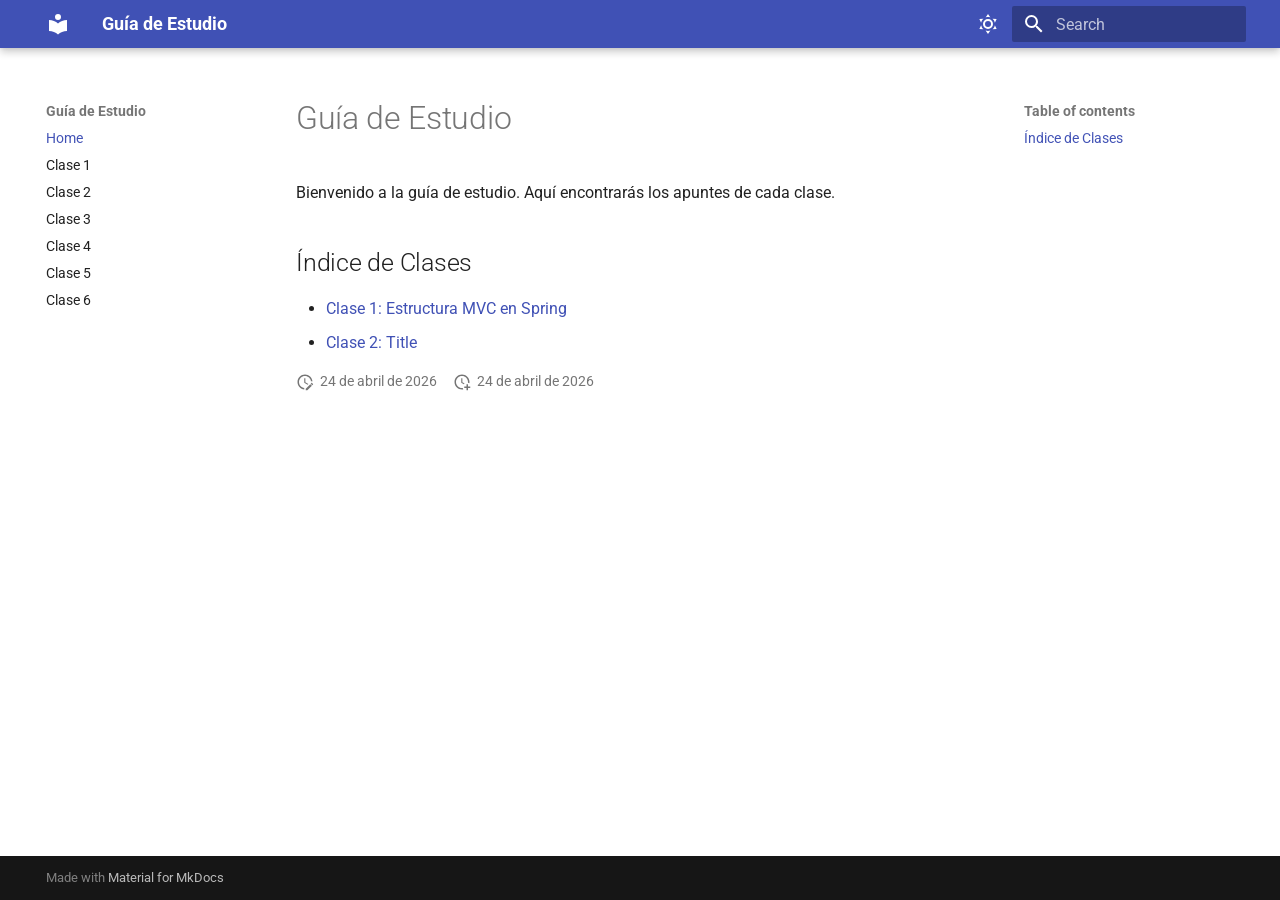
<file: index.html>
<!doctype html><html lang=en class=no-js> <head><meta charset=utf-8><meta name=viewport content="width=device-width,initial-scale=1"><meta name=description content="Apuntes de clases de programación"><link href=clase1/ rel=next><link rel=icon href=assets/images/favicon.png><meta name=generator content="mkdocs-1.6.1, mkdocs-material-9.7.3"><title>Guía de Estudio</title><link rel=stylesheet href=assets/stylesheets/main.484c7ddc.min.css><link rel=stylesheet href=assets/stylesheets/palette.ab4e12ef.min.css><link rel=preconnect href=https://fonts.gstatic.com crossorigin><link rel=stylesheet href="https://fonts.googleapis.com/css?family=Roboto:300,300i,400,400i,700,700i%7CRoboto+Mono:400,400i,700,700i&display=fallback"><style>:root{--md-text-font:"Roboto";--md-code-font:"Roboto Mono"}</style><link rel=stylesheet href=stylesheets/extra.css><script>__md_scope=new URL(".",location),__md_hash=e=>[...e].reduce(((e,_)=>(e<<5)-e+_.charCodeAt(0)),0),__md_get=(e,_=localStorage,t=__md_scope)=>JSON.parse(_.getItem(t.pathname+"."+e)),__md_set=(e,_,t=localStorage,a=__md_scope)=>{try{t.setItem(a.pathname+"."+e,JSON.stringify(_))}catch(e){}}</script></head> <body dir=ltr data-md-color-scheme=default data-md-color-primary=indigo data-md-color-accent=blue> <input class=md-toggle data-md-toggle=drawer type=checkbox id=__drawer autocomplete=off> <input class=md-toggle data-md-toggle=search type=checkbox id=__search autocomplete=off> <label class=md-overlay for=__drawer></label> <div data-md-component=skip> <a href=#guia-de-estudio class=md-skip> Skip to content </a> </div> <div data-md-component=announce> </div> <header class="md-header md-header--shadow" data-md-component=header> <nav class="md-header__inner md-grid" aria-label=Header> <a href=. title="Guía de Estudio" class="md-header__button md-logo" aria-label="Guía de Estudio" data-md-component=logo> <svg xmlns=http://www.w3.org/2000/svg viewbox="0 0 24 24"><path d="M12 8a3 3 0 0 0 3-3 3 3 0 0 0-3-3 3 3 0 0 0-3 3 3 3 0 0 0 3 3m0 3.54C9.64 9.35 6.5 8 3 8v11c3.5 0 6.64 1.35 9 3.54 2.36-2.19 5.5-3.54 9-3.54V8c-3.5 0-6.64 1.35-9 3.54"/></svg> </a> <label class="md-header__button md-icon" for=__drawer> <svg xmlns=http://www.w3.org/2000/svg viewbox="0 0 24 24"><path d="M3 6h18v2H3zm0 5h18v2H3zm0 5h18v2H3z"/></svg> </label> <div class=md-header__title data-md-component=header-title> <div class=md-header__ellipsis> <div class=md-header__topic> <span class=md-ellipsis> Guía de Estudio </span> </div> <div class=md-header__topic data-md-component=header-topic> <span class=md-ellipsis> Home </span> </div> </div> </div> <form class=md-header__option data-md-component=palette> <input class=md-option data-md-color-media data-md-color-scheme=default data-md-color-primary=indigo data-md-color-accent=blue aria-label="Modo oscuro" type=radio name=__palette id=__palette_0> <label class="md-header__button md-icon" title="Modo oscuro" for=__palette_1 hidden> <svg xmlns=http://www.w3.org/2000/svg viewbox="0 0 24 24"><path d="M12 7a5 5 0 0 1 5 5 5 5 0 0 1-5 5 5 5 0 0 1-5-5 5 5 0 0 1 5-5m0 2a3 3 0 0 0-3 3 3 3 0 0 0 3 3 3 3 0 0 0 3-3 3 3 0 0 0-3-3m0-7 2.39 3.42C13.65 5.15 12.84 5 12 5s-1.65.15-2.39.42zM3.34 7l4.16-.35A7.2 7.2 0 0 0 5.94 8.5c-.44.74-.69 1.5-.83 2.29zm.02 10 1.76-3.77a7.131 7.131 0 0 0 2.38 4.14zM20.65 7l-1.77 3.79a7.02 7.02 0 0 0-2.38-4.15zm-.01 10-4.14.36c.59-.51 1.12-1.14 1.54-1.86.42-.73.69-1.5.83-2.29zM12 22l-2.41-3.44c.74.27 1.55.44 2.41.44.82 0 1.63-.17 2.37-.44z"/></svg> </label> <input class=md-option data-md-color-media data-md-color-scheme=slate data-md-color-primary=blue data-md-color-accent=light-blue aria-label="Modo claro" type=radio name=__palette id=__palette_1> <label class="md-header__button md-icon" title="Modo claro" for=__palette_0 hidden> <svg xmlns=http://www.w3.org/2000/svg viewbox="0 0 24 24"><path d="m17.75 4.09-2.53 1.94.91 3.06-2.63-1.81-2.63 1.81.91-3.06-2.53-1.94L12.44 4l1.06-3 1.06 3zm3.5 6.91-1.64 1.25.59 1.98-1.7-1.17-1.7 1.17.59-1.98L15.75 11l2.06-.05L18.5 9l.69 1.95zm-2.28 4.95c.83-.08 1.72 1.1 1.19 1.85-.32.45-.66.87-1.08 1.27C15.17 23 8.84 23 4.94 19.07c-3.91-3.9-3.91-10.24 0-14.14.4-.4.82-.76 1.27-1.08.75-.53 1.93.36 1.85 1.19-.27 2.86.69 5.83 2.89 8.02a9.96 9.96 0 0 0 8.02 2.89m-1.64 2.02a12.08 12.08 0 0 1-7.8-3.47c-2.17-2.19-3.33-5-3.49-7.82-2.81 3.14-2.7 7.96.31 10.98 3.02 3.01 7.84 3.12 10.98.31"/></svg> </label> </form> <script>var palette=__md_get("__palette");if(palette&&palette.color){if("(prefers-color-scheme)"===palette.color.media){var media=matchMedia("(prefers-color-scheme: light)"),input=document.querySelector(media.matches?"[data-md-color-media='(prefers-color-scheme: light)']":"[data-md-color-media='(prefers-color-scheme: dark)']");palette.color.media=input.getAttribute("data-md-color-media"),palette.color.scheme=input.getAttribute("data-md-color-scheme"),palette.color.primary=input.getAttribute("data-md-color-primary"),palette.color.accent=input.getAttribute("data-md-color-accent")}for(var[key,value]of Object.entries(palette.color))document.body.setAttribute("data-md-color-"+key,value)}</script> <label class="md-header__button md-icon" for=__search> <svg xmlns=http://www.w3.org/2000/svg viewbox="0 0 24 24"><path d="M9.5 3A6.5 6.5 0 0 1 16 9.5c0 1.61-.59 3.09-1.56 4.23l.27.27h.79l5 5-1.5 1.5-5-5v-.79l-.27-.27A6.52 6.52 0 0 1 9.5 16 6.5 6.5 0 0 1 3 9.5 6.5 6.5 0 0 1 9.5 3m0 2C7 5 5 7 5 9.5S7 14 9.5 14 14 12 14 9.5 12 5 9.5 5"/></svg> </label> <div class=md-search data-md-component=search role=dialog> <label class=md-search__overlay for=__search></label> <div class=md-search__inner role=search> <form class=md-search__form name=search> <input type=text class=md-search__input name=query aria-label=Search placeholder=Search autocapitalize=off autocorrect=off autocomplete=off spellcheck=false data-md-component=search-query required> <label class="md-search__icon md-icon" for=__search> <svg xmlns=http://www.w3.org/2000/svg viewbox="0 0 24 24"><path d="M9.5 3A6.5 6.5 0 0 1 16 9.5c0 1.61-.59 3.09-1.56 4.23l.27.27h.79l5 5-1.5 1.5-5-5v-.79l-.27-.27A6.52 6.52 0 0 1 9.5 16 6.5 6.5 0 0 1 3 9.5 6.5 6.5 0 0 1 9.5 3m0 2C7 5 5 7 5 9.5S7 14 9.5 14 14 12 14 9.5 12 5 9.5 5"/></svg> <svg xmlns=http://www.w3.org/2000/svg viewbox="0 0 24 24"><path d="M20 11v2H8l5.5 5.5-1.42 1.42L4.16 12l7.92-7.92L13.5 5.5 8 11z"/></svg> </label> <nav class=md-search__options aria-label=Search> <a href=javascript:void(0) class="md-search__icon md-icon" title=Share aria-label=Share data-clipboard data-clipboard-text data-md-component=search-share tabindex=-1> <svg xmlns=http://www.w3.org/2000/svg viewbox="0 0 24 24"><path d="M18 16.08c-.76 0-1.44.3-1.96.77L8.91 12.7c.05-.23.09-.46.09-.7s-.04-.47-.09-.7l7.05-4.11c.54.5 1.25.81 2.04.81a3 3 0 0 0 3-3 3 3 0 0 0-3-3 3 3 0 0 0-3 3c0 .24.04.47.09.7L8.04 9.81C7.5 9.31 6.79 9 6 9a3 3 0 0 0-3 3 3 3 0 0 0 3 3c.79 0 1.5-.31 2.04-.81l7.12 4.15c-.05.21-.08.43-.08.66 0 1.61 1.31 2.91 2.92 2.91s2.92-1.3 2.92-2.91A2.92 2.92 0 0 0 18 16.08"/></svg> </a> <button type=reset class="md-search__icon md-icon" title=Clear aria-label=Clear tabindex=-1> <svg xmlns=http://www.w3.org/2000/svg viewbox="0 0 24 24"><path d="M19 6.41 17.59 5 12 10.59 6.41 5 5 6.41 10.59 12 5 17.59 6.41 19 12 13.41 17.59 19 19 17.59 13.41 12z"/></svg> </button> </nav> </form> <div class=md-search__output> <div class=md-search__scrollwrap tabindex=0 data-md-scrollfix> <div class=md-search-result data-md-component=search-result> <div class=md-search-result__meta> Initializing search </div> <ol class=md-search-result__list role=presentation></ol> </div> </div> </div> </div> </div> </nav> </header> <div class=md-container data-md-component=container> <main class=md-main data-md-component=main> <div class="md-main__inner md-grid"> <div class="md-sidebar md-sidebar--primary" data-md-component=sidebar data-md-type=navigation> <div class=md-sidebar__scrollwrap> <div class=md-sidebar__inner> <nav class="md-nav md-nav--primary" aria-label=Navigation data-md-level=0> <label class=md-nav__title for=__drawer> <a href=. title="Guía de Estudio" class="md-nav__button md-logo" aria-label="Guía de Estudio" data-md-component=logo> <svg xmlns=http://www.w3.org/2000/svg viewbox="0 0 24 24"><path d="M12 8a3 3 0 0 0 3-3 3 3 0 0 0-3-3 3 3 0 0 0-3 3 3 3 0 0 0 3 3m0 3.54C9.64 9.35 6.5 8 3 8v11c3.5 0 6.64 1.35 9 3.54 2.36-2.19 5.5-3.54 9-3.54V8c-3.5 0-6.64 1.35-9 3.54"/></svg> </a> Guía de Estudio </label> <ul class=md-nav__list data-md-scrollfix> <li class="md-nav__item md-nav__item--active"> <input class="md-nav__toggle md-toggle" type=checkbox id=__toc> <label class="md-nav__link md-nav__link--active" for=__toc> <span class=md-ellipsis> Home </span> <span class="md-nav__icon md-icon"></span> </label> <a href=. class="md-nav__link md-nav__link--active"> <span class=md-ellipsis> Home </span> </a> <nav class="md-nav md-nav--secondary" aria-label="Table of contents"> <label class=md-nav__title for=__toc> <span class="md-nav__icon md-icon"></span> Table of contents </label> <ul class=md-nav__list data-md-component=toc data-md-scrollfix> <li class=md-nav__item> <a href=#indice-de-clases class=md-nav__link> <span class=md-ellipsis> Índice de Clases </span> </a> </li> </ul> </nav> </li> <li class=md-nav__item> <a href=clase1/ class=md-nav__link> <span class=md-ellipsis> Clase 1 </span> </a> </li> <li class=md-nav__item> <a href=clase2/ class=md-nav__link> <span class=md-ellipsis> Clase 2 </span> </a> </li> <li class=md-nav__item> <a href=clase3/ class=md-nav__link> <span class=md-ellipsis> Clase 3 </span> </a> </li> <li class=md-nav__item> <a href=clase4/ class=md-nav__link> <span class=md-ellipsis> Clase 4 </span> </a> </li> <li class=md-nav__item> <a href=clase5/ class=md-nav__link> <span class=md-ellipsis> Clase 5 </span> </a> </li> <li class=md-nav__item> <a href=clase6/ class=md-nav__link> <span class=md-ellipsis> Clase 6 </span> </a> </li> </ul> </nav> </div> </div> </div> <div class="md-sidebar md-sidebar--secondary" data-md-component=sidebar data-md-type=toc> <div class=md-sidebar__scrollwrap> <div class=md-sidebar__inner> <nav class="md-nav md-nav--secondary" aria-label="Table of contents"> <label class=md-nav__title for=__toc> <span class="md-nav__icon md-icon"></span> Table of contents </label> <ul class=md-nav__list data-md-component=toc data-md-scrollfix> <li class=md-nav__item> <a href=#indice-de-clases class=md-nav__link> <span class=md-ellipsis> Índice de Clases </span> </a> </li> </ul> </nav> </div> </div> </div> <div class=md-content data-md-component=content> <article class="md-content__inner md-typeset"> <h1 id=guia-de-estudio>Guía de Estudio<a class=headerlink href=#guia-de-estudio title="Permanent link">&para;</a></h1> <p>Bienvenido a la guía de estudio. Aquí encontrarás los apuntes de cada clase.</p> <h2 id=indice-de-clases>Índice de Clases<a class=headerlink href=#indice-de-clases title="Permanent link">&para;</a></h2> <ul> <li><a href=clase1/ >Clase 1: Estructura MVC en Spring</a></li> <li><a href=clase2/ >Clase 2: Title</a></li> </ul> <aside class=md-source-file> <span class=md-source-file__fact> <span class=md-icon title="Last update"> <svg xmlns=http://www.w3.org/2000/svg viewbox="0 0 24 24"><path d="M21 13.1c-.1 0-.3.1-.4.2l-1 1 2.1 2.1 1-1c.2-.2.2-.6 0-.8l-1.3-1.3c-.1-.1-.2-.2-.4-.2m-1.9 1.8-6.1 6V23h2.1l6.1-6.1zM12.5 7v5.2l4 2.4-1 1L11 13V7zM11 21.9c-5.1-.5-9-4.8-9-9.9C2 6.5 6.5 2 12 2c5.3 0 9.6 4.1 10 9.3-.3-.1-.6-.2-1-.2s-.7.1-1 .2C19.6 7.2 16.2 4 12 4c-4.4 0-8 3.6-8 8 0 4.1 3.1 7.5 7.1 7.9l-.1.2z"/></svg> </span> <span class="git-revision-date-localized-plugin git-revision-date-localized-plugin-date" title="24 de abril de 2026 16:50:12 UTC">24 de abril de 2026</span> </span> <span class=md-source-file__fact> <span class=md-icon title=Created> <svg xmlns=http://www.w3.org/2000/svg viewbox="0 0 24 24"><path d="M14.47 15.08 11 13V7h1.5v5.25l3.08 1.83c-.41.28-.79.62-1.11 1m-1.39 4.84c-.36.05-.71.08-1.08.08-4.42 0-8-3.58-8-8s3.58-8 8-8 8 3.58 8 8c0 .37-.03.72-.08 1.08.69.1 1.33.32 1.92.64.1-.56.16-1.13.16-1.72 0-5.5-4.5-10-10-10S2 6.5 2 12s4.47 10 10 10c.59 0 1.16-.06 1.72-.16-.32-.59-.54-1.23-.64-1.92M18 15v3h-3v2h3v3h2v-3h3v-2h-3v-3z"/></svg> </span> <span class="git-revision-date-localized-plugin git-revision-date-localized-plugin-date" title="24 de abril de 2026 16:50:12 UTC">24 de abril de 2026</span> </span> </aside> </article> </div> <script>var target=document.getElementById(location.hash.slice(1));target&&target.name&&(target.checked=target.name.startsWith("__tabbed_"))</script> </div> </main> <footer class=md-footer> <div class="md-footer-meta md-typeset"> <div class="md-footer-meta__inner md-grid"> <div class=md-copyright> Made with <a href=https://squidfunk.github.io/mkdocs-material/ target=_blank rel=noopener> Material for MkDocs </a> </div> </div> </div> </footer> </div> <div class=md-dialog data-md-component=dialog> <div class="md-dialog__inner md-typeset"></div> </div> <script id=__config type=application/json>{"annotate": null, "base": ".", "features": ["navigation.instant", "navigation.tracking", "search.highlight", "search.share"], "search": "assets/javascripts/workers/search.2c215733.min.js", "tags": null, "translations": {"clipboard.copied": "Copied to clipboard", "clipboard.copy": "Copy to clipboard", "search.result.more.one": "1 more on this page", "search.result.more.other": "# more on this page", "search.result.none": "No matching documents", "search.result.one": "1 matching document", "search.result.other": "# matching documents", "search.result.placeholder": "Type to start searching", "search.result.term.missing": "Missing", "select.version": "Select version"}, "version": null}</script> <script src=assets/javascripts/bundle.79ae519e.min.js></script> </body> </html>
</file>
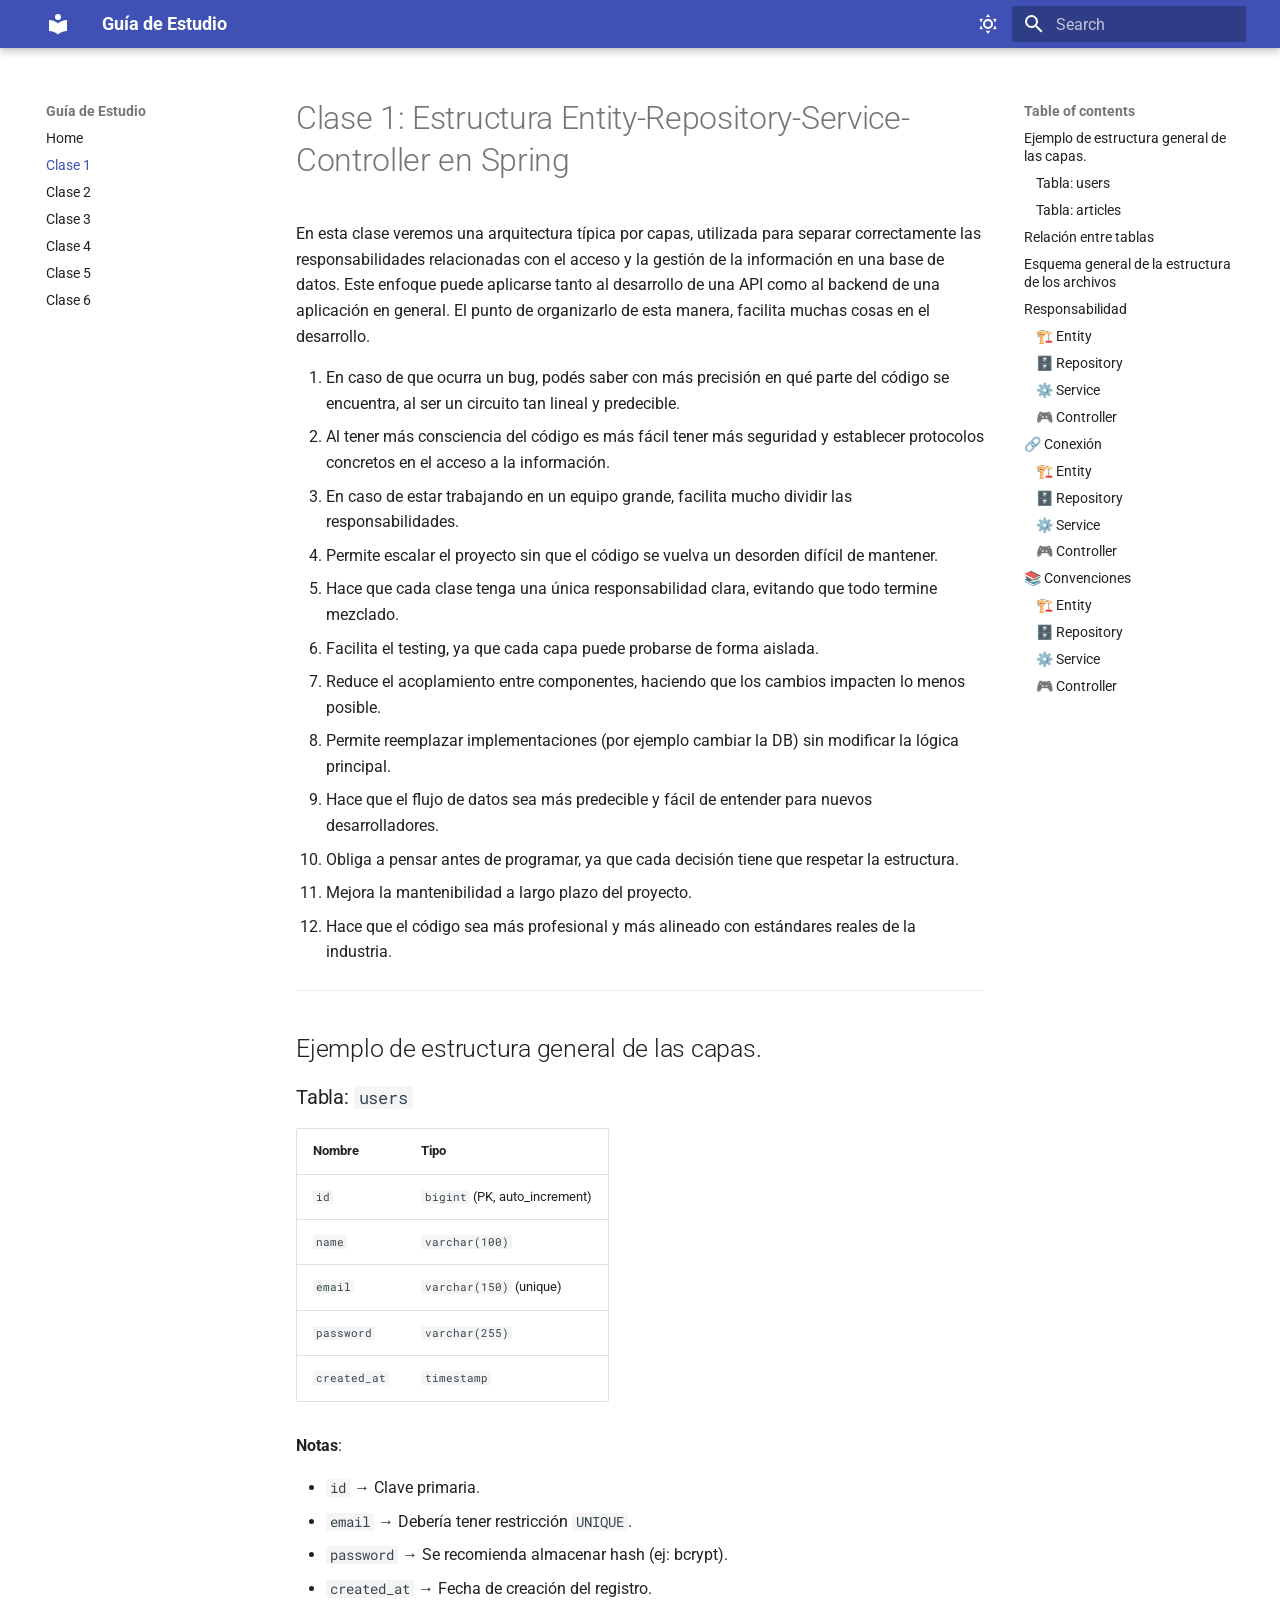
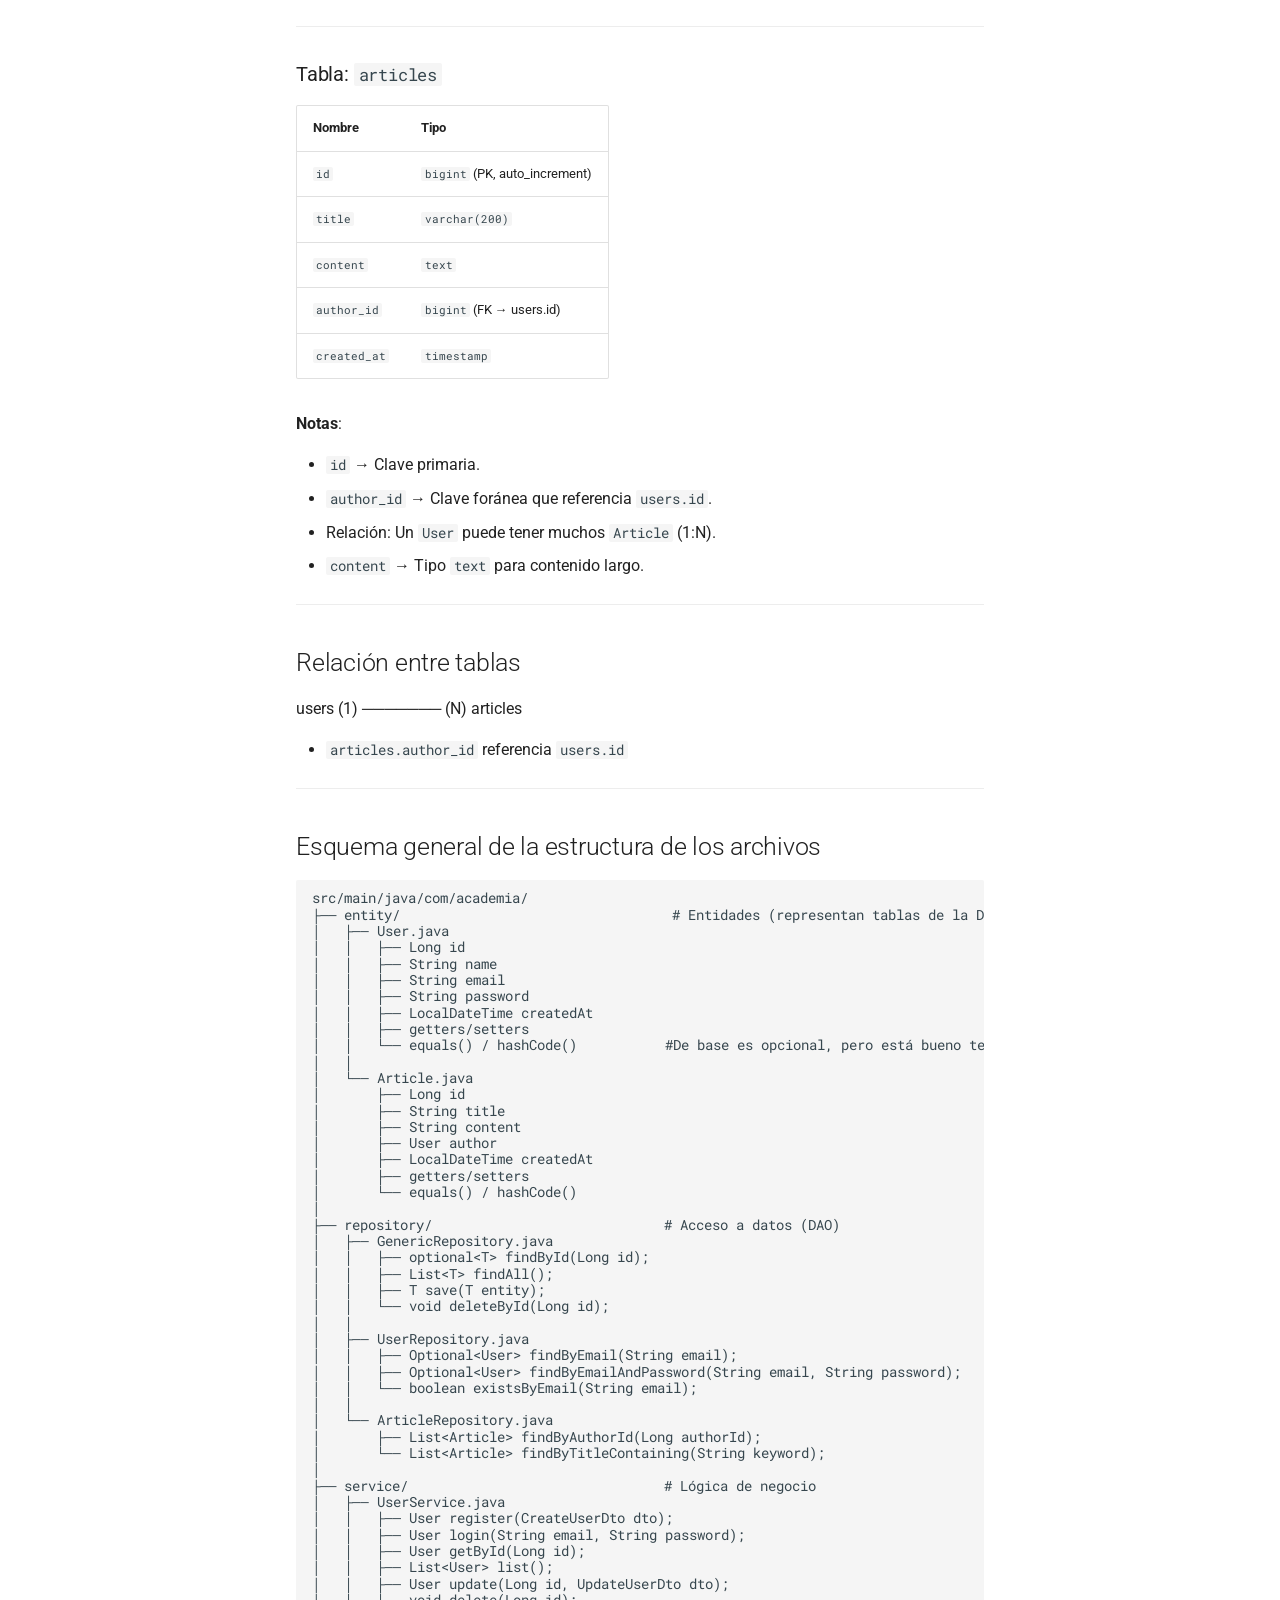
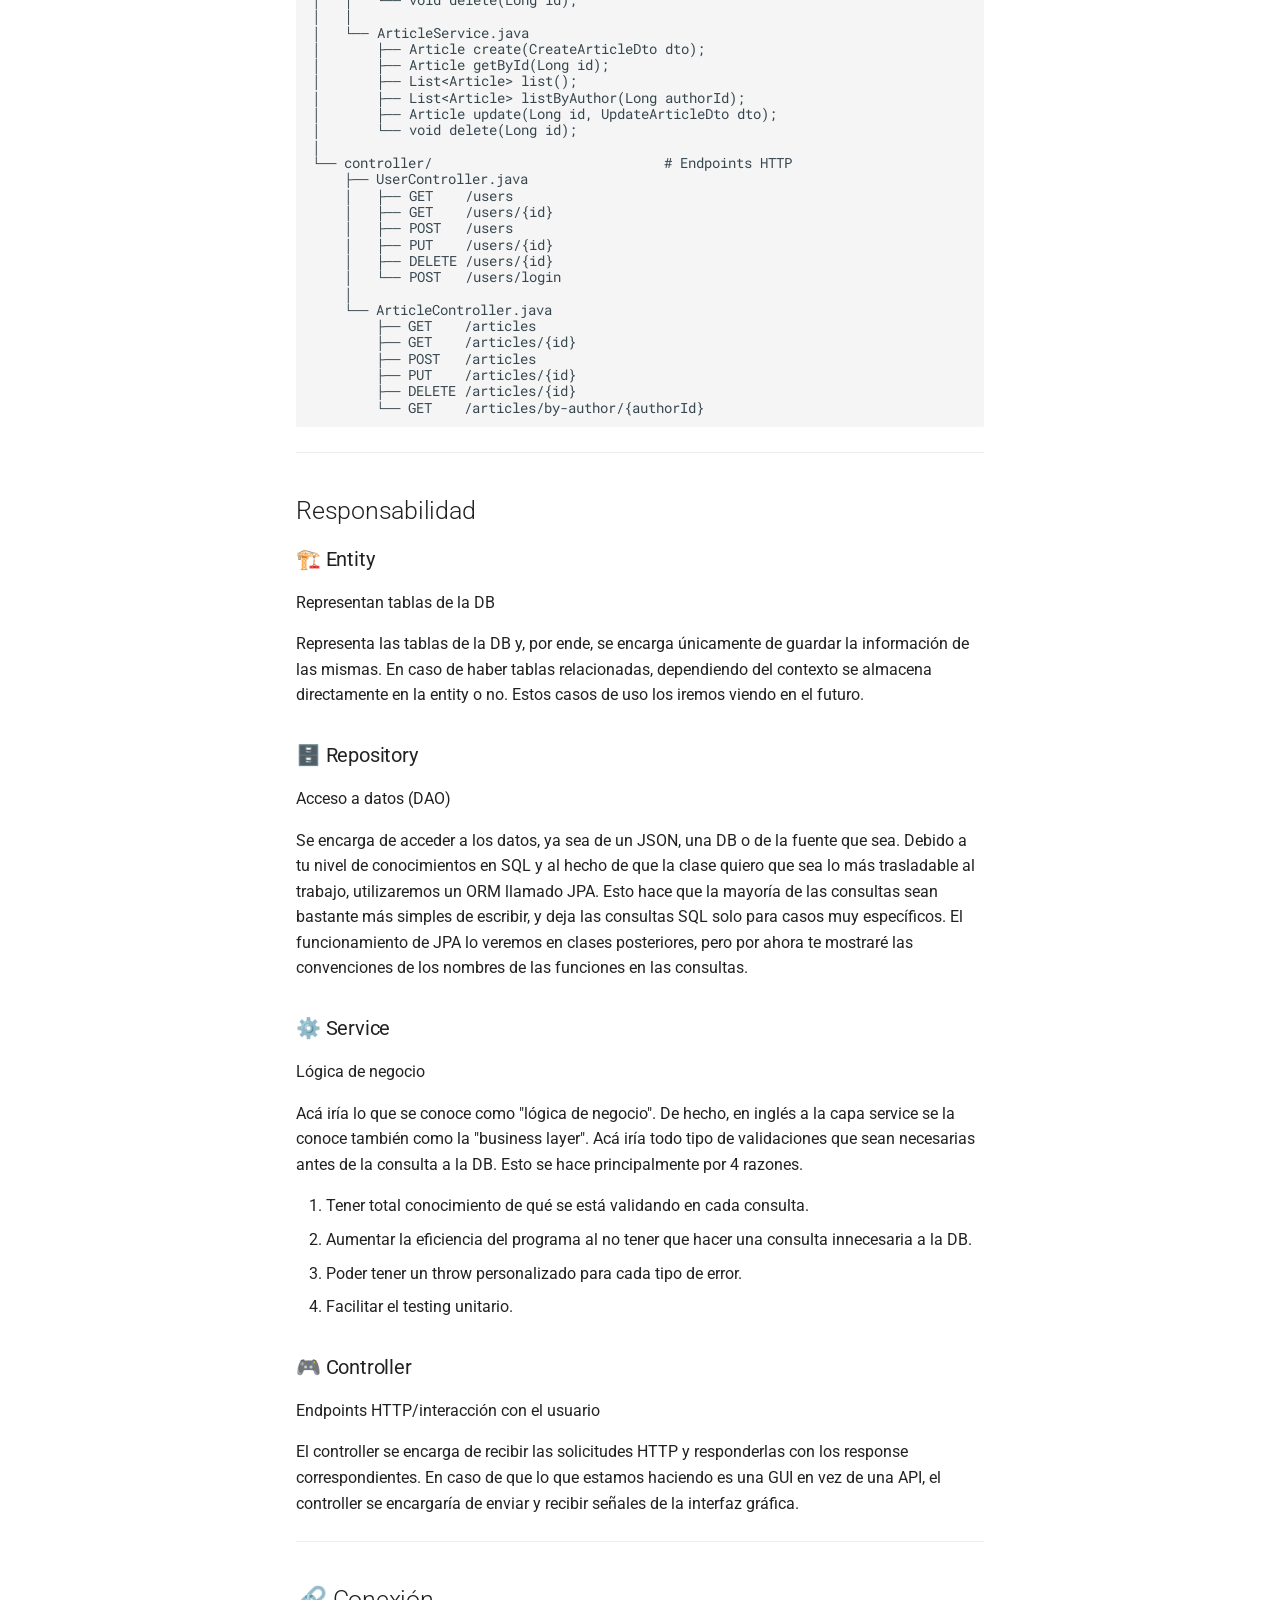
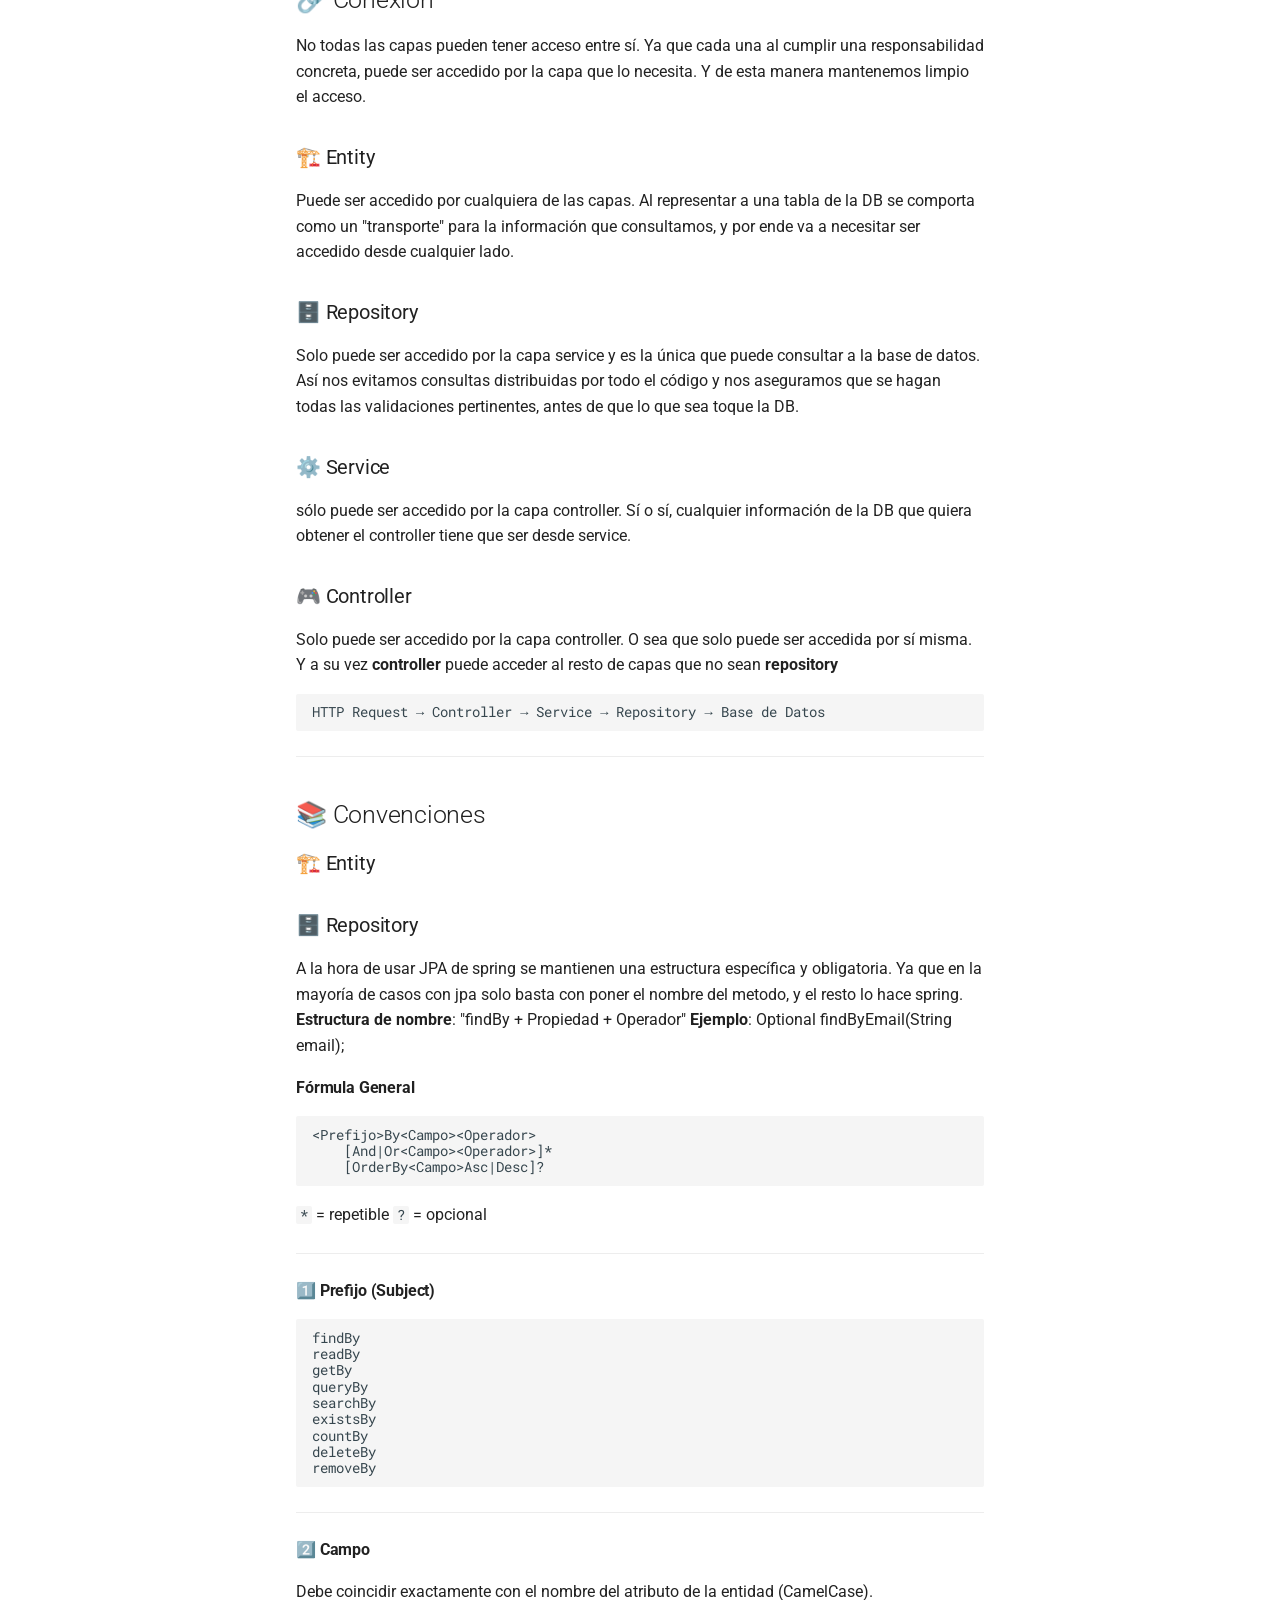
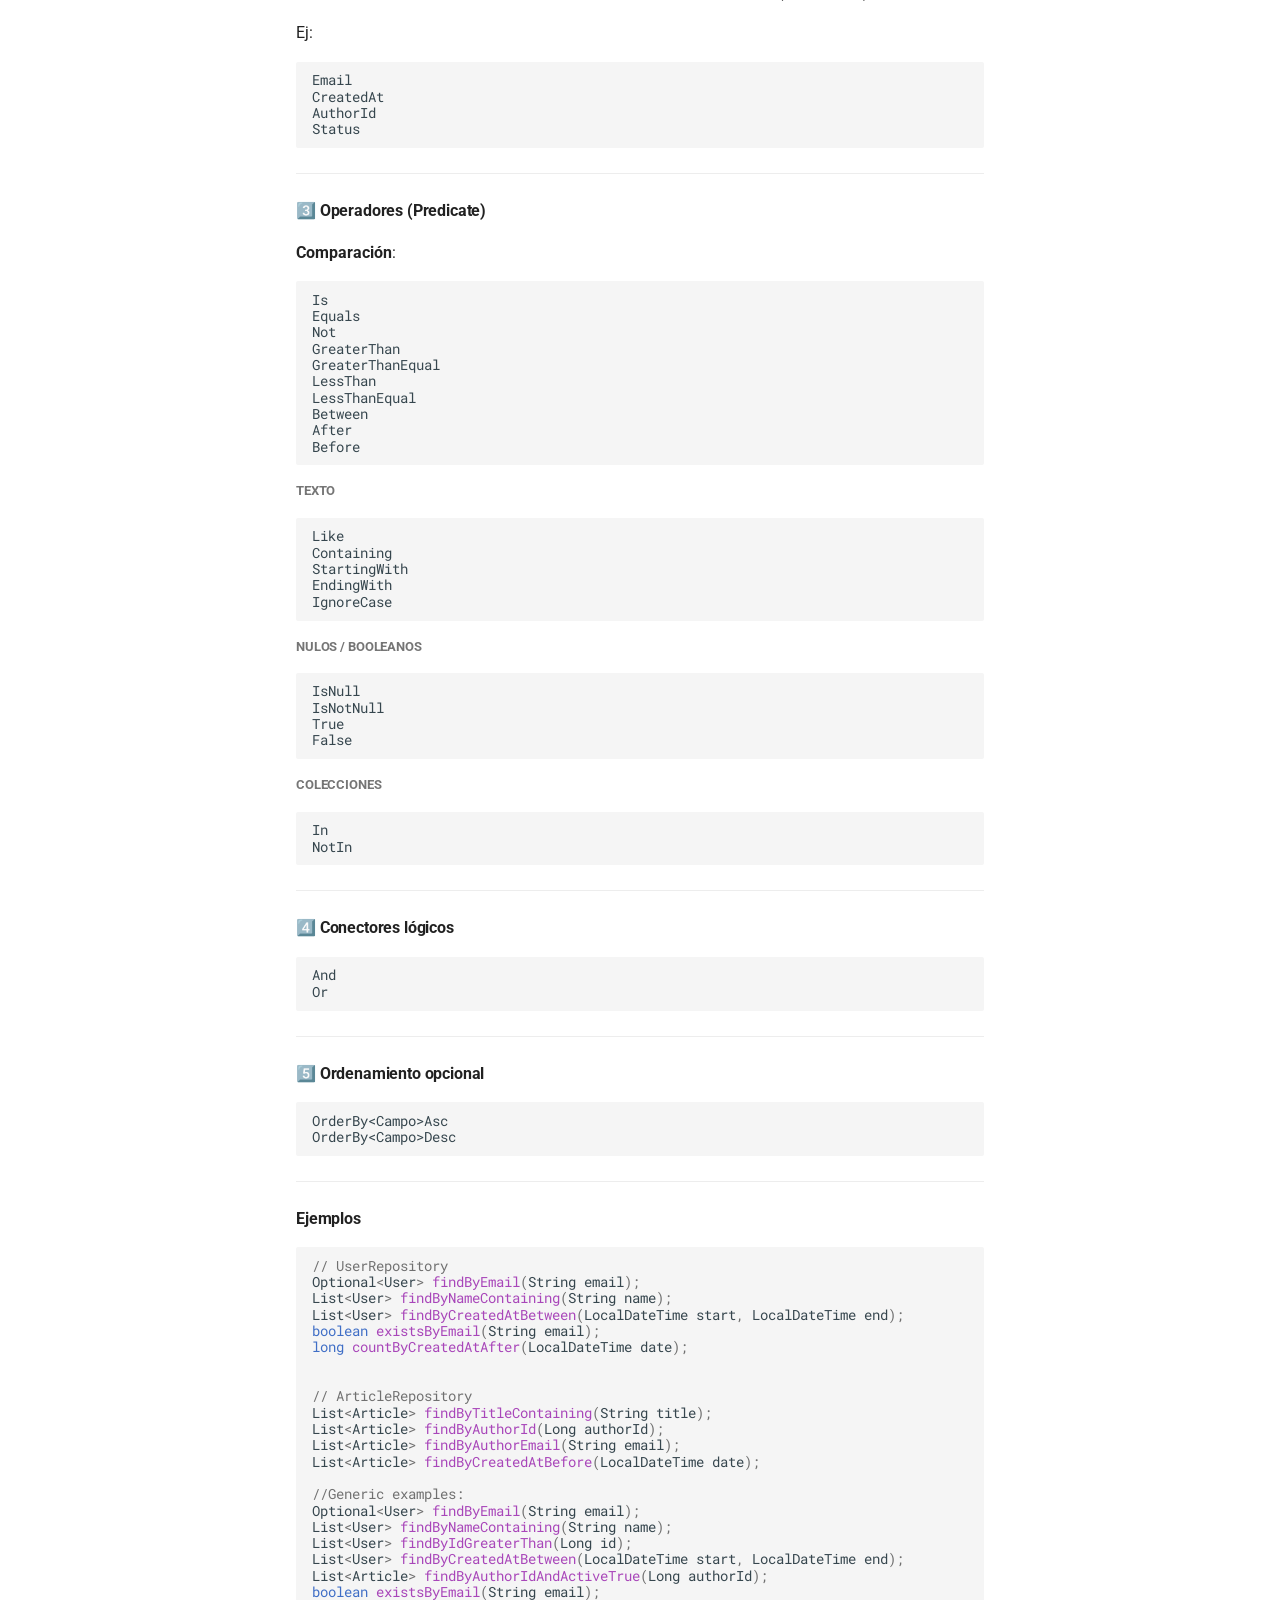
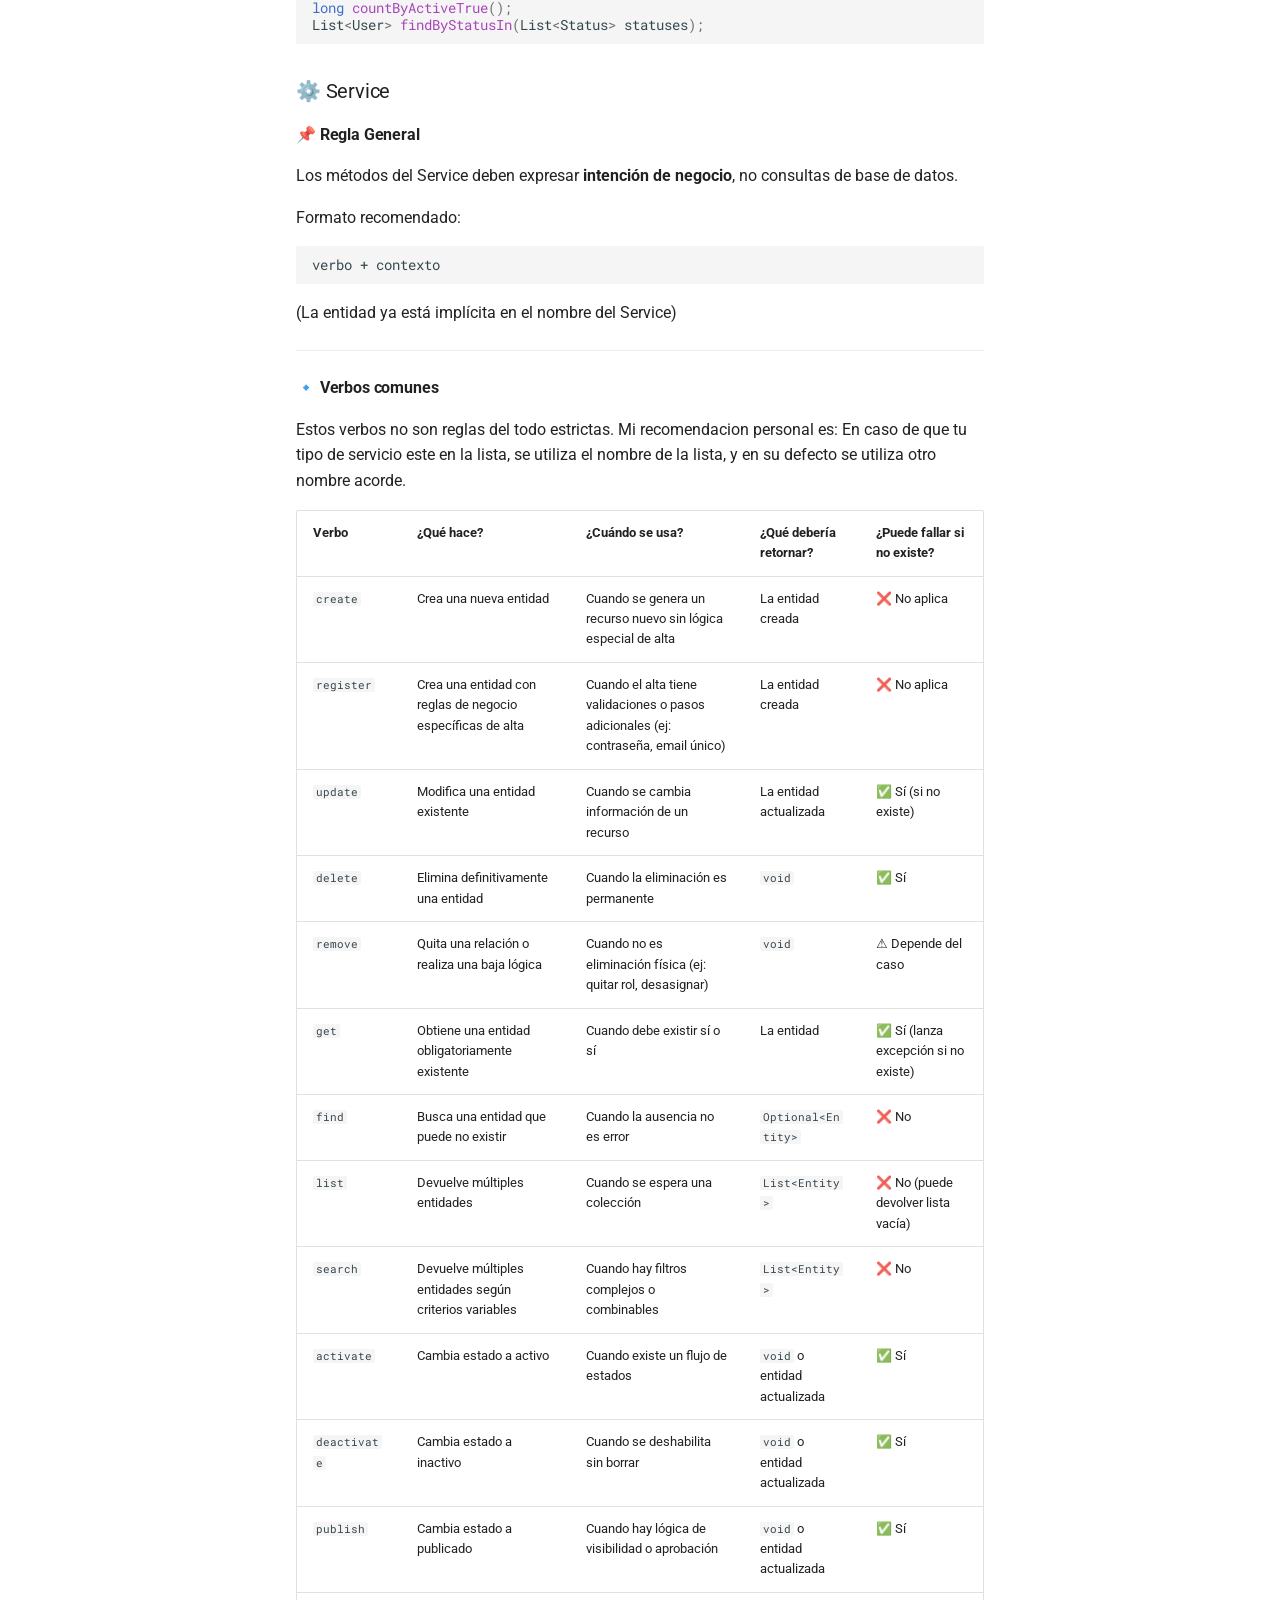
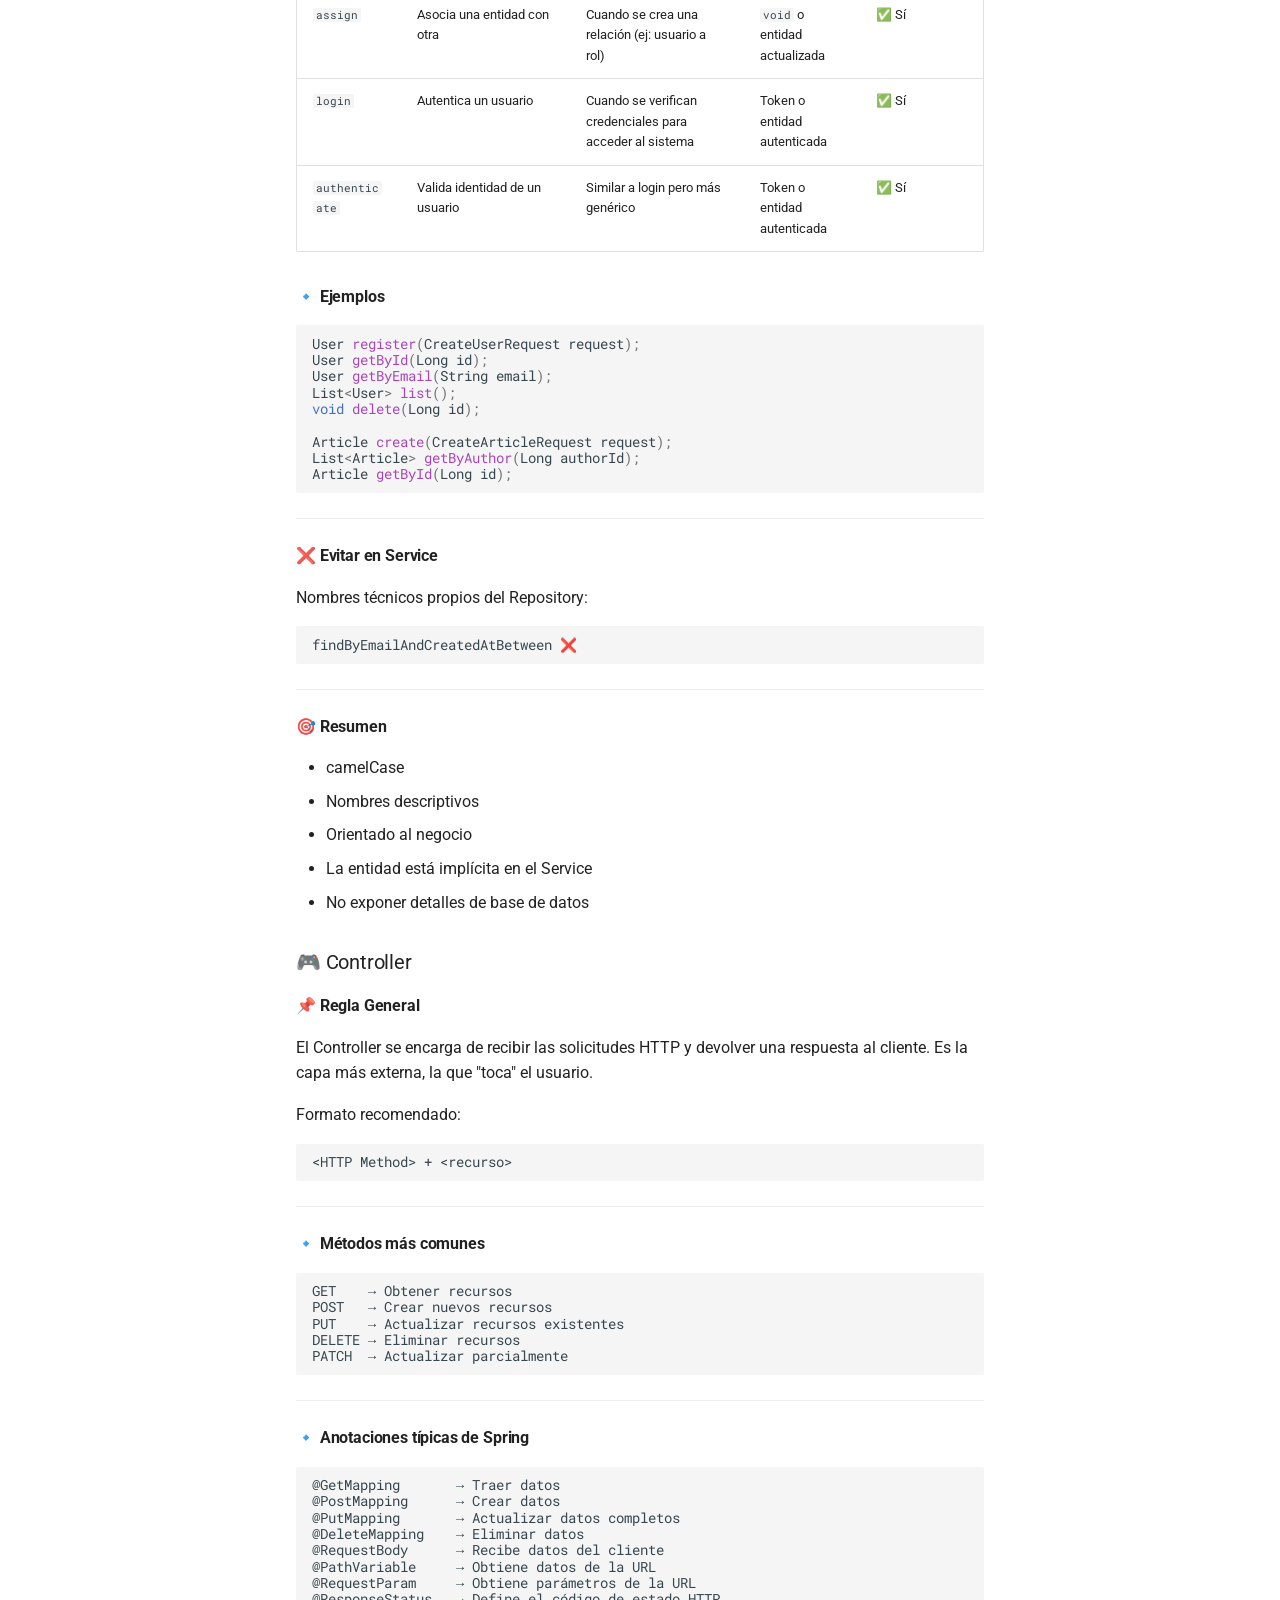
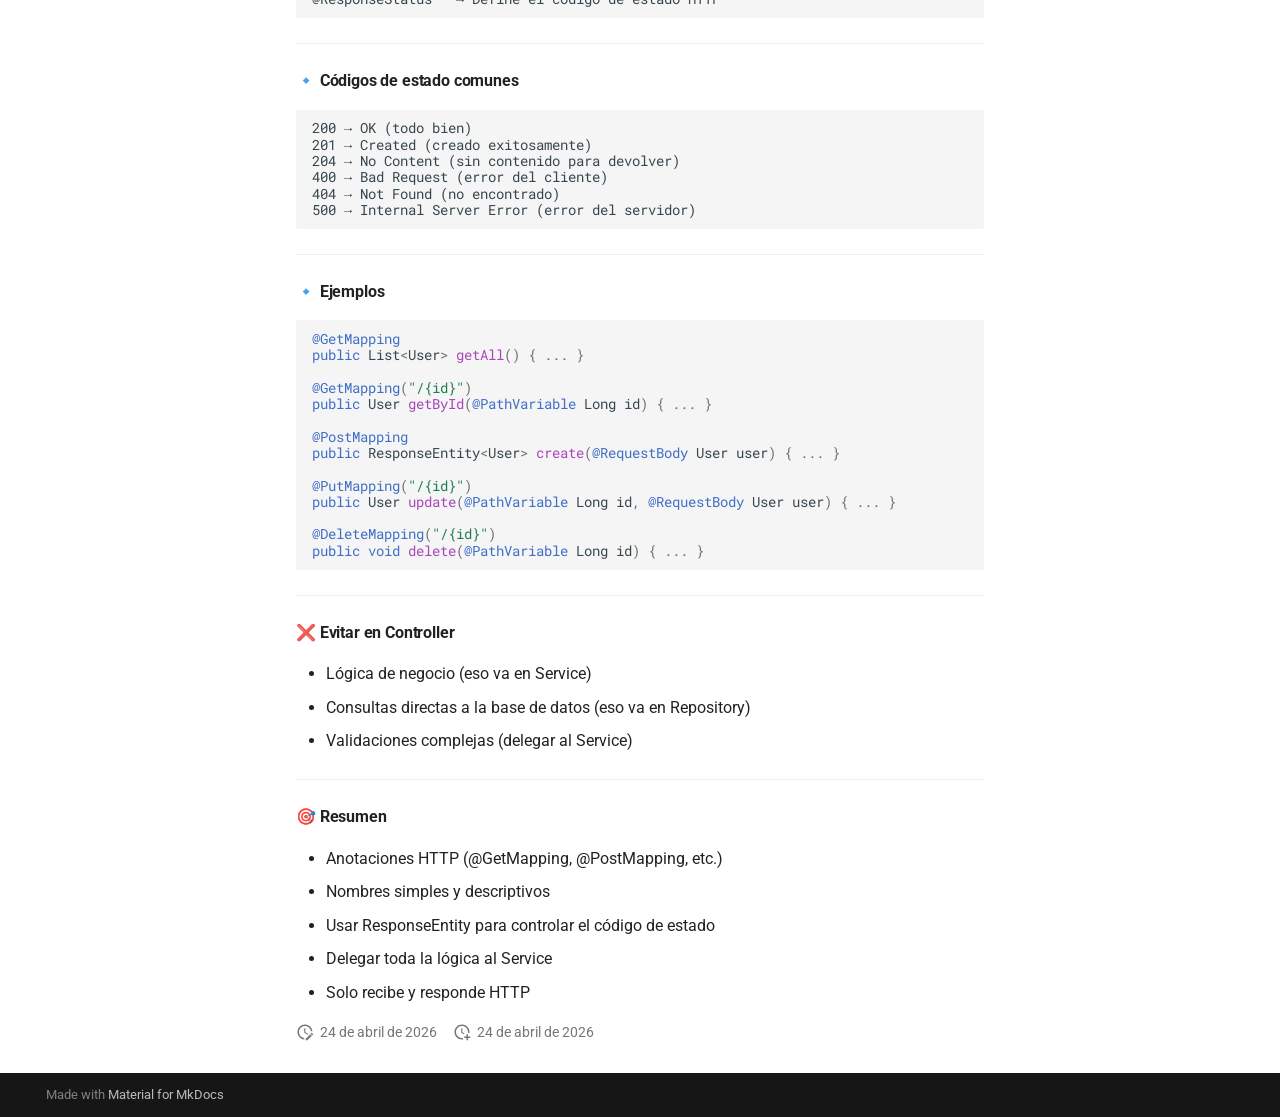
<file: clase1/index.html>
<!doctype html><html lang=en class=no-js> <head><meta charset=utf-8><meta name=viewport content="width=device-width,initial-scale=1"><meta name=description content="Apuntes de clases de programación"><link rel=prev href=..><link href=../clase2/ rel=next><link rel=icon href=../assets/images/favicon.png><meta name=generator content="mkdocs-1.6.1, mkdocs-material-9.7.3"><title>Clase 1 - Guía de Estudio</title><link rel=stylesheet href=../assets/stylesheets/main.484c7ddc.min.css><link rel=stylesheet href=../assets/stylesheets/palette.ab4e12ef.min.css><link rel=preconnect href=https://fonts.gstatic.com crossorigin><link rel=stylesheet href="https://fonts.googleapis.com/css?family=Roboto:300,300i,400,400i,700,700i%7CRoboto+Mono:400,400i,700,700i&display=fallback"><style>:root{--md-text-font:"Roboto";--md-code-font:"Roboto Mono"}</style><link rel=stylesheet href=../stylesheets/extra.css><script>__md_scope=new URL("..",location),__md_hash=e=>[...e].reduce(((e,_)=>(e<<5)-e+_.charCodeAt(0)),0),__md_get=(e,_=localStorage,t=__md_scope)=>JSON.parse(_.getItem(t.pathname+"."+e)),__md_set=(e,_,t=localStorage,a=__md_scope)=>{try{t.setItem(a.pathname+"."+e,JSON.stringify(_))}catch(e){}}</script></head> <body dir=ltr data-md-color-scheme=default data-md-color-primary=indigo data-md-color-accent=blue> <input class=md-toggle data-md-toggle=drawer type=checkbox id=__drawer autocomplete=off> <input class=md-toggle data-md-toggle=search type=checkbox id=__search autocomplete=off> <label class=md-overlay for=__drawer></label> <div data-md-component=skip> <a href=#clase-1-estructura-entity-repository-service-controller-en-spring class=md-skip> Skip to content </a> </div> <div data-md-component=announce> </div> <header class="md-header md-header--shadow" data-md-component=header> <nav class="md-header__inner md-grid" aria-label=Header> <a href=.. title="Guía de Estudio" class="md-header__button md-logo" aria-label="Guía de Estudio" data-md-component=logo> <svg xmlns=http://www.w3.org/2000/svg viewbox="0 0 24 24"><path d="M12 8a3 3 0 0 0 3-3 3 3 0 0 0-3-3 3 3 0 0 0-3 3 3 3 0 0 0 3 3m0 3.54C9.64 9.35 6.5 8 3 8v11c3.5 0 6.64 1.35 9 3.54 2.36-2.19 5.5-3.54 9-3.54V8c-3.5 0-6.64 1.35-9 3.54"/></svg> </a> <label class="md-header__button md-icon" for=__drawer> <svg xmlns=http://www.w3.org/2000/svg viewbox="0 0 24 24"><path d="M3 6h18v2H3zm0 5h18v2H3zm0 5h18v2H3z"/></svg> </label> <div class=md-header__title data-md-component=header-title> <div class=md-header__ellipsis> <div class=md-header__topic> <span class=md-ellipsis> Guía de Estudio </span> </div> <div class=md-header__topic data-md-component=header-topic> <span class=md-ellipsis> Clase 1 </span> </div> </div> </div> <form class=md-header__option data-md-component=palette> <input class=md-option data-md-color-media data-md-color-scheme=default data-md-color-primary=indigo data-md-color-accent=blue aria-label="Modo oscuro" type=radio name=__palette id=__palette_0> <label class="md-header__button md-icon" title="Modo oscuro" for=__palette_1 hidden> <svg xmlns=http://www.w3.org/2000/svg viewbox="0 0 24 24"><path d="M12 7a5 5 0 0 1 5 5 5 5 0 0 1-5 5 5 5 0 0 1-5-5 5 5 0 0 1 5-5m0 2a3 3 0 0 0-3 3 3 3 0 0 0 3 3 3 3 0 0 0 3-3 3 3 0 0 0-3-3m0-7 2.39 3.42C13.65 5.15 12.84 5 12 5s-1.65.15-2.39.42zM3.34 7l4.16-.35A7.2 7.2 0 0 0 5.94 8.5c-.44.74-.69 1.5-.83 2.29zm.02 10 1.76-3.77a7.131 7.131 0 0 0 2.38 4.14zM20.65 7l-1.77 3.79a7.02 7.02 0 0 0-2.38-4.15zm-.01 10-4.14.36c.59-.51 1.12-1.14 1.54-1.86.42-.73.69-1.5.83-2.29zM12 22l-2.41-3.44c.74.27 1.55.44 2.41.44.82 0 1.63-.17 2.37-.44z"/></svg> </label> <input class=md-option data-md-color-media data-md-color-scheme=slate data-md-color-primary=blue data-md-color-accent=light-blue aria-label="Modo claro" type=radio name=__palette id=__palette_1> <label class="md-header__button md-icon" title="Modo claro" for=__palette_0 hidden> <svg xmlns=http://www.w3.org/2000/svg viewbox="0 0 24 24"><path d="m17.75 4.09-2.53 1.94.91 3.06-2.63-1.81-2.63 1.81.91-3.06-2.53-1.94L12.44 4l1.06-3 1.06 3zm3.5 6.91-1.64 1.25.59 1.98-1.7-1.17-1.7 1.17.59-1.98L15.75 11l2.06-.05L18.5 9l.69 1.95zm-2.28 4.95c.83-.08 1.72 1.1 1.19 1.85-.32.45-.66.87-1.08 1.27C15.17 23 8.84 23 4.94 19.07c-3.91-3.9-3.91-10.24 0-14.14.4-.4.82-.76 1.27-1.08.75-.53 1.93.36 1.85 1.19-.27 2.86.69 5.83 2.89 8.02a9.96 9.96 0 0 0 8.02 2.89m-1.64 2.02a12.08 12.08 0 0 1-7.8-3.47c-2.17-2.19-3.33-5-3.49-7.82-2.81 3.14-2.7 7.96.31 10.98 3.02 3.01 7.84 3.12 10.98.31"/></svg> </label> </form> <script>var palette=__md_get("__palette");if(palette&&palette.color){if("(prefers-color-scheme)"===palette.color.media){var media=matchMedia("(prefers-color-scheme: light)"),input=document.querySelector(media.matches?"[data-md-color-media='(prefers-color-scheme: light)']":"[data-md-color-media='(prefers-color-scheme: dark)']");palette.color.media=input.getAttribute("data-md-color-media"),palette.color.scheme=input.getAttribute("data-md-color-scheme"),palette.color.primary=input.getAttribute("data-md-color-primary"),palette.color.accent=input.getAttribute("data-md-color-accent")}for(var[key,value]of Object.entries(palette.color))document.body.setAttribute("data-md-color-"+key,value)}</script> <label class="md-header__button md-icon" for=__search> <svg xmlns=http://www.w3.org/2000/svg viewbox="0 0 24 24"><path d="M9.5 3A6.5 6.5 0 0 1 16 9.5c0 1.61-.59 3.09-1.56 4.23l.27.27h.79l5 5-1.5 1.5-5-5v-.79l-.27-.27A6.52 6.52 0 0 1 9.5 16 6.5 6.5 0 0 1 3 9.5 6.5 6.5 0 0 1 9.5 3m0 2C7 5 5 7 5 9.5S7 14 9.5 14 14 12 14 9.5 12 5 9.5 5"/></svg> </label> <div class=md-search data-md-component=search role=dialog> <label class=md-search__overlay for=__search></label> <div class=md-search__inner role=search> <form class=md-search__form name=search> <input type=text class=md-search__input name=query aria-label=Search placeholder=Search autocapitalize=off autocorrect=off autocomplete=off spellcheck=false data-md-component=search-query required> <label class="md-search__icon md-icon" for=__search> <svg xmlns=http://www.w3.org/2000/svg viewbox="0 0 24 24"><path d="M9.5 3A6.5 6.5 0 0 1 16 9.5c0 1.61-.59 3.09-1.56 4.23l.27.27h.79l5 5-1.5 1.5-5-5v-.79l-.27-.27A6.52 6.52 0 0 1 9.5 16 6.5 6.5 0 0 1 3 9.5 6.5 6.5 0 0 1 9.5 3m0 2C7 5 5 7 5 9.5S7 14 9.5 14 14 12 14 9.5 12 5 9.5 5"/></svg> <svg xmlns=http://www.w3.org/2000/svg viewbox="0 0 24 24"><path d="M20 11v2H8l5.5 5.5-1.42 1.42L4.16 12l7.92-7.92L13.5 5.5 8 11z"/></svg> </label> <nav class=md-search__options aria-label=Search> <a href=javascript:void(0) class="md-search__icon md-icon" title=Share aria-label=Share data-clipboard data-clipboard-text data-md-component=search-share tabindex=-1> <svg xmlns=http://www.w3.org/2000/svg viewbox="0 0 24 24"><path d="M18 16.08c-.76 0-1.44.3-1.96.77L8.91 12.7c.05-.23.09-.46.09-.7s-.04-.47-.09-.7l7.05-4.11c.54.5 1.25.81 2.04.81a3 3 0 0 0 3-3 3 3 0 0 0-3-3 3 3 0 0 0-3 3c0 .24.04.47.09.7L8.04 9.81C7.5 9.31 6.79 9 6 9a3 3 0 0 0-3 3 3 3 0 0 0 3 3c.79 0 1.5-.31 2.04-.81l7.12 4.15c-.05.21-.08.43-.08.66 0 1.61 1.31 2.91 2.92 2.91s2.92-1.3 2.92-2.91A2.92 2.92 0 0 0 18 16.08"/></svg> </a> <button type=reset class="md-search__icon md-icon" title=Clear aria-label=Clear tabindex=-1> <svg xmlns=http://www.w3.org/2000/svg viewbox="0 0 24 24"><path d="M19 6.41 17.59 5 12 10.59 6.41 5 5 6.41 10.59 12 5 17.59 6.41 19 12 13.41 17.59 19 19 17.59 13.41 12z"/></svg> </button> </nav> </form> <div class=md-search__output> <div class=md-search__scrollwrap tabindex=0 data-md-scrollfix> <div class=md-search-result data-md-component=search-result> <div class=md-search-result__meta> Initializing search </div> <ol class=md-search-result__list role=presentation></ol> </div> </div> </div> </div> </div> </nav> </header> <div class=md-container data-md-component=container> <main class=md-main data-md-component=main> <div class="md-main__inner md-grid"> <div class="md-sidebar md-sidebar--primary" data-md-component=sidebar data-md-type=navigation> <div class=md-sidebar__scrollwrap> <div class=md-sidebar__inner> <nav class="md-nav md-nav--primary" aria-label=Navigation data-md-level=0> <label class=md-nav__title for=__drawer> <a href=.. title="Guía de Estudio" class="md-nav__button md-logo" aria-label="Guía de Estudio" data-md-component=logo> <svg xmlns=http://www.w3.org/2000/svg viewbox="0 0 24 24"><path d="M12 8a3 3 0 0 0 3-3 3 3 0 0 0-3-3 3 3 0 0 0-3 3 3 3 0 0 0 3 3m0 3.54C9.64 9.35 6.5 8 3 8v11c3.5 0 6.64 1.35 9 3.54 2.36-2.19 5.5-3.54 9-3.54V8c-3.5 0-6.64 1.35-9 3.54"/></svg> </a> Guía de Estudio </label> <ul class=md-nav__list data-md-scrollfix> <li class=md-nav__item> <a href=.. class=md-nav__link> <span class=md-ellipsis> Home </span> </a> </li> <li class="md-nav__item md-nav__item--active"> <input class="md-nav__toggle md-toggle" type=checkbox id=__toc> <label class="md-nav__link md-nav__link--active" for=__toc> <span class=md-ellipsis> Clase 1 </span> <span class="md-nav__icon md-icon"></span> </label> <a href=./ class="md-nav__link md-nav__link--active"> <span class=md-ellipsis> Clase 1 </span> </a> <nav class="md-nav md-nav--secondary" aria-label="Table of contents"> <label class=md-nav__title for=__toc> <span class="md-nav__icon md-icon"></span> Table of contents </label> <ul class=md-nav__list data-md-component=toc data-md-scrollfix> <li class=md-nav__item> <a href=#ejemplo-de-estructura-general-de-las-capas class=md-nav__link> <span class=md-ellipsis> Ejemplo de estructura general de las capas. </span> </a> <nav class=md-nav aria-label="Ejemplo de estructura general de las capas."> <ul class=md-nav__list> <li class=md-nav__item> <a href=#tabla-users class=md-nav__link> <span class=md-ellipsis> Tabla: users </span> </a> </li> <li class=md-nav__item> <a href=#tabla-articles class=md-nav__link> <span class=md-ellipsis> Tabla: articles </span> </a> </li> </ul> </nav> </li> <li class=md-nav__item> <a href=#relacion-entre-tablas class=md-nav__link> <span class=md-ellipsis> Relación entre tablas </span> </a> </li> <li class=md-nav__item> <a href=#esquema-general-de-la-estructura-de-los-archivos class=md-nav__link> <span class=md-ellipsis> Esquema general de la estructura de los archivos </span> </a> </li> <li class=md-nav__item> <a href=#responsabilidad class=md-nav__link> <span class=md-ellipsis> Responsabilidad </span> </a> <nav class=md-nav aria-label=Responsabilidad> <ul class=md-nav__list> <li class=md-nav__item> <a href=#entity class=md-nav__link> <span class=md-ellipsis> 🏗️ Entity </span> </a> </li> <li class=md-nav__item> <a href=#repository class=md-nav__link> <span class=md-ellipsis> 🗄️ Repository </span> </a> </li> <li class=md-nav__item> <a href=#service class=md-nav__link> <span class=md-ellipsis> ⚙️ Service </span> </a> </li> <li class=md-nav__item> <a href=#controller class=md-nav__link> <span class=md-ellipsis> 🎮 Controller </span> </a> </li> </ul> </nav> </li> <li class=md-nav__item> <a href=#conexion class=md-nav__link> <span class=md-ellipsis> 🔗 Conexión </span> </a> <nav class=md-nav aria-label="🔗 Conexión"> <ul class=md-nav__list> <li class=md-nav__item> <a href=#entity_1 class=md-nav__link> <span class=md-ellipsis> 🏗️ Entity </span> </a> </li> <li class=md-nav__item> <a href=#repository_1 class=md-nav__link> <span class=md-ellipsis> 🗄️ Repository </span> </a> </li> <li class=md-nav__item> <a href=#service_1 class=md-nav__link> <span class=md-ellipsis> ⚙️ Service </span> </a> </li> <li class=md-nav__item> <a href=#controller_1 class=md-nav__link> <span class=md-ellipsis> 🎮 Controller </span> </a> </li> </ul> </nav> </li> <li class=md-nav__item> <a href=#convenciones class=md-nav__link> <span class=md-ellipsis> 📚 Convenciones </span> </a> <nav class=md-nav aria-label="📚 Convenciones"> <ul class=md-nav__list> <li class=md-nav__item> <a href=#entity_2 class=md-nav__link> <span class=md-ellipsis> 🏗️ Entity </span> </a> </li> <li class=md-nav__item> <a href=#repository_2 class=md-nav__link> <span class=md-ellipsis> 🗄️ Repository </span> </a> </li> <li class=md-nav__item> <a href=#service_2 class=md-nav__link> <span class=md-ellipsis> ⚙️ Service </span> </a> </li> <li class=md-nav__item> <a href=#controller_2 class=md-nav__link> <span class=md-ellipsis> 🎮 Controller </span> </a> </li> </ul> </nav> </li> </ul> </nav> </li> <li class=md-nav__item> <a href=../clase2/ class=md-nav__link> <span class=md-ellipsis> Clase 2 </span> </a> </li> <li class=md-nav__item> <a href=../clase3/ class=md-nav__link> <span class=md-ellipsis> Clase 3 </span> </a> </li> <li class=md-nav__item> <a href=../clase4/ class=md-nav__link> <span class=md-ellipsis> Clase 4 </span> </a> </li> <li class=md-nav__item> <a href=../clase5/ class=md-nav__link> <span class=md-ellipsis> Clase 5 </span> </a> </li> <li class=md-nav__item> <a href=../clase6/ class=md-nav__link> <span class=md-ellipsis> Clase 6 </span> </a> </li> </ul> </nav> </div> </div> </div> <div class="md-sidebar md-sidebar--secondary" data-md-component=sidebar data-md-type=toc> <div class=md-sidebar__scrollwrap> <div class=md-sidebar__inner> <nav class="md-nav md-nav--secondary" aria-label="Table of contents"> <label class=md-nav__title for=__toc> <span class="md-nav__icon md-icon"></span> Table of contents </label> <ul class=md-nav__list data-md-component=toc data-md-scrollfix> <li class=md-nav__item> <a href=#ejemplo-de-estructura-general-de-las-capas class=md-nav__link> <span class=md-ellipsis> Ejemplo de estructura general de las capas. </span> </a> <nav class=md-nav aria-label="Ejemplo de estructura general de las capas."> <ul class=md-nav__list> <li class=md-nav__item> <a href=#tabla-users class=md-nav__link> <span class=md-ellipsis> Tabla: users </span> </a> </li> <li class=md-nav__item> <a href=#tabla-articles class=md-nav__link> <span class=md-ellipsis> Tabla: articles </span> </a> </li> </ul> </nav> </li> <li class=md-nav__item> <a href=#relacion-entre-tablas class=md-nav__link> <span class=md-ellipsis> Relación entre tablas </span> </a> </li> <li class=md-nav__item> <a href=#esquema-general-de-la-estructura-de-los-archivos class=md-nav__link> <span class=md-ellipsis> Esquema general de la estructura de los archivos </span> </a> </li> <li class=md-nav__item> <a href=#responsabilidad class=md-nav__link> <span class=md-ellipsis> Responsabilidad </span> </a> <nav class=md-nav aria-label=Responsabilidad> <ul class=md-nav__list> <li class=md-nav__item> <a href=#entity class=md-nav__link> <span class=md-ellipsis> 🏗️ Entity </span> </a> </li> <li class=md-nav__item> <a href=#repository class=md-nav__link> <span class=md-ellipsis> 🗄️ Repository </span> </a> </li> <li class=md-nav__item> <a href=#service class=md-nav__link> <span class=md-ellipsis> ⚙️ Service </span> </a> </li> <li class=md-nav__item> <a href=#controller class=md-nav__link> <span class=md-ellipsis> 🎮 Controller </span> </a> </li> </ul> </nav> </li> <li class=md-nav__item> <a href=#conexion class=md-nav__link> <span class=md-ellipsis> 🔗 Conexión </span> </a> <nav class=md-nav aria-label="🔗 Conexión"> <ul class=md-nav__list> <li class=md-nav__item> <a href=#entity_1 class=md-nav__link> <span class=md-ellipsis> 🏗️ Entity </span> </a> </li> <li class=md-nav__item> <a href=#repository_1 class=md-nav__link> <span class=md-ellipsis> 🗄️ Repository </span> </a> </li> <li class=md-nav__item> <a href=#service_1 class=md-nav__link> <span class=md-ellipsis> ⚙️ Service </span> </a> </li> <li class=md-nav__item> <a href=#controller_1 class=md-nav__link> <span class=md-ellipsis> 🎮 Controller </span> </a> </li> </ul> </nav> </li> <li class=md-nav__item> <a href=#convenciones class=md-nav__link> <span class=md-ellipsis> 📚 Convenciones </span> </a> <nav class=md-nav aria-label="📚 Convenciones"> <ul class=md-nav__list> <li class=md-nav__item> <a href=#entity_2 class=md-nav__link> <span class=md-ellipsis> 🏗️ Entity </span> </a> </li> <li class=md-nav__item> <a href=#repository_2 class=md-nav__link> <span class=md-ellipsis> 🗄️ Repository </span> </a> </li> <li class=md-nav__item> <a href=#service_2 class=md-nav__link> <span class=md-ellipsis> ⚙️ Service </span> </a> </li> <li class=md-nav__item> <a href=#controller_2 class=md-nav__link> <span class=md-ellipsis> 🎮 Controller </span> </a> </li> </ul> </nav> </li> </ul> </nav> </div> </div> </div> <div class=md-content data-md-component=content> <article class="md-content__inner md-typeset"> <h1 id=clase-1-estructura-entity-repository-service-controller-en-spring>Clase 1: Estructura Entity-Repository-Service-Controller en Spring<a class=headerlink href=#clase-1-estructura-entity-repository-service-controller-en-spring title="Permanent link">&para;</a></h1> <p>En esta clase veremos una arquitectura típica por capas, utilizada para separar correctamente las responsabilidades relacionadas con el acceso y la gestión de la información en una base de datos. Este enfoque puede aplicarse tanto al desarrollo de una API como al backend de una aplicación en general. El punto de organizarlo de esta manera, facilita muchas cosas en el desarrollo.</p> <ol> <li>En caso de que ocurra un bug, podés saber con más precisión en qué parte del código se encuentra, al ser un circuito tan lineal y predecible.</li> <li>Al tener más consciencia del código es más fácil tener más seguridad y establecer protocolos concretos en el acceso a la información.</li> <li>En caso de estar trabajando en un equipo grande, facilita mucho dividir las responsabilidades.</li> <li>Permite escalar el proyecto sin que el código se vuelva un desorden difícil de mantener.</li> <li>Hace que cada clase tenga una única responsabilidad clara, evitando que todo termine mezclado.</li> <li>Facilita el testing, ya que cada capa puede probarse de forma aislada.</li> <li>Reduce el acoplamiento entre componentes, haciendo que los cambios impacten lo menos posible.</li> <li>Permite reemplazar implementaciones (por ejemplo cambiar la DB) sin modificar la lógica principal.</li> <li>Hace que el flujo de datos sea más predecible y fácil de entender para nuevos desarrolladores.</li> <li>Obliga a pensar antes de programar, ya que cada decisión tiene que respetar la estructura.</li> <li>Mejora la mantenibilidad a largo plazo del proyecto.</li> <li>Hace que el código sea más profesional y más alineado con estándares reales de la industria.</li> </ol> <hr> <h2 id=ejemplo-de-estructura-general-de-las-capas>Ejemplo de estructura general de las capas.<a class=headerlink href=#ejemplo-de-estructura-general-de-las-capas title="Permanent link">&para;</a></h2> <h3 id=tabla-users>Tabla: <code>users</code><a class=headerlink href=#tabla-users title="Permanent link">&para;</a></h3> <table> <thead> <tr> <th>Nombre</th> <th>Tipo</th> </tr> </thead> <tbody> <tr> <td><code>id</code></td> <td><code>bigint</code> (PK, auto_increment)</td> </tr> <tr> <td><code>name</code></td> <td><code>varchar(100)</code></td> </tr> <tr> <td><code>email</code></td> <td><code>varchar(150)</code> (unique)</td> </tr> <tr> <td><code>password</code></td> <td><code>varchar(255)</code></td> </tr> <tr> <td><code>created_at</code></td> <td><code>timestamp</code></td> </tr> </tbody> </table> <p><strong>Notas</strong>:</p> <ul> <li><code>id</code> → Clave primaria.</li> <li><code>email</code> → Debería tener restricción <code>UNIQUE</code>.</li> <li><code>password</code> → Se recomienda almacenar hash (ej: bcrypt).</li> <li><code>created_at</code> → Fecha de creación del registro.</li> </ul> <hr> <h3 id=tabla-articles>Tabla: <code>articles</code><a class=headerlink href=#tabla-articles title="Permanent link">&para;</a></h3> <table> <thead> <tr> <th>Nombre</th> <th>Tipo</th> </tr> </thead> <tbody> <tr> <td><code>id</code></td> <td><code>bigint</code> (PK, auto_increment)</td> </tr> <tr> <td><code>title</code></td> <td><code>varchar(200)</code></td> </tr> <tr> <td><code>content</code></td> <td><code>text</code></td> </tr> <tr> <td><code>author_id</code></td> <td><code>bigint</code> (FK → users.id)</td> </tr> <tr> <td><code>created_at</code></td> <td><code>timestamp</code></td> </tr> </tbody> </table> <p><strong>Notas</strong>:</p> <ul> <li><code>id</code> → Clave primaria.</li> <li><code>author_id</code> → Clave foránea que referencia <code>users.id</code>.</li> <li>Relación: Un <code>User</code> puede tener muchos <code>Article</code> (1:N).</li> <li><code>content</code> → Tipo <code>text</code> para contenido largo.</li> </ul> <hr> <h2 id=relacion-entre-tablas>Relación entre tablas<a class=headerlink href=#relacion-entre-tablas title="Permanent link">&para;</a></h2> <p>users (1) ─────── (N) articles</p> <ul> <li><code>articles.author_id</code> referencia <code>users.id</code></li> </ul> <hr> <h2 id=esquema-general-de-la-estructura-de-los-archivos>Esquema general de la estructura de los archivos<a class=headerlink href=#esquema-general-de-la-estructura-de-los-archivos title="Permanent link">&para;</a></h2> <div class="language-text highlight"><pre><span></span><code><span id=__span-0-1><a id=__codelineno-0-1 name=__codelineno-0-1 href=#__codelineno-0-1></a>src/main/java/com/academia/
</span><span id=__span-0-2><a id=__codelineno-0-2 name=__codelineno-0-2 href=#__codelineno-0-2></a>├── entity/                                  # Entidades (representan tablas de la DB)
</span><span id=__span-0-3><a id=__codelineno-0-3 name=__codelineno-0-3 href=#__codelineno-0-3></a>│   ├── User.java
</span><span id=__span-0-4><a id=__codelineno-0-4 name=__codelineno-0-4 href=#__codelineno-0-4></a>│   │   ├── Long id
</span><span id=__span-0-5><a id=__codelineno-0-5 name=__codelineno-0-5 href=#__codelineno-0-5></a>│   │   ├── String name
</span><span id=__span-0-6><a id=__codelineno-0-6 name=__codelineno-0-6 href=#__codelineno-0-6></a>│   │   ├── String email
</span><span id=__span-0-7><a id=__codelineno-0-7 name=__codelineno-0-7 href=#__codelineno-0-7></a>│   │   ├── String password
</span><span id=__span-0-8><a id=__codelineno-0-8 name=__codelineno-0-8 href=#__codelineno-0-8></a>│   │   ├── LocalDateTime createdAt
</span><span id=__span-0-9><a id=__codelineno-0-9 name=__codelineno-0-9 href=#__codelineno-0-9></a>│   │   ├── getters/setters
</span><span id=__span-0-10><a id=__codelineno-0-10 name=__codelineno-0-10 href=#__codelineno-0-10></a>│   │   └── equals() / hashCode()           #De base es opcional, pero está bueno tenerlo de antemano en proyectos grandes
</span><span id=__span-0-11><a id=__codelineno-0-11 name=__codelineno-0-11 href=#__codelineno-0-11></a>│   │
</span><span id=__span-0-12><a id=__codelineno-0-12 name=__codelineno-0-12 href=#__codelineno-0-12></a>│   └── Article.java
</span><span id=__span-0-13><a id=__codelineno-0-13 name=__codelineno-0-13 href=#__codelineno-0-13></a>│       ├── Long id
</span><span id=__span-0-14><a id=__codelineno-0-14 name=__codelineno-0-14 href=#__codelineno-0-14></a>│       ├── String title
</span><span id=__span-0-15><a id=__codelineno-0-15 name=__codelineno-0-15 href=#__codelineno-0-15></a>│       ├── String content
</span><span id=__span-0-16><a id=__codelineno-0-16 name=__codelineno-0-16 href=#__codelineno-0-16></a>│       ├── User author
</span><span id=__span-0-17><a id=__codelineno-0-17 name=__codelineno-0-17 href=#__codelineno-0-17></a>│       ├── LocalDateTime createdAt
</span><span id=__span-0-18><a id=__codelineno-0-18 name=__codelineno-0-18 href=#__codelineno-0-18></a>│       ├── getters/setters
</span><span id=__span-0-19><a id=__codelineno-0-19 name=__codelineno-0-19 href=#__codelineno-0-19></a>│       └── equals() / hashCode()
</span><span id=__span-0-20><a id=__codelineno-0-20 name=__codelineno-0-20 href=#__codelineno-0-20></a>│
</span><span id=__span-0-21><a id=__codelineno-0-21 name=__codelineno-0-21 href=#__codelineno-0-21></a>├── repository/                             # Acceso a datos (DAO)
</span><span id=__span-0-22><a id=__codelineno-0-22 name=__codelineno-0-22 href=#__codelineno-0-22></a>│   ├── GenericRepository.java
</span><span id=__span-0-23><a id=__codelineno-0-23 name=__codelineno-0-23 href=#__codelineno-0-23></a>│   │   ├── optional&lt;T&gt; findById(Long id);
</span><span id=__span-0-24><a id=__codelineno-0-24 name=__codelineno-0-24 href=#__codelineno-0-24></a>│   │   ├── List&lt;T&gt; findAll();
</span><span id=__span-0-25><a id=__codelineno-0-25 name=__codelineno-0-25 href=#__codelineno-0-25></a>│   │   ├── T save(T entity);
</span><span id=__span-0-26><a id=__codelineno-0-26 name=__codelineno-0-26 href=#__codelineno-0-26></a>│   │   └── void deleteById(Long id);
</span><span id=__span-0-27><a id=__codelineno-0-27 name=__codelineno-0-27 href=#__codelineno-0-27></a>│   │
</span><span id=__span-0-28><a id=__codelineno-0-28 name=__codelineno-0-28 href=#__codelineno-0-28></a>│   ├── UserRepository.java
</span><span id=__span-0-29><a id=__codelineno-0-29 name=__codelineno-0-29 href=#__codelineno-0-29></a>│   │   ├── Optional&lt;User&gt; findByEmail(String email);
</span><span id=__span-0-30><a id=__codelineno-0-30 name=__codelineno-0-30 href=#__codelineno-0-30></a>│   │   ├── Optional&lt;User&gt; findByEmailAndPassword(String email, String password);
</span><span id=__span-0-31><a id=__codelineno-0-31 name=__codelineno-0-31 href=#__codelineno-0-31></a>│   │   └── boolean existsByEmail(String email);
</span><span id=__span-0-32><a id=__codelineno-0-32 name=__codelineno-0-32 href=#__codelineno-0-32></a>│   │
</span><span id=__span-0-33><a id=__codelineno-0-33 name=__codelineno-0-33 href=#__codelineno-0-33></a>│   └── ArticleRepository.java
</span><span id=__span-0-34><a id=__codelineno-0-34 name=__codelineno-0-34 href=#__codelineno-0-34></a>│       ├── List&lt;Article&gt; findByAuthorId(Long authorId);
</span><span id=__span-0-35><a id=__codelineno-0-35 name=__codelineno-0-35 href=#__codelineno-0-35></a>│       └── List&lt;Article&gt; findByTitleContaining(String keyword);
</span><span id=__span-0-36><a id=__codelineno-0-36 name=__codelineno-0-36 href=#__codelineno-0-36></a>│
</span><span id=__span-0-37><a id=__codelineno-0-37 name=__codelineno-0-37 href=#__codelineno-0-37></a>├── service/                                # Lógica de negocio
</span><span id=__span-0-38><a id=__codelineno-0-38 name=__codelineno-0-38 href=#__codelineno-0-38></a>│   ├── UserService.java
</span><span id=__span-0-39><a id=__codelineno-0-39 name=__codelineno-0-39 href=#__codelineno-0-39></a>│   │   ├── User register(CreateUserDto dto);
</span><span id=__span-0-40><a id=__codelineno-0-40 name=__codelineno-0-40 href=#__codelineno-0-40></a>│   │   ├── User login(String email, String password);
</span><span id=__span-0-41><a id=__codelineno-0-41 name=__codelineno-0-41 href=#__codelineno-0-41></a>│   │   ├── User getById(Long id);
</span><span id=__span-0-42><a id=__codelineno-0-42 name=__codelineno-0-42 href=#__codelineno-0-42></a>│   │   ├── List&lt;User&gt; list();
</span><span id=__span-0-43><a id=__codelineno-0-43 name=__codelineno-0-43 href=#__codelineno-0-43></a>│   │   ├── User update(Long id, UpdateUserDto dto);
</span><span id=__span-0-44><a id=__codelineno-0-44 name=__codelineno-0-44 href=#__codelineno-0-44></a>│   │   └── void delete(Long id);
</span><span id=__span-0-45><a id=__codelineno-0-45 name=__codelineno-0-45 href=#__codelineno-0-45></a>│   │
</span><span id=__span-0-46><a id=__codelineno-0-46 name=__codelineno-0-46 href=#__codelineno-0-46></a>│   └── ArticleService.java
</span><span id=__span-0-47><a id=__codelineno-0-47 name=__codelineno-0-47 href=#__codelineno-0-47></a>│       ├── Article create(CreateArticleDto dto);
</span><span id=__span-0-48><a id=__codelineno-0-48 name=__codelineno-0-48 href=#__codelineno-0-48></a>│       ├── Article getById(Long id);
</span><span id=__span-0-49><a id=__codelineno-0-49 name=__codelineno-0-49 href=#__codelineno-0-49></a>│       ├── List&lt;Article&gt; list();
</span><span id=__span-0-50><a id=__codelineno-0-50 name=__codelineno-0-50 href=#__codelineno-0-50></a>│       ├── List&lt;Article&gt; listByAuthor(Long authorId);
</span><span id=__span-0-51><a id=__codelineno-0-51 name=__codelineno-0-51 href=#__codelineno-0-51></a>│       ├── Article update(Long id, UpdateArticleDto dto);
</span><span id=__span-0-52><a id=__codelineno-0-52 name=__codelineno-0-52 href=#__codelineno-0-52></a>│       └── void delete(Long id);
</span><span id=__span-0-53><a id=__codelineno-0-53 name=__codelineno-0-53 href=#__codelineno-0-53></a>│
</span><span id=__span-0-54><a id=__codelineno-0-54 name=__codelineno-0-54 href=#__codelineno-0-54></a>└── controller/                             # Endpoints HTTP
</span><span id=__span-0-55><a id=__codelineno-0-55 name=__codelineno-0-55 href=#__codelineno-0-55></a>    ├── UserController.java
</span><span id=__span-0-56><a id=__codelineno-0-56 name=__codelineno-0-56 href=#__codelineno-0-56></a>    │   ├── GET    /users
</span><span id=__span-0-57><a id=__codelineno-0-57 name=__codelineno-0-57 href=#__codelineno-0-57></a>    │   ├── GET    /users/{id}
</span><span id=__span-0-58><a id=__codelineno-0-58 name=__codelineno-0-58 href=#__codelineno-0-58></a>    │   ├── POST   /users
</span><span id=__span-0-59><a id=__codelineno-0-59 name=__codelineno-0-59 href=#__codelineno-0-59></a>    │   ├── PUT    /users/{id}
</span><span id=__span-0-60><a id=__codelineno-0-60 name=__codelineno-0-60 href=#__codelineno-0-60></a>    │   ├── DELETE /users/{id}
</span><span id=__span-0-61><a id=__codelineno-0-61 name=__codelineno-0-61 href=#__codelineno-0-61></a>    │   └── POST   /users/login
</span><span id=__span-0-62><a id=__codelineno-0-62 name=__codelineno-0-62 href=#__codelineno-0-62></a>    │
</span><span id=__span-0-63><a id=__codelineno-0-63 name=__codelineno-0-63 href=#__codelineno-0-63></a>    └── ArticleController.java
</span><span id=__span-0-64><a id=__codelineno-0-64 name=__codelineno-0-64 href=#__codelineno-0-64></a>        ├── GET    /articles
</span><span id=__span-0-65><a id=__codelineno-0-65 name=__codelineno-0-65 href=#__codelineno-0-65></a>        ├── GET    /articles/{id}
</span><span id=__span-0-66><a id=__codelineno-0-66 name=__codelineno-0-66 href=#__codelineno-0-66></a>        ├── POST   /articles
</span><span id=__span-0-67><a id=__codelineno-0-67 name=__codelineno-0-67 href=#__codelineno-0-67></a>        ├── PUT    /articles/{id}
</span><span id=__span-0-68><a id=__codelineno-0-68 name=__codelineno-0-68 href=#__codelineno-0-68></a>        ├── DELETE /articles/{id}
</span><span id=__span-0-69><a id=__codelineno-0-69 name=__codelineno-0-69 href=#__codelineno-0-69></a>        └── GET    /articles/by-author/{authorId}
</span></code></pre></div> <hr> <h2 id=responsabilidad>Responsabilidad<a class=headerlink href=#responsabilidad title="Permanent link">&para;</a></h2> <h3 id=entity>🏗️ Entity<a class=headerlink href=#entity title="Permanent link">&para;</a></h3> <p>Representan tablas de la DB</p> <p>Representa las tablas de la DB y, por ende, se encarga únicamente de guardar la información de las mismas. En caso de haber tablas relacionadas, dependiendo del contexto se almacena directamente en la entity o no. Estos casos de uso los iremos viendo en el futuro.</p> <h3 id=repository>🗄️ Repository<a class=headerlink href=#repository title="Permanent link">&para;</a></h3> <p>Acceso a datos (DAO)</p> <p>Se encarga de acceder a los datos, ya sea de un JSON, una DB o de la fuente que sea. Debido a tu nivel de conocimientos en SQL y al hecho de que la clase quiero que sea lo más trasladable al trabajo, utilizaremos un ORM llamado JPA. Esto hace que la mayoría de las consultas sean bastante más simples de escribir, y deja las consultas SQL solo para casos muy específicos. El funcionamiento de JPA lo veremos en clases posteriores, pero por ahora te mostraré las convenciones de los nombres de las funciones en las consultas.</p> <h3 id=service>⚙️ Service<a class=headerlink href=#service title="Permanent link">&para;</a></h3> <p>Lógica de negocio</p> <p>Acá iría lo que se conoce como "lógica de negocio". De hecho, en inglés a la capa service se la conoce también como la "business layer". Acá iría todo tipo de validaciones que sean necesarias antes de la consulta a la DB. Esto se hace principalmente por 4 razones.</p> <ol> <li>Tener total conocimiento de qué se está validando en cada consulta.</li> <li>Aumentar la eficiencia del programa al no tener que hacer una consulta innecesaria a la DB.</li> <li>Poder tener un throw personalizado para cada tipo de error.</li> <li>Facilitar el testing unitario.</li> </ol> <h3 id=controller>🎮 Controller<a class=headerlink href=#controller title="Permanent link">&para;</a></h3> <p>Endpoints HTTP/interacción con el usuario</p> <p>El controller se encarga de recibir las solicitudes HTTP y responderlas con los response correspondientes. En caso de que lo que estamos haciendo es una GUI en vez de una API, el controller se encargaría de enviar y recibir señales de la interfaz gráfica.</p> <hr> <h2 id=conexion>🔗 Conexión<a class=headerlink href=#conexion title="Permanent link">&para;</a></h2> <p>No todas las capas pueden tener acceso entre sí. Ya que cada una al cumplir una responsabilidad concreta, puede ser accedido por la capa que lo necesita. Y de esta manera mantenemos limpio el acceso.</p> <h3 id=entity_1>🏗️ Entity<a class=headerlink href=#entity_1 title="Permanent link">&para;</a></h3> <p>Puede ser accedido por cualquiera de las capas. Al representar a una tabla de la DB se comporta como un "transporte" para la información que consultamos, y por ende va a necesitar ser accedido desde cualquier lado.</p> <h3 id=repository_1>🗄️ Repository<a class=headerlink href=#repository_1 title="Permanent link">&para;</a></h3> <p>Solo puede ser accedido por la capa service y es la única que puede consultar a la base de datos. Así nos evitamos consultas distribuidas por todo el código y nos aseguramos que se hagan todas las validaciones pertinentes, antes de que lo que sea toque la DB.</p> <h3 id=service_1>⚙️ Service<a class=headerlink href=#service_1 title="Permanent link">&para;</a></h3> <p>sólo puede ser accedido por la capa controller. Sí o sí, cualquier información de la DB que quiera obtener el controller tiene que ser desde service.</p> <h3 id=controller_1>🎮 Controller<a class=headerlink href=#controller_1 title="Permanent link">&para;</a></h3> <p>Solo puede ser accedido por la capa controller. O sea que solo puede ser accedida por sí misma. Y a su vez <strong>controller</strong> puede acceder al resto de capas que no sean <strong>repository</strong></p> <div class="language-text highlight"><pre><span></span><code><span id=__span-1-1><a id=__codelineno-1-1 name=__codelineno-1-1 href=#__codelineno-1-1></a>HTTP Request → Controller → Service → Repository → Base de Datos
</span></code></pre></div> <hr> <h2 id=convenciones>📚 Convenciones<a class=headerlink href=#convenciones title="Permanent link">&para;</a></h2> <h3 id=entity_2>🏗️ Entity<a class=headerlink href=#entity_2 title="Permanent link">&para;</a></h3> <h3 id=repository_2>🗄️ Repository<a class=headerlink href=#repository_2 title="Permanent link">&para;</a></h3> <p>A la hora de usar JPA de spring se mantienen una estructura específica y obligatoria. Ya que en la mayoría de casos con jpa solo basta con poner el nombre del metodo, y el resto lo hace spring. <strong>Estructura de nombre</strong>: "findBy + Propiedad + Operador" <strong>Ejemplo</strong>: Optional<user> findByEmail(String email);</p> <h4 id=formula-general>Fórmula General<a class=headerlink href=#formula-general title="Permanent link">&para;</a></h4> <div class="language-text highlight"><pre><span></span><code><span id=__span-2-1><a id=__codelineno-2-1 name=__codelineno-2-1 href=#__codelineno-2-1></a>&lt;Prefijo&gt;By&lt;Campo&gt;&lt;Operador&gt;
</span><span id=__span-2-2><a id=__codelineno-2-2 name=__codelineno-2-2 href=#__codelineno-2-2></a>    [And|Or&lt;Campo&gt;&lt;Operador&gt;]*
</span><span id=__span-2-3><a id=__codelineno-2-3 name=__codelineno-2-3 href=#__codelineno-2-3></a>    [OrderBy&lt;Campo&gt;Asc|Desc]?
</span></code></pre></div> <p><code>*</code> = repetible <code>?</code> = opcional</p> <hr> <h4 id=1-prefijo-subject>1️⃣ Prefijo (Subject)<a class=headerlink href=#1-prefijo-subject title="Permanent link">&para;</a></h4> <div class="language-text highlight"><pre><span></span><code><span id=__span-3-1><a id=__codelineno-3-1 name=__codelineno-3-1 href=#__codelineno-3-1></a>findBy
</span><span id=__span-3-2><a id=__codelineno-3-2 name=__codelineno-3-2 href=#__codelineno-3-2></a>readBy
</span><span id=__span-3-3><a id=__codelineno-3-3 name=__codelineno-3-3 href=#__codelineno-3-3></a>getBy
</span><span id=__span-3-4><a id=__codelineno-3-4 name=__codelineno-3-4 href=#__codelineno-3-4></a>queryBy
</span><span id=__span-3-5><a id=__codelineno-3-5 name=__codelineno-3-5 href=#__codelineno-3-5></a>searchBy
</span><span id=__span-3-6><a id=__codelineno-3-6 name=__codelineno-3-6 href=#__codelineno-3-6></a>existsBy
</span><span id=__span-3-7><a id=__codelineno-3-7 name=__codelineno-3-7 href=#__codelineno-3-7></a>countBy
</span><span id=__span-3-8><a id=__codelineno-3-8 name=__codelineno-3-8 href=#__codelineno-3-8></a>deleteBy
</span><span id=__span-3-9><a id=__codelineno-3-9 name=__codelineno-3-9 href=#__codelineno-3-9></a>removeBy
</span></code></pre></div> <hr> <h4 id=2-campo>2️⃣ Campo<a class=headerlink href=#2-campo title="Permanent link">&para;</a></h4> <p>Debe coincidir exactamente con el nombre del atributo de la entidad (CamelCase).</p> <p>Ej: <div class="language-text highlight"><pre><span></span><code><span id=__span-4-1><a id=__codelineno-4-1 name=__codelineno-4-1 href=#__codelineno-4-1></a>Email
</span><span id=__span-4-2><a id=__codelineno-4-2 name=__codelineno-4-2 href=#__codelineno-4-2></a>CreatedAt
</span><span id=__span-4-3><a id=__codelineno-4-3 name=__codelineno-4-3 href=#__codelineno-4-3></a>AuthorId
</span><span id=__span-4-4><a id=__codelineno-4-4 name=__codelineno-4-4 href=#__codelineno-4-4></a>Status
</span></code></pre></div></p> <hr> <h4 id=3-operadores-predicate>3️⃣ Operadores (Predicate)<a class=headerlink href=#3-operadores-predicate title="Permanent link">&para;</a></h4> <p><strong>Comparación</strong>: <div class="language-text highlight"><pre><span></span><code><span id=__span-5-1><a id=__codelineno-5-1 name=__codelineno-5-1 href=#__codelineno-5-1></a>Is
</span><span id=__span-5-2><a id=__codelineno-5-2 name=__codelineno-5-2 href=#__codelineno-5-2></a>Equals
</span><span id=__span-5-3><a id=__codelineno-5-3 name=__codelineno-5-3 href=#__codelineno-5-3></a>Not
</span><span id=__span-5-4><a id=__codelineno-5-4 name=__codelineno-5-4 href=#__codelineno-5-4></a>GreaterThan
</span><span id=__span-5-5><a id=__codelineno-5-5 name=__codelineno-5-5 href=#__codelineno-5-5></a>GreaterThanEqual
</span><span id=__span-5-6><a id=__codelineno-5-6 name=__codelineno-5-6 href=#__codelineno-5-6></a>LessThan
</span><span id=__span-5-7><a id=__codelineno-5-7 name=__codelineno-5-7 href=#__codelineno-5-7></a>LessThanEqual
</span><span id=__span-5-8><a id=__codelineno-5-8 name=__codelineno-5-8 href=#__codelineno-5-8></a>Between
</span><span id=__span-5-9><a id=__codelineno-5-9 name=__codelineno-5-9 href=#__codelineno-5-9></a>After
</span><span id=__span-5-10><a id=__codelineno-5-10 name=__codelineno-5-10 href=#__codelineno-5-10></a>Before
</span></code></pre></div></p> <h5 id=texto>Texto<a class=headerlink href=#texto title="Permanent link">&para;</a></h5> <div class="language-text highlight"><pre><span></span><code><span id=__span-6-1><a id=__codelineno-6-1 name=__codelineno-6-1 href=#__codelineno-6-1></a>Like
</span><span id=__span-6-2><a id=__codelineno-6-2 name=__codelineno-6-2 href=#__codelineno-6-2></a>Containing
</span><span id=__span-6-3><a id=__codelineno-6-3 name=__codelineno-6-3 href=#__codelineno-6-3></a>StartingWith
</span><span id=__span-6-4><a id=__codelineno-6-4 name=__codelineno-6-4 href=#__codelineno-6-4></a>EndingWith
</span><span id=__span-6-5><a id=__codelineno-6-5 name=__codelineno-6-5 href=#__codelineno-6-5></a>IgnoreCase
</span></code></pre></div> <h5 id=nulos-booleanos>Nulos / Booleanos<a class=headerlink href=#nulos-booleanos title="Permanent link">&para;</a></h5> <div class="language-text highlight"><pre><span></span><code><span id=__span-7-1><a id=__codelineno-7-1 name=__codelineno-7-1 href=#__codelineno-7-1></a>IsNull
</span><span id=__span-7-2><a id=__codelineno-7-2 name=__codelineno-7-2 href=#__codelineno-7-2></a>IsNotNull
</span><span id=__span-7-3><a id=__codelineno-7-3 name=__codelineno-7-3 href=#__codelineno-7-3></a>True
</span><span id=__span-7-4><a id=__codelineno-7-4 name=__codelineno-7-4 href=#__codelineno-7-4></a>False
</span></code></pre></div> <h5 id=colecciones>Colecciones<a class=headerlink href=#colecciones title="Permanent link">&para;</a></h5> <div class="language-text highlight"><pre><span></span><code><span id=__span-8-1><a id=__codelineno-8-1 name=__codelineno-8-1 href=#__codelineno-8-1></a>In
</span><span id=__span-8-2><a id=__codelineno-8-2 name=__codelineno-8-2 href=#__codelineno-8-2></a>NotIn
</span></code></pre></div> <hr> <h4 id=4-conectores-logicos>4️⃣ Conectores lógicos<a class=headerlink href=#4-conectores-logicos title="Permanent link">&para;</a></h4> <div class="language-text highlight"><pre><span></span><code><span id=__span-9-1><a id=__codelineno-9-1 name=__codelineno-9-1 href=#__codelineno-9-1></a>And
</span><span id=__span-9-2><a id=__codelineno-9-2 name=__codelineno-9-2 href=#__codelineno-9-2></a>Or
</span></code></pre></div> <hr> <h4 id=5-ordenamiento-opcional>5️⃣ Ordenamiento opcional<a class=headerlink href=#5-ordenamiento-opcional title="Permanent link">&para;</a></h4> <div class="language-text highlight"><pre><span></span><code><span id=__span-10-1><a id=__codelineno-10-1 name=__codelineno-10-1 href=#__codelineno-10-1></a>OrderBy&lt;Campo&gt;Asc
</span><span id=__span-10-2><a id=__codelineno-10-2 name=__codelineno-10-2 href=#__codelineno-10-2></a>OrderBy&lt;Campo&gt;Desc
</span></code></pre></div> <hr> <h4 id=ejemplos>Ejemplos<a class=headerlink href=#ejemplos title="Permanent link">&para;</a></h4> <div class="language-java highlight"><pre><span></span><code><span id=__span-11-1><a id=__codelineno-11-1 name=__codelineno-11-1 href=#__codelineno-11-1></a><span class=c1>// UserRepository</span>
</span><span id=__span-11-2><a id=__codelineno-11-2 name=__codelineno-11-2 href=#__codelineno-11-2></a><span class=n>Optional</span><span class=o>&lt;</span><span class=n>User</span><span class=o>&gt;</span><span class=w> </span><span class=nf>findByEmail</span><span class=p>(</span><span class=n>String</span><span class=w> </span><span class=n>email</span><span class=p>);</span>
</span><span id=__span-11-3><a id=__codelineno-11-3 name=__codelineno-11-3 href=#__codelineno-11-3></a><span class=n>List</span><span class=o>&lt;</span><span class=n>User</span><span class=o>&gt;</span><span class=w> </span><span class=nf>findByNameContaining</span><span class=p>(</span><span class=n>String</span><span class=w> </span><span class=n>name</span><span class=p>);</span>
</span><span id=__span-11-4><a id=__codelineno-11-4 name=__codelineno-11-4 href=#__codelineno-11-4></a><span class=n>List</span><span class=o>&lt;</span><span class=n>User</span><span class=o>&gt;</span><span class=w> </span><span class=nf>findByCreatedAtBetween</span><span class=p>(</span><span class=n>LocalDateTime</span><span class=w> </span><span class=n>start</span><span class=p>,</span><span class=w> </span><span class=n>LocalDateTime</span><span class=w> </span><span class=n>end</span><span class=p>);</span>
</span><span id=__span-11-5><a id=__codelineno-11-5 name=__codelineno-11-5 href=#__codelineno-11-5></a><span class=kt>boolean</span><span class=w> </span><span class=nf>existsByEmail</span><span class=p>(</span><span class=n>String</span><span class=w> </span><span class=n>email</span><span class=p>);</span>
</span><span id=__span-11-6><a id=__codelineno-11-6 name=__codelineno-11-6 href=#__codelineno-11-6></a><span class=kt>long</span><span class=w> </span><span class=nf>countByCreatedAtAfter</span><span class=p>(</span><span class=n>LocalDateTime</span><span class=w> </span><span class=n>date</span><span class=p>);</span>
</span><span id=__span-11-7><a id=__codelineno-11-7 name=__codelineno-11-7 href=#__codelineno-11-7></a>
</span><span id=__span-11-8><a id=__codelineno-11-8 name=__codelineno-11-8 href=#__codelineno-11-8></a>
</span><span id=__span-11-9><a id=__codelineno-11-9 name=__codelineno-11-9 href=#__codelineno-11-9></a><span class=c1>// ArticleRepository</span>
</span><span id=__span-11-10><a id=__codelineno-11-10 name=__codelineno-11-10 href=#__codelineno-11-10></a><span class=n>List</span><span class=o>&lt;</span><span class=n>Article</span><span class=o>&gt;</span><span class=w> </span><span class=nf>findByTitleContaining</span><span class=p>(</span><span class=n>String</span><span class=w> </span><span class=n>title</span><span class=p>);</span>
</span><span id=__span-11-11><a id=__codelineno-11-11 name=__codelineno-11-11 href=#__codelineno-11-11></a><span class=n>List</span><span class=o>&lt;</span><span class=n>Article</span><span class=o>&gt;</span><span class=w> </span><span class=nf>findByAuthorId</span><span class=p>(</span><span class=n>Long</span><span class=w> </span><span class=n>authorId</span><span class=p>);</span>
</span><span id=__span-11-12><a id=__codelineno-11-12 name=__codelineno-11-12 href=#__codelineno-11-12></a><span class=n>List</span><span class=o>&lt;</span><span class=n>Article</span><span class=o>&gt;</span><span class=w> </span><span class=nf>findByAuthorEmail</span><span class=p>(</span><span class=n>String</span><span class=w> </span><span class=n>email</span><span class=p>);</span>
</span><span id=__span-11-13><a id=__codelineno-11-13 name=__codelineno-11-13 href=#__codelineno-11-13></a><span class=n>List</span><span class=o>&lt;</span><span class=n>Article</span><span class=o>&gt;</span><span class=w> </span><span class=nf>findByCreatedAtBefore</span><span class=p>(</span><span class=n>LocalDateTime</span><span class=w> </span><span class=n>date</span><span class=p>);</span>
</span><span id=__span-11-14><a id=__codelineno-11-14 name=__codelineno-11-14 href=#__codelineno-11-14></a>
</span><span id=__span-11-15><a id=__codelineno-11-15 name=__codelineno-11-15 href=#__codelineno-11-15></a><span class=c1>//Generic examples:</span>
</span><span id=__span-11-16><a id=__codelineno-11-16 name=__codelineno-11-16 href=#__codelineno-11-16></a><span class=n>Optional</span><span class=o>&lt;</span><span class=n>User</span><span class=o>&gt;</span><span class=w> </span><span class=nf>findByEmail</span><span class=p>(</span><span class=n>String</span><span class=w> </span><span class=n>email</span><span class=p>);</span>
</span><span id=__span-11-17><a id=__codelineno-11-17 name=__codelineno-11-17 href=#__codelineno-11-17></a><span class=n>List</span><span class=o>&lt;</span><span class=n>User</span><span class=o>&gt;</span><span class=w> </span><span class=nf>findByNameContaining</span><span class=p>(</span><span class=n>String</span><span class=w> </span><span class=n>name</span><span class=p>);</span>
</span><span id=__span-11-18><a id=__codelineno-11-18 name=__codelineno-11-18 href=#__codelineno-11-18></a><span class=n>List</span><span class=o>&lt;</span><span class=n>User</span><span class=o>&gt;</span><span class=w> </span><span class=nf>findByIdGreaterThan</span><span class=p>(</span><span class=n>Long</span><span class=w> </span><span class=n>id</span><span class=p>);</span>
</span><span id=__span-11-19><a id=__codelineno-11-19 name=__codelineno-11-19 href=#__codelineno-11-19></a><span class=n>List</span><span class=o>&lt;</span><span class=n>User</span><span class=o>&gt;</span><span class=w> </span><span class=nf>findByCreatedAtBetween</span><span class=p>(</span><span class=n>LocalDateTime</span><span class=w> </span><span class=n>start</span><span class=p>,</span><span class=w> </span><span class=n>LocalDateTime</span><span class=w> </span><span class=n>end</span><span class=p>);</span>
</span><span id=__span-11-20><a id=__codelineno-11-20 name=__codelineno-11-20 href=#__codelineno-11-20></a><span class=n>List</span><span class=o>&lt;</span><span class=n>Article</span><span class=o>&gt;</span><span class=w> </span><span class=nf>findByAuthorIdAndActiveTrue</span><span class=p>(</span><span class=n>Long</span><span class=w> </span><span class=n>authorId</span><span class=p>);</span>
</span><span id=__span-11-21><a id=__codelineno-11-21 name=__codelineno-11-21 href=#__codelineno-11-21></a><span class=kt>boolean</span><span class=w> </span><span class=nf>existsByEmail</span><span class=p>(</span><span class=n>String</span><span class=w> </span><span class=n>email</span><span class=p>);</span>
</span><span id=__span-11-22><a id=__codelineno-11-22 name=__codelineno-11-22 href=#__codelineno-11-22></a><span class=kt>long</span><span class=w> </span><span class=nf>countByActiveTrue</span><span class=p>();</span>
</span><span id=__span-11-23><a id=__codelineno-11-23 name=__codelineno-11-23 href=#__codelineno-11-23></a><span class=n>List</span><span class=o>&lt;</span><span class=n>User</span><span class=o>&gt;</span><span class=w> </span><span class=nf>findByStatusIn</span><span class=p>(</span><span class=n>List</span><span class=o>&lt;</span><span class=n>Status</span><span class=o>&gt;</span><span class=w> </span><span class=n>statuses</span><span class=p>);</span>
</span></code></pre></div> <h3 id=service_2>⚙️ Service<a class=headerlink href=#service_2 title="Permanent link">&para;</a></h3> <h4 id=regla-general>📌 Regla General<a class=headerlink href=#regla-general title="Permanent link">&para;</a></h4> <p>Los métodos del Service deben expresar <strong>intención de negocio</strong>, no consultas de base de datos.</p> <p>Formato recomendado:</p> <div class="language-text highlight"><pre><span></span><code><span id=__span-12-1><a id=__codelineno-12-1 name=__codelineno-12-1 href=#__codelineno-12-1></a>verbo + contexto
</span></code></pre></div> <p>(La entidad ya está implícita en el nombre del Service)</p> <hr> <h4 id=verbos-comunes>🔹 Verbos comunes<a class=headerlink href=#verbos-comunes title="Permanent link">&para;</a></h4> <p>Estos verbos no son reglas del todo estrictas. Mi recomendacion personal es: En caso de que tu tipo de servicio este en la lista, se utiliza el nombre de la lista, y en su defecto se utiliza otro nombre acorde.</p> <table> <thead> <tr> <th>Verbo</th> <th>¿Qué hace?</th> <th>¿Cuándo se usa?</th> <th>¿Qué debería retornar?</th> <th>¿Puede fallar si no existe?</th> </tr> </thead> <tbody> <tr> <td><code>create</code></td> <td>Crea una nueva entidad</td> <td>Cuando se genera un recurso nuevo sin lógica especial de alta</td> <td>La entidad creada</td> <td>❌ No aplica</td> </tr> <tr> <td><code>register</code></td> <td>Crea una entidad con reglas de negocio específicas de alta</td> <td>Cuando el alta tiene validaciones o pasos adicionales (ej: contraseña, email único)</td> <td>La entidad creada</td> <td>❌ No aplica</td> </tr> <tr> <td><code>update</code></td> <td>Modifica una entidad existente</td> <td>Cuando se cambia información de un recurso</td> <td>La entidad actualizada</td> <td>✅ Sí (si no existe)</td> </tr> <tr> <td><code>delete</code></td> <td>Elimina definitivamente una entidad</td> <td>Cuando la eliminación es permanente</td> <td><code>void</code></td> <td>✅ Sí</td> </tr> <tr> <td><code>remove</code></td> <td>Quita una relación o realiza una baja lógica</td> <td>Cuando no es eliminación física (ej: quitar rol, desasignar)</td> <td><code>void</code></td> <td>⚠ Depende del caso</td> </tr> <tr> <td><code>get</code></td> <td>Obtiene una entidad obligatoriamente existente</td> <td>Cuando debe existir sí o sí</td> <td>La entidad</td> <td>✅ Sí (lanza excepción si no existe)</td> </tr> <tr> <td><code>find</code></td> <td>Busca una entidad que puede no existir</td> <td>Cuando la ausencia no es error</td> <td><code>Optional&lt;Entity&gt;</code></td> <td>❌ No</td> </tr> <tr> <td><code>list</code></td> <td>Devuelve múltiples entidades</td> <td>Cuando se espera una colección</td> <td><code>List&lt;Entity&gt;</code></td> <td>❌ No (puede devolver lista vacía)</td> </tr> <tr> <td><code>search</code></td> <td>Devuelve múltiples entidades según criterios variables</td> <td>Cuando hay filtros complejos o combinables</td> <td><code>List&lt;Entity&gt;</code></td> <td>❌ No</td> </tr> <tr> <td><code>activate</code></td> <td>Cambia estado a activo</td> <td>Cuando existe un flujo de estados</td> <td><code>void</code> o entidad actualizada</td> <td>✅ Sí</td> </tr> <tr> <td><code>deactivate</code></td> <td>Cambia estado a inactivo</td> <td>Cuando se deshabilita sin borrar</td> <td><code>void</code> o entidad actualizada</td> <td>✅ Sí</td> </tr> <tr> <td><code>publish</code></td> <td>Cambia estado a publicado</td> <td>Cuando hay lógica de visibilidad o aprobación</td> <td><code>void</code> o entidad actualizada</td> <td>✅ Sí</td> </tr> <tr> <td><code>assign</code></td> <td>Asocia una entidad con otra</td> <td>Cuando se crea una relación (ej: usuario a rol)</td> <td><code>void</code> o entidad actualizada</td> <td>✅ Sí</td> </tr> <tr> <td><code>login</code></td> <td>Autentica un usuario</td> <td>Cuando se verifican credenciales para acceder al sistema</td> <td>Token o entidad autenticada</td> <td>✅ Sí</td> </tr> <tr> <td><code>authenticate</code></td> <td>Valida identidad de un usuario</td> <td>Similar a login pero más genérico</td> <td>Token o entidad autenticada</td> <td>✅ Sí</td> </tr> </tbody> </table> <h4 id=ejemplos_1>🔹 Ejemplos<a class=headerlink href=#ejemplos_1 title="Permanent link">&para;</a></h4> <div class="language-java highlight"><pre><span></span><code><span id=__span-13-1><a id=__codelineno-13-1 name=__codelineno-13-1 href=#__codelineno-13-1></a><span class=n>User</span><span class=w> </span><span class=nf>register</span><span class=p>(</span><span class=n>CreateUserRequest</span><span class=w> </span><span class=n>request</span><span class=p>);</span>
</span><span id=__span-13-2><a id=__codelineno-13-2 name=__codelineno-13-2 href=#__codelineno-13-2></a><span class=n>User</span><span class=w> </span><span class=nf>getById</span><span class=p>(</span><span class=n>Long</span><span class=w> </span><span class=n>id</span><span class=p>);</span>
</span><span id=__span-13-3><a id=__codelineno-13-3 name=__codelineno-13-3 href=#__codelineno-13-3></a><span class=n>User</span><span class=w> </span><span class=nf>getByEmail</span><span class=p>(</span><span class=n>String</span><span class=w> </span><span class=n>email</span><span class=p>);</span>
</span><span id=__span-13-4><a id=__codelineno-13-4 name=__codelineno-13-4 href=#__codelineno-13-4></a><span class=n>List</span><span class=o>&lt;</span><span class=n>User</span><span class=o>&gt;</span><span class=w> </span><span class=nf>list</span><span class=p>();</span>
</span><span id=__span-13-5><a id=__codelineno-13-5 name=__codelineno-13-5 href=#__codelineno-13-5></a><span class=kt>void</span><span class=w> </span><span class=nf>delete</span><span class=p>(</span><span class=n>Long</span><span class=w> </span><span class=n>id</span><span class=p>);</span>
</span><span id=__span-13-6><a id=__codelineno-13-6 name=__codelineno-13-6 href=#__codelineno-13-6></a>
</span><span id=__span-13-7><a id=__codelineno-13-7 name=__codelineno-13-7 href=#__codelineno-13-7></a><span class=n>Article</span><span class=w> </span><span class=nf>create</span><span class=p>(</span><span class=n>CreateArticleRequest</span><span class=w> </span><span class=n>request</span><span class=p>);</span>
</span><span id=__span-13-8><a id=__codelineno-13-8 name=__codelineno-13-8 href=#__codelineno-13-8></a><span class=n>List</span><span class=o>&lt;</span><span class=n>Article</span><span class=o>&gt;</span><span class=w> </span><span class=nf>getByAuthor</span><span class=p>(</span><span class=n>Long</span><span class=w> </span><span class=n>authorId</span><span class=p>);</span>
</span><span id=__span-13-9><a id=__codelineno-13-9 name=__codelineno-13-9 href=#__codelineno-13-9></a><span class=n>Article</span><span class=w> </span><span class=nf>getById</span><span class=p>(</span><span class=n>Long</span><span class=w> </span><span class=n>id</span><span class=p>);</span>
</span></code></pre></div> <hr> <h4 id=evitar-en-service>❌ Evitar en Service<a class=headerlink href=#evitar-en-service title="Permanent link">&para;</a></h4> <p>Nombres técnicos propios del Repository:</p> <div class="language-java highlight"><pre><span></span><code><span id=__span-14-1><a id=__codelineno-14-1 name=__codelineno-14-1 href=#__codelineno-14-1></a><span class=n>findByEmailAndCreatedAtBetween</span><span class=w> </span><span class=err>❌</span>
</span></code></pre></div> <hr> <h4 id=resumen>🎯 Resumen<a class=headerlink href=#resumen title="Permanent link">&para;</a></h4> <ul> <li>camelCase</li> <li>Nombres descriptivos</li> <li>Orientado al negocio</li> <li>La entidad está implícita en el Service</li> <li>No exponer detalles de base de datos</li> </ul> <h3 id=controller_2>🎮 Controller<a class=headerlink href=#controller_2 title="Permanent link">&para;</a></h3> <h4 id=regla-general_1>📌 Regla General<a class=headerlink href=#regla-general_1 title="Permanent link">&para;</a></h4> <p>El Controller se encarga de recibir las solicitudes HTTP y devolver una respuesta al cliente. Es la capa más externa, la que "toca" el usuario.</p> <p>Formato recomendado:</p> <div class="language-text highlight"><pre><span></span><code><span id=__span-15-1><a id=__codelineno-15-1 name=__codelineno-15-1 href=#__codelineno-15-1></a>&lt;HTTP Method&gt; + &lt;recurso&gt;
</span></code></pre></div> <hr> <h4 id=metodos-mas-comunes>🔹 Métodos más comunes<a class=headerlink href=#metodos-mas-comunes title="Permanent link">&para;</a></h4> <div class="language-text highlight"><pre><span></span><code><span id=__span-16-1><a id=__codelineno-16-1 name=__codelineno-16-1 href=#__codelineno-16-1></a>GET    → Obtener recursos
</span><span id=__span-16-2><a id=__codelineno-16-2 name=__codelineno-16-2 href=#__codelineno-16-2></a>POST   → Crear nuevos recursos
</span><span id=__span-16-3><a id=__codelineno-16-3 name=__codelineno-16-3 href=#__codelineno-16-3></a>PUT    → Actualizar recursos existentes
</span><span id=__span-16-4><a id=__codelineno-16-4 name=__codelineno-16-4 href=#__codelineno-16-4></a>DELETE → Eliminar recursos
</span><span id=__span-16-5><a id=__codelineno-16-5 name=__codelineno-16-5 href=#__codelineno-16-5></a>PATCH  → Actualizar parcialmente
</span></code></pre></div> <hr> <h4 id=anotaciones-tipicas-de-spring>🔹 Anotaciones típicas de Spring<a class=headerlink href=#anotaciones-tipicas-de-spring title="Permanent link">&para;</a></h4> <div class="language-text highlight"><pre><span></span><code><span id=__span-17-1><a id=__codelineno-17-1 name=__codelineno-17-1 href=#__codelineno-17-1></a>@GetMapping       → Traer datos
</span><span id=__span-17-2><a id=__codelineno-17-2 name=__codelineno-17-2 href=#__codelineno-17-2></a>@PostMapping      → Crear datos
</span><span id=__span-17-3><a id=__codelineno-17-3 name=__codelineno-17-3 href=#__codelineno-17-3></a>@PutMapping       → Actualizar datos completos
</span><span id=__span-17-4><a id=__codelineno-17-4 name=__codelineno-17-4 href=#__codelineno-17-4></a>@DeleteMapping    → Eliminar datos
</span><span id=__span-17-5><a id=__codelineno-17-5 name=__codelineno-17-5 href=#__codelineno-17-5></a>@RequestBody      → Recibe datos del cliente
</span><span id=__span-17-6><a id=__codelineno-17-6 name=__codelineno-17-6 href=#__codelineno-17-6></a>@PathVariable     → Obtiene datos de la URL
</span><span id=__span-17-7><a id=__codelineno-17-7 name=__codelineno-17-7 href=#__codelineno-17-7></a>@RequestParam     → Obtiene parámetros de la URL
</span><span id=__span-17-8><a id=__codelineno-17-8 name=__codelineno-17-8 href=#__codelineno-17-8></a>@ResponseStatus   → Define el código de estado HTTP
</span></code></pre></div> <hr> <h4 id=codigos-de-estado-comunes>🔹 Códigos de estado comunes<a class=headerlink href=#codigos-de-estado-comunes title="Permanent link">&para;</a></h4> <div class="language-text highlight"><pre><span></span><code><span id=__span-18-1><a id=__codelineno-18-1 name=__codelineno-18-1 href=#__codelineno-18-1></a>200 → OK (todo bien)
</span><span id=__span-18-2><a id=__codelineno-18-2 name=__codelineno-18-2 href=#__codelineno-18-2></a>201 → Created (creado exitosamente)
</span><span id=__span-18-3><a id=__codelineno-18-3 name=__codelineno-18-3 href=#__codelineno-18-3></a>204 → No Content (sin contenido para devolver)
</span><span id=__span-18-4><a id=__codelineno-18-4 name=__codelineno-18-4 href=#__codelineno-18-4></a>400 → Bad Request (error del cliente)
</span><span id=__span-18-5><a id=__codelineno-18-5 name=__codelineno-18-5 href=#__codelineno-18-5></a>404 → Not Found (no encontrado)
</span><span id=__span-18-6><a id=__codelineno-18-6 name=__codelineno-18-6 href=#__codelineno-18-6></a>500 → Internal Server Error (error del servidor)
</span></code></pre></div> <hr> <h4 id=ejemplos_2>🔹 Ejemplos<a class=headerlink href=#ejemplos_2 title="Permanent link">&para;</a></h4> <div class="language-java highlight"><pre><span></span><code><span id=__span-19-1><a id=__codelineno-19-1 name=__codelineno-19-1 href=#__codelineno-19-1></a><span class=nd>@GetMapping</span>
</span><span id=__span-19-2><a id=__codelineno-19-2 name=__codelineno-19-2 href=#__codelineno-19-2></a><span class=kd>public</span><span class=w> </span><span class=n>List</span><span class=o>&lt;</span><span class=n>User</span><span class=o>&gt;</span><span class=w> </span><span class=nf>getAll</span><span class=p>()</span><span class=w> </span><span class=p>{</span><span class=w> </span><span class=p>...</span><span class=w> </span><span class=p>}</span>
</span><span id=__span-19-3><a id=__codelineno-19-3 name=__codelineno-19-3 href=#__codelineno-19-3></a>
</span><span id=__span-19-4><a id=__codelineno-19-4 name=__codelineno-19-4 href=#__codelineno-19-4></a><span class=nd>@GetMapping</span><span class=p>(</span><span class=s>&quot;/{id}&quot;</span><span class=p>)</span>
</span><span id=__span-19-5><a id=__codelineno-19-5 name=__codelineno-19-5 href=#__codelineno-19-5></a><span class=kd>public</span><span class=w> </span><span class=n>User</span><span class=w> </span><span class=nf>getById</span><span class=p>(</span><span class=nd>@PathVariable</span><span class=w> </span><span class=n>Long</span><span class=w> </span><span class=n>id</span><span class=p>)</span><span class=w> </span><span class=p>{</span><span class=w> </span><span class=p>...</span><span class=w> </span><span class=p>}</span>
</span><span id=__span-19-6><a id=__codelineno-19-6 name=__codelineno-19-6 href=#__codelineno-19-6></a>
</span><span id=__span-19-7><a id=__codelineno-19-7 name=__codelineno-19-7 href=#__codelineno-19-7></a><span class=nd>@PostMapping</span>
</span><span id=__span-19-8><a id=__codelineno-19-8 name=__codelineno-19-8 href=#__codelineno-19-8></a><span class=kd>public</span><span class=w> </span><span class=n>ResponseEntity</span><span class=o>&lt;</span><span class=n>User</span><span class=o>&gt;</span><span class=w> </span><span class=nf>create</span><span class=p>(</span><span class=nd>@RequestBody</span><span class=w> </span><span class=n>User</span><span class=w> </span><span class=n>user</span><span class=p>)</span><span class=w> </span><span class=p>{</span><span class=w> </span><span class=p>...</span><span class=w> </span><span class=p>}</span>
</span><span id=__span-19-9><a id=__codelineno-19-9 name=__codelineno-19-9 href=#__codelineno-19-9></a>
</span><span id=__span-19-10><a id=__codelineno-19-10 name=__codelineno-19-10 href=#__codelineno-19-10></a><span class=nd>@PutMapping</span><span class=p>(</span><span class=s>&quot;/{id}&quot;</span><span class=p>)</span>
</span><span id=__span-19-11><a id=__codelineno-19-11 name=__codelineno-19-11 href=#__codelineno-19-11></a><span class=kd>public</span><span class=w> </span><span class=n>User</span><span class=w> </span><span class=nf>update</span><span class=p>(</span><span class=nd>@PathVariable</span><span class=w> </span><span class=n>Long</span><span class=w> </span><span class=n>id</span><span class=p>,</span><span class=w> </span><span class=nd>@RequestBody</span><span class=w> </span><span class=n>User</span><span class=w> </span><span class=n>user</span><span class=p>)</span><span class=w> </span><span class=p>{</span><span class=w> </span><span class=p>...</span><span class=w> </span><span class=p>}</span>
</span><span id=__span-19-12><a id=__codelineno-19-12 name=__codelineno-19-12 href=#__codelineno-19-12></a>
</span><span id=__span-19-13><a id=__codelineno-19-13 name=__codelineno-19-13 href=#__codelineno-19-13></a><span class=nd>@DeleteMapping</span><span class=p>(</span><span class=s>&quot;/{id}&quot;</span><span class=p>)</span>
</span><span id=__span-19-14><a id=__codelineno-19-14 name=__codelineno-19-14 href=#__codelineno-19-14></a><span class=kd>public</span><span class=w> </span><span class=kt>void</span><span class=w> </span><span class=nf>delete</span><span class=p>(</span><span class=nd>@PathVariable</span><span class=w> </span><span class=n>Long</span><span class=w> </span><span class=n>id</span><span class=p>)</span><span class=w> </span><span class=p>{</span><span class=w> </span><span class=p>...</span><span class=w> </span><span class=p>}</span>
</span></code></pre></div> <hr> <h4 id=evitar-en-controller>❌ Evitar en Controller<a class=headerlink href=#evitar-en-controller title="Permanent link">&para;</a></h4> <ul> <li>Lógica de negocio (eso va en Service)</li> <li>Consultas directas a la base de datos (eso va en Repository)</li> <li>Validaciones complejas (delegar al Service)</li> </ul> <hr> <h4 id=resumen_1>🎯 Resumen<a class=headerlink href=#resumen_1 title="Permanent link">&para;</a></h4> <ul> <li>Anotaciones HTTP (@GetMapping, @PostMapping, etc.)</li> <li>Nombres simples y descriptivos</li> <li>Usar ResponseEntity para controlar el código de estado</li> <li>Delegar toda la lógica al Service</li> <li>Solo recibe y responde HTTP</li> </ul> <aside class=md-source-file> <span class=md-source-file__fact> <span class=md-icon title="Last update"> <svg xmlns=http://www.w3.org/2000/svg viewbox="0 0 24 24"><path d="M21 13.1c-.1 0-.3.1-.4.2l-1 1 2.1 2.1 1-1c.2-.2.2-.6 0-.8l-1.3-1.3c-.1-.1-.2-.2-.4-.2m-1.9 1.8-6.1 6V23h2.1l6.1-6.1zM12.5 7v5.2l4 2.4-1 1L11 13V7zM11 21.9c-5.1-.5-9-4.8-9-9.9C2 6.5 6.5 2 12 2c5.3 0 9.6 4.1 10 9.3-.3-.1-.6-.2-1-.2s-.7.1-1 .2C19.6 7.2 16.2 4 12 4c-4.4 0-8 3.6-8 8 0 4.1 3.1 7.5 7.1 7.9l-.1.2z"/></svg> </span> <span class="git-revision-date-localized-plugin git-revision-date-localized-plugin-date" title="24 de abril de 2026 16:50:12 UTC">24 de abril de 2026</span> </span> <span class=md-source-file__fact> <span class=md-icon title=Created> <svg xmlns=http://www.w3.org/2000/svg viewbox="0 0 24 24"><path d="M14.47 15.08 11 13V7h1.5v5.25l3.08 1.83c-.41.28-.79.62-1.11 1m-1.39 4.84c-.36.05-.71.08-1.08.08-4.42 0-8-3.58-8-8s3.58-8 8-8 8 3.58 8 8c0 .37-.03.72-.08 1.08.69.1 1.33.32 1.92.64.1-.56.16-1.13.16-1.72 0-5.5-4.5-10-10-10S2 6.5 2 12s4.47 10 10 10c.59 0 1.16-.06 1.72-.16-.32-.59-.54-1.23-.64-1.92M18 15v3h-3v2h3v3h2v-3h3v-2h-3v-3z"/></svg> </span> <span class="git-revision-date-localized-plugin git-revision-date-localized-plugin-date" title="24 de abril de 2026 16:50:12 UTC">24 de abril de 2026</span> </span> </aside> </article> </div> <script>var target=document.getElementById(location.hash.slice(1));target&&target.name&&(target.checked=target.name.startsWith("__tabbed_"))</script> </div> </main> <footer class=md-footer> <div class="md-footer-meta md-typeset"> <div class="md-footer-meta__inner md-grid"> <div class=md-copyright> Made with <a href=https://squidfunk.github.io/mkdocs-material/ target=_blank rel=noopener> Material for MkDocs </a> </div> </div> </div> </footer> </div> <div class=md-dialog data-md-component=dialog> <div class="md-dialog__inner md-typeset"></div> </div> <script id=__config type=application/json>{"annotate": null, "base": "..", "features": ["navigation.instant", "navigation.tracking", "search.highlight", "search.share"], "search": "../assets/javascripts/workers/search.2c215733.min.js", "tags": null, "translations": {"clipboard.copied": "Copied to clipboard", "clipboard.copy": "Copy to clipboard", "search.result.more.one": "1 more on this page", "search.result.more.other": "# more on this page", "search.result.none": "No matching documents", "search.result.one": "1 matching document", "search.result.other": "# matching documents", "search.result.placeholder": "Type to start searching", "search.result.term.missing": "Missing", "select.version": "Select version"}, "version": null}</script> <script src=../assets/javascripts/bundle.79ae519e.min.js></script> </body> </html>
</file>
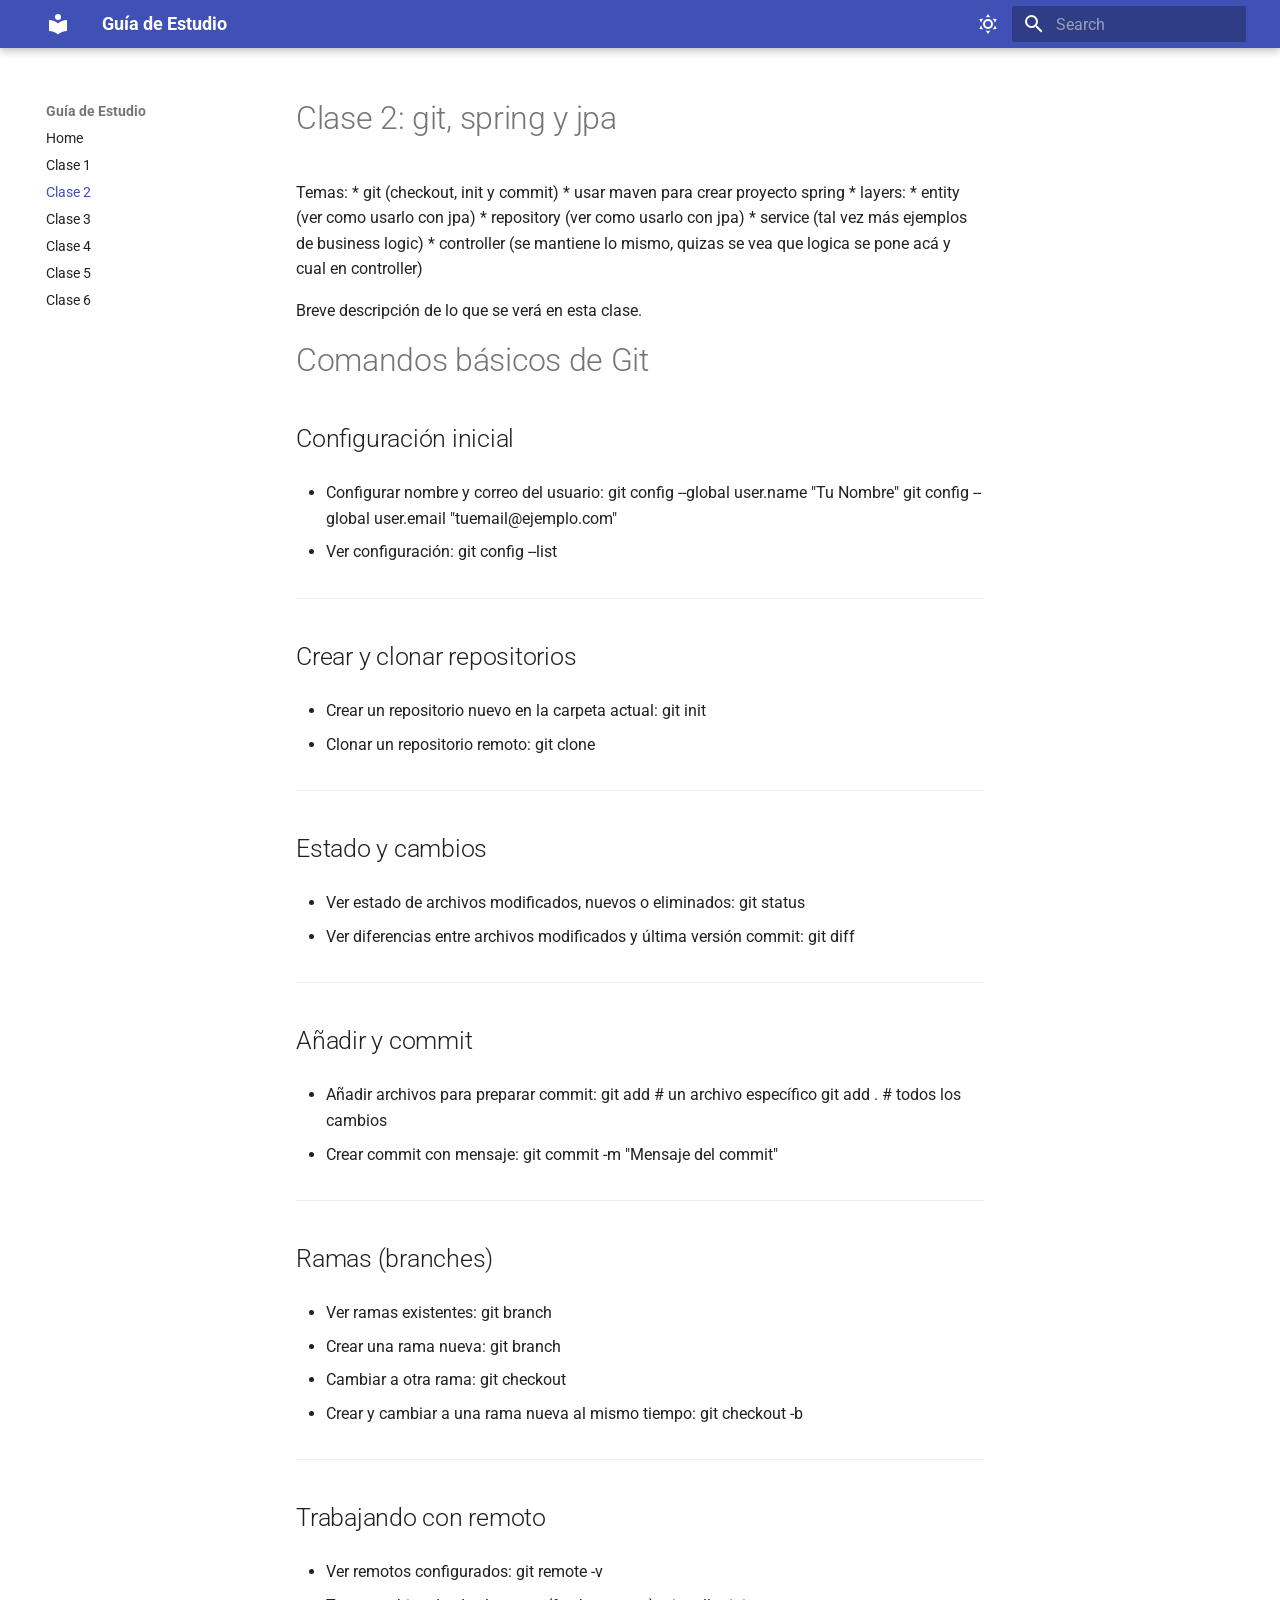
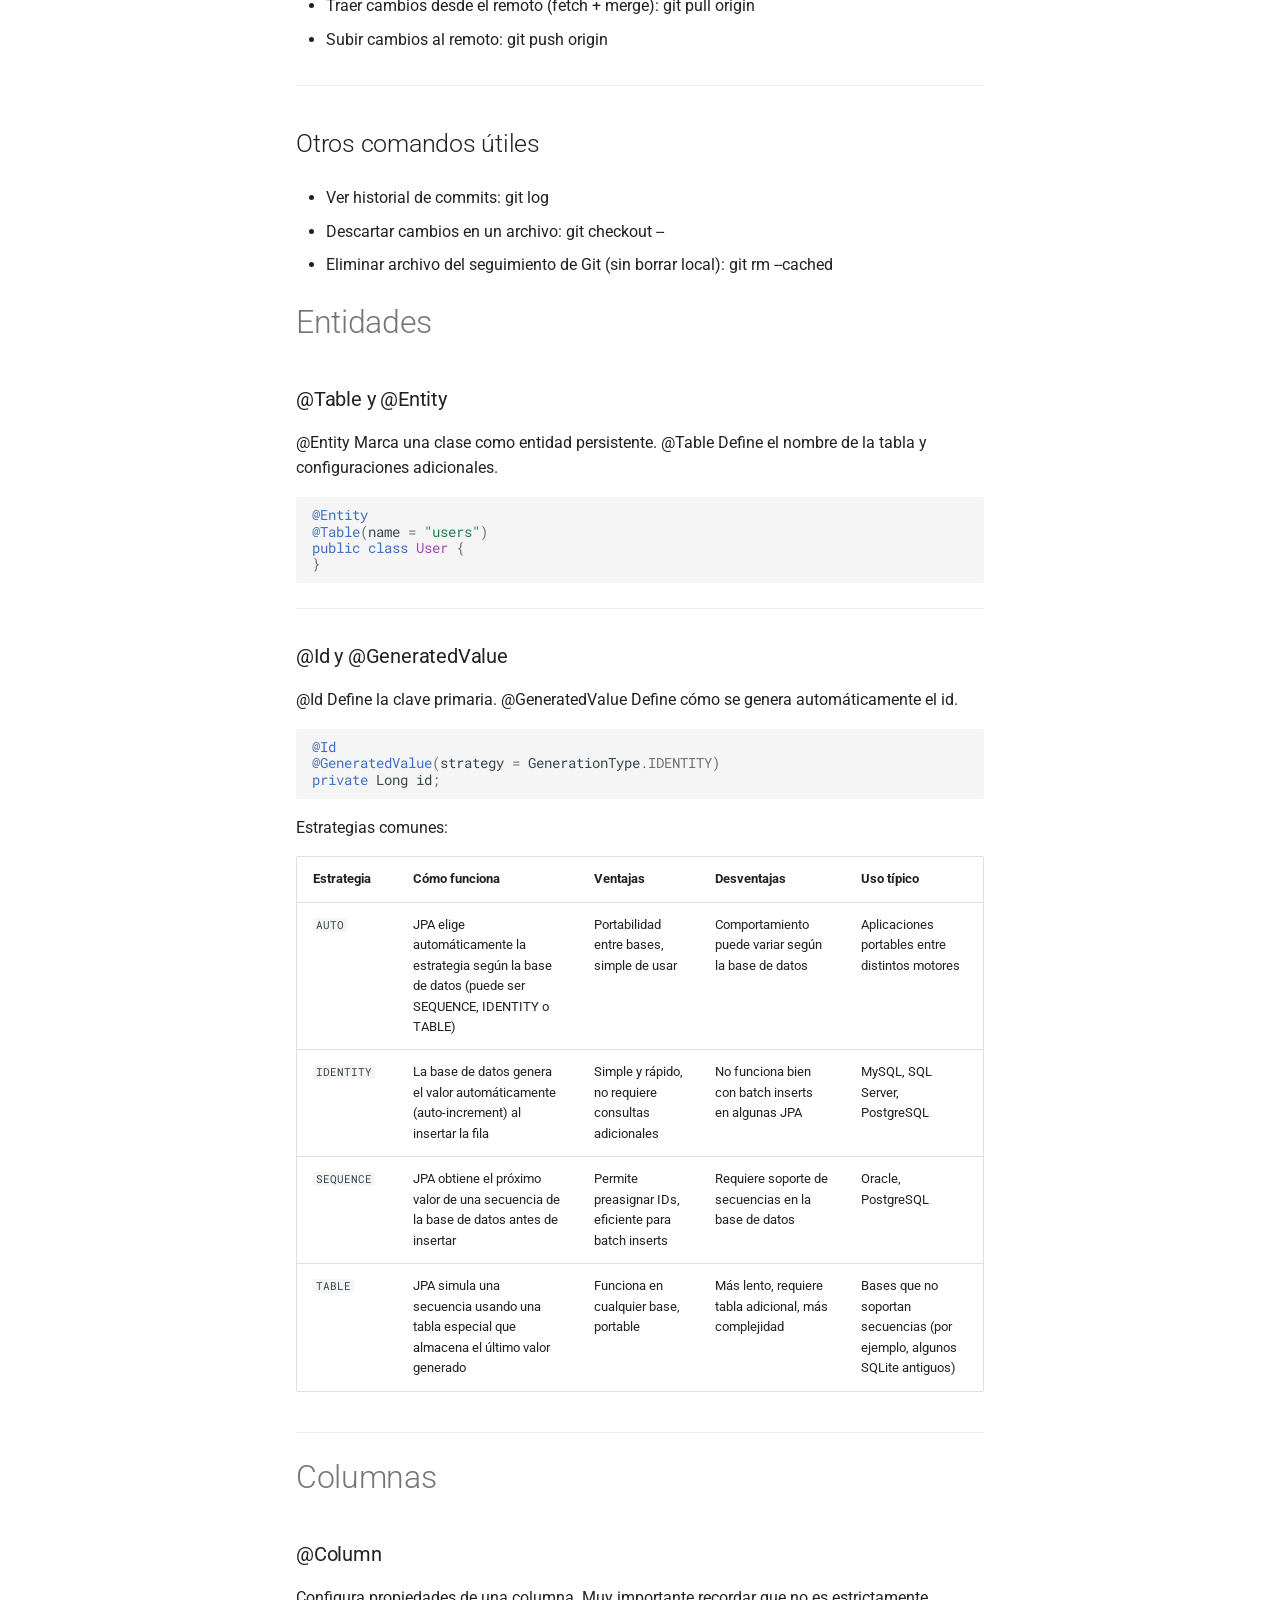
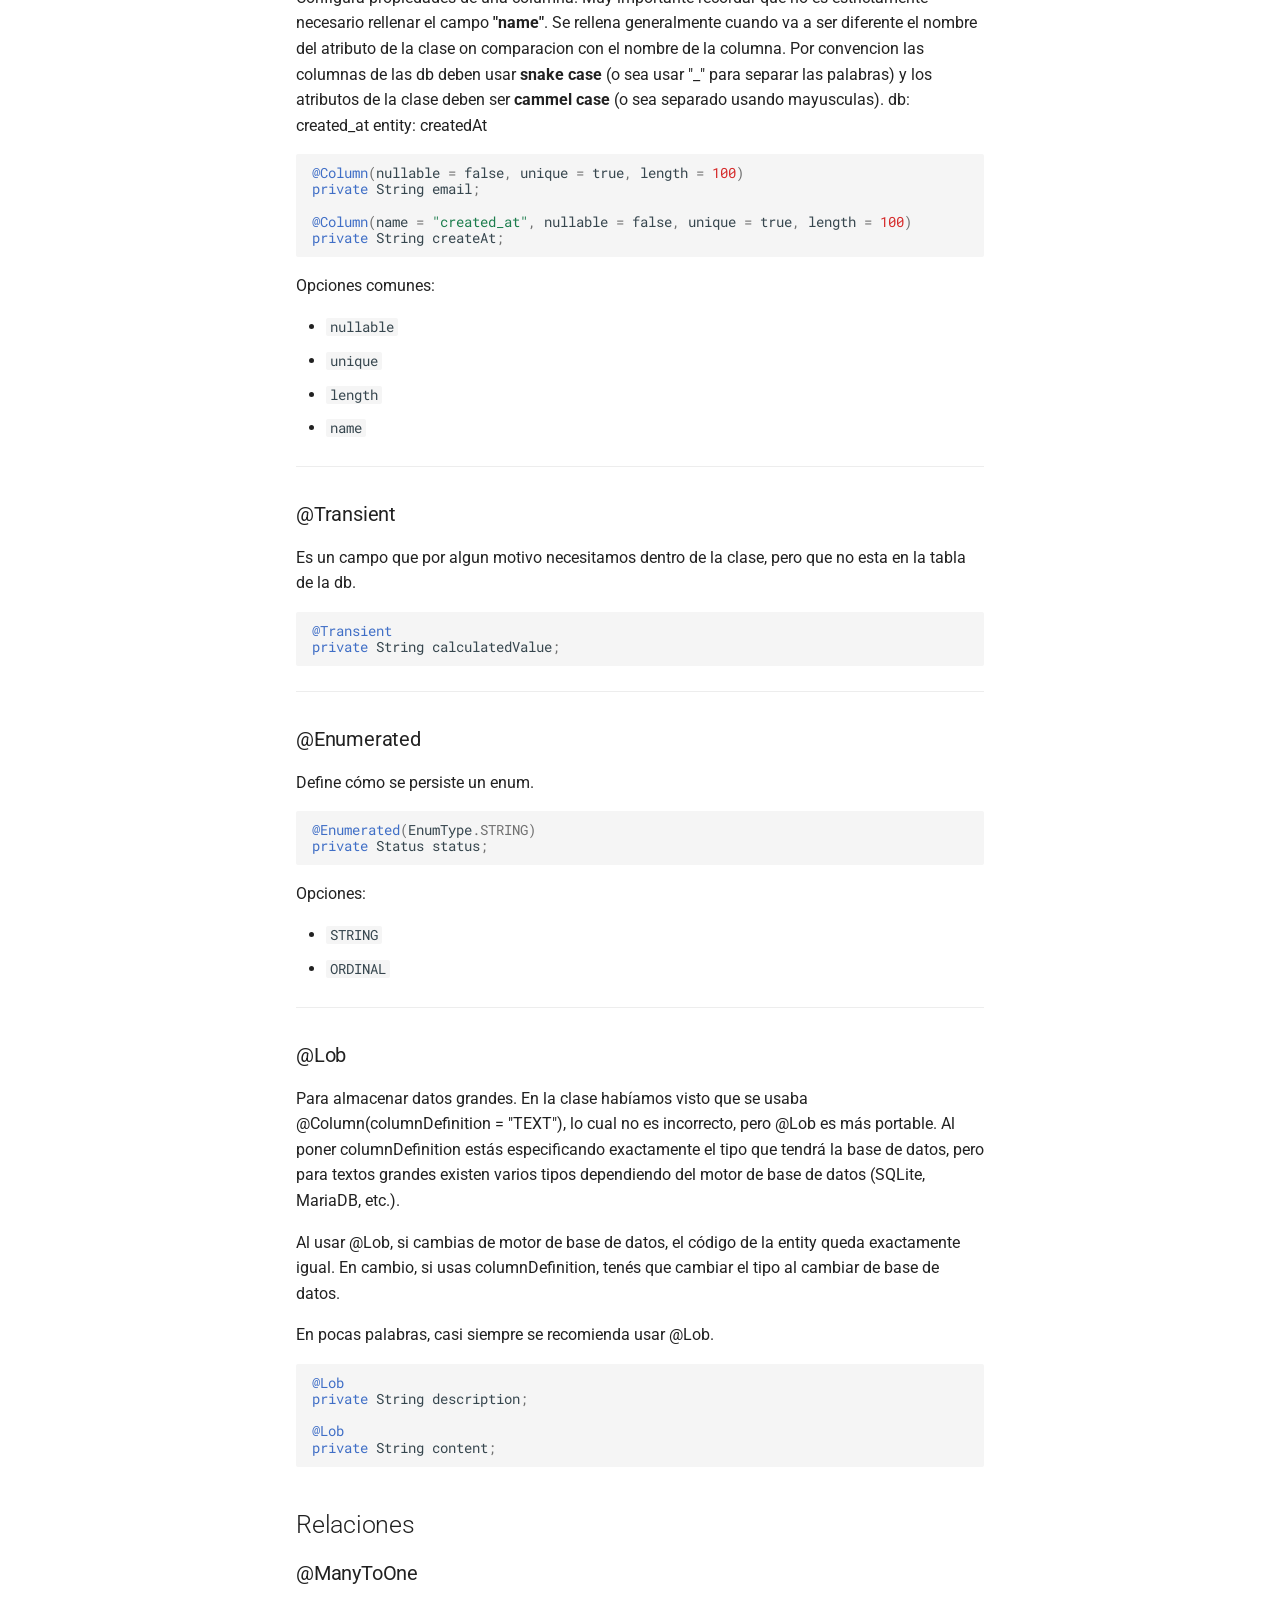
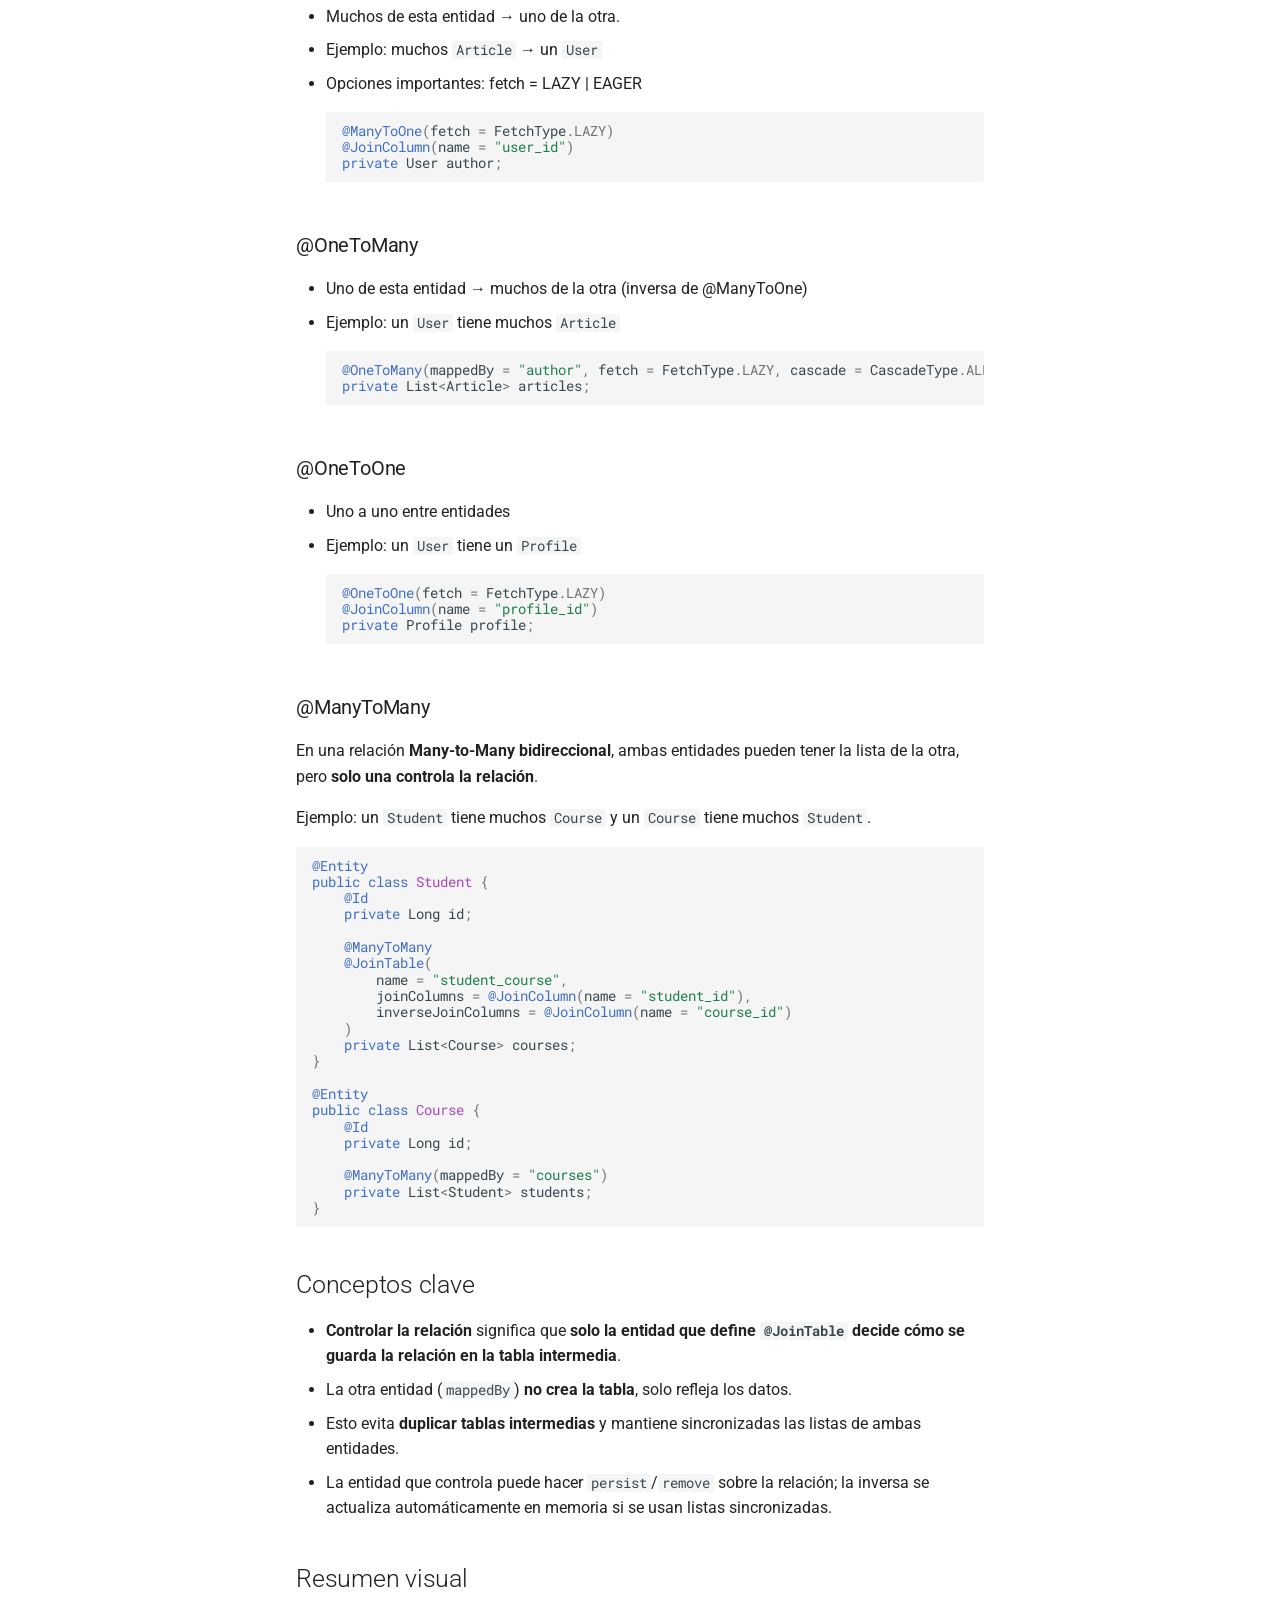
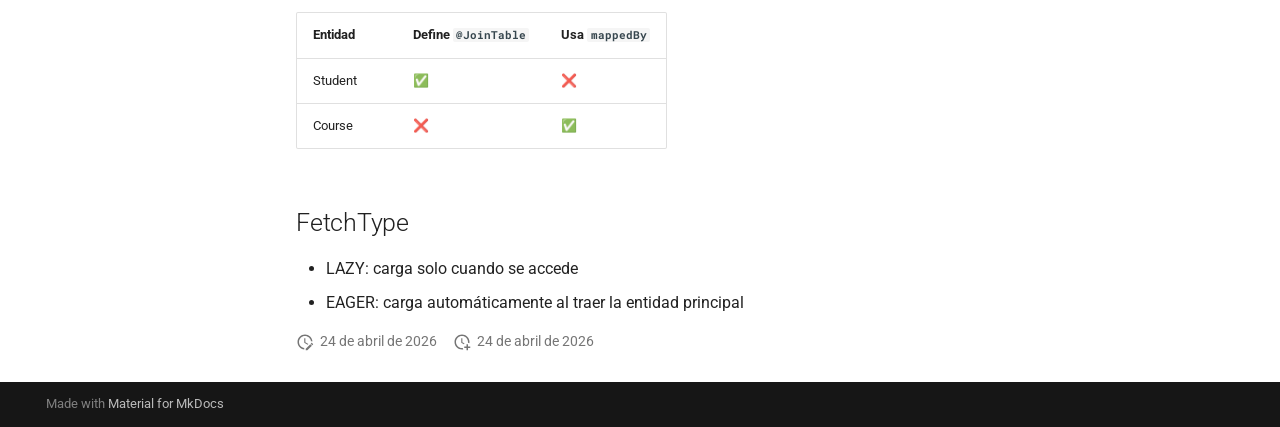
<file: clase2/index.html>
<!doctype html><html lang=en class=no-js> <head><meta charset=utf-8><meta name=viewport content="width=device-width,initial-scale=1"><meta name=description content="Apuntes de clases de programación"><link href=../clase1/ rel=prev><link href=../clase3/ rel=next><link rel=icon href=../assets/images/favicon.png><meta name=generator content="mkdocs-1.6.1, mkdocs-material-9.7.3"><title>Clase 2 - Guía de Estudio</title><link rel=stylesheet href=../assets/stylesheets/main.484c7ddc.min.css><link rel=stylesheet href=../assets/stylesheets/palette.ab4e12ef.min.css><link rel=preconnect href=https://fonts.gstatic.com crossorigin><link rel=stylesheet href="https://fonts.googleapis.com/css?family=Roboto:300,300i,400,400i,700,700i%7CRoboto+Mono:400,400i,700,700i&display=fallback"><style>:root{--md-text-font:"Roboto";--md-code-font:"Roboto Mono"}</style><link rel=stylesheet href=../stylesheets/extra.css><script>__md_scope=new URL("..",location),__md_hash=e=>[...e].reduce(((e,_)=>(e<<5)-e+_.charCodeAt(0)),0),__md_get=(e,_=localStorage,t=__md_scope)=>JSON.parse(_.getItem(t.pathname+"."+e)),__md_set=(e,_,t=localStorage,a=__md_scope)=>{try{t.setItem(a.pathname+"."+e,JSON.stringify(_))}catch(e){}}</script></head> <body dir=ltr data-md-color-scheme=default data-md-color-primary=indigo data-md-color-accent=blue> <input class=md-toggle data-md-toggle=drawer type=checkbox id=__drawer autocomplete=off> <input class=md-toggle data-md-toggle=search type=checkbox id=__search autocomplete=off> <label class=md-overlay for=__drawer></label> <div data-md-component=skip> <a href=#clase-2-git-spring-y-jpa class=md-skip> Skip to content </a> </div> <div data-md-component=announce> </div> <header class="md-header md-header--shadow" data-md-component=header> <nav class="md-header__inner md-grid" aria-label=Header> <a href=.. title="Guía de Estudio" class="md-header__button md-logo" aria-label="Guía de Estudio" data-md-component=logo> <svg xmlns=http://www.w3.org/2000/svg viewbox="0 0 24 24"><path d="M12 8a3 3 0 0 0 3-3 3 3 0 0 0-3-3 3 3 0 0 0-3 3 3 3 0 0 0 3 3m0 3.54C9.64 9.35 6.5 8 3 8v11c3.5 0 6.64 1.35 9 3.54 2.36-2.19 5.5-3.54 9-3.54V8c-3.5 0-6.64 1.35-9 3.54"/></svg> </a> <label class="md-header__button md-icon" for=__drawer> <svg xmlns=http://www.w3.org/2000/svg viewbox="0 0 24 24"><path d="M3 6h18v2H3zm0 5h18v2H3zm0 5h18v2H3z"/></svg> </label> <div class=md-header__title data-md-component=header-title> <div class=md-header__ellipsis> <div class=md-header__topic> <span class=md-ellipsis> Guía de Estudio </span> </div> <div class=md-header__topic data-md-component=header-topic> <span class=md-ellipsis> Clase 2 </span> </div> </div> </div> <form class=md-header__option data-md-component=palette> <input class=md-option data-md-color-media data-md-color-scheme=default data-md-color-primary=indigo data-md-color-accent=blue aria-label="Modo oscuro" type=radio name=__palette id=__palette_0> <label class="md-header__button md-icon" title="Modo oscuro" for=__palette_1 hidden> <svg xmlns=http://www.w3.org/2000/svg viewbox="0 0 24 24"><path d="M12 7a5 5 0 0 1 5 5 5 5 0 0 1-5 5 5 5 0 0 1-5-5 5 5 0 0 1 5-5m0 2a3 3 0 0 0-3 3 3 3 0 0 0 3 3 3 3 0 0 0 3-3 3 3 0 0 0-3-3m0-7 2.39 3.42C13.65 5.15 12.84 5 12 5s-1.65.15-2.39.42zM3.34 7l4.16-.35A7.2 7.2 0 0 0 5.94 8.5c-.44.74-.69 1.5-.83 2.29zm.02 10 1.76-3.77a7.131 7.131 0 0 0 2.38 4.14zM20.65 7l-1.77 3.79a7.02 7.02 0 0 0-2.38-4.15zm-.01 10-4.14.36c.59-.51 1.12-1.14 1.54-1.86.42-.73.69-1.5.83-2.29zM12 22l-2.41-3.44c.74.27 1.55.44 2.41.44.82 0 1.63-.17 2.37-.44z"/></svg> </label> <input class=md-option data-md-color-media data-md-color-scheme=slate data-md-color-primary=blue data-md-color-accent=light-blue aria-label="Modo claro" type=radio name=__palette id=__palette_1> <label class="md-header__button md-icon" title="Modo claro" for=__palette_0 hidden> <svg xmlns=http://www.w3.org/2000/svg viewbox="0 0 24 24"><path d="m17.75 4.09-2.53 1.94.91 3.06-2.63-1.81-2.63 1.81.91-3.06-2.53-1.94L12.44 4l1.06-3 1.06 3zm3.5 6.91-1.64 1.25.59 1.98-1.7-1.17-1.7 1.17.59-1.98L15.75 11l2.06-.05L18.5 9l.69 1.95zm-2.28 4.95c.83-.08 1.72 1.1 1.19 1.85-.32.45-.66.87-1.08 1.27C15.17 23 8.84 23 4.94 19.07c-3.91-3.9-3.91-10.24 0-14.14.4-.4.82-.76 1.27-1.08.75-.53 1.93.36 1.85 1.19-.27 2.86.69 5.83 2.89 8.02a9.96 9.96 0 0 0 8.02 2.89m-1.64 2.02a12.08 12.08 0 0 1-7.8-3.47c-2.17-2.19-3.33-5-3.49-7.82-2.81 3.14-2.7 7.96.31 10.98 3.02 3.01 7.84 3.12 10.98.31"/></svg> </label> </form> <script>var palette=__md_get("__palette");if(palette&&palette.color){if("(prefers-color-scheme)"===palette.color.media){var media=matchMedia("(prefers-color-scheme: light)"),input=document.querySelector(media.matches?"[data-md-color-media='(prefers-color-scheme: light)']":"[data-md-color-media='(prefers-color-scheme: dark)']");palette.color.media=input.getAttribute("data-md-color-media"),palette.color.scheme=input.getAttribute("data-md-color-scheme"),palette.color.primary=input.getAttribute("data-md-color-primary"),palette.color.accent=input.getAttribute("data-md-color-accent")}for(var[key,value]of Object.entries(palette.color))document.body.setAttribute("data-md-color-"+key,value)}</script> <label class="md-header__button md-icon" for=__search> <svg xmlns=http://www.w3.org/2000/svg viewbox="0 0 24 24"><path d="M9.5 3A6.5 6.5 0 0 1 16 9.5c0 1.61-.59 3.09-1.56 4.23l.27.27h.79l5 5-1.5 1.5-5-5v-.79l-.27-.27A6.52 6.52 0 0 1 9.5 16 6.5 6.5 0 0 1 3 9.5 6.5 6.5 0 0 1 9.5 3m0 2C7 5 5 7 5 9.5S7 14 9.5 14 14 12 14 9.5 12 5 9.5 5"/></svg> </label> <div class=md-search data-md-component=search role=dialog> <label class=md-search__overlay for=__search></label> <div class=md-search__inner role=search> <form class=md-search__form name=search> <input type=text class=md-search__input name=query aria-label=Search placeholder=Search autocapitalize=off autocorrect=off autocomplete=off spellcheck=false data-md-component=search-query required> <label class="md-search__icon md-icon" for=__search> <svg xmlns=http://www.w3.org/2000/svg viewbox="0 0 24 24"><path d="M9.5 3A6.5 6.5 0 0 1 16 9.5c0 1.61-.59 3.09-1.56 4.23l.27.27h.79l5 5-1.5 1.5-5-5v-.79l-.27-.27A6.52 6.52 0 0 1 9.5 16 6.5 6.5 0 0 1 3 9.5 6.5 6.5 0 0 1 9.5 3m0 2C7 5 5 7 5 9.5S7 14 9.5 14 14 12 14 9.5 12 5 9.5 5"/></svg> <svg xmlns=http://www.w3.org/2000/svg viewbox="0 0 24 24"><path d="M20 11v2H8l5.5 5.5-1.42 1.42L4.16 12l7.92-7.92L13.5 5.5 8 11z"/></svg> </label> <nav class=md-search__options aria-label=Search> <a href=javascript:void(0) class="md-search__icon md-icon" title=Share aria-label=Share data-clipboard data-clipboard-text data-md-component=search-share tabindex=-1> <svg xmlns=http://www.w3.org/2000/svg viewbox="0 0 24 24"><path d="M18 16.08c-.76 0-1.44.3-1.96.77L8.91 12.7c.05-.23.09-.46.09-.7s-.04-.47-.09-.7l7.05-4.11c.54.5 1.25.81 2.04.81a3 3 0 0 0 3-3 3 3 0 0 0-3-3 3 3 0 0 0-3 3c0 .24.04.47.09.7L8.04 9.81C7.5 9.31 6.79 9 6 9a3 3 0 0 0-3 3 3 3 0 0 0 3 3c.79 0 1.5-.31 2.04-.81l7.12 4.15c-.05.21-.08.43-.08.66 0 1.61 1.31 2.91 2.92 2.91s2.92-1.3 2.92-2.91A2.92 2.92 0 0 0 18 16.08"/></svg> </a> <button type=reset class="md-search__icon md-icon" title=Clear aria-label=Clear tabindex=-1> <svg xmlns=http://www.w3.org/2000/svg viewbox="0 0 24 24"><path d="M19 6.41 17.59 5 12 10.59 6.41 5 5 6.41 10.59 12 5 17.59 6.41 19 12 13.41 17.59 19 19 17.59 13.41 12z"/></svg> </button> </nav> </form> <div class=md-search__output> <div class=md-search__scrollwrap tabindex=0 data-md-scrollfix> <div class=md-search-result data-md-component=search-result> <div class=md-search-result__meta> Initializing search </div> <ol class=md-search-result__list role=presentation></ol> </div> </div> </div> </div> </div> </nav> </header> <div class=md-container data-md-component=container> <main class=md-main data-md-component=main> <div class="md-main__inner md-grid"> <div class="md-sidebar md-sidebar--primary" data-md-component=sidebar data-md-type=navigation> <div class=md-sidebar__scrollwrap> <div class=md-sidebar__inner> <nav class="md-nav md-nav--primary" aria-label=Navigation data-md-level=0> <label class=md-nav__title for=__drawer> <a href=.. title="Guía de Estudio" class="md-nav__button md-logo" aria-label="Guía de Estudio" data-md-component=logo> <svg xmlns=http://www.w3.org/2000/svg viewbox="0 0 24 24"><path d="M12 8a3 3 0 0 0 3-3 3 3 0 0 0-3-3 3 3 0 0 0-3 3 3 3 0 0 0 3 3m0 3.54C9.64 9.35 6.5 8 3 8v11c3.5 0 6.64 1.35 9 3.54 2.36-2.19 5.5-3.54 9-3.54V8c-3.5 0-6.64 1.35-9 3.54"/></svg> </a> Guía de Estudio </label> <ul class=md-nav__list data-md-scrollfix> <li class=md-nav__item> <a href=.. class=md-nav__link> <span class=md-ellipsis> Home </span> </a> </li> <li class=md-nav__item> <a href=../clase1/ class=md-nav__link> <span class=md-ellipsis> Clase 1 </span> </a> </li> <li class="md-nav__item md-nav__item--active"> <input class="md-nav__toggle md-toggle" type=checkbox id=__toc> <a href=./ class="md-nav__link md-nav__link--active"> <span class=md-ellipsis> Clase 2 </span> </a> </li> <li class=md-nav__item> <a href=../clase3/ class=md-nav__link> <span class=md-ellipsis> Clase 3 </span> </a> </li> <li class=md-nav__item> <a href=../clase4/ class=md-nav__link> <span class=md-ellipsis> Clase 4 </span> </a> </li> <li class=md-nav__item> <a href=../clase5/ class=md-nav__link> <span class=md-ellipsis> Clase 5 </span> </a> </li> <li class=md-nav__item> <a href=../clase6/ class=md-nav__link> <span class=md-ellipsis> Clase 6 </span> </a> </li> </ul> </nav> </div> </div> </div> <div class="md-sidebar md-sidebar--secondary" data-md-component=sidebar data-md-type=toc> <div class=md-sidebar__scrollwrap> <div class=md-sidebar__inner> <nav class="md-nav md-nav--secondary" aria-label="Table of contents"> </nav> </div> </div> </div> <div class=md-content data-md-component=content> <article class="md-content__inner md-typeset"> <h1 id=clase-2-git-spring-y-jpa>Clase 2: git, spring y jpa<a class=headerlink href=#clase-2-git-spring-y-jpa title="Permanent link">&para;</a></h1> <p>Temas: * git (checkout, init y commit) * usar maven para crear proyecto spring * layers: * entity (ver como usarlo con jpa) * repository (ver como usarlo con jpa) * service (tal vez más ejemplos de business logic) * controller (se mantiene lo mismo, quizas se vea que logica se pone acá y cual en controller)</p> <p>Breve descripción de lo que se verá en esta clase.</p> <h1 id=comandos-basicos-de-git>Comandos básicos de Git<a class=headerlink href=#comandos-basicos-de-git title="Permanent link">&para;</a></h1> <h2 id=configuracion-inicial>Configuración inicial<a class=headerlink href=#configuracion-inicial title="Permanent link">&para;</a></h2> <ul> <li> <p>Configurar nombre y correo del usuario: git config --global user.name "Tu Nombre" git config --global user.email "tuemail@ejemplo.com"</p> </li> <li> <p>Ver configuración: git config --list</p> </li> </ul> <hr> <h2 id=crear-y-clonar-repositorios>Crear y clonar repositorios<a class=headerlink href=#crear-y-clonar-repositorios title="Permanent link">&para;</a></h2> <ul> <li> <p>Crear un repositorio nuevo en la carpeta actual: git init</p> </li> <li> <p>Clonar un repositorio remoto: git clone <url-del-repositorio></p> </li> </ul> <hr> <h2 id=estado-y-cambios>Estado y cambios<a class=headerlink href=#estado-y-cambios title="Permanent link">&para;</a></h2> <ul> <li> <p>Ver estado de archivos modificados, nuevos o eliminados: git status</p> </li> <li> <p>Ver diferencias entre archivos modificados y última versión commit: git diff</p> </li> </ul> <hr> <h2 id=anadir-y-commit>Añadir y commit<a class=headerlink href=#anadir-y-commit title="Permanent link">&para;</a></h2> <ul> <li> <p>Añadir archivos para preparar commit: git add <archivo> # un archivo específico git add . # todos los cambios</p> </li> <li> <p>Crear commit con mensaje: git commit -m "Mensaje del commit"</p> </li> </ul> <hr> <h2 id=ramas-branches>Ramas (branches)<a class=headerlink href=#ramas-branches title="Permanent link">&para;</a></h2> <ul> <li> <p>Ver ramas existentes: git branch</p> </li> <li> <p>Crear una rama nueva: git branch <nombre-rama></p> </li> <li> <p>Cambiar a otra rama: git checkout <nombre-rama></p> </li> <li> <p>Crear y cambiar a una rama nueva al mismo tiempo: git checkout -b <nombre-rama></p> </li> </ul> <hr> <h2 id=trabajando-con-remoto>Trabajando con remoto<a class=headerlink href=#trabajando-con-remoto title="Permanent link">&para;</a></h2> <ul> <li> <p>Ver remotos configurados: git remote -v</p> </li> <li> <p>Traer cambios desde el remoto (fetch + merge): git pull origin <rama></p> </li> <li> <p>Subir cambios al remoto: git push origin <rama></p> </li> </ul> <hr> <h2 id=otros-comandos-utiles>Otros comandos útiles<a class=headerlink href=#otros-comandos-utiles title="Permanent link">&para;</a></h2> <ul> <li> <p>Ver historial de commits: git log</p> </li> <li> <p>Descartar cambios en un archivo: git checkout -- <archivo></p> </li> <li> <p>Eliminar archivo del seguimiento de Git (sin borrar local): git rm --cached <archivo></p> </li> </ul> <h1 id=entidades>Entidades<a class=headerlink href=#entidades title="Permanent link">&para;</a></h1> <h3 id=table-y-entity>@Table y @Entity<a class=headerlink href=#table-y-entity title="Permanent link">&para;</a></h3> <p>@Entity Marca una clase como entidad persistente. @Table Define el nombre de la tabla y configuraciones adicionales.</p> <div class="language-java highlight"><pre><span></span><code><span id=__span-0-1><a id=__codelineno-0-1 name=__codelineno-0-1 href=#__codelineno-0-1></a><span class=nd>@Entity</span>
</span><span id=__span-0-2><a id=__codelineno-0-2 name=__codelineno-0-2 href=#__codelineno-0-2></a><span class=nd>@Table</span><span class=p>(</span><span class=n>name</span><span class=w> </span><span class=o>=</span><span class=w> </span><span class=s>&quot;users&quot;</span><span class=p>)</span>
</span><span id=__span-0-3><a id=__codelineno-0-3 name=__codelineno-0-3 href=#__codelineno-0-3></a><span class=kd>public</span><span class=w> </span><span class=kd>class</span> <span class=nc>User</span><span class=w> </span><span class=p>{</span>
</span><span id=__span-0-4><a id=__codelineno-0-4 name=__codelineno-0-4 href=#__codelineno-0-4></a><span class=p>}</span>
</span></code></pre></div> <hr> <h3 id=id-y-generatedvalue>@Id y @GeneratedValue<a class=headerlink href=#id-y-generatedvalue title="Permanent link">&para;</a></h3> <p>@Id Define la clave primaria. @GeneratedValue Define cómo se genera automáticamente el id.</p> <div class="language-java highlight"><pre><span></span><code><span id=__span-1-1><a id=__codelineno-1-1 name=__codelineno-1-1 href=#__codelineno-1-1></a><span class=nd>@Id</span>
</span><span id=__span-1-2><a id=__codelineno-1-2 name=__codelineno-1-2 href=#__codelineno-1-2></a><span class=nd>@GeneratedValue</span><span class=p>(</span><span class=n>strategy</span><span class=w> </span><span class=o>=</span><span class=w> </span><span class=n>GenerationType</span><span class=p>.</span><span class=na>IDENTITY</span><span class=p>)</span>
</span><span id=__span-1-3><a id=__codelineno-1-3 name=__codelineno-1-3 href=#__codelineno-1-3></a><span class=kd>private</span><span class=w> </span><span class=n>Long</span><span class=w> </span><span class=n>id</span><span class=p>;</span>
</span></code></pre></div> <p>Estrategias comunes:</p> <table> <thead> <tr> <th>Estrategia</th> <th>Cómo funciona</th> <th>Ventajas</th> <th>Desventajas</th> <th>Uso típico</th> </tr> </thead> <tbody> <tr> <td><code>AUTO</code></td> <td>JPA elige automáticamente la estrategia según la base de datos (puede ser SEQUENCE, IDENTITY o TABLE)</td> <td>Portabilidad entre bases, simple de usar</td> <td>Comportamiento puede variar según la base de datos</td> <td>Aplicaciones portables entre distintos motores</td> </tr> <tr> <td><code>IDENTITY</code></td> <td>La base de datos genera el valor automáticamente (auto-increment) al insertar la fila</td> <td>Simple y rápido, no requiere consultas adicionales</td> <td>No funciona bien con batch inserts en algunas JPA</td> <td>MySQL, SQL Server, PostgreSQL</td> </tr> <tr> <td><code>SEQUENCE</code></td> <td>JPA obtiene el próximo valor de una secuencia de la base de datos antes de insertar</td> <td>Permite preasignar IDs, eficiente para batch inserts</td> <td>Requiere soporte de secuencias en la base de datos</td> <td>Oracle, PostgreSQL</td> </tr> <tr> <td><code>TABLE</code></td> <td>JPA simula una secuencia usando una tabla especial que almacena el último valor generado</td> <td>Funciona en cualquier base, portable</td> <td>Más lento, requiere tabla adicional, más complejidad</td> <td>Bases que no soportan secuencias (por ejemplo, algunos SQLite antiguos)</td> </tr> </tbody> </table> <hr> <h1 id=columnas>Columnas<a class=headerlink href=#columnas title="Permanent link">&para;</a></h1> <h3 id=column>@Column<a class=headerlink href=#column title="Permanent link">&para;</a></h3> <p>Configura propiedades de una columna. Muy importante recordar que no es estrictamente necesario rellenar el campo <strong>"name"</strong>. Se rellena generalmente cuando va a ser diferente el nombre del atributo de la clase on comparacion con el nombre de la columna. Por convencion las columnas de las db deben usar <strong>snake case</strong> (o sea usar "_" para separar las palabras) y los atributos de la clase deben ser <strong>cammel case</strong> (o sea separado usando mayusculas). db: created_at entity: createdAt</p> <div class="language-java highlight"><pre><span></span><code><span id=__span-2-1><a id=__codelineno-2-1 name=__codelineno-2-1 href=#__codelineno-2-1></a><span class=nd>@Column</span><span class=p>(</span><span class=n>nullable</span><span class=w> </span><span class=o>=</span><span class=w> </span><span class=kc>false</span><span class=p>,</span><span class=w> </span><span class=n>unique</span><span class=w> </span><span class=o>=</span><span class=w> </span><span class=kc>true</span><span class=p>,</span><span class=w> </span><span class=n>length</span><span class=w> </span><span class=o>=</span><span class=w> </span><span class=mi>100</span><span class=p>)</span>
</span><span id=__span-2-2><a id=__codelineno-2-2 name=__codelineno-2-2 href=#__codelineno-2-2></a><span class=kd>private</span><span class=w> </span><span class=n>String</span><span class=w> </span><span class=n>email</span><span class=p>;</span>
</span><span id=__span-2-3><a id=__codelineno-2-3 name=__codelineno-2-3 href=#__codelineno-2-3></a>
</span><span id=__span-2-4><a id=__codelineno-2-4 name=__codelineno-2-4 href=#__codelineno-2-4></a><span class=nd>@Column</span><span class=p>(</span><span class=n>name</span><span class=w> </span><span class=o>=</span><span class=w> </span><span class=s>&quot;created_at&quot;</span><span class=p>,</span><span class=w> </span><span class=n>nullable</span><span class=w> </span><span class=o>=</span><span class=w> </span><span class=kc>false</span><span class=p>,</span><span class=w> </span><span class=n>unique</span><span class=w> </span><span class=o>=</span><span class=w> </span><span class=kc>true</span><span class=p>,</span><span class=w> </span><span class=n>length</span><span class=w> </span><span class=o>=</span><span class=w> </span><span class=mi>100</span><span class=p>)</span>
</span><span id=__span-2-5><a id=__codelineno-2-5 name=__codelineno-2-5 href=#__codelineno-2-5></a><span class=kd>private</span><span class=w> </span><span class=n>String</span><span class=w> </span><span class=n>createAt</span><span class=p>;</span>
</span></code></pre></div> <p>Opciones comunes:</p> <ul> <li><code>nullable</code></li> <li><code>unique</code></li> <li><code>length</code></li> <li><code>name</code></li> </ul> <hr> <h3 id=transient>@Transient<a class=headerlink href=#transient title="Permanent link">&para;</a></h3> <p>Es un campo que por algun motivo necesitamos dentro de la clase, pero que no esta en la tabla de la db.</p> <div class="language-java highlight"><pre><span></span><code><span id=__span-3-1><a id=__codelineno-3-1 name=__codelineno-3-1 href=#__codelineno-3-1></a><span class=nd>@Transient</span>
</span><span id=__span-3-2><a id=__codelineno-3-2 name=__codelineno-3-2 href=#__codelineno-3-2></a><span class=kd>private</span><span class=w> </span><span class=n>String</span><span class=w> </span><span class=n>calculatedValue</span><span class=p>;</span>
</span></code></pre></div> <hr> <h3 id=enumerated>@Enumerated<a class=headerlink href=#enumerated title="Permanent link">&para;</a></h3> <p>Define cómo se persiste un enum.</p> <div class="language-java highlight"><pre><span></span><code><span id=__span-4-1><a id=__codelineno-4-1 name=__codelineno-4-1 href=#__codelineno-4-1></a><span class=nd>@Enumerated</span><span class=p>(</span><span class=n>EnumType</span><span class=p>.</span><span class=na>STRING</span><span class=p>)</span>
</span><span id=__span-4-2><a id=__codelineno-4-2 name=__codelineno-4-2 href=#__codelineno-4-2></a><span class=kd>private</span><span class=w> </span><span class=n>Status</span><span class=w> </span><span class=n>status</span><span class=p>;</span>
</span></code></pre></div> <p>Opciones:</p> <ul> <li><code>STRING</code></li> <li><code>ORDINAL</code></li> </ul> <hr> <h3 id=lob>@Lob<a class=headerlink href=#lob title="Permanent link">&para;</a></h3> <p>Para almacenar datos grandes. En la clase habíamos visto que se usaba @Column(columnDefinition = "TEXT"), lo cual no es incorrecto, pero @Lob es más portable. Al poner columnDefinition estás especificando exactamente el tipo que tendrá la base de datos, pero para textos grandes existen varios tipos dependiendo del motor de base de datos (SQLite, MariaDB, etc.).</p> <p>Al usar @Lob, si cambias de motor de base de datos, el código de la entity queda exactamente igual. En cambio, si usas columnDefinition, tenés que cambiar el tipo al cambiar de base de datos.</p> <p>En pocas palabras, casi siempre se recomienda usar @Lob.</p> <div class="language-java highlight"><pre><span></span><code><span id=__span-5-1><a id=__codelineno-5-1 name=__codelineno-5-1 href=#__codelineno-5-1></a><span class=nd>@Lob</span>
</span><span id=__span-5-2><a id=__codelineno-5-2 name=__codelineno-5-2 href=#__codelineno-5-2></a><span class=kd>private</span><span class=w> </span><span class=n>String</span><span class=w> </span><span class=n>description</span><span class=p>;</span>
</span><span id=__span-5-3><a id=__codelineno-5-3 name=__codelineno-5-3 href=#__codelineno-5-3></a>
</span><span id=__span-5-4><a id=__codelineno-5-4 name=__codelineno-5-4 href=#__codelineno-5-4></a><span class=nd>@Lob</span>
</span><span id=__span-5-5><a id=__codelineno-5-5 name=__codelineno-5-5 href=#__codelineno-5-5></a><span class=kd>private</span><span class=w> </span><span class=n>String</span><span class=w> </span><span class=n>content</span><span class=p>;</span>
</span></code></pre></div> <h2 id=relaciones>Relaciones<a class=headerlink href=#relaciones title="Permanent link">&para;</a></h2> <h3 id=manytoone>@ManyToOne<a class=headerlink href=#manytoone title="Permanent link">&para;</a></h3> <ul> <li>Muchos de esta entidad → uno de la otra.</li> <li>Ejemplo: muchos <code>Article</code> → un <code>User</code></li> <li>Opciones importantes: fetch = LAZY | EAGER <div class="language-java highlight"><pre><span></span><code><span id=__span-6-1><a id=__codelineno-6-1 name=__codelineno-6-1 href=#__codelineno-6-1></a><span class=nd>@ManyToOne</span><span class=p>(</span><span class=n>fetch</span><span class=w> </span><span class=o>=</span><span class=w> </span><span class=n>FetchType</span><span class=p>.</span><span class=na>LAZY</span><span class=p>)</span>
</span><span id=__span-6-2><a id=__codelineno-6-2 name=__codelineno-6-2 href=#__codelineno-6-2></a><span class=nd>@JoinColumn</span><span class=p>(</span><span class=n>name</span><span class=w> </span><span class=o>=</span><span class=w> </span><span class=s>&quot;user_id&quot;</span><span class=p>)</span>
</span><span id=__span-6-3><a id=__codelineno-6-3 name=__codelineno-6-3 href=#__codelineno-6-3></a><span class=kd>private</span><span class=w> </span><span class=n>User</span><span class=w> </span><span class=n>author</span><span class=p>;</span>
</span></code></pre></div></li> </ul> <h3 id=onetomany>@OneToMany<a class=headerlink href=#onetomany title="Permanent link">&para;</a></h3> <ul> <li>Uno de esta entidad → muchos de la otra (inversa de @ManyToOne)</li> <li>Ejemplo: un <code>User</code> tiene muchos <code>Article</code> <div class="language-java highlight"><pre><span></span><code><span id=__span-7-1><a id=__codelineno-7-1 name=__codelineno-7-1 href=#__codelineno-7-1></a><span class=nd>@OneToMany</span><span class=p>(</span><span class=n>mappedBy</span><span class=w> </span><span class=o>=</span><span class=w> </span><span class=s>&quot;author&quot;</span><span class=p>,</span><span class=w> </span><span class=n>fetch</span><span class=w> </span><span class=o>=</span><span class=w> </span><span class=n>FetchType</span><span class=p>.</span><span class=na>LAZY</span><span class=p>,</span><span class=w> </span><span class=n>cascade</span><span class=w> </span><span class=o>=</span><span class=w> </span><span class=n>CascadeType</span><span class=p>.</span><span class=na>ALL</span><span class=p>)</span>
</span><span id=__span-7-2><a id=__codelineno-7-2 name=__codelineno-7-2 href=#__codelineno-7-2></a><span class=kd>private</span><span class=w> </span><span class=n>List</span><span class=o>&lt;</span><span class=n>Article</span><span class=o>&gt;</span><span class=w> </span><span class=n>articles</span><span class=p>;</span>
</span></code></pre></div></li> </ul> <h3 id=onetoone>@OneToOne<a class=headerlink href=#onetoone title="Permanent link">&para;</a></h3> <ul> <li>Uno a uno entre entidades</li> <li>Ejemplo: un <code>User</code> tiene un <code>Profile</code> <div class="language-java highlight"><pre><span></span><code><span id=__span-8-1><a id=__codelineno-8-1 name=__codelineno-8-1 href=#__codelineno-8-1></a><span class=nd>@OneToOne</span><span class=p>(</span><span class=n>fetch</span><span class=w> </span><span class=o>=</span><span class=w> </span><span class=n>FetchType</span><span class=p>.</span><span class=na>LAZY</span><span class=p>)</span>
</span><span id=__span-8-2><a id=__codelineno-8-2 name=__codelineno-8-2 href=#__codelineno-8-2></a><span class=nd>@JoinColumn</span><span class=p>(</span><span class=n>name</span><span class=w> </span><span class=o>=</span><span class=w> </span><span class=s>&quot;profile_id&quot;</span><span class=p>)</span>
</span><span id=__span-8-3><a id=__codelineno-8-3 name=__codelineno-8-3 href=#__codelineno-8-3></a><span class=kd>private</span><span class=w> </span><span class=n>Profile</span><span class=w> </span><span class=n>profile</span><span class=p>;</span>
</span></code></pre></div></li> </ul> <h3 id=manytomany>@ManyToMany<a class=headerlink href=#manytomany title="Permanent link">&para;</a></h3> <p>En una relación <strong>Many-to-Many bidireccional</strong>, ambas entidades pueden tener la lista de la otra, pero <strong>solo una controla la relación</strong>.</p> <p>Ejemplo: un <code>Student</code> tiene muchos <code>Course</code> y un <code>Course</code> tiene muchos <code>Student</code>.</p> <div class="language-java highlight"><pre><span></span><code><span id=__span-9-1><a id=__codelineno-9-1 name=__codelineno-9-1 href=#__codelineno-9-1></a><span class=nd>@Entity</span>
</span><span id=__span-9-2><a id=__codelineno-9-2 name=__codelineno-9-2 href=#__codelineno-9-2></a><span class=kd>public</span><span class=w> </span><span class=kd>class</span> <span class=nc>Student</span><span class=w> </span><span class=p>{</span>
</span><span id=__span-9-3><a id=__codelineno-9-3 name=__codelineno-9-3 href=#__codelineno-9-3></a><span class=w>    </span><span class=nd>@Id</span>
</span><span id=__span-9-4><a id=__codelineno-9-4 name=__codelineno-9-4 href=#__codelineno-9-4></a><span class=w>    </span><span class=kd>private</span><span class=w> </span><span class=n>Long</span><span class=w> </span><span class=n>id</span><span class=p>;</span>
</span><span id=__span-9-5><a id=__codelineno-9-5 name=__codelineno-9-5 href=#__codelineno-9-5></a>
</span><span id=__span-9-6><a id=__codelineno-9-6 name=__codelineno-9-6 href=#__codelineno-9-6></a><span class=w>    </span><span class=nd>@ManyToMany</span>
</span><span id=__span-9-7><a id=__codelineno-9-7 name=__codelineno-9-7 href=#__codelineno-9-7></a><span class=w>    </span><span class=nd>@JoinTable</span><span class=p>(</span>
</span><span id=__span-9-8><a id=__codelineno-9-8 name=__codelineno-9-8 href=#__codelineno-9-8></a><span class=w>        </span><span class=n>name</span><span class=w> </span><span class=o>=</span><span class=w> </span><span class=s>&quot;student_course&quot;</span><span class=p>,</span>
</span><span id=__span-9-9><a id=__codelineno-9-9 name=__codelineno-9-9 href=#__codelineno-9-9></a><span class=w>        </span><span class=n>joinColumns</span><span class=w> </span><span class=o>=</span><span class=w> </span><span class=nd>@JoinColumn</span><span class=p>(</span><span class=n>name</span><span class=w> </span><span class=o>=</span><span class=w> </span><span class=s>&quot;student_id&quot;</span><span class=p>),</span>
</span><span id=__span-9-10><a id=__codelineno-9-10 name=__codelineno-9-10 href=#__codelineno-9-10></a><span class=w>        </span><span class=n>inverseJoinColumns</span><span class=w> </span><span class=o>=</span><span class=w> </span><span class=nd>@JoinColumn</span><span class=p>(</span><span class=n>name</span><span class=w> </span><span class=o>=</span><span class=w> </span><span class=s>&quot;course_id&quot;</span><span class=p>)</span>
</span><span id=__span-9-11><a id=__codelineno-9-11 name=__codelineno-9-11 href=#__codelineno-9-11></a><span class=w>    </span><span class=p>)</span>
</span><span id=__span-9-12><a id=__codelineno-9-12 name=__codelineno-9-12 href=#__codelineno-9-12></a><span class=w>    </span><span class=kd>private</span><span class=w> </span><span class=n>List</span><span class=o>&lt;</span><span class=n>Course</span><span class=o>&gt;</span><span class=w> </span><span class=n>courses</span><span class=p>;</span>
</span><span id=__span-9-13><a id=__codelineno-9-13 name=__codelineno-9-13 href=#__codelineno-9-13></a><span class=p>}</span>
</span><span id=__span-9-14><a id=__codelineno-9-14 name=__codelineno-9-14 href=#__codelineno-9-14></a>
</span><span id=__span-9-15><a id=__codelineno-9-15 name=__codelineno-9-15 href=#__codelineno-9-15></a><span class=nd>@Entity</span>
</span><span id=__span-9-16><a id=__codelineno-9-16 name=__codelineno-9-16 href=#__codelineno-9-16></a><span class=kd>public</span><span class=w> </span><span class=kd>class</span> <span class=nc>Course</span><span class=w> </span><span class=p>{</span>
</span><span id=__span-9-17><a id=__codelineno-9-17 name=__codelineno-9-17 href=#__codelineno-9-17></a><span class=w>    </span><span class=nd>@Id</span>
</span><span id=__span-9-18><a id=__codelineno-9-18 name=__codelineno-9-18 href=#__codelineno-9-18></a><span class=w>    </span><span class=kd>private</span><span class=w> </span><span class=n>Long</span><span class=w> </span><span class=n>id</span><span class=p>;</span>
</span><span id=__span-9-19><a id=__codelineno-9-19 name=__codelineno-9-19 href=#__codelineno-9-19></a>
</span><span id=__span-9-20><a id=__codelineno-9-20 name=__codelineno-9-20 href=#__codelineno-9-20></a><span class=w>    </span><span class=nd>@ManyToMany</span><span class=p>(</span><span class=n>mappedBy</span><span class=w> </span><span class=o>=</span><span class=w> </span><span class=s>&quot;courses&quot;</span><span class=p>)</span>
</span><span id=__span-9-21><a id=__codelineno-9-21 name=__codelineno-9-21 href=#__codelineno-9-21></a><span class=w>    </span><span class=kd>private</span><span class=w> </span><span class=n>List</span><span class=o>&lt;</span><span class=n>Student</span><span class=o>&gt;</span><span class=w> </span><span class=n>students</span><span class=p>;</span>
</span><span id=__span-9-22><a id=__codelineno-9-22 name=__codelineno-9-22 href=#__codelineno-9-22></a><span class=p>}</span>
</span></code></pre></div> <h2 id=conceptos-clave>Conceptos clave<a class=headerlink href=#conceptos-clave title="Permanent link">&para;</a></h2> <ul> <li><strong>Controlar la relación</strong> significa que <strong>solo la entidad que define <code>@JoinTable</code> decide cómo se guarda la relación en la tabla intermedia</strong>.</li> <li>La otra entidad (<code>mappedBy</code>) <strong>no crea la tabla</strong>, solo refleja los datos.</li> <li>Esto evita <strong>duplicar tablas intermedias</strong> y mantiene sincronizadas las listas de ambas entidades.</li> <li>La entidad que controla puede hacer <code>persist</code>/<code>remove</code> sobre la relación; la inversa se actualiza automáticamente en memoria si se usan listas sincronizadas.</li> </ul> <h2 id=resumen-visual>Resumen visual<a class=headerlink href=#resumen-visual title="Permanent link">&para;</a></h2> <table> <thead> <tr> <th>Entidad</th> <th>Define <code>@JoinTable</code></th> <th>Usa <code>mappedBy</code></th> </tr> </thead> <tbody> <tr> <td>Student</td> <td>✅</td> <td>❌</td> </tr> <tr> <td>Course</td> <td>❌</td> <td>✅</td> </tr> </tbody> </table> <h2 id=fetchtype>FetchType<a class=headerlink href=#fetchtype title="Permanent link">&para;</a></h2> <ul> <li>LAZY: carga solo cuando se accede</li> <li>EAGER: carga automáticamente al traer la entidad principal</li> </ul> <aside class=md-source-file> <span class=md-source-file__fact> <span class=md-icon title="Last update"> <svg xmlns=http://www.w3.org/2000/svg viewbox="0 0 24 24"><path d="M21 13.1c-.1 0-.3.1-.4.2l-1 1 2.1 2.1 1-1c.2-.2.2-.6 0-.8l-1.3-1.3c-.1-.1-.2-.2-.4-.2m-1.9 1.8-6.1 6V23h2.1l6.1-6.1zM12.5 7v5.2l4 2.4-1 1L11 13V7zM11 21.9c-5.1-.5-9-4.8-9-9.9C2 6.5 6.5 2 12 2c5.3 0 9.6 4.1 10 9.3-.3-.1-.6-.2-1-.2s-.7.1-1 .2C19.6 7.2 16.2 4 12 4c-4.4 0-8 3.6-8 8 0 4.1 3.1 7.5 7.1 7.9l-.1.2z"/></svg> </span> <span class="git-revision-date-localized-plugin git-revision-date-localized-plugin-date" title="24 de abril de 2026 16:50:12 UTC">24 de abril de 2026</span> </span> <span class=md-source-file__fact> <span class=md-icon title=Created> <svg xmlns=http://www.w3.org/2000/svg viewbox="0 0 24 24"><path d="M14.47 15.08 11 13V7h1.5v5.25l3.08 1.83c-.41.28-.79.62-1.11 1m-1.39 4.84c-.36.05-.71.08-1.08.08-4.42 0-8-3.58-8-8s3.58-8 8-8 8 3.58 8 8c0 .37-.03.72-.08 1.08.69.1 1.33.32 1.92.64.1-.56.16-1.13.16-1.72 0-5.5-4.5-10-10-10S2 6.5 2 12s4.47 10 10 10c.59 0 1.16-.06 1.72-.16-.32-.59-.54-1.23-.64-1.92M18 15v3h-3v2h3v3h2v-3h3v-2h-3v-3z"/></svg> </span> <span class="git-revision-date-localized-plugin git-revision-date-localized-plugin-date" title="24 de abril de 2026 16:50:12 UTC">24 de abril de 2026</span> </span> </aside> </article> </div> <script>var target=document.getElementById(location.hash.slice(1));target&&target.name&&(target.checked=target.name.startsWith("__tabbed_"))</script> </div> </main> <footer class=md-footer> <div class="md-footer-meta md-typeset"> <div class="md-footer-meta__inner md-grid"> <div class=md-copyright> Made with <a href=https://squidfunk.github.io/mkdocs-material/ target=_blank rel=noopener> Material for MkDocs </a> </div> </div> </div> </footer> </div> <div class=md-dialog data-md-component=dialog> <div class="md-dialog__inner md-typeset"></div> </div> <script id=__config type=application/json>{"annotate": null, "base": "..", "features": ["navigation.instant", "navigation.tracking", "search.highlight", "search.share"], "search": "../assets/javascripts/workers/search.2c215733.min.js", "tags": null, "translations": {"clipboard.copied": "Copied to clipboard", "clipboard.copy": "Copy to clipboard", "search.result.more.one": "1 more on this page", "search.result.more.other": "# more on this page", "search.result.none": "No matching documents", "search.result.one": "1 matching document", "search.result.other": "# matching documents", "search.result.placeholder": "Type to start searching", "search.result.term.missing": "Missing", "select.version": "Select version"}, "version": null}</script> <script src=../assets/javascripts/bundle.79ae519e.min.js></script> </body> </html>
</file>
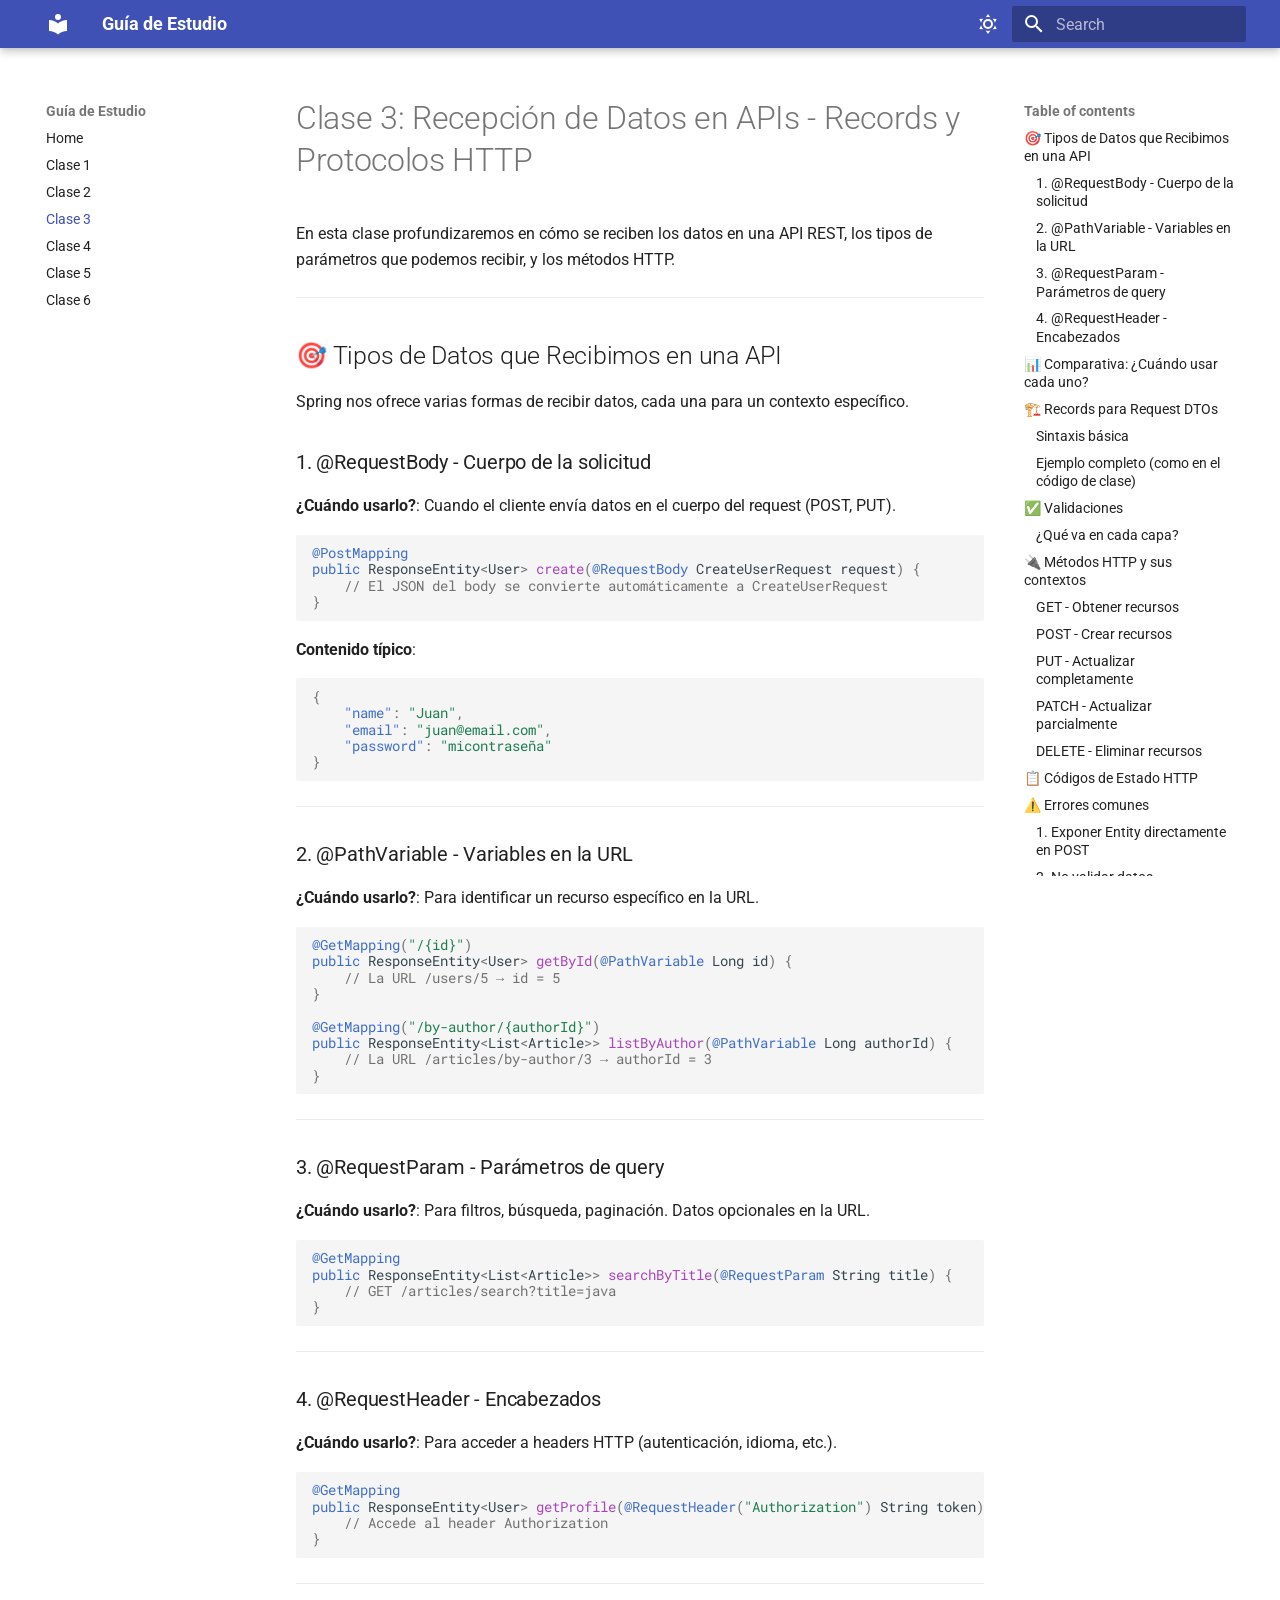
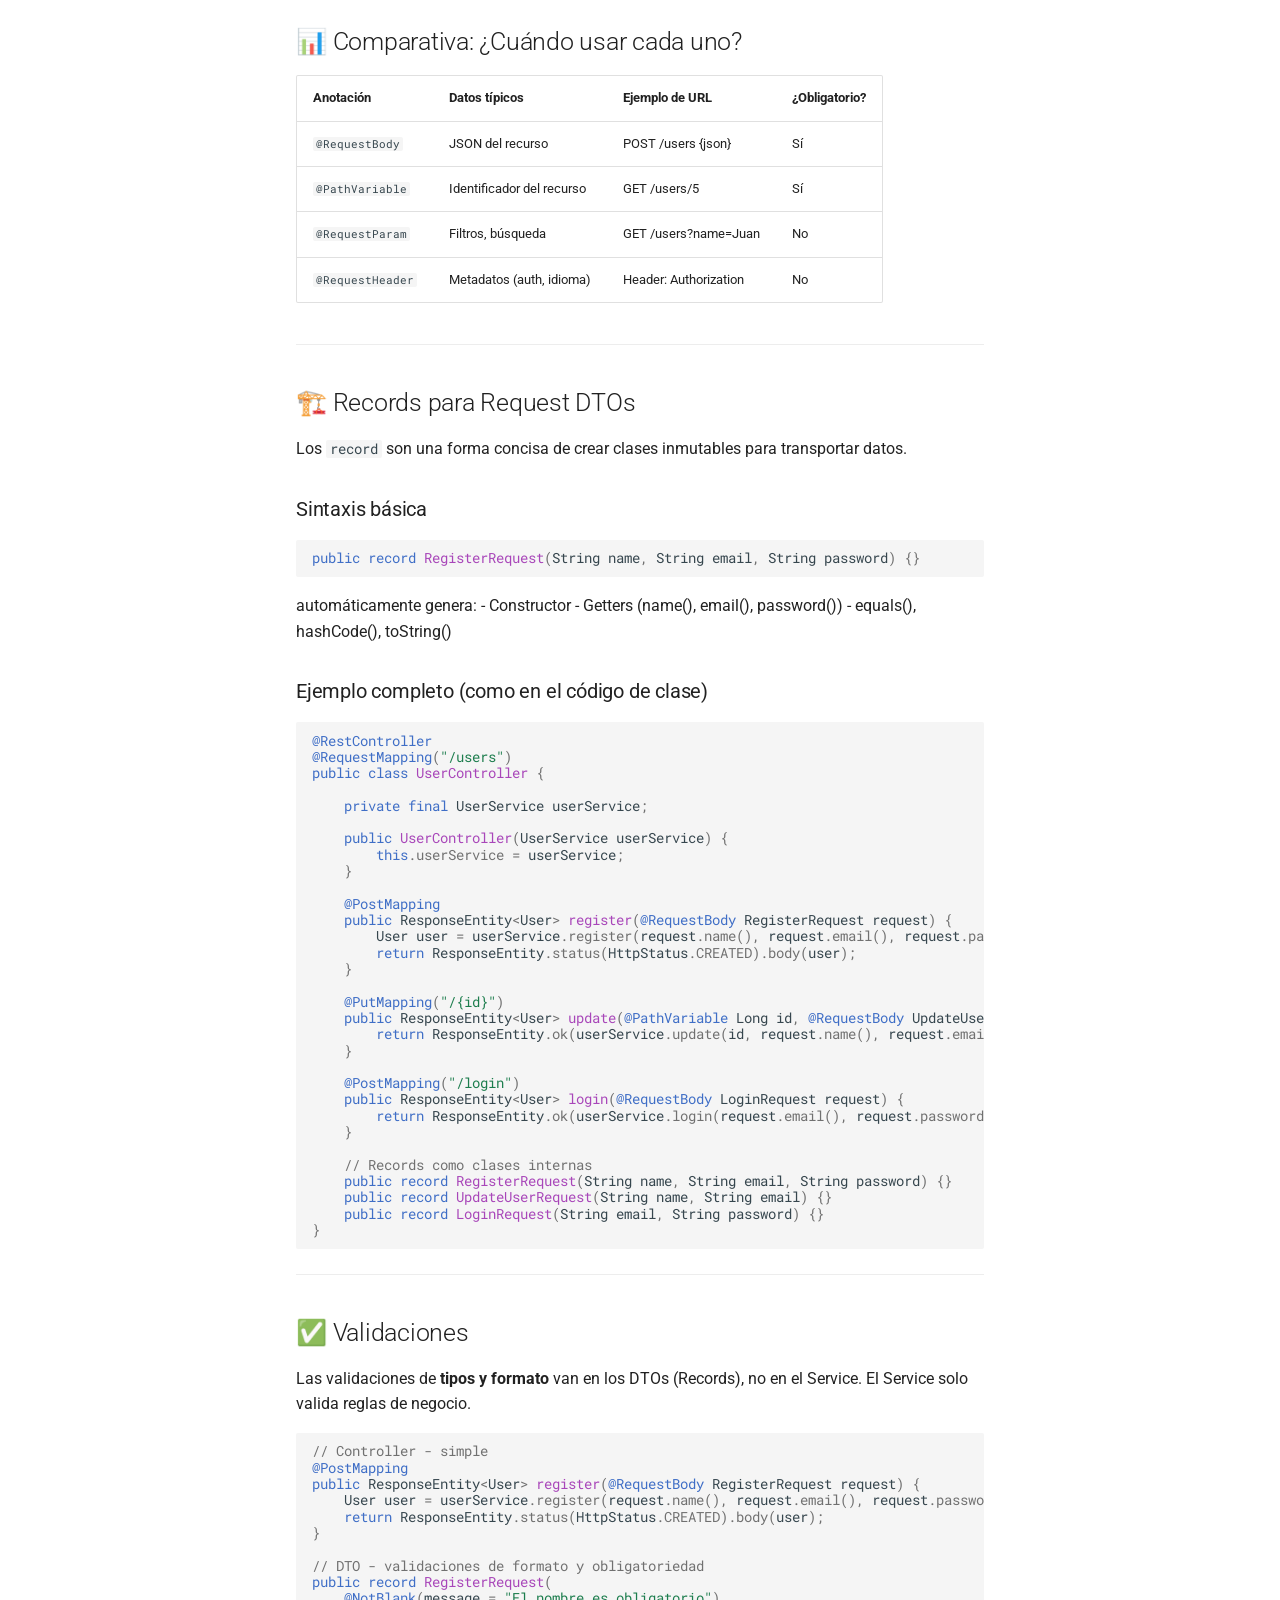
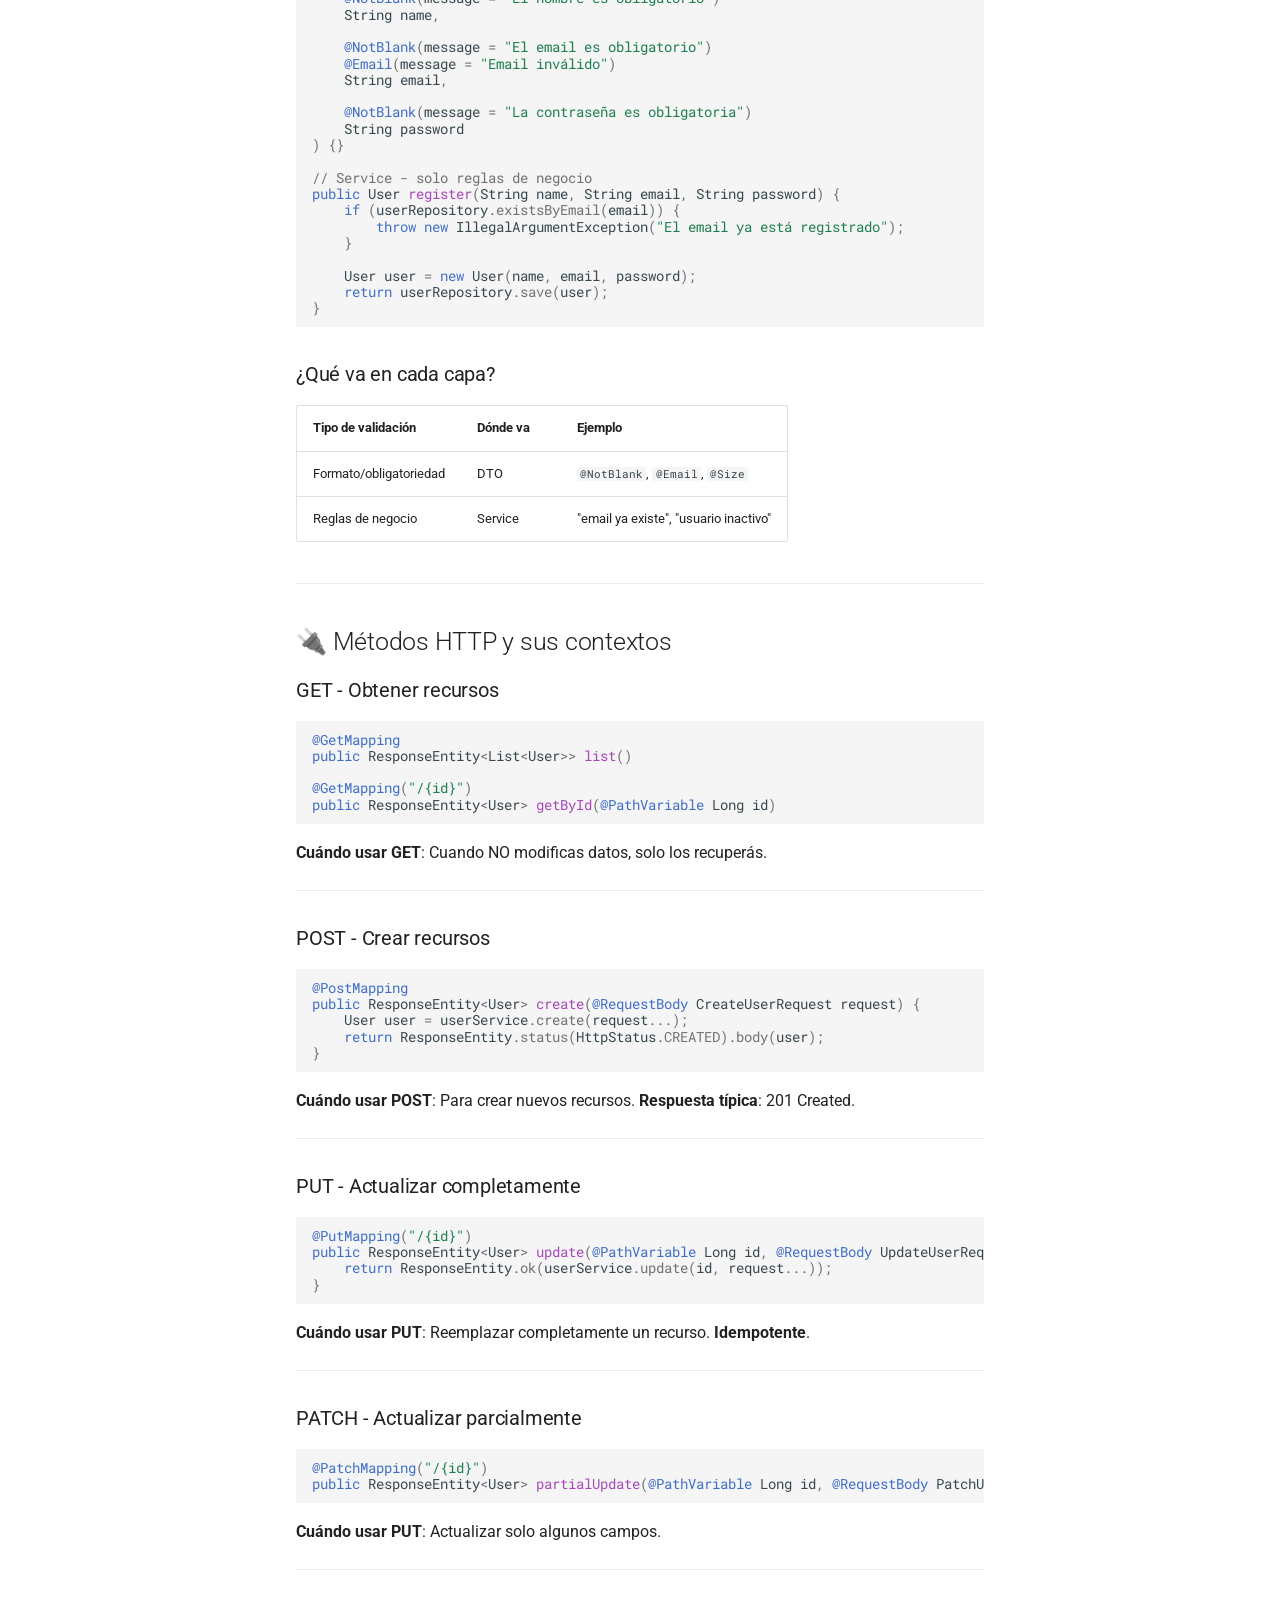
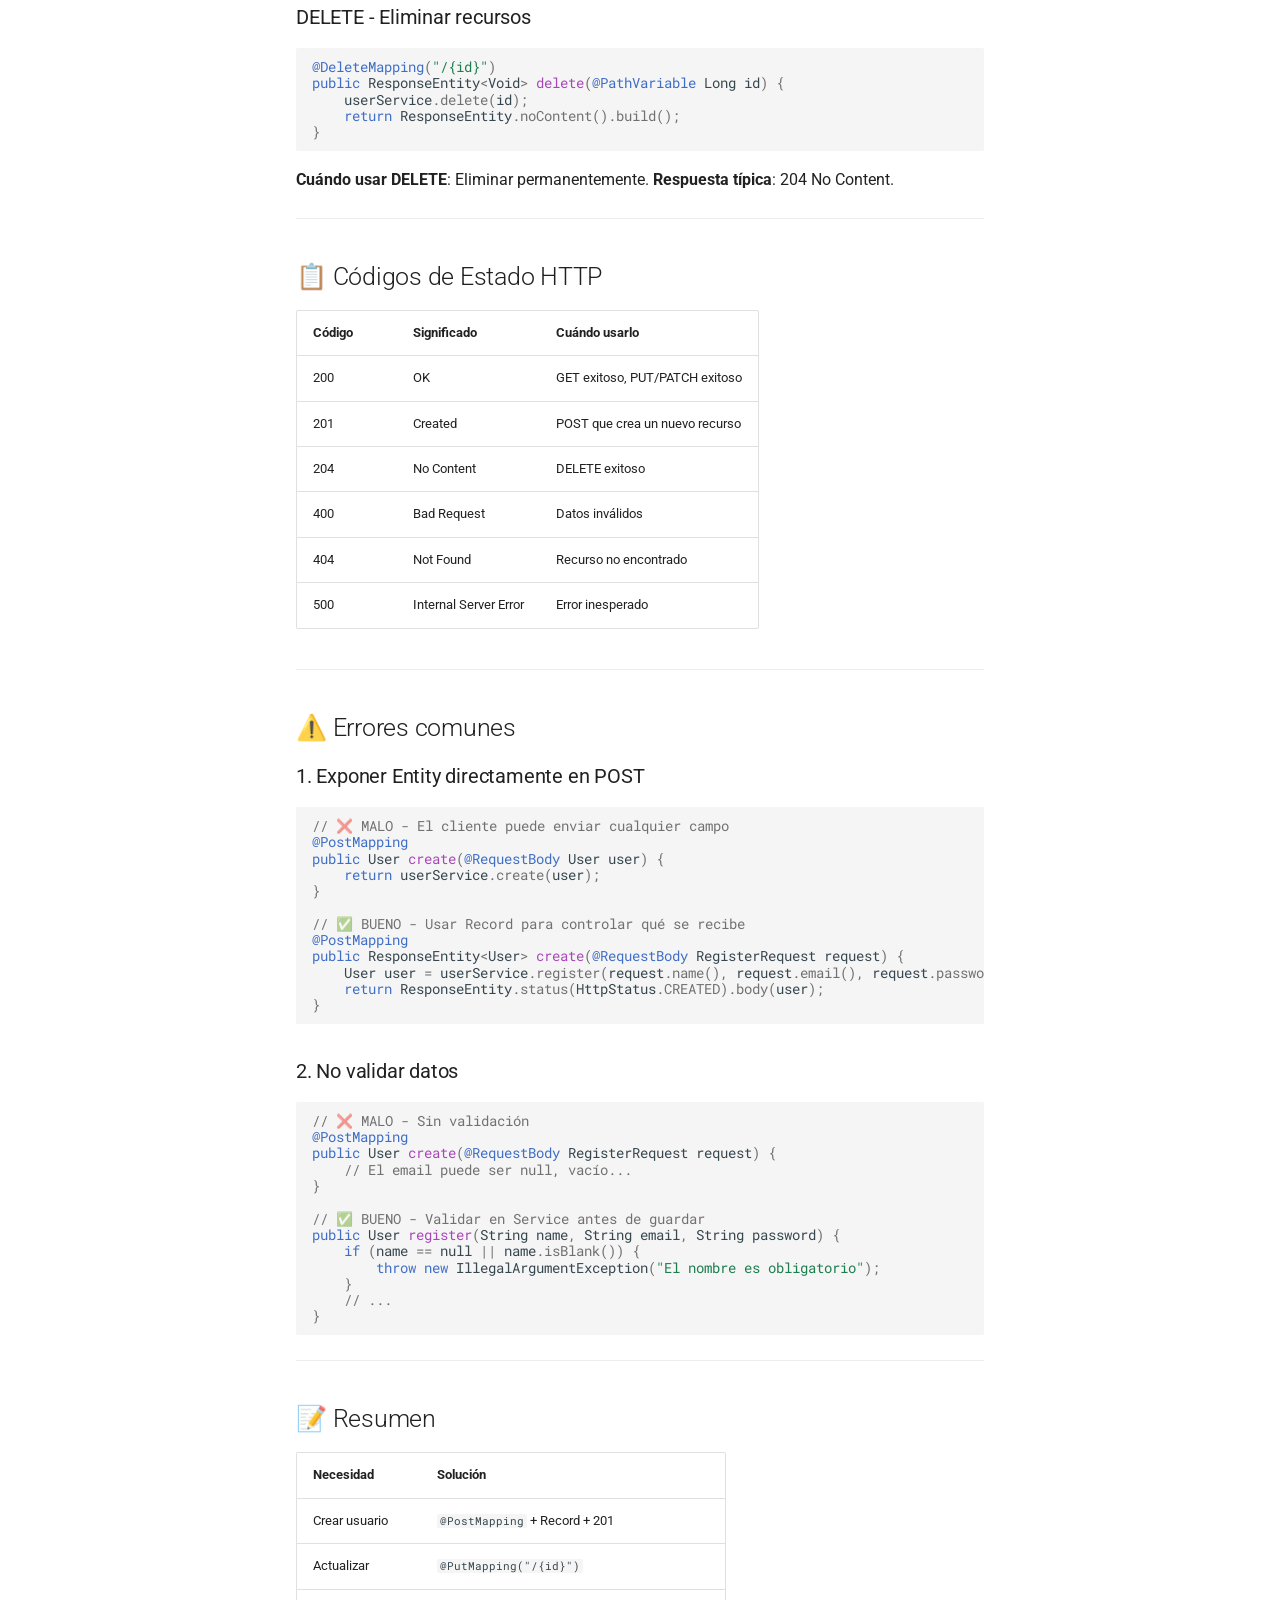
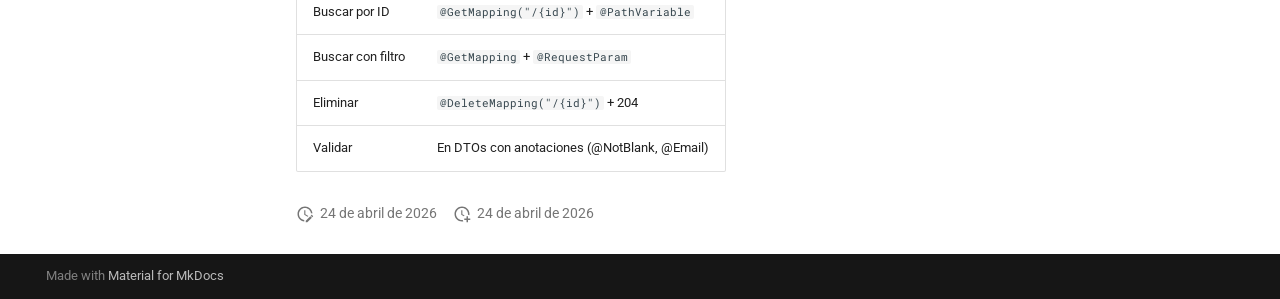
<file: clase3/index.html>
<!doctype html><html lang=en class=no-js> <head><meta charset=utf-8><meta name=viewport content="width=device-width,initial-scale=1"><meta name=description content="Apuntes de clases de programación"><link href=../clase2/ rel=prev><link href=../clase4/ rel=next><link rel=icon href=../assets/images/favicon.png><meta name=generator content="mkdocs-1.6.1, mkdocs-material-9.7.3"><title>Clase 3 - Guía de Estudio</title><link rel=stylesheet href=../assets/stylesheets/main.484c7ddc.min.css><link rel=stylesheet href=../assets/stylesheets/palette.ab4e12ef.min.css><link rel=preconnect href=https://fonts.gstatic.com crossorigin><link rel=stylesheet href="https://fonts.googleapis.com/css?family=Roboto:300,300i,400,400i,700,700i%7CRoboto+Mono:400,400i,700,700i&display=fallback"><style>:root{--md-text-font:"Roboto";--md-code-font:"Roboto Mono"}</style><link rel=stylesheet href=../stylesheets/extra.css><script>__md_scope=new URL("..",location),__md_hash=e=>[...e].reduce(((e,_)=>(e<<5)-e+_.charCodeAt(0)),0),__md_get=(e,_=localStorage,t=__md_scope)=>JSON.parse(_.getItem(t.pathname+"."+e)),__md_set=(e,_,t=localStorage,a=__md_scope)=>{try{t.setItem(a.pathname+"."+e,JSON.stringify(_))}catch(e){}}</script></head> <body dir=ltr data-md-color-scheme=default data-md-color-primary=indigo data-md-color-accent=blue> <input class=md-toggle data-md-toggle=drawer type=checkbox id=__drawer autocomplete=off> <input class=md-toggle data-md-toggle=search type=checkbox id=__search autocomplete=off> <label class=md-overlay for=__drawer></label> <div data-md-component=skip> <a href=#clase-3-recepcion-de-datos-en-apis-records-y-protocolos-http class=md-skip> Skip to content </a> </div> <div data-md-component=announce> </div> <header class="md-header md-header--shadow" data-md-component=header> <nav class="md-header__inner md-grid" aria-label=Header> <a href=.. title="Guía de Estudio" class="md-header__button md-logo" aria-label="Guía de Estudio" data-md-component=logo> <svg xmlns=http://www.w3.org/2000/svg viewbox="0 0 24 24"><path d="M12 8a3 3 0 0 0 3-3 3 3 0 0 0-3-3 3 3 0 0 0-3 3 3 3 0 0 0 3 3m0 3.54C9.64 9.35 6.5 8 3 8v11c3.5 0 6.64 1.35 9 3.54 2.36-2.19 5.5-3.54 9-3.54V8c-3.5 0-6.64 1.35-9 3.54"/></svg> </a> <label class="md-header__button md-icon" for=__drawer> <svg xmlns=http://www.w3.org/2000/svg viewbox="0 0 24 24"><path d="M3 6h18v2H3zm0 5h18v2H3zm0 5h18v2H3z"/></svg> </label> <div class=md-header__title data-md-component=header-title> <div class=md-header__ellipsis> <div class=md-header__topic> <span class=md-ellipsis> Guía de Estudio </span> </div> <div class=md-header__topic data-md-component=header-topic> <span class=md-ellipsis> Clase 3 </span> </div> </div> </div> <form class=md-header__option data-md-component=palette> <input class=md-option data-md-color-media data-md-color-scheme=default data-md-color-primary=indigo data-md-color-accent=blue aria-label="Modo oscuro" type=radio name=__palette id=__palette_0> <label class="md-header__button md-icon" title="Modo oscuro" for=__palette_1 hidden> <svg xmlns=http://www.w3.org/2000/svg viewbox="0 0 24 24"><path d="M12 7a5 5 0 0 1 5 5 5 5 0 0 1-5 5 5 5 0 0 1-5-5 5 5 0 0 1 5-5m0 2a3 3 0 0 0-3 3 3 3 0 0 0 3 3 3 3 0 0 0 3-3 3 3 0 0 0-3-3m0-7 2.39 3.42C13.65 5.15 12.84 5 12 5s-1.65.15-2.39.42zM3.34 7l4.16-.35A7.2 7.2 0 0 0 5.94 8.5c-.44.74-.69 1.5-.83 2.29zm.02 10 1.76-3.77a7.131 7.131 0 0 0 2.38 4.14zM20.65 7l-1.77 3.79a7.02 7.02 0 0 0-2.38-4.15zm-.01 10-4.14.36c.59-.51 1.12-1.14 1.54-1.86.42-.73.69-1.5.83-2.29zM12 22l-2.41-3.44c.74.27 1.55.44 2.41.44.82 0 1.63-.17 2.37-.44z"/></svg> </label> <input class=md-option data-md-color-media data-md-color-scheme=slate data-md-color-primary=blue data-md-color-accent=light-blue aria-label="Modo claro" type=radio name=__palette id=__palette_1> <label class="md-header__button md-icon" title="Modo claro" for=__palette_0 hidden> <svg xmlns=http://www.w3.org/2000/svg viewbox="0 0 24 24"><path d="m17.75 4.09-2.53 1.94.91 3.06-2.63-1.81-2.63 1.81.91-3.06-2.53-1.94L12.44 4l1.06-3 1.06 3zm3.5 6.91-1.64 1.25.59 1.98-1.7-1.17-1.7 1.17.59-1.98L15.75 11l2.06-.05L18.5 9l.69 1.95zm-2.28 4.95c.83-.08 1.72 1.1 1.19 1.85-.32.45-.66.87-1.08 1.27C15.17 23 8.84 23 4.94 19.07c-3.91-3.9-3.91-10.24 0-14.14.4-.4.82-.76 1.27-1.08.75-.53 1.93.36 1.85 1.19-.27 2.86.69 5.83 2.89 8.02a9.96 9.96 0 0 0 8.02 2.89m-1.64 2.02a12.08 12.08 0 0 1-7.8-3.47c-2.17-2.19-3.33-5-3.49-7.82-2.81 3.14-2.7 7.96.31 10.98 3.02 3.01 7.84 3.12 10.98.31"/></svg> </label> </form> <script>var palette=__md_get("__palette");if(palette&&palette.color){if("(prefers-color-scheme)"===palette.color.media){var media=matchMedia("(prefers-color-scheme: light)"),input=document.querySelector(media.matches?"[data-md-color-media='(prefers-color-scheme: light)']":"[data-md-color-media='(prefers-color-scheme: dark)']");palette.color.media=input.getAttribute("data-md-color-media"),palette.color.scheme=input.getAttribute("data-md-color-scheme"),palette.color.primary=input.getAttribute("data-md-color-primary"),palette.color.accent=input.getAttribute("data-md-color-accent")}for(var[key,value]of Object.entries(palette.color))document.body.setAttribute("data-md-color-"+key,value)}</script> <label class="md-header__button md-icon" for=__search> <svg xmlns=http://www.w3.org/2000/svg viewbox="0 0 24 24"><path d="M9.5 3A6.5 6.5 0 0 1 16 9.5c0 1.61-.59 3.09-1.56 4.23l.27.27h.79l5 5-1.5 1.5-5-5v-.79l-.27-.27A6.52 6.52 0 0 1 9.5 16 6.5 6.5 0 0 1 3 9.5 6.5 6.5 0 0 1 9.5 3m0 2C7 5 5 7 5 9.5S7 14 9.5 14 14 12 14 9.5 12 5 9.5 5"/></svg> </label> <div class=md-search data-md-component=search role=dialog> <label class=md-search__overlay for=__search></label> <div class=md-search__inner role=search> <form class=md-search__form name=search> <input type=text class=md-search__input name=query aria-label=Search placeholder=Search autocapitalize=off autocorrect=off autocomplete=off spellcheck=false data-md-component=search-query required> <label class="md-search__icon md-icon" for=__search> <svg xmlns=http://www.w3.org/2000/svg viewbox="0 0 24 24"><path d="M9.5 3A6.5 6.5 0 0 1 16 9.5c0 1.61-.59 3.09-1.56 4.23l.27.27h.79l5 5-1.5 1.5-5-5v-.79l-.27-.27A6.52 6.52 0 0 1 9.5 16 6.5 6.5 0 0 1 3 9.5 6.5 6.5 0 0 1 9.5 3m0 2C7 5 5 7 5 9.5S7 14 9.5 14 14 12 14 9.5 12 5 9.5 5"/></svg> <svg xmlns=http://www.w3.org/2000/svg viewbox="0 0 24 24"><path d="M20 11v2H8l5.5 5.5-1.42 1.42L4.16 12l7.92-7.92L13.5 5.5 8 11z"/></svg> </label> <nav class=md-search__options aria-label=Search> <a href=javascript:void(0) class="md-search__icon md-icon" title=Share aria-label=Share data-clipboard data-clipboard-text data-md-component=search-share tabindex=-1> <svg xmlns=http://www.w3.org/2000/svg viewbox="0 0 24 24"><path d="M18 16.08c-.76 0-1.44.3-1.96.77L8.91 12.7c.05-.23.09-.46.09-.7s-.04-.47-.09-.7l7.05-4.11c.54.5 1.25.81 2.04.81a3 3 0 0 0 3-3 3 3 0 0 0-3-3 3 3 0 0 0-3 3c0 .24.04.47.09.7L8.04 9.81C7.5 9.31 6.79 9 6 9a3 3 0 0 0-3 3 3 3 0 0 0 3 3c.79 0 1.5-.31 2.04-.81l7.12 4.15c-.05.21-.08.43-.08.66 0 1.61 1.31 2.91 2.92 2.91s2.92-1.3 2.92-2.91A2.92 2.92 0 0 0 18 16.08"/></svg> </a> <button type=reset class="md-search__icon md-icon" title=Clear aria-label=Clear tabindex=-1> <svg xmlns=http://www.w3.org/2000/svg viewbox="0 0 24 24"><path d="M19 6.41 17.59 5 12 10.59 6.41 5 5 6.41 10.59 12 5 17.59 6.41 19 12 13.41 17.59 19 19 17.59 13.41 12z"/></svg> </button> </nav> </form> <div class=md-search__output> <div class=md-search__scrollwrap tabindex=0 data-md-scrollfix> <div class=md-search-result data-md-component=search-result> <div class=md-search-result__meta> Initializing search </div> <ol class=md-search-result__list role=presentation></ol> </div> </div> </div> </div> </div> </nav> </header> <div class=md-container data-md-component=container> <main class=md-main data-md-component=main> <div class="md-main__inner md-grid"> <div class="md-sidebar md-sidebar--primary" data-md-component=sidebar data-md-type=navigation> <div class=md-sidebar__scrollwrap> <div class=md-sidebar__inner> <nav class="md-nav md-nav--primary" aria-label=Navigation data-md-level=0> <label class=md-nav__title for=__drawer> <a href=.. title="Guía de Estudio" class="md-nav__button md-logo" aria-label="Guía de Estudio" data-md-component=logo> <svg xmlns=http://www.w3.org/2000/svg viewbox="0 0 24 24"><path d="M12 8a3 3 0 0 0 3-3 3 3 0 0 0-3-3 3 3 0 0 0-3 3 3 3 0 0 0 3 3m0 3.54C9.64 9.35 6.5 8 3 8v11c3.5 0 6.64 1.35 9 3.54 2.36-2.19 5.5-3.54 9-3.54V8c-3.5 0-6.64 1.35-9 3.54"/></svg> </a> Guía de Estudio </label> <ul class=md-nav__list data-md-scrollfix> <li class=md-nav__item> <a href=.. class=md-nav__link> <span class=md-ellipsis> Home </span> </a> </li> <li class=md-nav__item> <a href=../clase1/ class=md-nav__link> <span class=md-ellipsis> Clase 1 </span> </a> </li> <li class=md-nav__item> <a href=../clase2/ class=md-nav__link> <span class=md-ellipsis> Clase 2 </span> </a> </li> <li class="md-nav__item md-nav__item--active"> <input class="md-nav__toggle md-toggle" type=checkbox id=__toc> <label class="md-nav__link md-nav__link--active" for=__toc> <span class=md-ellipsis> Clase 3 </span> <span class="md-nav__icon md-icon"></span> </label> <a href=./ class="md-nav__link md-nav__link--active"> <span class=md-ellipsis> Clase 3 </span> </a> <nav class="md-nav md-nav--secondary" aria-label="Table of contents"> <label class=md-nav__title for=__toc> <span class="md-nav__icon md-icon"></span> Table of contents </label> <ul class=md-nav__list data-md-component=toc data-md-scrollfix> <li class=md-nav__item> <a href=#tipos-de-datos-que-recibimos-en-una-api class=md-nav__link> <span class=md-ellipsis> 🎯 Tipos de Datos que Recibimos en una API </span> </a> <nav class=md-nav aria-label="🎯 Tipos de Datos que Recibimos en una API"> <ul class=md-nav__list> <li class=md-nav__item> <a href=#1-requestbody-cuerpo-de-la-solicitud class=md-nav__link> <span class=md-ellipsis> 1. @RequestBody - Cuerpo de la solicitud </span> </a> </li> <li class=md-nav__item> <a href=#2-pathvariable-variables-en-la-url class=md-nav__link> <span class=md-ellipsis> 2. @PathVariable - Variables en la URL </span> </a> </li> <li class=md-nav__item> <a href=#3-requestparam-parametros-de-query class=md-nav__link> <span class=md-ellipsis> 3. @RequestParam - Parámetros de query </span> </a> </li> <li class=md-nav__item> <a href=#4-requestheader-encabezados class=md-nav__link> <span class=md-ellipsis> 4. @RequestHeader - Encabezados </span> </a> </li> </ul> </nav> </li> <li class=md-nav__item> <a href=#comparativa-cuando-usar-cada-uno class=md-nav__link> <span class=md-ellipsis> 📊 Comparativa: ¿Cuándo usar cada uno? </span> </a> </li> <li class=md-nav__item> <a href=#records-para-request-dtos class=md-nav__link> <span class=md-ellipsis> 🏗️ Records para Request DTOs </span> </a> <nav class=md-nav aria-label="🏗️ Records para Request DTOs"> <ul class=md-nav__list> <li class=md-nav__item> <a href=#sintaxis-basica class=md-nav__link> <span class=md-ellipsis> Sintaxis básica </span> </a> </li> <li class=md-nav__item> <a href=#ejemplo-completo-como-en-el-codigo-de-clase class=md-nav__link> <span class=md-ellipsis> Ejemplo completo (como en el código de clase) </span> </a> </li> </ul> </nav> </li> <li class=md-nav__item> <a href=#validaciones class=md-nav__link> <span class=md-ellipsis> ✅ Validaciones </span> </a> <nav class=md-nav aria-label="✅ Validaciones"> <ul class=md-nav__list> <li class=md-nav__item> <a href=#que-va-en-cada-capa class=md-nav__link> <span class=md-ellipsis> ¿Qué va en cada capa? </span> </a> </li> </ul> </nav> </li> <li class=md-nav__item> <a href=#metodos-http-y-sus-contextos class=md-nav__link> <span class=md-ellipsis> 🔌 Métodos HTTP y sus contextos </span> </a> <nav class=md-nav aria-label="🔌 Métodos HTTP y sus contextos"> <ul class=md-nav__list> <li class=md-nav__item> <a href=#get-obtener-recursos class=md-nav__link> <span class=md-ellipsis> GET - Obtener recursos </span> </a> </li> <li class=md-nav__item> <a href=#post-crear-recursos class=md-nav__link> <span class=md-ellipsis> POST - Crear recursos </span> </a> </li> <li class=md-nav__item> <a href=#put-actualizar-completamente class=md-nav__link> <span class=md-ellipsis> PUT - Actualizar completamente </span> </a> </li> <li class=md-nav__item> <a href=#patch-actualizar-parcialmente class=md-nav__link> <span class=md-ellipsis> PATCH - Actualizar parcialmente </span> </a> </li> <li class=md-nav__item> <a href=#delete-eliminar-recursos class=md-nav__link> <span class=md-ellipsis> DELETE - Eliminar recursos </span> </a> </li> </ul> </nav> </li> <li class=md-nav__item> <a href=#codigos-de-estado-http class=md-nav__link> <span class=md-ellipsis> 📋 Códigos de Estado HTTP </span> </a> </li> <li class=md-nav__item> <a href=#errores-comunes class=md-nav__link> <span class=md-ellipsis> ⚠️ Errores comunes </span> </a> <nav class=md-nav aria-label="⚠️ Errores comunes"> <ul class=md-nav__list> <li class=md-nav__item> <a href=#1-exponer-entity-directamente-en-post class=md-nav__link> <span class=md-ellipsis> 1. Exponer Entity directamente en POST </span> </a> </li> <li class=md-nav__item> <a href=#2-no-validar-datos class=md-nav__link> <span class=md-ellipsis> 2. No validar datos </span> </a> </li> </ul> </nav> </li> <li class=md-nav__item> <a href=#resumen class=md-nav__link> <span class=md-ellipsis> 📝 Resumen </span> </a> </li> </ul> </nav> </li> <li class=md-nav__item> <a href=../clase4/ class=md-nav__link> <span class=md-ellipsis> Clase 4 </span> </a> </li> <li class=md-nav__item> <a href=../clase5/ class=md-nav__link> <span class=md-ellipsis> Clase 5 </span> </a> </li> <li class=md-nav__item> <a href=../clase6/ class=md-nav__link> <span class=md-ellipsis> Clase 6 </span> </a> </li> </ul> </nav> </div> </div> </div> <div class="md-sidebar md-sidebar--secondary" data-md-component=sidebar data-md-type=toc> <div class=md-sidebar__scrollwrap> <div class=md-sidebar__inner> <nav class="md-nav md-nav--secondary" aria-label="Table of contents"> <label class=md-nav__title for=__toc> <span class="md-nav__icon md-icon"></span> Table of contents </label> <ul class=md-nav__list data-md-component=toc data-md-scrollfix> <li class=md-nav__item> <a href=#tipos-de-datos-que-recibimos-en-una-api class=md-nav__link> <span class=md-ellipsis> 🎯 Tipos de Datos que Recibimos en una API </span> </a> <nav class=md-nav aria-label="🎯 Tipos de Datos que Recibimos en una API"> <ul class=md-nav__list> <li class=md-nav__item> <a href=#1-requestbody-cuerpo-de-la-solicitud class=md-nav__link> <span class=md-ellipsis> 1. @RequestBody - Cuerpo de la solicitud </span> </a> </li> <li class=md-nav__item> <a href=#2-pathvariable-variables-en-la-url class=md-nav__link> <span class=md-ellipsis> 2. @PathVariable - Variables en la URL </span> </a> </li> <li class=md-nav__item> <a href=#3-requestparam-parametros-de-query class=md-nav__link> <span class=md-ellipsis> 3. @RequestParam - Parámetros de query </span> </a> </li> <li class=md-nav__item> <a href=#4-requestheader-encabezados class=md-nav__link> <span class=md-ellipsis> 4. @RequestHeader - Encabezados </span> </a> </li> </ul> </nav> </li> <li class=md-nav__item> <a href=#comparativa-cuando-usar-cada-uno class=md-nav__link> <span class=md-ellipsis> 📊 Comparativa: ¿Cuándo usar cada uno? </span> </a> </li> <li class=md-nav__item> <a href=#records-para-request-dtos class=md-nav__link> <span class=md-ellipsis> 🏗️ Records para Request DTOs </span> </a> <nav class=md-nav aria-label="🏗️ Records para Request DTOs"> <ul class=md-nav__list> <li class=md-nav__item> <a href=#sintaxis-basica class=md-nav__link> <span class=md-ellipsis> Sintaxis básica </span> </a> </li> <li class=md-nav__item> <a href=#ejemplo-completo-como-en-el-codigo-de-clase class=md-nav__link> <span class=md-ellipsis> Ejemplo completo (como en el código de clase) </span> </a> </li> </ul> </nav> </li> <li class=md-nav__item> <a href=#validaciones class=md-nav__link> <span class=md-ellipsis> ✅ Validaciones </span> </a> <nav class=md-nav aria-label="✅ Validaciones"> <ul class=md-nav__list> <li class=md-nav__item> <a href=#que-va-en-cada-capa class=md-nav__link> <span class=md-ellipsis> ¿Qué va en cada capa? </span> </a> </li> </ul> </nav> </li> <li class=md-nav__item> <a href=#metodos-http-y-sus-contextos class=md-nav__link> <span class=md-ellipsis> 🔌 Métodos HTTP y sus contextos </span> </a> <nav class=md-nav aria-label="🔌 Métodos HTTP y sus contextos"> <ul class=md-nav__list> <li class=md-nav__item> <a href=#get-obtener-recursos class=md-nav__link> <span class=md-ellipsis> GET - Obtener recursos </span> </a> </li> <li class=md-nav__item> <a href=#post-crear-recursos class=md-nav__link> <span class=md-ellipsis> POST - Crear recursos </span> </a> </li> <li class=md-nav__item> <a href=#put-actualizar-completamente class=md-nav__link> <span class=md-ellipsis> PUT - Actualizar completamente </span> </a> </li> <li class=md-nav__item> <a href=#patch-actualizar-parcialmente class=md-nav__link> <span class=md-ellipsis> PATCH - Actualizar parcialmente </span> </a> </li> <li class=md-nav__item> <a href=#delete-eliminar-recursos class=md-nav__link> <span class=md-ellipsis> DELETE - Eliminar recursos </span> </a> </li> </ul> </nav> </li> <li class=md-nav__item> <a href=#codigos-de-estado-http class=md-nav__link> <span class=md-ellipsis> 📋 Códigos de Estado HTTP </span> </a> </li> <li class=md-nav__item> <a href=#errores-comunes class=md-nav__link> <span class=md-ellipsis> ⚠️ Errores comunes </span> </a> <nav class=md-nav aria-label="⚠️ Errores comunes"> <ul class=md-nav__list> <li class=md-nav__item> <a href=#1-exponer-entity-directamente-en-post class=md-nav__link> <span class=md-ellipsis> 1. Exponer Entity directamente en POST </span> </a> </li> <li class=md-nav__item> <a href=#2-no-validar-datos class=md-nav__link> <span class=md-ellipsis> 2. No validar datos </span> </a> </li> </ul> </nav> </li> <li class=md-nav__item> <a href=#resumen class=md-nav__link> <span class=md-ellipsis> 📝 Resumen </span> </a> </li> </ul> </nav> </div> </div> </div> <div class=md-content data-md-component=content> <article class="md-content__inner md-typeset"> <h1 id=clase-3-recepcion-de-datos-en-apis-records-y-protocolos-http>Clase 3: Recepción de Datos en APIs - Records y Protocolos HTTP<a class=headerlink href=#clase-3-recepcion-de-datos-en-apis-records-y-protocolos-http title="Permanent link">&para;</a></h1> <p>En esta clase profundizaremos en cómo se reciben los datos en una API REST, los tipos de parámetros que podemos recibir, y los métodos HTTP.</p> <hr> <h2 id=tipos-de-datos-que-recibimos-en-una-api>🎯 Tipos de Datos que Recibimos en una API<a class=headerlink href=#tipos-de-datos-que-recibimos-en-una-api title="Permanent link">&para;</a></h2> <p>Spring nos ofrece varias formas de recibir datos, cada una para un contexto específico.</p> <h3 id=1-requestbody-cuerpo-de-la-solicitud>1. @RequestBody - Cuerpo de la solicitud<a class=headerlink href=#1-requestbody-cuerpo-de-la-solicitud title="Permanent link">&para;</a></h3> <p><strong>¿Cuándo usarlo?</strong>: Cuando el cliente envía datos en el cuerpo del request (POST, PUT).</p> <div class="language-java highlight"><pre><span></span><code><span id=__span-0-1><a id=__codelineno-0-1 name=__codelineno-0-1 href=#__codelineno-0-1></a><span class=nd>@PostMapping</span>
</span><span id=__span-0-2><a id=__codelineno-0-2 name=__codelineno-0-2 href=#__codelineno-0-2></a><span class=kd>public</span><span class=w> </span><span class=n>ResponseEntity</span><span class=o>&lt;</span><span class=n>User</span><span class=o>&gt;</span><span class=w> </span><span class=nf>create</span><span class=p>(</span><span class=nd>@RequestBody</span><span class=w> </span><span class=n>CreateUserRequest</span><span class=w> </span><span class=n>request</span><span class=p>)</span><span class=w> </span><span class=p>{</span>
</span><span id=__span-0-3><a id=__codelineno-0-3 name=__codelineno-0-3 href=#__codelineno-0-3></a><span class=w>    </span><span class=c1>// El JSON del body se convierte automáticamente a CreateUserRequest</span>
</span><span id=__span-0-4><a id=__codelineno-0-4 name=__codelineno-0-4 href=#__codelineno-0-4></a><span class=p>}</span>
</span></code></pre></div> <p><strong>Contenido típico</strong>: <div class="language-json highlight"><pre><span></span><code><span id=__span-1-1><a id=__codelineno-1-1 name=__codelineno-1-1 href=#__codelineno-1-1></a><span class=p>{</span>
</span><span id=__span-1-2><a id=__codelineno-1-2 name=__codelineno-1-2 href=#__codelineno-1-2></a><span class=w>    </span><span class=nt>&quot;name&quot;</span><span class=p>:</span><span class=w> </span><span class=s2>&quot;Juan&quot;</span><span class=p>,</span>
</span><span id=__span-1-3><a id=__codelineno-1-3 name=__codelineno-1-3 href=#__codelineno-1-3></a><span class=w>    </span><span class=nt>&quot;email&quot;</span><span class=p>:</span><span class=w> </span><span class=s2>&quot;juan@email.com&quot;</span><span class=p>,</span>
</span><span id=__span-1-4><a id=__codelineno-1-4 name=__codelineno-1-4 href=#__codelineno-1-4></a><span class=w>    </span><span class=nt>&quot;password&quot;</span><span class=p>:</span><span class=w> </span><span class=s2>&quot;micontraseña&quot;</span>
</span><span id=__span-1-5><a id=__codelineno-1-5 name=__codelineno-1-5 href=#__codelineno-1-5></a><span class=p>}</span>
</span></code></pre></div></p> <hr> <h3 id=2-pathvariable-variables-en-la-url>2. @PathVariable - Variables en la URL<a class=headerlink href=#2-pathvariable-variables-en-la-url title="Permanent link">&para;</a></h3> <p><strong>¿Cuándo usarlo?</strong>: Para identificar un recurso específico en la URL.</p> <div class="language-java highlight"><pre><span></span><code><span id=__span-2-1><a id=__codelineno-2-1 name=__codelineno-2-1 href=#__codelineno-2-1></a><span class=nd>@GetMapping</span><span class=p>(</span><span class=s>&quot;/{id}&quot;</span><span class=p>)</span>
</span><span id=__span-2-2><a id=__codelineno-2-2 name=__codelineno-2-2 href=#__codelineno-2-2></a><span class=kd>public</span><span class=w> </span><span class=n>ResponseEntity</span><span class=o>&lt;</span><span class=n>User</span><span class=o>&gt;</span><span class=w> </span><span class=nf>getById</span><span class=p>(</span><span class=nd>@PathVariable</span><span class=w> </span><span class=n>Long</span><span class=w> </span><span class=n>id</span><span class=p>)</span><span class=w> </span><span class=p>{</span>
</span><span id=__span-2-3><a id=__codelineno-2-3 name=__codelineno-2-3 href=#__codelineno-2-3></a><span class=w>    </span><span class=c1>// La URL /users/5 → id = 5</span>
</span><span id=__span-2-4><a id=__codelineno-2-4 name=__codelineno-2-4 href=#__codelineno-2-4></a><span class=p>}</span>
</span><span id=__span-2-5><a id=__codelineno-2-5 name=__codelineno-2-5 href=#__codelineno-2-5></a>
</span><span id=__span-2-6><a id=__codelineno-2-6 name=__codelineno-2-6 href=#__codelineno-2-6></a><span class=nd>@GetMapping</span><span class=p>(</span><span class=s>&quot;/by-author/{authorId}&quot;</span><span class=p>)</span>
</span><span id=__span-2-7><a id=__codelineno-2-7 name=__codelineno-2-7 href=#__codelineno-2-7></a><span class=kd>public</span><span class=w> </span><span class=n>ResponseEntity</span><span class=o>&lt;</span><span class=n>List</span><span class=o>&lt;</span><span class=n>Article</span><span class=o>&gt;&gt;</span><span class=w> </span><span class=nf>listByAuthor</span><span class=p>(</span><span class=nd>@PathVariable</span><span class=w> </span><span class=n>Long</span><span class=w> </span><span class=n>authorId</span><span class=p>)</span><span class=w> </span><span class=p>{</span>
</span><span id=__span-2-8><a id=__codelineno-2-8 name=__codelineno-2-8 href=#__codelineno-2-8></a><span class=w>    </span><span class=c1>// La URL /articles/by-author/3 → authorId = 3</span>
</span><span id=__span-2-9><a id=__codelineno-2-9 name=__codelineno-2-9 href=#__codelineno-2-9></a><span class=p>}</span>
</span></code></pre></div> <hr> <h3 id=3-requestparam-parametros-de-query>3. @RequestParam - Parámetros de query<a class=headerlink href=#3-requestparam-parametros-de-query title="Permanent link">&para;</a></h3> <p><strong>¿Cuándo usarlo?</strong>: Para filtros, búsqueda, paginación. Datos opcionales en la URL.</p> <div class="language-java highlight"><pre><span></span><code><span id=__span-3-1><a id=__codelineno-3-1 name=__codelineno-3-1 href=#__codelineno-3-1></a><span class=nd>@GetMapping</span>
</span><span id=__span-3-2><a id=__codelineno-3-2 name=__codelineno-3-2 href=#__codelineno-3-2></a><span class=kd>public</span><span class=w> </span><span class=n>ResponseEntity</span><span class=o>&lt;</span><span class=n>List</span><span class=o>&lt;</span><span class=n>Article</span><span class=o>&gt;&gt;</span><span class=w> </span><span class=nf>searchByTitle</span><span class=p>(</span><span class=nd>@RequestParam</span><span class=w> </span><span class=n>String</span><span class=w> </span><span class=n>title</span><span class=p>)</span><span class=w> </span><span class=p>{</span>
</span><span id=__span-3-3><a id=__codelineno-3-3 name=__codelineno-3-3 href=#__codelineno-3-3></a><span class=w>    </span><span class=c1>// GET /articles/search?title=java</span>
</span><span id=__span-3-4><a id=__codelineno-3-4 name=__codelineno-3-4 href=#__codelineno-3-4></a><span class=p>}</span>
</span></code></pre></div> <hr> <h3 id=4-requestheader-encabezados>4. @RequestHeader - Encabezados<a class=headerlink href=#4-requestheader-encabezados title="Permanent link">&para;</a></h3> <p><strong>¿Cuándo usarlo?</strong>: Para acceder a headers HTTP (autenticación, idioma, etc.).</p> <div class="language-java highlight"><pre><span></span><code><span id=__span-4-1><a id=__codelineno-4-1 name=__codelineno-4-1 href=#__codelineno-4-1></a><span class=nd>@GetMapping</span>
</span><span id=__span-4-2><a id=__codelineno-4-2 name=__codelineno-4-2 href=#__codelineno-4-2></a><span class=kd>public</span><span class=w> </span><span class=n>ResponseEntity</span><span class=o>&lt;</span><span class=n>User</span><span class=o>&gt;</span><span class=w> </span><span class=nf>getProfile</span><span class=p>(</span><span class=nd>@RequestHeader</span><span class=p>(</span><span class=s>&quot;Authorization&quot;</span><span class=p>)</span><span class=w> </span><span class=n>String</span><span class=w> </span><span class=n>token</span><span class=p>)</span><span class=w> </span><span class=p>{</span>
</span><span id=__span-4-3><a id=__codelineno-4-3 name=__codelineno-4-3 href=#__codelineno-4-3></a><span class=w>    </span><span class=c1>// Accede al header Authorization</span>
</span><span id=__span-4-4><a id=__codelineno-4-4 name=__codelineno-4-4 href=#__codelineno-4-4></a><span class=p>}</span>
</span></code></pre></div> <hr> <h2 id=comparativa-cuando-usar-cada-uno>📊 Comparativa: ¿Cuándo usar cada uno?<a class=headerlink href=#comparativa-cuando-usar-cada-uno title="Permanent link">&para;</a></h2> <table> <thead> <tr> <th>Anotación</th> <th>Datos típicos</th> <th>Ejemplo de URL</th> <th>¿Obligatorio?</th> </tr> </thead> <tbody> <tr> <td><code>@RequestBody</code></td> <td>JSON del recurso</td> <td>POST /users {json}</td> <td>Sí</td> </tr> <tr> <td><code>@PathVariable</code></td> <td>Identificador del recurso</td> <td>GET /users/5</td> <td>Sí</td> </tr> <tr> <td><code>@RequestParam</code></td> <td>Filtros, búsqueda</td> <td>GET /users?name=Juan</td> <td>No</td> </tr> <tr> <td><code>@RequestHeader</code></td> <td>Metadatos (auth, idioma)</td> <td>Header: Authorization</td> <td>No</td> </tr> </tbody> </table> <hr> <h2 id=records-para-request-dtos>🏗️ Records para Request DTOs<a class=headerlink href=#records-para-request-dtos title="Permanent link">&para;</a></h2> <p>Los <code>record</code> son una forma concisa de crear clases inmutables para transportar datos.</p> <h3 id=sintaxis-basica>Sintaxis básica<a class=headerlink href=#sintaxis-basica title="Permanent link">&para;</a></h3> <div class="language-java highlight"><pre><span></span><code><span id=__span-5-1><a id=__codelineno-5-1 name=__codelineno-5-1 href=#__codelineno-5-1></a><span class=kd>public</span><span class=w> </span><span class=kd>record</span> <span class=nc>RegisterRequest</span><span class=p>(</span><span class=n>String</span><span class=w> </span><span class=n>name</span><span class=p>,</span><span class=w> </span><span class=n>String</span><span class=w> </span><span class=n>email</span><span class=p>,</span><span class=w> </span><span class=n>String</span><span class=w> </span><span class=n>password</span><span class=p>)</span><span class=w> </span><span class=p>{}</span>
</span></code></pre></div> <p>automáticamente genera: - Constructor - Getters (name(), email(), password()) - equals(), hashCode(), toString()</p> <h3 id=ejemplo-completo-como-en-el-codigo-de-clase>Ejemplo completo (como en el código de clase)<a class=headerlink href=#ejemplo-completo-como-en-el-codigo-de-clase title="Permanent link">&para;</a></h3> <div class="language-java highlight"><pre><span></span><code><span id=__span-6-1><a id=__codelineno-6-1 name=__codelineno-6-1 href=#__codelineno-6-1></a><span class=nd>@RestController</span>
</span><span id=__span-6-2><a id=__codelineno-6-2 name=__codelineno-6-2 href=#__codelineno-6-2></a><span class=nd>@RequestMapping</span><span class=p>(</span><span class=s>&quot;/users&quot;</span><span class=p>)</span>
</span><span id=__span-6-3><a id=__codelineno-6-3 name=__codelineno-6-3 href=#__codelineno-6-3></a><span class=kd>public</span><span class=w> </span><span class=kd>class</span> <span class=nc>UserController</span><span class=w> </span><span class=p>{</span>
</span><span id=__span-6-4><a id=__codelineno-6-4 name=__codelineno-6-4 href=#__codelineno-6-4></a>
</span><span id=__span-6-5><a id=__codelineno-6-5 name=__codelineno-6-5 href=#__codelineno-6-5></a><span class=w>    </span><span class=kd>private</span><span class=w> </span><span class=kd>final</span><span class=w> </span><span class=n>UserService</span><span class=w> </span><span class=n>userService</span><span class=p>;</span>
</span><span id=__span-6-6><a id=__codelineno-6-6 name=__codelineno-6-6 href=#__codelineno-6-6></a>
</span><span id=__span-6-7><a id=__codelineno-6-7 name=__codelineno-6-7 href=#__codelineno-6-7></a><span class=w>    </span><span class=kd>public</span><span class=w> </span><span class=nf>UserController</span><span class=p>(</span><span class=n>UserService</span><span class=w> </span><span class=n>userService</span><span class=p>)</span><span class=w> </span><span class=p>{</span>
</span><span id=__span-6-8><a id=__codelineno-6-8 name=__codelineno-6-8 href=#__codelineno-6-8></a><span class=w>        </span><span class=k>this</span><span class=p>.</span><span class=na>userService</span><span class=w> </span><span class=o>=</span><span class=w> </span><span class=n>userService</span><span class=p>;</span>
</span><span id=__span-6-9><a id=__codelineno-6-9 name=__codelineno-6-9 href=#__codelineno-6-9></a><span class=w>    </span><span class=p>}</span>
</span><span id=__span-6-10><a id=__codelineno-6-10 name=__codelineno-6-10 href=#__codelineno-6-10></a>
</span><span id=__span-6-11><a id=__codelineno-6-11 name=__codelineno-6-11 href=#__codelineno-6-11></a><span class=w>    </span><span class=nd>@PostMapping</span>
</span><span id=__span-6-12><a id=__codelineno-6-12 name=__codelineno-6-12 href=#__codelineno-6-12></a><span class=w>    </span><span class=kd>public</span><span class=w> </span><span class=n>ResponseEntity</span><span class=o>&lt;</span><span class=n>User</span><span class=o>&gt;</span><span class=w> </span><span class=nf>register</span><span class=p>(</span><span class=nd>@RequestBody</span><span class=w> </span><span class=n>RegisterRequest</span><span class=w> </span><span class=n>request</span><span class=p>)</span><span class=w> </span><span class=p>{</span>
</span><span id=__span-6-13><a id=__codelineno-6-13 name=__codelineno-6-13 href=#__codelineno-6-13></a><span class=w>        </span><span class=n>User</span><span class=w> </span><span class=n>user</span><span class=w> </span><span class=o>=</span><span class=w> </span><span class=n>userService</span><span class=p>.</span><span class=na>register</span><span class=p>(</span><span class=n>request</span><span class=p>.</span><span class=na>name</span><span class=p>(),</span><span class=w> </span><span class=n>request</span><span class=p>.</span><span class=na>email</span><span class=p>(),</span><span class=w> </span><span class=n>request</span><span class=p>.</span><span class=na>password</span><span class=p>());</span>
</span><span id=__span-6-14><a id=__codelineno-6-14 name=__codelineno-6-14 href=#__codelineno-6-14></a><span class=w>        </span><span class=k>return</span><span class=w> </span><span class=n>ResponseEntity</span><span class=p>.</span><span class=na>status</span><span class=p>(</span><span class=n>HttpStatus</span><span class=p>.</span><span class=na>CREATED</span><span class=p>).</span><span class=na>body</span><span class=p>(</span><span class=n>user</span><span class=p>);</span>
</span><span id=__span-6-15><a id=__codelineno-6-15 name=__codelineno-6-15 href=#__codelineno-6-15></a><span class=w>    </span><span class=p>}</span>
</span><span id=__span-6-16><a id=__codelineno-6-16 name=__codelineno-6-16 href=#__codelineno-6-16></a>
</span><span id=__span-6-17><a id=__codelineno-6-17 name=__codelineno-6-17 href=#__codelineno-6-17></a><span class=w>    </span><span class=nd>@PutMapping</span><span class=p>(</span><span class=s>&quot;/{id}&quot;</span><span class=p>)</span>
</span><span id=__span-6-18><a id=__codelineno-6-18 name=__codelineno-6-18 href=#__codelineno-6-18></a><span class=w>    </span><span class=kd>public</span><span class=w> </span><span class=n>ResponseEntity</span><span class=o>&lt;</span><span class=n>User</span><span class=o>&gt;</span><span class=w> </span><span class=nf>update</span><span class=p>(</span><span class=nd>@PathVariable</span><span class=w> </span><span class=n>Long</span><span class=w> </span><span class=n>id</span><span class=p>,</span><span class=w> </span><span class=nd>@RequestBody</span><span class=w> </span><span class=n>UpdateUserRequest</span><span class=w> </span><span class=n>request</span><span class=p>)</span><span class=w> </span><span class=p>{</span>
</span><span id=__span-6-19><a id=__codelineno-6-19 name=__codelineno-6-19 href=#__codelineno-6-19></a><span class=w>        </span><span class=k>return</span><span class=w> </span><span class=n>ResponseEntity</span><span class=p>.</span><span class=na>ok</span><span class=p>(</span><span class=n>userService</span><span class=p>.</span><span class=na>update</span><span class=p>(</span><span class=n>id</span><span class=p>,</span><span class=w> </span><span class=n>request</span><span class=p>.</span><span class=na>name</span><span class=p>(),</span><span class=w> </span><span class=n>request</span><span class=p>.</span><span class=na>email</span><span class=p>()));</span>
</span><span id=__span-6-20><a id=__codelineno-6-20 name=__codelineno-6-20 href=#__codelineno-6-20></a><span class=w>    </span><span class=p>}</span>
</span><span id=__span-6-21><a id=__codelineno-6-21 name=__codelineno-6-21 href=#__codelineno-6-21></a>
</span><span id=__span-6-22><a id=__codelineno-6-22 name=__codelineno-6-22 href=#__codelineno-6-22></a><span class=w>    </span><span class=nd>@PostMapping</span><span class=p>(</span><span class=s>&quot;/login&quot;</span><span class=p>)</span>
</span><span id=__span-6-23><a id=__codelineno-6-23 name=__codelineno-6-23 href=#__codelineno-6-23></a><span class=w>    </span><span class=kd>public</span><span class=w> </span><span class=n>ResponseEntity</span><span class=o>&lt;</span><span class=n>User</span><span class=o>&gt;</span><span class=w> </span><span class=nf>login</span><span class=p>(</span><span class=nd>@RequestBody</span><span class=w> </span><span class=n>LoginRequest</span><span class=w> </span><span class=n>request</span><span class=p>)</span><span class=w> </span><span class=p>{</span>
</span><span id=__span-6-24><a id=__codelineno-6-24 name=__codelineno-6-24 href=#__codelineno-6-24></a><span class=w>        </span><span class=k>return</span><span class=w> </span><span class=n>ResponseEntity</span><span class=p>.</span><span class=na>ok</span><span class=p>(</span><span class=n>userService</span><span class=p>.</span><span class=na>login</span><span class=p>(</span><span class=n>request</span><span class=p>.</span><span class=na>email</span><span class=p>(),</span><span class=w> </span><span class=n>request</span><span class=p>.</span><span class=na>password</span><span class=p>()));</span>
</span><span id=__span-6-25><a id=__codelineno-6-25 name=__codelineno-6-25 href=#__codelineno-6-25></a><span class=w>    </span><span class=p>}</span>
</span><span id=__span-6-26><a id=__codelineno-6-26 name=__codelineno-6-26 href=#__codelineno-6-26></a>
</span><span id=__span-6-27><a id=__codelineno-6-27 name=__codelineno-6-27 href=#__codelineno-6-27></a><span class=w>    </span><span class=c1>// Records como clases internas</span>
</span><span id=__span-6-28><a id=__codelineno-6-28 name=__codelineno-6-28 href=#__codelineno-6-28></a><span class=w>    </span><span class=kd>public</span><span class=w> </span><span class=kd>record</span> <span class=nc>RegisterRequest</span><span class=p>(</span><span class=n>String</span><span class=w> </span><span class=n>name</span><span class=p>,</span><span class=w> </span><span class=n>String</span><span class=w> </span><span class=n>email</span><span class=p>,</span><span class=w> </span><span class=n>String</span><span class=w> </span><span class=n>password</span><span class=p>)</span><span class=w> </span><span class=p>{}</span>
</span><span id=__span-6-29><a id=__codelineno-6-29 name=__codelineno-6-29 href=#__codelineno-6-29></a><span class=w>    </span><span class=kd>public</span><span class=w> </span><span class=kd>record</span> <span class=nc>UpdateUserRequest</span><span class=p>(</span><span class=n>String</span><span class=w> </span><span class=n>name</span><span class=p>,</span><span class=w> </span><span class=n>String</span><span class=w> </span><span class=n>email</span><span class=p>)</span><span class=w> </span><span class=p>{}</span>
</span><span id=__span-6-30><a id=__codelineno-6-30 name=__codelineno-6-30 href=#__codelineno-6-30></a><span class=w>    </span><span class=kd>public</span><span class=w> </span><span class=kd>record</span> <span class=nc>LoginRequest</span><span class=p>(</span><span class=n>String</span><span class=w> </span><span class=n>email</span><span class=p>,</span><span class=w> </span><span class=n>String</span><span class=w> </span><span class=n>password</span><span class=p>)</span><span class=w> </span><span class=p>{}</span>
</span><span id=__span-6-31><a id=__codelineno-6-31 name=__codelineno-6-31 href=#__codelineno-6-31></a><span class=p>}</span>
</span></code></pre></div> <hr> <h2 id=validaciones>✅ Validaciones<a class=headerlink href=#validaciones title="Permanent link">&para;</a></h2> <p>Las validaciones de <strong>tipos y formato</strong> van en los DTOs (Records), no en el Service. El Service solo valida reglas de negocio.</p> <div class="language-java highlight"><pre><span></span><code><span id=__span-7-1><a id=__codelineno-7-1 name=__codelineno-7-1 href=#__codelineno-7-1></a><span class=c1>// Controller - simple</span>
</span><span id=__span-7-2><a id=__codelineno-7-2 name=__codelineno-7-2 href=#__codelineno-7-2></a><span class=nd>@PostMapping</span>
</span><span id=__span-7-3><a id=__codelineno-7-3 name=__codelineno-7-3 href=#__codelineno-7-3></a><span class=kd>public</span><span class=w> </span><span class=n>ResponseEntity</span><span class=o>&lt;</span><span class=n>User</span><span class=o>&gt;</span><span class=w> </span><span class=nf>register</span><span class=p>(</span><span class=nd>@RequestBody</span><span class=w> </span><span class=n>RegisterRequest</span><span class=w> </span><span class=n>request</span><span class=p>)</span><span class=w> </span><span class=p>{</span>
</span><span id=__span-7-4><a id=__codelineno-7-4 name=__codelineno-7-4 href=#__codelineno-7-4></a><span class=w>    </span><span class=n>User</span><span class=w> </span><span class=n>user</span><span class=w> </span><span class=o>=</span><span class=w> </span><span class=n>userService</span><span class=p>.</span><span class=na>register</span><span class=p>(</span><span class=n>request</span><span class=p>.</span><span class=na>name</span><span class=p>(),</span><span class=w> </span><span class=n>request</span><span class=p>.</span><span class=na>email</span><span class=p>(),</span><span class=w> </span><span class=n>request</span><span class=p>.</span><span class=na>password</span><span class=p>());</span>
</span><span id=__span-7-5><a id=__codelineno-7-5 name=__codelineno-7-5 href=#__codelineno-7-5></a><span class=w>    </span><span class=k>return</span><span class=w> </span><span class=n>ResponseEntity</span><span class=p>.</span><span class=na>status</span><span class=p>(</span><span class=n>HttpStatus</span><span class=p>.</span><span class=na>CREATED</span><span class=p>).</span><span class=na>body</span><span class=p>(</span><span class=n>user</span><span class=p>);</span>
</span><span id=__span-7-6><a id=__codelineno-7-6 name=__codelineno-7-6 href=#__codelineno-7-6></a><span class=p>}</span>
</span><span id=__span-7-7><a id=__codelineno-7-7 name=__codelineno-7-7 href=#__codelineno-7-7></a>
</span><span id=__span-7-8><a id=__codelineno-7-8 name=__codelineno-7-8 href=#__codelineno-7-8></a><span class=c1>// DTO - validaciones de formato y obligatoriedad</span>
</span><span id=__span-7-9><a id=__codelineno-7-9 name=__codelineno-7-9 href=#__codelineno-7-9></a><span class=kd>public</span><span class=w> </span><span class=kd>record</span> <span class=nc>RegisterRequest</span><span class=p>(</span>
</span><span id=__span-7-10><a id=__codelineno-7-10 name=__codelineno-7-10 href=#__codelineno-7-10></a><span class=w>    </span><span class=nd>@NotBlank</span><span class=p>(</span><span class=n>message</span><span class=w> </span><span class=o>=</span><span class=w> </span><span class=s>&quot;El nombre es obligatorio&quot;</span><span class=p>)</span>
</span><span id=__span-7-11><a id=__codelineno-7-11 name=__codelineno-7-11 href=#__codelineno-7-11></a><span class=w>    </span><span class=n>String</span><span class=w> </span><span class=n>name</span><span class=p>,</span>
</span><span id=__span-7-12><a id=__codelineno-7-12 name=__codelineno-7-12 href=#__codelineno-7-12></a>
</span><span id=__span-7-13><a id=__codelineno-7-13 name=__codelineno-7-13 href=#__codelineno-7-13></a><span class=w>    </span><span class=nd>@NotBlank</span><span class=p>(</span><span class=n>message</span><span class=w> </span><span class=o>=</span><span class=w> </span><span class=s>&quot;El email es obligatorio&quot;</span><span class=p>)</span>
</span><span id=__span-7-14><a id=__codelineno-7-14 name=__codelineno-7-14 href=#__codelineno-7-14></a><span class=w>    </span><span class=nd>@Email</span><span class=p>(</span><span class=n>message</span><span class=w> </span><span class=o>=</span><span class=w> </span><span class=s>&quot;Email inválido&quot;</span><span class=p>)</span>
</span><span id=__span-7-15><a id=__codelineno-7-15 name=__codelineno-7-15 href=#__codelineno-7-15></a><span class=w>    </span><span class=n>String</span><span class=w> </span><span class=n>email</span><span class=p>,</span>
</span><span id=__span-7-16><a id=__codelineno-7-16 name=__codelineno-7-16 href=#__codelineno-7-16></a>
</span><span id=__span-7-17><a id=__codelineno-7-17 name=__codelineno-7-17 href=#__codelineno-7-17></a><span class=w>    </span><span class=nd>@NotBlank</span><span class=p>(</span><span class=n>message</span><span class=w> </span><span class=o>=</span><span class=w> </span><span class=s>&quot;La contraseña es obligatoria&quot;</span><span class=p>)</span>
</span><span id=__span-7-18><a id=__codelineno-7-18 name=__codelineno-7-18 href=#__codelineno-7-18></a><span class=w>    </span><span class=n>String</span><span class=w> </span><span class=n>password</span>
</span><span id=__span-7-19><a id=__codelineno-7-19 name=__codelineno-7-19 href=#__codelineno-7-19></a><span class=p>)</span><span class=w> </span><span class=p>{}</span>
</span><span id=__span-7-20><a id=__codelineno-7-20 name=__codelineno-7-20 href=#__codelineno-7-20></a>
</span><span id=__span-7-21><a id=__codelineno-7-21 name=__codelineno-7-21 href=#__codelineno-7-21></a><span class=c1>// Service - solo reglas de negocio</span>
</span><span id=__span-7-22><a id=__codelineno-7-22 name=__codelineno-7-22 href=#__codelineno-7-22></a><span class=kd>public</span><span class=w> </span><span class=n>User</span><span class=w> </span><span class=nf>register</span><span class=p>(</span><span class=n>String</span><span class=w> </span><span class=n>name</span><span class=p>,</span><span class=w> </span><span class=n>String</span><span class=w> </span><span class=n>email</span><span class=p>,</span><span class=w> </span><span class=n>String</span><span class=w> </span><span class=n>password</span><span class=p>)</span><span class=w> </span><span class=p>{</span>
</span><span id=__span-7-23><a id=__codelineno-7-23 name=__codelineno-7-23 href=#__codelineno-7-23></a><span class=w>    </span><span class=k>if</span><span class=w> </span><span class=p>(</span><span class=n>userRepository</span><span class=p>.</span><span class=na>existsByEmail</span><span class=p>(</span><span class=n>email</span><span class=p>))</span><span class=w> </span><span class=p>{</span>
</span><span id=__span-7-24><a id=__codelineno-7-24 name=__codelineno-7-24 href=#__codelineno-7-24></a><span class=w>        </span><span class=k>throw</span><span class=w> </span><span class=k>new</span><span class=w> </span><span class=n>IllegalArgumentException</span><span class=p>(</span><span class=s>&quot;El email ya está registrado&quot;</span><span class=p>);</span>
</span><span id=__span-7-25><a id=__codelineno-7-25 name=__codelineno-7-25 href=#__codelineno-7-25></a><span class=w>    </span><span class=p>}</span>
</span><span id=__span-7-26><a id=__codelineno-7-26 name=__codelineno-7-26 href=#__codelineno-7-26></a>
</span><span id=__span-7-27><a id=__codelineno-7-27 name=__codelineno-7-27 href=#__codelineno-7-27></a><span class=w>    </span><span class=n>User</span><span class=w> </span><span class=n>user</span><span class=w> </span><span class=o>=</span><span class=w> </span><span class=k>new</span><span class=w> </span><span class=n>User</span><span class=p>(</span><span class=n>name</span><span class=p>,</span><span class=w> </span><span class=n>email</span><span class=p>,</span><span class=w> </span><span class=n>password</span><span class=p>);</span>
</span><span id=__span-7-28><a id=__codelineno-7-28 name=__codelineno-7-28 href=#__codelineno-7-28></a><span class=w>    </span><span class=k>return</span><span class=w> </span><span class=n>userRepository</span><span class=p>.</span><span class=na>save</span><span class=p>(</span><span class=n>user</span><span class=p>);</span>
</span><span id=__span-7-29><a id=__codelineno-7-29 name=__codelineno-7-29 href=#__codelineno-7-29></a><span class=p>}</span>
</span></code></pre></div> <h3 id=que-va-en-cada-capa>¿Qué va en cada capa?<a class=headerlink href=#que-va-en-cada-capa title="Permanent link">&para;</a></h3> <table> <thead> <tr> <th>Tipo de validación</th> <th>Dónde va</th> <th>Ejemplo</th> </tr> </thead> <tbody> <tr> <td>Formato/obligatoriedad</td> <td>DTO</td> <td><code>@NotBlank</code>, <code>@Email</code>, <code>@Size</code></td> </tr> <tr> <td>Reglas de negocio</td> <td>Service</td> <td>"email ya existe", "usuario inactivo"</td> </tr> </tbody> </table> <hr> <h2 id=metodos-http-y-sus-contextos>🔌 Métodos HTTP y sus contextos<a class=headerlink href=#metodos-http-y-sus-contextos title="Permanent link">&para;</a></h2> <h3 id=get-obtener-recursos>GET - Obtener recursos<a class=headerlink href=#get-obtener-recursos title="Permanent link">&para;</a></h3> <div class="language-java highlight"><pre><span></span><code><span id=__span-8-1><a id=__codelineno-8-1 name=__codelineno-8-1 href=#__codelineno-8-1></a><span class=nd>@GetMapping</span>
</span><span id=__span-8-2><a id=__codelineno-8-2 name=__codelineno-8-2 href=#__codelineno-8-2></a><span class=kd>public</span><span class=w> </span><span class=n>ResponseEntity</span><span class=o>&lt;</span><span class=n>List</span><span class=o>&lt;</span><span class=n>User</span><span class=o>&gt;&gt;</span><span class=w> </span><span class=nf>list</span><span class=p>()</span>
</span><span id=__span-8-3><a id=__codelineno-8-3 name=__codelineno-8-3 href=#__codelineno-8-3></a>
</span><span id=__span-8-4><a id=__codelineno-8-4 name=__codelineno-8-4 href=#__codelineno-8-4></a><span class=nd>@GetMapping</span><span class=p>(</span><span class=s>&quot;/{id}&quot;</span><span class=p>)</span>
</span><span id=__span-8-5><a id=__codelineno-8-5 name=__codelineno-8-5 href=#__codelineno-8-5></a><span class=kd>public</span><span class=w> </span><span class=n>ResponseEntity</span><span class=o>&lt;</span><span class=n>User</span><span class=o>&gt;</span><span class=w> </span><span class=nf>getById</span><span class=p>(</span><span class=nd>@PathVariable</span><span class=w> </span><span class=n>Long</span><span class=w> </span><span class=n>id</span><span class=p>)</span>
</span></code></pre></div> <p><strong>Cuándo usar GET</strong>: Cuando NO modificas datos, solo los recuperás.</p> <hr> <h3 id=post-crear-recursos>POST - Crear recursos<a class=headerlink href=#post-crear-recursos title="Permanent link">&para;</a></h3> <div class="language-java highlight"><pre><span></span><code><span id=__span-9-1><a id=__codelineno-9-1 name=__codelineno-9-1 href=#__codelineno-9-1></a><span class=nd>@PostMapping</span>
</span><span id=__span-9-2><a id=__codelineno-9-2 name=__codelineno-9-2 href=#__codelineno-9-2></a><span class=kd>public</span><span class=w> </span><span class=n>ResponseEntity</span><span class=o>&lt;</span><span class=n>User</span><span class=o>&gt;</span><span class=w> </span><span class=nf>create</span><span class=p>(</span><span class=nd>@RequestBody</span><span class=w> </span><span class=n>CreateUserRequest</span><span class=w> </span><span class=n>request</span><span class=p>)</span><span class=w> </span><span class=p>{</span>
</span><span id=__span-9-3><a id=__codelineno-9-3 name=__codelineno-9-3 href=#__codelineno-9-3></a><span class=w>    </span><span class=n>User</span><span class=w> </span><span class=n>user</span><span class=w> </span><span class=o>=</span><span class=w> </span><span class=n>userService</span><span class=p>.</span><span class=na>create</span><span class=p>(</span><span class=n>request</span><span class=p>...);</span>
</span><span id=__span-9-4><a id=__codelineno-9-4 name=__codelineno-9-4 href=#__codelineno-9-4></a><span class=w>    </span><span class=k>return</span><span class=w> </span><span class=n>ResponseEntity</span><span class=p>.</span><span class=na>status</span><span class=p>(</span><span class=n>HttpStatus</span><span class=p>.</span><span class=na>CREATED</span><span class=p>).</span><span class=na>body</span><span class=p>(</span><span class=n>user</span><span class=p>);</span>
</span><span id=__span-9-5><a id=__codelineno-9-5 name=__codelineno-9-5 href=#__codelineno-9-5></a><span class=p>}</span>
</span></code></pre></div> <p><strong>Cuándo usar POST</strong>: Para crear nuevos recursos. <strong>Respuesta típica</strong>: 201 Created.</p> <hr> <h3 id=put-actualizar-completamente>PUT - Actualizar completamente<a class=headerlink href=#put-actualizar-completamente title="Permanent link">&para;</a></h3> <div class="language-java highlight"><pre><span></span><code><span id=__span-10-1><a id=__codelineno-10-1 name=__codelineno-10-1 href=#__codelineno-10-1></a><span class=nd>@PutMapping</span><span class=p>(</span><span class=s>&quot;/{id}&quot;</span><span class=p>)</span>
</span><span id=__span-10-2><a id=__codelineno-10-2 name=__codelineno-10-2 href=#__codelineno-10-2></a><span class=kd>public</span><span class=w> </span><span class=n>ResponseEntity</span><span class=o>&lt;</span><span class=n>User</span><span class=o>&gt;</span><span class=w> </span><span class=nf>update</span><span class=p>(</span><span class=nd>@PathVariable</span><span class=w> </span><span class=n>Long</span><span class=w> </span><span class=n>id</span><span class=p>,</span><span class=w> </span><span class=nd>@RequestBody</span><span class=w> </span><span class=n>UpdateUserRequest</span><span class=w> </span><span class=n>request</span><span class=p>)</span><span class=w> </span><span class=p>{</span>
</span><span id=__span-10-3><a id=__codelineno-10-3 name=__codelineno-10-3 href=#__codelineno-10-3></a><span class=w>    </span><span class=k>return</span><span class=w> </span><span class=n>ResponseEntity</span><span class=p>.</span><span class=na>ok</span><span class=p>(</span><span class=n>userService</span><span class=p>.</span><span class=na>update</span><span class=p>(</span><span class=n>id</span><span class=p>,</span><span class=w> </span><span class=n>request</span><span class=p>...));</span>
</span><span id=__span-10-4><a id=__codelineno-10-4 name=__codelineno-10-4 href=#__codelineno-10-4></a><span class=p>}</span>
</span></code></pre></div> <p><strong>Cuándo usar PUT</strong>: Reemplazar completamente un recurso. <strong>Idempotente</strong>.</p> <hr> <h3 id=patch-actualizar-parcialmente>PATCH - Actualizar parcialmente<a class=headerlink href=#patch-actualizar-parcialmente title="Permanent link">&para;</a></h3> <div class="language-java highlight"><pre><span></span><code><span id=__span-11-1><a id=__codelineno-11-1 name=__codelineno-11-1 href=#__codelineno-11-1></a><span class=nd>@PatchMapping</span><span class=p>(</span><span class=s>&quot;/{id}&quot;</span><span class=p>)</span>
</span><span id=__span-11-2><a id=__codelineno-11-2 name=__codelineno-11-2 href=#__codelineno-11-2></a><span class=kd>public</span><span class=w> </span><span class=n>ResponseEntity</span><span class=o>&lt;</span><span class=n>User</span><span class=o>&gt;</span><span class=w> </span><span class=nf>partialUpdate</span><span class=p>(</span><span class=nd>@PathVariable</span><span class=w> </span><span class=n>Long</span><span class=w> </span><span class=n>id</span><span class=p>,</span><span class=w> </span><span class=nd>@RequestBody</span><span class=w> </span><span class=n>PatchUserRequest</span><span class=w> </span><span class=n>request</span><span class=p>)</span>
</span></code></pre></div> <p><strong>Cuándo usar PUT</strong>: Actualizar solo algunos campos.</p> <hr> <h3 id=delete-eliminar-recursos>DELETE - Eliminar recursos<a class=headerlink href=#delete-eliminar-recursos title="Permanent link">&para;</a></h3> <div class="language-java highlight"><pre><span></span><code><span id=__span-12-1><a id=__codelineno-12-1 name=__codelineno-12-1 href=#__codelineno-12-1></a><span class=nd>@DeleteMapping</span><span class=p>(</span><span class=s>&quot;/{id}&quot;</span><span class=p>)</span>
</span><span id=__span-12-2><a id=__codelineno-12-2 name=__codelineno-12-2 href=#__codelineno-12-2></a><span class=kd>public</span><span class=w> </span><span class=n>ResponseEntity</span><span class=o>&lt;</span><span class=n>Void</span><span class=o>&gt;</span><span class=w> </span><span class=nf>delete</span><span class=p>(</span><span class=nd>@PathVariable</span><span class=w> </span><span class=n>Long</span><span class=w> </span><span class=n>id</span><span class=p>)</span><span class=w> </span><span class=p>{</span>
</span><span id=__span-12-3><a id=__codelineno-12-3 name=__codelineno-12-3 href=#__codelineno-12-3></a><span class=w>    </span><span class=n>userService</span><span class=p>.</span><span class=na>delete</span><span class=p>(</span><span class=n>id</span><span class=p>);</span>
</span><span id=__span-12-4><a id=__codelineno-12-4 name=__codelineno-12-4 href=#__codelineno-12-4></a><span class=w>    </span><span class=k>return</span><span class=w> </span><span class=n>ResponseEntity</span><span class=p>.</span><span class=na>noContent</span><span class=p>().</span><span class=na>build</span><span class=p>();</span>
</span><span id=__span-12-5><a id=__codelineno-12-5 name=__codelineno-12-5 href=#__codelineno-12-5></a><span class=p>}</span>
</span></code></pre></div> <p><strong>Cuándo usar DELETE</strong>: Eliminar permanentemente. <strong>Respuesta típica</strong>: 204 No Content.</p> <hr> <h2 id=codigos-de-estado-http>📋 Códigos de Estado HTTP<a class=headerlink href=#codigos-de-estado-http title="Permanent link">&para;</a></h2> <table> <thead> <tr> <th>Código</th> <th>Significado</th> <th>Cuándo usarlo</th> </tr> </thead> <tbody> <tr> <td>200</td> <td>OK</td> <td>GET exitoso, PUT/PATCH exitoso</td> </tr> <tr> <td>201</td> <td>Created</td> <td>POST que crea un nuevo recurso</td> </tr> <tr> <td>204</td> <td>No Content</td> <td>DELETE exitoso</td> </tr> <tr> <td>400</td> <td>Bad Request</td> <td>Datos inválidos</td> </tr> <tr> <td>404</td> <td>Not Found</td> <td>Recurso no encontrado</td> </tr> <tr> <td>500</td> <td>Internal Server Error</td> <td>Error inesperado</td> </tr> </tbody> </table> <hr> <h2 id=errores-comunes>⚠️ Errores comunes<a class=headerlink href=#errores-comunes title="Permanent link">&para;</a></h2> <h3 id=1-exponer-entity-directamente-en-post>1. Exponer Entity directamente en POST<a class=headerlink href=#1-exponer-entity-directamente-en-post title="Permanent link">&para;</a></h3> <div class="language-java highlight"><pre><span></span><code><span id=__span-13-1><a id=__codelineno-13-1 name=__codelineno-13-1 href=#__codelineno-13-1></a><span class=c1>// ❌ MALO - El cliente puede enviar cualquier campo</span>
</span><span id=__span-13-2><a id=__codelineno-13-2 name=__codelineno-13-2 href=#__codelineno-13-2></a><span class=nd>@PostMapping</span>
</span><span id=__span-13-3><a id=__codelineno-13-3 name=__codelineno-13-3 href=#__codelineno-13-3></a><span class=kd>public</span><span class=w> </span><span class=n>User</span><span class=w> </span><span class=nf>create</span><span class=p>(</span><span class=nd>@RequestBody</span><span class=w> </span><span class=n>User</span><span class=w> </span><span class=n>user</span><span class=p>)</span><span class=w> </span><span class=p>{</span>
</span><span id=__span-13-4><a id=__codelineno-13-4 name=__codelineno-13-4 href=#__codelineno-13-4></a><span class=w>    </span><span class=k>return</span><span class=w> </span><span class=n>userService</span><span class=p>.</span><span class=na>create</span><span class=p>(</span><span class=n>user</span><span class=p>);</span>
</span><span id=__span-13-5><a id=__codelineno-13-5 name=__codelineno-13-5 href=#__codelineno-13-5></a><span class=p>}</span>
</span><span id=__span-13-6><a id=__codelineno-13-6 name=__codelineno-13-6 href=#__codelineno-13-6></a>
</span><span id=__span-13-7><a id=__codelineno-13-7 name=__codelineno-13-7 href=#__codelineno-13-7></a><span class=c1>// ✅ BUENO - Usar Record para controlar qué se recibe</span>
</span><span id=__span-13-8><a id=__codelineno-13-8 name=__codelineno-13-8 href=#__codelineno-13-8></a><span class=nd>@PostMapping</span>
</span><span id=__span-13-9><a id=__codelineno-13-9 name=__codelineno-13-9 href=#__codelineno-13-9></a><span class=kd>public</span><span class=w> </span><span class=n>ResponseEntity</span><span class=o>&lt;</span><span class=n>User</span><span class=o>&gt;</span><span class=w> </span><span class=nf>create</span><span class=p>(</span><span class=nd>@RequestBody</span><span class=w> </span><span class=n>RegisterRequest</span><span class=w> </span><span class=n>request</span><span class=p>)</span><span class=w> </span><span class=p>{</span>
</span><span id=__span-13-10><a id=__codelineno-13-10 name=__codelineno-13-10 href=#__codelineno-13-10></a><span class=w>    </span><span class=n>User</span><span class=w> </span><span class=n>user</span><span class=w> </span><span class=o>=</span><span class=w> </span><span class=n>userService</span><span class=p>.</span><span class=na>register</span><span class=p>(</span><span class=n>request</span><span class=p>.</span><span class=na>name</span><span class=p>(),</span><span class=w> </span><span class=n>request</span><span class=p>.</span><span class=na>email</span><span class=p>(),</span><span class=w> </span><span class=n>request</span><span class=p>.</span><span class=na>password</span><span class=p>());</span>
</span><span id=__span-13-11><a id=__codelineno-13-11 name=__codelineno-13-11 href=#__codelineno-13-11></a><span class=w>    </span><span class=k>return</span><span class=w> </span><span class=n>ResponseEntity</span><span class=p>.</span><span class=na>status</span><span class=p>(</span><span class=n>HttpStatus</span><span class=p>.</span><span class=na>CREATED</span><span class=p>).</span><span class=na>body</span><span class=p>(</span><span class=n>user</span><span class=p>);</span>
</span><span id=__span-13-12><a id=__codelineno-13-12 name=__codelineno-13-12 href=#__codelineno-13-12></a><span class=p>}</span>
</span></code></pre></div> <h3 id=2-no-validar-datos>2. No validar datos<a class=headerlink href=#2-no-validar-datos title="Permanent link">&para;</a></h3> <div class="language-java highlight"><pre><span></span><code><span id=__span-14-1><a id=__codelineno-14-1 name=__codelineno-14-1 href=#__codelineno-14-1></a><span class=c1>// ❌ MALO - Sin validación</span>
</span><span id=__span-14-2><a id=__codelineno-14-2 name=__codelineno-14-2 href=#__codelineno-14-2></a><span class=nd>@PostMapping</span>
</span><span id=__span-14-3><a id=__codelineno-14-3 name=__codelineno-14-3 href=#__codelineno-14-3></a><span class=kd>public</span><span class=w> </span><span class=n>User</span><span class=w> </span><span class=nf>create</span><span class=p>(</span><span class=nd>@RequestBody</span><span class=w> </span><span class=n>RegisterRequest</span><span class=w> </span><span class=n>request</span><span class=p>)</span><span class=w> </span><span class=p>{</span>
</span><span id=__span-14-4><a id=__codelineno-14-4 name=__codelineno-14-4 href=#__codelineno-14-4></a><span class=w>    </span><span class=c1>// El email puede ser null, vacío...</span>
</span><span id=__span-14-5><a id=__codelineno-14-5 name=__codelineno-14-5 href=#__codelineno-14-5></a><span class=p>}</span>
</span><span id=__span-14-6><a id=__codelineno-14-6 name=__codelineno-14-6 href=#__codelineno-14-6></a>
</span><span id=__span-14-7><a id=__codelineno-14-7 name=__codelineno-14-7 href=#__codelineno-14-7></a><span class=c1>// ✅ BUENO - Validar en Service antes de guardar</span>
</span><span id=__span-14-8><a id=__codelineno-14-8 name=__codelineno-14-8 href=#__codelineno-14-8></a><span class=kd>public</span><span class=w> </span><span class=n>User</span><span class=w> </span><span class=nf>register</span><span class=p>(</span><span class=n>String</span><span class=w> </span><span class=n>name</span><span class=p>,</span><span class=w> </span><span class=n>String</span><span class=w> </span><span class=n>email</span><span class=p>,</span><span class=w> </span><span class=n>String</span><span class=w> </span><span class=n>password</span><span class=p>)</span><span class=w> </span><span class=p>{</span>
</span><span id=__span-14-9><a id=__codelineno-14-9 name=__codelineno-14-9 href=#__codelineno-14-9></a><span class=w>    </span><span class=k>if</span><span class=w> </span><span class=p>(</span><span class=n>name</span><span class=w> </span><span class=o>==</span><span class=w> </span><span class=kc>null</span><span class=w> </span><span class=o>||</span><span class=w> </span><span class=n>name</span><span class=p>.</span><span class=na>isBlank</span><span class=p>())</span><span class=w> </span><span class=p>{</span>
</span><span id=__span-14-10><a id=__codelineno-14-10 name=__codelineno-14-10 href=#__codelineno-14-10></a><span class=w>        </span><span class=k>throw</span><span class=w> </span><span class=k>new</span><span class=w> </span><span class=n>IllegalArgumentException</span><span class=p>(</span><span class=s>&quot;El nombre es obligatorio&quot;</span><span class=p>);</span>
</span><span id=__span-14-11><a id=__codelineno-14-11 name=__codelineno-14-11 href=#__codelineno-14-11></a><span class=w>    </span><span class=p>}</span>
</span><span id=__span-14-12><a id=__codelineno-14-12 name=__codelineno-14-12 href=#__codelineno-14-12></a><span class=w>    </span><span class=c1>// ...</span>
</span><span id=__span-14-13><a id=__codelineno-14-13 name=__codelineno-14-13 href=#__codelineno-14-13></a><span class=p>}</span>
</span></code></pre></div> <hr> <h2 id=resumen>📝 Resumen<a class=headerlink href=#resumen title="Permanent link">&para;</a></h2> <table> <thead> <tr> <th>Necesidad</th> <th>Solución</th> </tr> </thead> <tbody> <tr> <td>Crear usuario</td> <td><code>@PostMapping</code> + Record + 201</td> </tr> <tr> <td>Actualizar</td> <td><code>@PutMapping("/{id}")</code></td> </tr> <tr> <td>Buscar por ID</td> <td><code>@GetMapping("/{id}")</code> + <code>@PathVariable</code></td> </tr> <tr> <td>Buscar con filtro</td> <td><code>@GetMapping</code> + <code>@RequestParam</code></td> </tr> <tr> <td>Eliminar</td> <td><code>@DeleteMapping("/{id}")</code> + 204</td> </tr> <tr> <td>Validar</td> <td>En DTOs con anotaciones (@NotBlank, @Email)</td> </tr> </tbody> </table> <aside class=md-source-file> <span class=md-source-file__fact> <span class=md-icon title="Last update"> <svg xmlns=http://www.w3.org/2000/svg viewbox="0 0 24 24"><path d="M21 13.1c-.1 0-.3.1-.4.2l-1 1 2.1 2.1 1-1c.2-.2.2-.6 0-.8l-1.3-1.3c-.1-.1-.2-.2-.4-.2m-1.9 1.8-6.1 6V23h2.1l6.1-6.1zM12.5 7v5.2l4 2.4-1 1L11 13V7zM11 21.9c-5.1-.5-9-4.8-9-9.9C2 6.5 6.5 2 12 2c5.3 0 9.6 4.1 10 9.3-.3-.1-.6-.2-1-.2s-.7.1-1 .2C19.6 7.2 16.2 4 12 4c-4.4 0-8 3.6-8 8 0 4.1 3.1 7.5 7.1 7.9l-.1.2z"/></svg> </span> <span class="git-revision-date-localized-plugin git-revision-date-localized-plugin-date" title="24 de abril de 2026 16:50:12 UTC">24 de abril de 2026</span> </span> <span class=md-source-file__fact> <span class=md-icon title=Created> <svg xmlns=http://www.w3.org/2000/svg viewbox="0 0 24 24"><path d="M14.47 15.08 11 13V7h1.5v5.25l3.08 1.83c-.41.28-.79.62-1.11 1m-1.39 4.84c-.36.05-.71.08-1.08.08-4.42 0-8-3.58-8-8s3.58-8 8-8 8 3.58 8 8c0 .37-.03.72-.08 1.08.69.1 1.33.32 1.92.64.1-.56.16-1.13.16-1.72 0-5.5-4.5-10-10-10S2 6.5 2 12s4.47 10 10 10c.59 0 1.16-.06 1.72-.16-.32-.59-.54-1.23-.64-1.92M18 15v3h-3v2h3v3h2v-3h3v-2h-3v-3z"/></svg> </span> <span class="git-revision-date-localized-plugin git-revision-date-localized-plugin-date" title="24 de abril de 2026 16:50:12 UTC">24 de abril de 2026</span> </span> </aside> </article> </div> <script>var target=document.getElementById(location.hash.slice(1));target&&target.name&&(target.checked=target.name.startsWith("__tabbed_"))</script> </div> </main> <footer class=md-footer> <div class="md-footer-meta md-typeset"> <div class="md-footer-meta__inner md-grid"> <div class=md-copyright> Made with <a href=https://squidfunk.github.io/mkdocs-material/ target=_blank rel=noopener> Material for MkDocs </a> </div> </div> </div> </footer> </div> <div class=md-dialog data-md-component=dialog> <div class="md-dialog__inner md-typeset"></div> </div> <script id=__config type=application/json>{"annotate": null, "base": "..", "features": ["navigation.instant", "navigation.tracking", "search.highlight", "search.share"], "search": "../assets/javascripts/workers/search.2c215733.min.js", "tags": null, "translations": {"clipboard.copied": "Copied to clipboard", "clipboard.copy": "Copy to clipboard", "search.result.more.one": "1 more on this page", "search.result.more.other": "# more on this page", "search.result.none": "No matching documents", "search.result.one": "1 matching document", "search.result.other": "# matching documents", "search.result.placeholder": "Type to start searching", "search.result.term.missing": "Missing", "select.version": "Select version"}, "version": null}</script> <script src=../assets/javascripts/bundle.79ae519e.min.js></script> </body> </html>
</file>
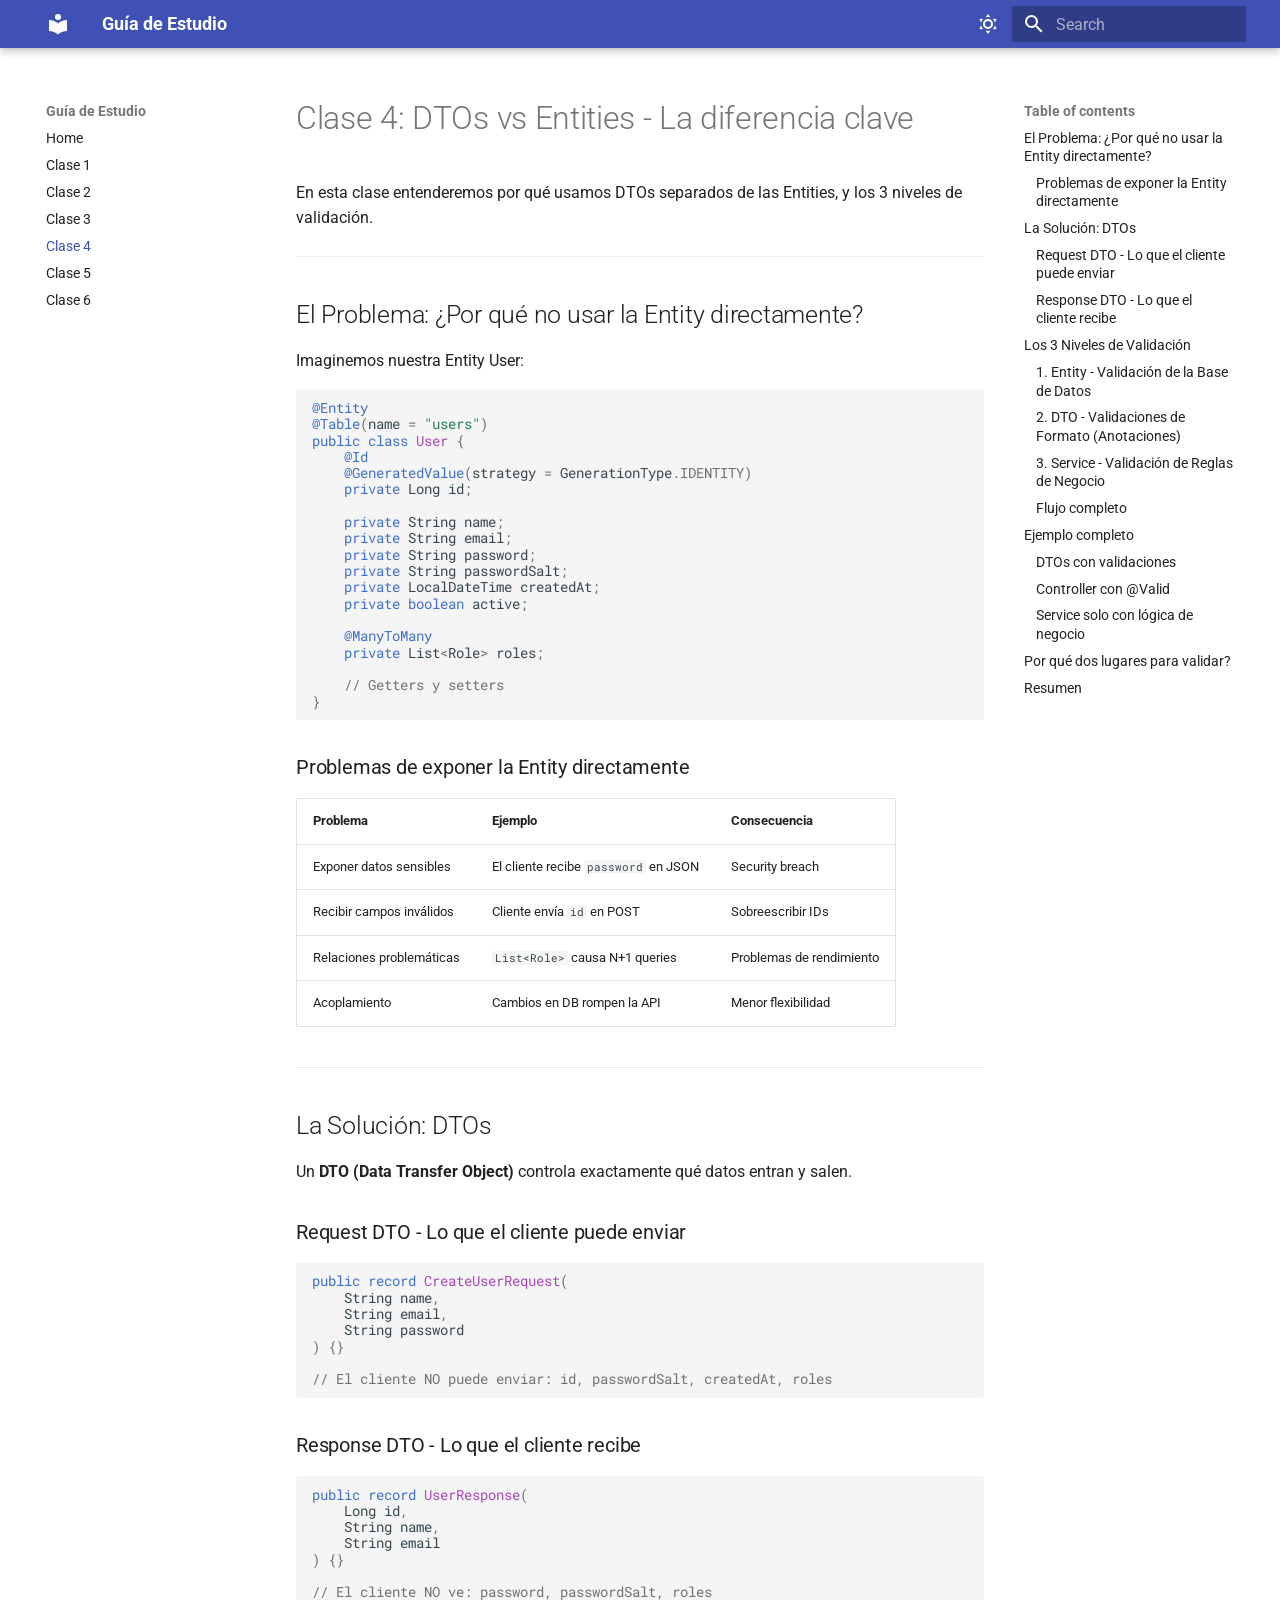
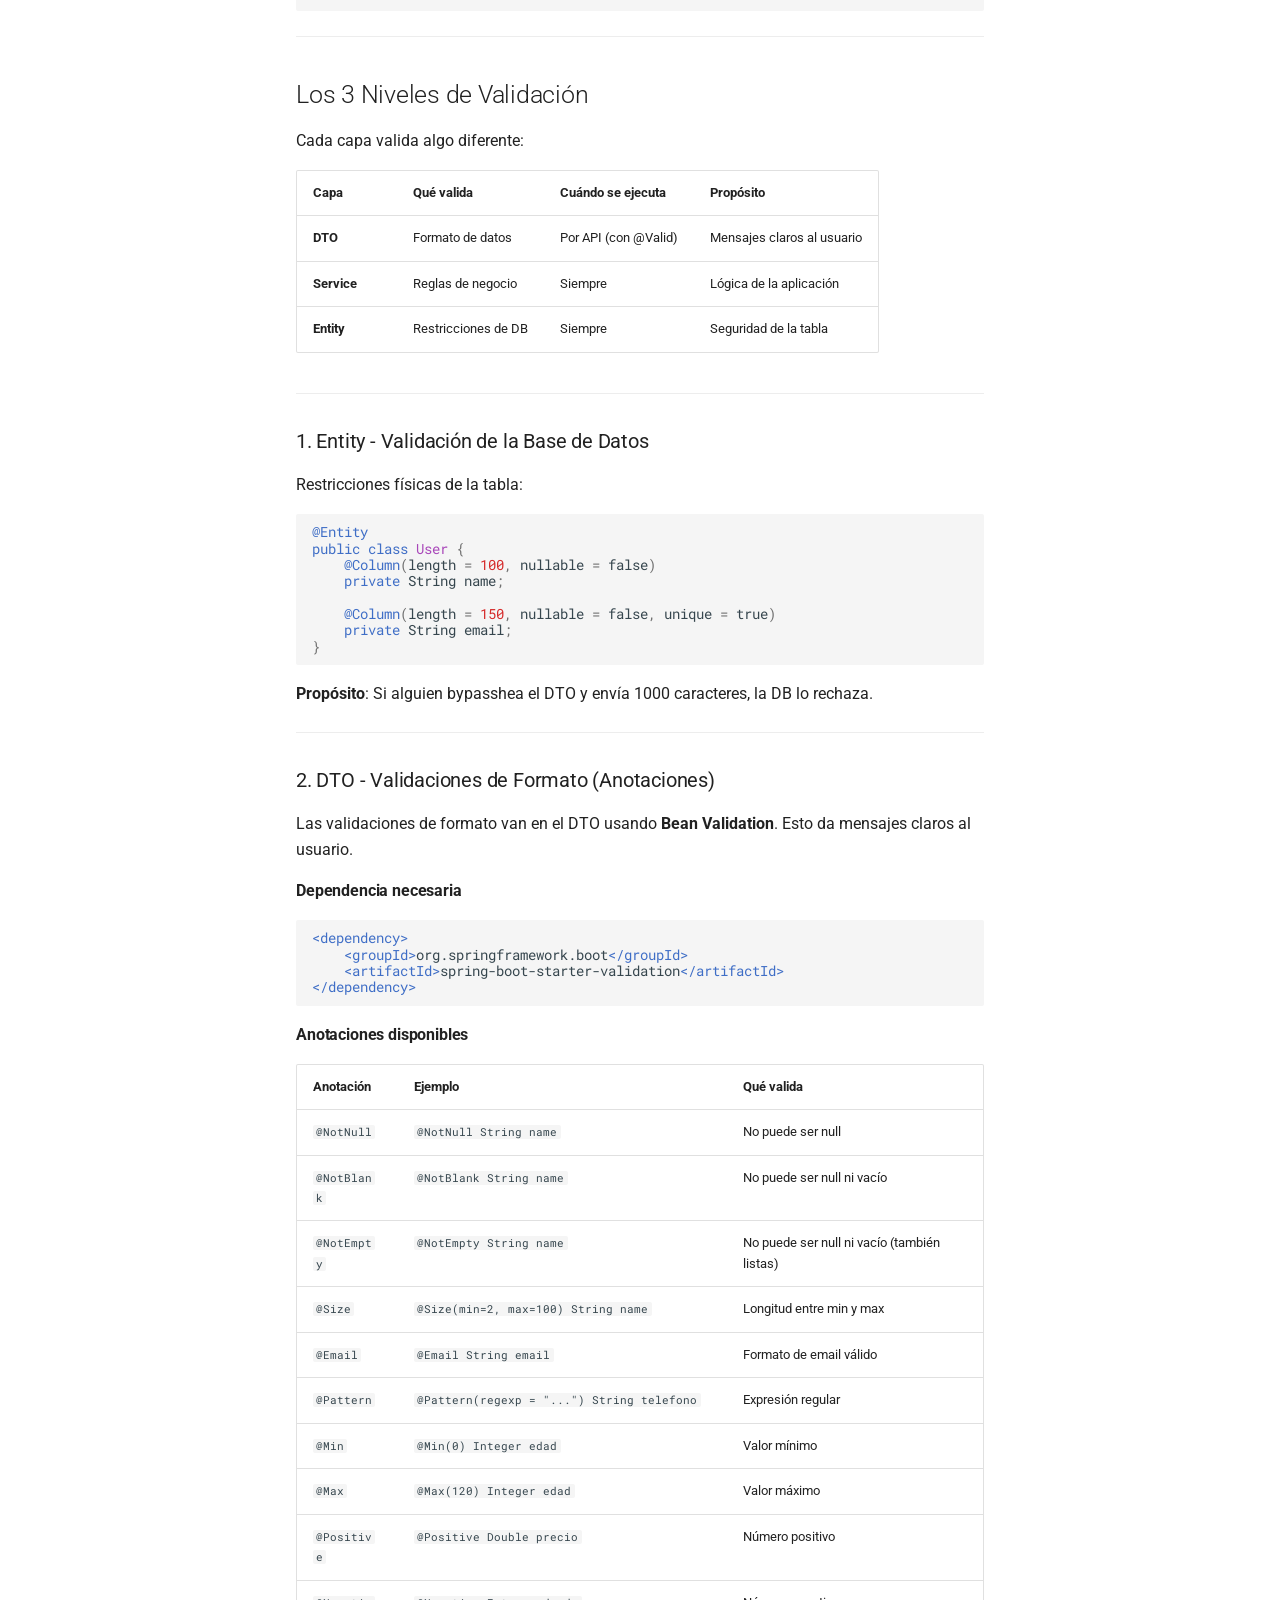
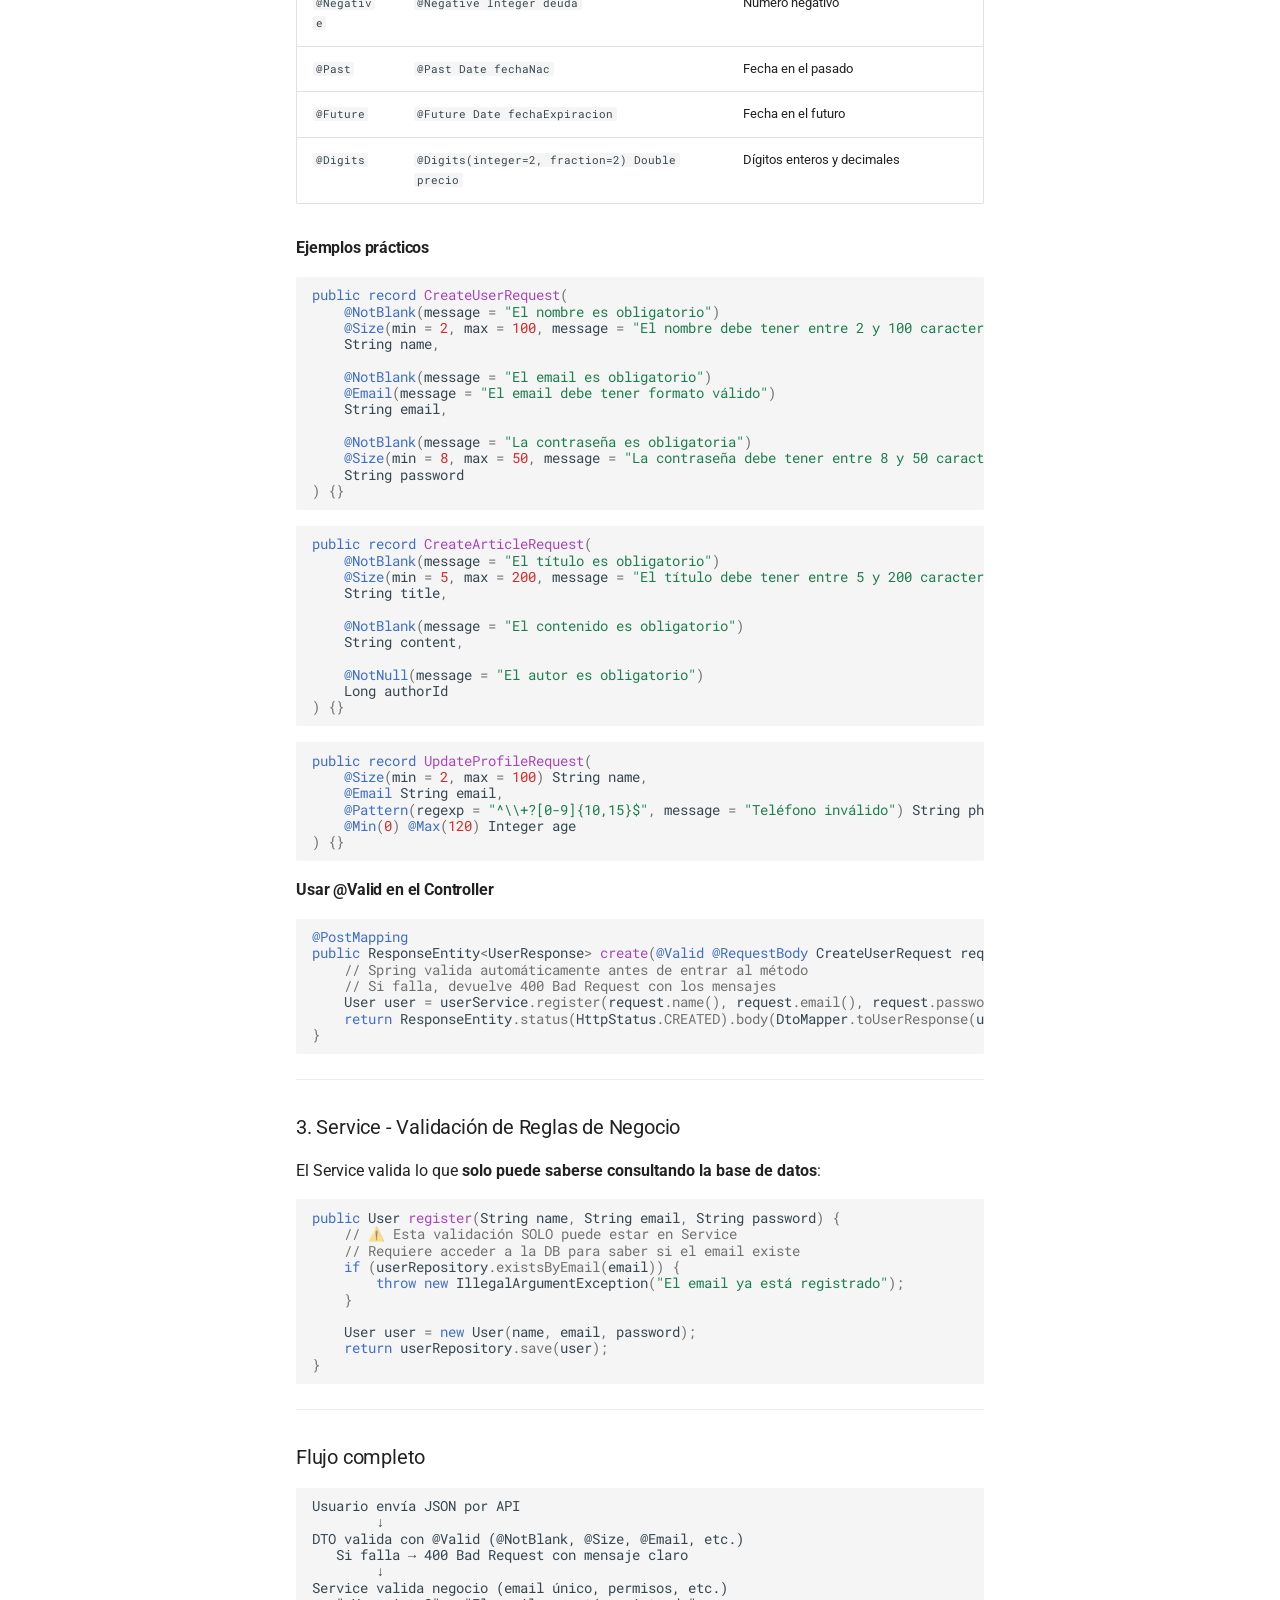
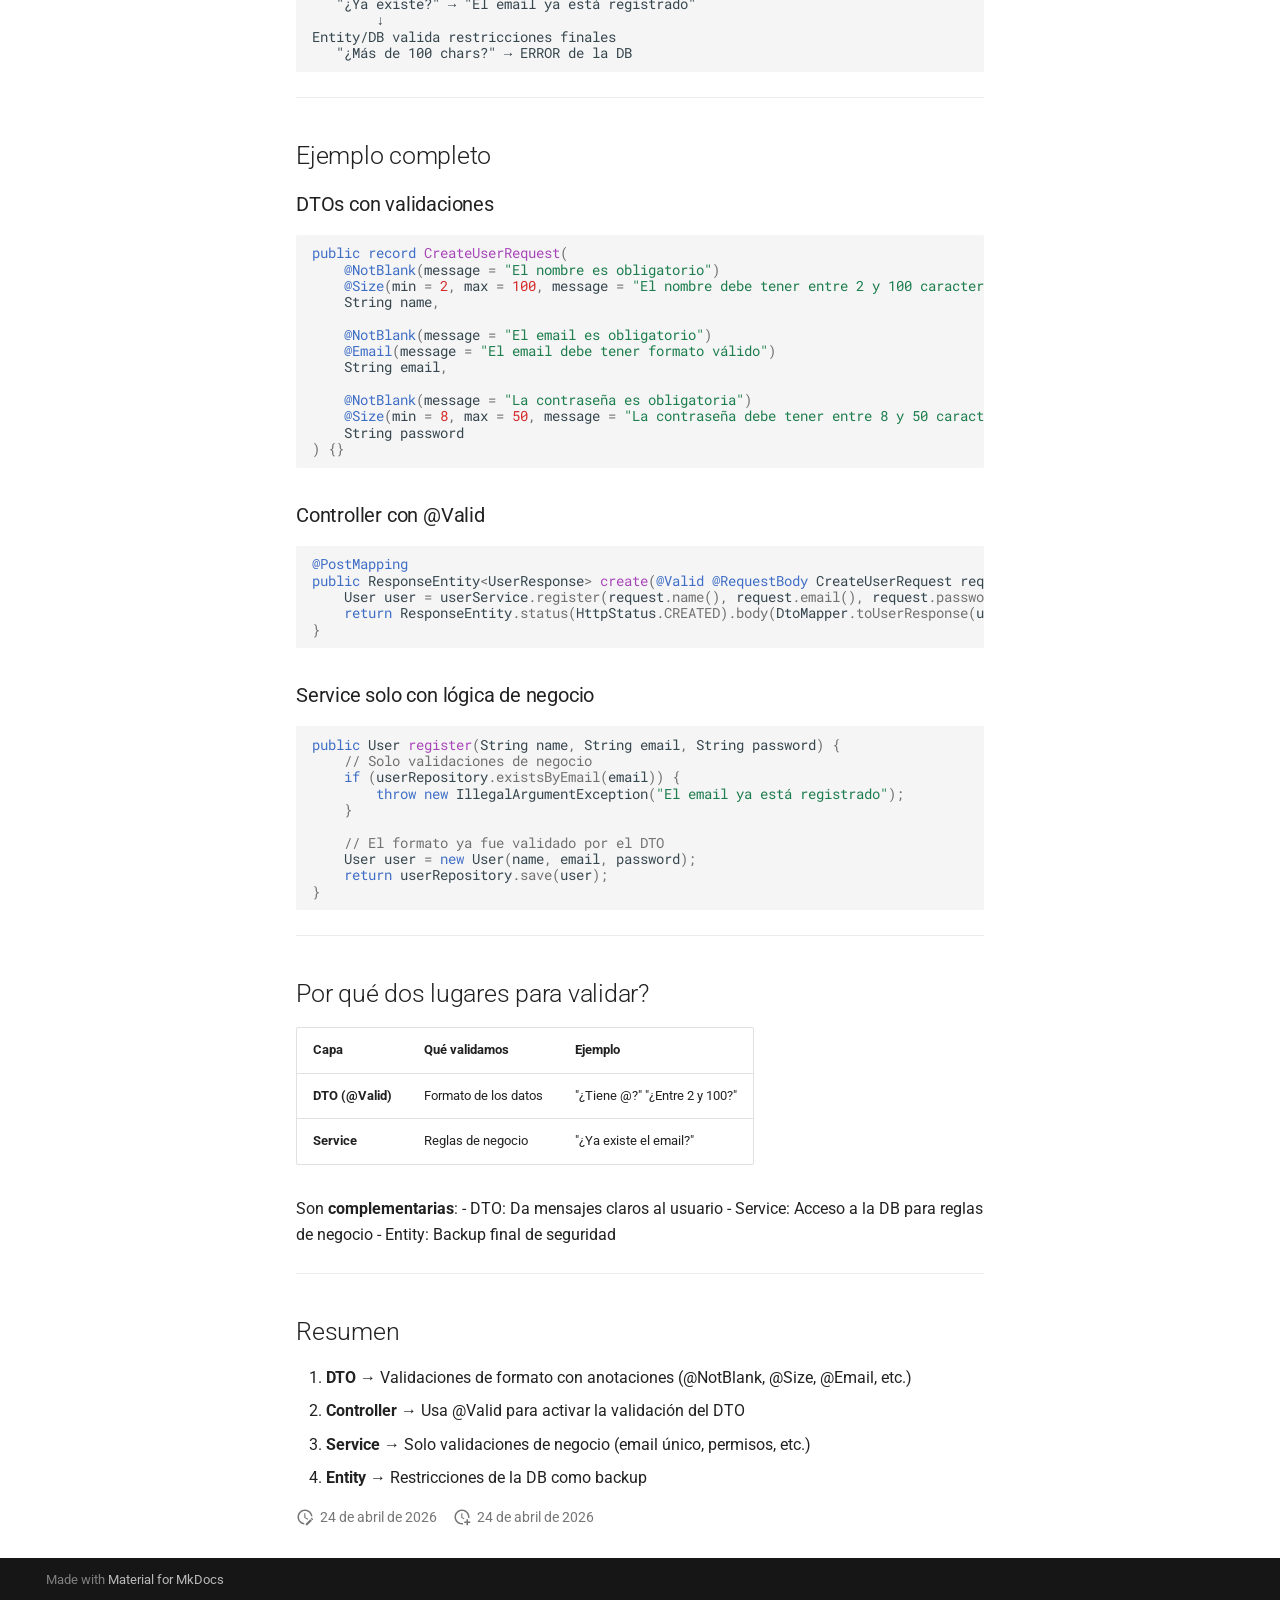
<file: clase4/index.html>
<!doctype html><html lang=en class=no-js> <head><meta charset=utf-8><meta name=viewport content="width=device-width,initial-scale=1"><meta name=description content="Apuntes de clases de programación"><link href=../clase3/ rel=prev><link href=../clase5/ rel=next><link rel=icon href=../assets/images/favicon.png><meta name=generator content="mkdocs-1.6.1, mkdocs-material-9.7.3"><title>Clase 4 - Guía de Estudio</title><link rel=stylesheet href=../assets/stylesheets/main.484c7ddc.min.css><link rel=stylesheet href=../assets/stylesheets/palette.ab4e12ef.min.css><link rel=preconnect href=https://fonts.gstatic.com crossorigin><link rel=stylesheet href="https://fonts.googleapis.com/css?family=Roboto:300,300i,400,400i,700,700i%7CRoboto+Mono:400,400i,700,700i&display=fallback"><style>:root{--md-text-font:"Roboto";--md-code-font:"Roboto Mono"}</style><link rel=stylesheet href=../stylesheets/extra.css><script>__md_scope=new URL("..",location),__md_hash=e=>[...e].reduce(((e,_)=>(e<<5)-e+_.charCodeAt(0)),0),__md_get=(e,_=localStorage,t=__md_scope)=>JSON.parse(_.getItem(t.pathname+"."+e)),__md_set=(e,_,t=localStorage,a=__md_scope)=>{try{t.setItem(a.pathname+"."+e,JSON.stringify(_))}catch(e){}}</script></head> <body dir=ltr data-md-color-scheme=default data-md-color-primary=indigo data-md-color-accent=blue> <input class=md-toggle data-md-toggle=drawer type=checkbox id=__drawer autocomplete=off> <input class=md-toggle data-md-toggle=search type=checkbox id=__search autocomplete=off> <label class=md-overlay for=__drawer></label> <div data-md-component=skip> <a href=#clase-4-dtos-vs-entities-la-diferencia-clave class=md-skip> Skip to content </a> </div> <div data-md-component=announce> </div> <header class="md-header md-header--shadow" data-md-component=header> <nav class="md-header__inner md-grid" aria-label=Header> <a href=.. title="Guía de Estudio" class="md-header__button md-logo" aria-label="Guía de Estudio" data-md-component=logo> <svg xmlns=http://www.w3.org/2000/svg viewbox="0 0 24 24"><path d="M12 8a3 3 0 0 0 3-3 3 3 0 0 0-3-3 3 3 0 0 0-3 3 3 3 0 0 0 3 3m0 3.54C9.64 9.35 6.5 8 3 8v11c3.5 0 6.64 1.35 9 3.54 2.36-2.19 5.5-3.54 9-3.54V8c-3.5 0-6.64 1.35-9 3.54"/></svg> </a> <label class="md-header__button md-icon" for=__drawer> <svg xmlns=http://www.w3.org/2000/svg viewbox="0 0 24 24"><path d="M3 6h18v2H3zm0 5h18v2H3zm0 5h18v2H3z"/></svg> </label> <div class=md-header__title data-md-component=header-title> <div class=md-header__ellipsis> <div class=md-header__topic> <span class=md-ellipsis> Guía de Estudio </span> </div> <div class=md-header__topic data-md-component=header-topic> <span class=md-ellipsis> Clase 4 </span> </div> </div> </div> <form class=md-header__option data-md-component=palette> <input class=md-option data-md-color-media data-md-color-scheme=default data-md-color-primary=indigo data-md-color-accent=blue aria-label="Modo oscuro" type=radio name=__palette id=__palette_0> <label class="md-header__button md-icon" title="Modo oscuro" for=__palette_1 hidden> <svg xmlns=http://www.w3.org/2000/svg viewbox="0 0 24 24"><path d="M12 7a5 5 0 0 1 5 5 5 5 0 0 1-5 5 5 5 0 0 1-5-5 5 5 0 0 1 5-5m0 2a3 3 0 0 0-3 3 3 3 0 0 0 3 3 3 3 0 0 0 3-3 3 3 0 0 0-3-3m0-7 2.39 3.42C13.65 5.15 12.84 5 12 5s-1.65.15-2.39.42zM3.34 7l4.16-.35A7.2 7.2 0 0 0 5.94 8.5c-.44.74-.69 1.5-.83 2.29zm.02 10 1.76-3.77a7.131 7.131 0 0 0 2.38 4.14zM20.65 7l-1.77 3.79a7.02 7.02 0 0 0-2.38-4.15zm-.01 10-4.14.36c.59-.51 1.12-1.14 1.54-1.86.42-.73.69-1.5.83-2.29zM12 22l-2.41-3.44c.74.27 1.55.44 2.41.44.82 0 1.63-.17 2.37-.44z"/></svg> </label> <input class=md-option data-md-color-media data-md-color-scheme=slate data-md-color-primary=blue data-md-color-accent=light-blue aria-label="Modo claro" type=radio name=__palette id=__palette_1> <label class="md-header__button md-icon" title="Modo claro" for=__palette_0 hidden> <svg xmlns=http://www.w3.org/2000/svg viewbox="0 0 24 24"><path d="m17.75 4.09-2.53 1.94.91 3.06-2.63-1.81-2.63 1.81.91-3.06-2.53-1.94L12.44 4l1.06-3 1.06 3zm3.5 6.91-1.64 1.25.59 1.98-1.7-1.17-1.7 1.17.59-1.98L15.75 11l2.06-.05L18.5 9l.69 1.95zm-2.28 4.95c.83-.08 1.72 1.1 1.19 1.85-.32.45-.66.87-1.08 1.27C15.17 23 8.84 23 4.94 19.07c-3.91-3.9-3.91-10.24 0-14.14.4-.4.82-.76 1.27-1.08.75-.53 1.93.36 1.85 1.19-.27 2.86.69 5.83 2.89 8.02a9.96 9.96 0 0 0 8.02 2.89m-1.64 2.02a12.08 12.08 0 0 1-7.8-3.47c-2.17-2.19-3.33-5-3.49-7.82-2.81 3.14-2.7 7.96.31 10.98 3.02 3.01 7.84 3.12 10.98.31"/></svg> </label> </form> <script>var palette=__md_get("__palette");if(palette&&palette.color){if("(prefers-color-scheme)"===palette.color.media){var media=matchMedia("(prefers-color-scheme: light)"),input=document.querySelector(media.matches?"[data-md-color-media='(prefers-color-scheme: light)']":"[data-md-color-media='(prefers-color-scheme: dark)']");palette.color.media=input.getAttribute("data-md-color-media"),palette.color.scheme=input.getAttribute("data-md-color-scheme"),palette.color.primary=input.getAttribute("data-md-color-primary"),palette.color.accent=input.getAttribute("data-md-color-accent")}for(var[key,value]of Object.entries(palette.color))document.body.setAttribute("data-md-color-"+key,value)}</script> <label class="md-header__button md-icon" for=__search> <svg xmlns=http://www.w3.org/2000/svg viewbox="0 0 24 24"><path d="M9.5 3A6.5 6.5 0 0 1 16 9.5c0 1.61-.59 3.09-1.56 4.23l.27.27h.79l5 5-1.5 1.5-5-5v-.79l-.27-.27A6.52 6.52 0 0 1 9.5 16 6.5 6.5 0 0 1 3 9.5 6.5 6.5 0 0 1 9.5 3m0 2C7 5 5 7 5 9.5S7 14 9.5 14 14 12 14 9.5 12 5 9.5 5"/></svg> </label> <div class=md-search data-md-component=search role=dialog> <label class=md-search__overlay for=__search></label> <div class=md-search__inner role=search> <form class=md-search__form name=search> <input type=text class=md-search__input name=query aria-label=Search placeholder=Search autocapitalize=off autocorrect=off autocomplete=off spellcheck=false data-md-component=search-query required> <label class="md-search__icon md-icon" for=__search> <svg xmlns=http://www.w3.org/2000/svg viewbox="0 0 24 24"><path d="M9.5 3A6.5 6.5 0 0 1 16 9.5c0 1.61-.59 3.09-1.56 4.23l.27.27h.79l5 5-1.5 1.5-5-5v-.79l-.27-.27A6.52 6.52 0 0 1 9.5 16 6.5 6.5 0 0 1 3 9.5 6.5 6.5 0 0 1 9.5 3m0 2C7 5 5 7 5 9.5S7 14 9.5 14 14 12 14 9.5 12 5 9.5 5"/></svg> <svg xmlns=http://www.w3.org/2000/svg viewbox="0 0 24 24"><path d="M20 11v2H8l5.5 5.5-1.42 1.42L4.16 12l7.92-7.92L13.5 5.5 8 11z"/></svg> </label> <nav class=md-search__options aria-label=Search> <a href=javascript:void(0) class="md-search__icon md-icon" title=Share aria-label=Share data-clipboard data-clipboard-text data-md-component=search-share tabindex=-1> <svg xmlns=http://www.w3.org/2000/svg viewbox="0 0 24 24"><path d="M18 16.08c-.76 0-1.44.3-1.96.77L8.91 12.7c.05-.23.09-.46.09-.7s-.04-.47-.09-.7l7.05-4.11c.54.5 1.25.81 2.04.81a3 3 0 0 0 3-3 3 3 0 0 0-3-3 3 3 0 0 0-3 3c0 .24.04.47.09.7L8.04 9.81C7.5 9.31 6.79 9 6 9a3 3 0 0 0-3 3 3 3 0 0 0 3 3c.79 0 1.5-.31 2.04-.81l7.12 4.15c-.05.21-.08.43-.08.66 0 1.61 1.31 2.91 2.92 2.91s2.92-1.3 2.92-2.91A2.92 2.92 0 0 0 18 16.08"/></svg> </a> <button type=reset class="md-search__icon md-icon" title=Clear aria-label=Clear tabindex=-1> <svg xmlns=http://www.w3.org/2000/svg viewbox="0 0 24 24"><path d="M19 6.41 17.59 5 12 10.59 6.41 5 5 6.41 10.59 12 5 17.59 6.41 19 12 13.41 17.59 19 19 17.59 13.41 12z"/></svg> </button> </nav> </form> <div class=md-search__output> <div class=md-search__scrollwrap tabindex=0 data-md-scrollfix> <div class=md-search-result data-md-component=search-result> <div class=md-search-result__meta> Initializing search </div> <ol class=md-search-result__list role=presentation></ol> </div> </div> </div> </div> </div> </nav> </header> <div class=md-container data-md-component=container> <main class=md-main data-md-component=main> <div class="md-main__inner md-grid"> <div class="md-sidebar md-sidebar--primary" data-md-component=sidebar data-md-type=navigation> <div class=md-sidebar__scrollwrap> <div class=md-sidebar__inner> <nav class="md-nav md-nav--primary" aria-label=Navigation data-md-level=0> <label class=md-nav__title for=__drawer> <a href=.. title="Guía de Estudio" class="md-nav__button md-logo" aria-label="Guía de Estudio" data-md-component=logo> <svg xmlns=http://www.w3.org/2000/svg viewbox="0 0 24 24"><path d="M12 8a3 3 0 0 0 3-3 3 3 0 0 0-3-3 3 3 0 0 0-3 3 3 3 0 0 0 3 3m0 3.54C9.64 9.35 6.5 8 3 8v11c3.5 0 6.64 1.35 9 3.54 2.36-2.19 5.5-3.54 9-3.54V8c-3.5 0-6.64 1.35-9 3.54"/></svg> </a> Guía de Estudio </label> <ul class=md-nav__list data-md-scrollfix> <li class=md-nav__item> <a href=.. class=md-nav__link> <span class=md-ellipsis> Home </span> </a> </li> <li class=md-nav__item> <a href=../clase1/ class=md-nav__link> <span class=md-ellipsis> Clase 1 </span> </a> </li> <li class=md-nav__item> <a href=../clase2/ class=md-nav__link> <span class=md-ellipsis> Clase 2 </span> </a> </li> <li class=md-nav__item> <a href=../clase3/ class=md-nav__link> <span class=md-ellipsis> Clase 3 </span> </a> </li> <li class="md-nav__item md-nav__item--active"> <input class="md-nav__toggle md-toggle" type=checkbox id=__toc> <label class="md-nav__link md-nav__link--active" for=__toc> <span class=md-ellipsis> Clase 4 </span> <span class="md-nav__icon md-icon"></span> </label> <a href=./ class="md-nav__link md-nav__link--active"> <span class=md-ellipsis> Clase 4 </span> </a> <nav class="md-nav md-nav--secondary" aria-label="Table of contents"> <label class=md-nav__title for=__toc> <span class="md-nav__icon md-icon"></span> Table of contents </label> <ul class=md-nav__list data-md-component=toc data-md-scrollfix> <li class=md-nav__item> <a href=#el-problema-por-que-no-usar-la-entity-directamente class=md-nav__link> <span class=md-ellipsis> El Problema: ¿Por qué no usar la Entity directamente? </span> </a> <nav class=md-nav aria-label="El Problema: ¿Por qué no usar la Entity directamente?"> <ul class=md-nav__list> <li class=md-nav__item> <a href=#problemas-de-exponer-la-entity-directamente class=md-nav__link> <span class=md-ellipsis> Problemas de exponer la Entity directamente </span> </a> </li> </ul> </nav> </li> <li class=md-nav__item> <a href=#la-solucion-dtos class=md-nav__link> <span class=md-ellipsis> La Solución: DTOs </span> </a> <nav class=md-nav aria-label="La Solución: DTOs"> <ul class=md-nav__list> <li class=md-nav__item> <a href=#request-dto-lo-que-el-cliente-puede-enviar class=md-nav__link> <span class=md-ellipsis> Request DTO - Lo que el cliente puede enviar </span> </a> </li> <li class=md-nav__item> <a href=#response-dto-lo-que-el-cliente-recibe class=md-nav__link> <span class=md-ellipsis> Response DTO - Lo que el cliente recibe </span> </a> </li> </ul> </nav> </li> <li class=md-nav__item> <a href=#los-3-niveles-de-validacion class=md-nav__link> <span class=md-ellipsis> Los 3 Niveles de Validación </span> </a> <nav class=md-nav aria-label="Los 3 Niveles de Validación"> <ul class=md-nav__list> <li class=md-nav__item> <a href=#1-entity-validacion-de-la-base-de-datos class=md-nav__link> <span class=md-ellipsis> 1. Entity - Validación de la Base de Datos </span> </a> </li> <li class=md-nav__item> <a href=#2-dto-validaciones-de-formato-anotaciones class=md-nav__link> <span class=md-ellipsis> 2. DTO - Validaciones de Formato (Anotaciones) </span> </a> </li> <li class=md-nav__item> <a href=#3-service-validacion-de-reglas-de-negocio class=md-nav__link> <span class=md-ellipsis> 3. Service - Validación de Reglas de Negocio </span> </a> </li> <li class=md-nav__item> <a href=#flujo-completo class=md-nav__link> <span class=md-ellipsis> Flujo completo </span> </a> </li> </ul> </nav> </li> <li class=md-nav__item> <a href=#ejemplo-completo class=md-nav__link> <span class=md-ellipsis> Ejemplo completo </span> </a> <nav class=md-nav aria-label="Ejemplo completo"> <ul class=md-nav__list> <li class=md-nav__item> <a href=#dtos-con-validaciones class=md-nav__link> <span class=md-ellipsis> DTOs con validaciones </span> </a> </li> <li class=md-nav__item> <a href=#controller-con-valid class=md-nav__link> <span class=md-ellipsis> Controller con @Valid </span> </a> </li> <li class=md-nav__item> <a href=#service-solo-con-logica-de-negocio class=md-nav__link> <span class=md-ellipsis> Service solo con lógica de negocio </span> </a> </li> </ul> </nav> </li> <li class=md-nav__item> <a href=#por-que-dos-lugares-para-validar class=md-nav__link> <span class=md-ellipsis> Por qué dos lugares para validar? </span> </a> </li> <li class=md-nav__item> <a href=#resumen class=md-nav__link> <span class=md-ellipsis> Resumen </span> </a> </li> </ul> </nav> </li> <li class=md-nav__item> <a href=../clase5/ class=md-nav__link> <span class=md-ellipsis> Clase 5 </span> </a> </li> <li class=md-nav__item> <a href=../clase6/ class=md-nav__link> <span class=md-ellipsis> Clase 6 </span> </a> </li> </ul> </nav> </div> </div> </div> <div class="md-sidebar md-sidebar--secondary" data-md-component=sidebar data-md-type=toc> <div class=md-sidebar__scrollwrap> <div class=md-sidebar__inner> <nav class="md-nav md-nav--secondary" aria-label="Table of contents"> <label class=md-nav__title for=__toc> <span class="md-nav__icon md-icon"></span> Table of contents </label> <ul class=md-nav__list data-md-component=toc data-md-scrollfix> <li class=md-nav__item> <a href=#el-problema-por-que-no-usar-la-entity-directamente class=md-nav__link> <span class=md-ellipsis> El Problema: ¿Por qué no usar la Entity directamente? </span> </a> <nav class=md-nav aria-label="El Problema: ¿Por qué no usar la Entity directamente?"> <ul class=md-nav__list> <li class=md-nav__item> <a href=#problemas-de-exponer-la-entity-directamente class=md-nav__link> <span class=md-ellipsis> Problemas de exponer la Entity directamente </span> </a> </li> </ul> </nav> </li> <li class=md-nav__item> <a href=#la-solucion-dtos class=md-nav__link> <span class=md-ellipsis> La Solución: DTOs </span> </a> <nav class=md-nav aria-label="La Solución: DTOs"> <ul class=md-nav__list> <li class=md-nav__item> <a href=#request-dto-lo-que-el-cliente-puede-enviar class=md-nav__link> <span class=md-ellipsis> Request DTO - Lo que el cliente puede enviar </span> </a> </li> <li class=md-nav__item> <a href=#response-dto-lo-que-el-cliente-recibe class=md-nav__link> <span class=md-ellipsis> Response DTO - Lo que el cliente recibe </span> </a> </li> </ul> </nav> </li> <li class=md-nav__item> <a href=#los-3-niveles-de-validacion class=md-nav__link> <span class=md-ellipsis> Los 3 Niveles de Validación </span> </a> <nav class=md-nav aria-label="Los 3 Niveles de Validación"> <ul class=md-nav__list> <li class=md-nav__item> <a href=#1-entity-validacion-de-la-base-de-datos class=md-nav__link> <span class=md-ellipsis> 1. Entity - Validación de la Base de Datos </span> </a> </li> <li class=md-nav__item> <a href=#2-dto-validaciones-de-formato-anotaciones class=md-nav__link> <span class=md-ellipsis> 2. DTO - Validaciones de Formato (Anotaciones) </span> </a> </li> <li class=md-nav__item> <a href=#3-service-validacion-de-reglas-de-negocio class=md-nav__link> <span class=md-ellipsis> 3. Service - Validación de Reglas de Negocio </span> </a> </li> <li class=md-nav__item> <a href=#flujo-completo class=md-nav__link> <span class=md-ellipsis> Flujo completo </span> </a> </li> </ul> </nav> </li> <li class=md-nav__item> <a href=#ejemplo-completo class=md-nav__link> <span class=md-ellipsis> Ejemplo completo </span> </a> <nav class=md-nav aria-label="Ejemplo completo"> <ul class=md-nav__list> <li class=md-nav__item> <a href=#dtos-con-validaciones class=md-nav__link> <span class=md-ellipsis> DTOs con validaciones </span> </a> </li> <li class=md-nav__item> <a href=#controller-con-valid class=md-nav__link> <span class=md-ellipsis> Controller con @Valid </span> </a> </li> <li class=md-nav__item> <a href=#service-solo-con-logica-de-negocio class=md-nav__link> <span class=md-ellipsis> Service solo con lógica de negocio </span> </a> </li> </ul> </nav> </li> <li class=md-nav__item> <a href=#por-que-dos-lugares-para-validar class=md-nav__link> <span class=md-ellipsis> Por qué dos lugares para validar? </span> </a> </li> <li class=md-nav__item> <a href=#resumen class=md-nav__link> <span class=md-ellipsis> Resumen </span> </a> </li> </ul> </nav> </div> </div> </div> <div class=md-content data-md-component=content> <article class="md-content__inner md-typeset"> <h1 id=clase-4-dtos-vs-entities-la-diferencia-clave>Clase 4: DTOs vs Entities - La diferencia clave<a class=headerlink href=#clase-4-dtos-vs-entities-la-diferencia-clave title="Permanent link">&para;</a></h1> <p>En esta clase entenderemos por qué usamos DTOs separados de las Entities, y los 3 niveles de validación.</p> <hr> <h2 id=el-problema-por-que-no-usar-la-entity-directamente>El Problema: ¿Por qué no usar la Entity directamente?<a class=headerlink href=#el-problema-por-que-no-usar-la-entity-directamente title="Permanent link">&para;</a></h2> <p>Imaginemos nuestra Entity User:</p> <div class="language-java highlight"><pre><span></span><code><span id=__span-0-1><a id=__codelineno-0-1 name=__codelineno-0-1 href=#__codelineno-0-1></a><span class=nd>@Entity</span>
</span><span id=__span-0-2><a id=__codelineno-0-2 name=__codelineno-0-2 href=#__codelineno-0-2></a><span class=nd>@Table</span><span class=p>(</span><span class=n>name</span><span class=w> </span><span class=o>=</span><span class=w> </span><span class=s>&quot;users&quot;</span><span class=p>)</span>
</span><span id=__span-0-3><a id=__codelineno-0-3 name=__codelineno-0-3 href=#__codelineno-0-3></a><span class=kd>public</span><span class=w> </span><span class=kd>class</span> <span class=nc>User</span><span class=w> </span><span class=p>{</span>
</span><span id=__span-0-4><a id=__codelineno-0-4 name=__codelineno-0-4 href=#__codelineno-0-4></a><span class=w>    </span><span class=nd>@Id</span>
</span><span id=__span-0-5><a id=__codelineno-0-5 name=__codelineno-0-5 href=#__codelineno-0-5></a><span class=w>    </span><span class=nd>@GeneratedValue</span><span class=p>(</span><span class=n>strategy</span><span class=w> </span><span class=o>=</span><span class=w> </span><span class=n>GenerationType</span><span class=p>.</span><span class=na>IDENTITY</span><span class=p>)</span>
</span><span id=__span-0-6><a id=__codelineno-0-6 name=__codelineno-0-6 href=#__codelineno-0-6></a><span class=w>    </span><span class=kd>private</span><span class=w> </span><span class=n>Long</span><span class=w> </span><span class=n>id</span><span class=p>;</span>
</span><span id=__span-0-7><a id=__codelineno-0-7 name=__codelineno-0-7 href=#__codelineno-0-7></a>
</span><span id=__span-0-8><a id=__codelineno-0-8 name=__codelineno-0-8 href=#__codelineno-0-8></a><span class=w>    </span><span class=kd>private</span><span class=w> </span><span class=n>String</span><span class=w> </span><span class=n>name</span><span class=p>;</span>
</span><span id=__span-0-9><a id=__codelineno-0-9 name=__codelineno-0-9 href=#__codelineno-0-9></a><span class=w>    </span><span class=kd>private</span><span class=w> </span><span class=n>String</span><span class=w> </span><span class=n>email</span><span class=p>;</span>
</span><span id=__span-0-10><a id=__codelineno-0-10 name=__codelineno-0-10 href=#__codelineno-0-10></a><span class=w>    </span><span class=kd>private</span><span class=w> </span><span class=n>String</span><span class=w> </span><span class=n>password</span><span class=p>;</span>
</span><span id=__span-0-11><a id=__codelineno-0-11 name=__codelineno-0-11 href=#__codelineno-0-11></a><span class=w>    </span><span class=kd>private</span><span class=w> </span><span class=n>String</span><span class=w> </span><span class=n>passwordSalt</span><span class=p>;</span>
</span><span id=__span-0-12><a id=__codelineno-0-12 name=__codelineno-0-12 href=#__codelineno-0-12></a><span class=w>    </span><span class=kd>private</span><span class=w> </span><span class=n>LocalDateTime</span><span class=w> </span><span class=n>createdAt</span><span class=p>;</span>
</span><span id=__span-0-13><a id=__codelineno-0-13 name=__codelineno-0-13 href=#__codelineno-0-13></a><span class=w>    </span><span class=kd>private</span><span class=w> </span><span class=kt>boolean</span><span class=w> </span><span class=n>active</span><span class=p>;</span>
</span><span id=__span-0-14><a id=__codelineno-0-14 name=__codelineno-0-14 href=#__codelineno-0-14></a>
</span><span id=__span-0-15><a id=__codelineno-0-15 name=__codelineno-0-15 href=#__codelineno-0-15></a><span class=w>    </span><span class=nd>@ManyToMany</span>
</span><span id=__span-0-16><a id=__codelineno-0-16 name=__codelineno-0-16 href=#__codelineno-0-16></a><span class=w>    </span><span class=kd>private</span><span class=w> </span><span class=n>List</span><span class=o>&lt;</span><span class=n>Role</span><span class=o>&gt;</span><span class=w> </span><span class=n>roles</span><span class=p>;</span>
</span><span id=__span-0-17><a id=__codelineno-0-17 name=__codelineno-0-17 href=#__codelineno-0-17></a>
</span><span id=__span-0-18><a id=__codelineno-0-18 name=__codelineno-0-18 href=#__codelineno-0-18></a><span class=w>    </span><span class=c1>// Getters y setters</span>
</span><span id=__span-0-19><a id=__codelineno-0-19 name=__codelineno-0-19 href=#__codelineno-0-19></a><span class=p>}</span>
</span></code></pre></div> <h3 id=problemas-de-exponer-la-entity-directamente>Problemas de exponer la Entity directamente<a class=headerlink href=#problemas-de-exponer-la-entity-directamente title="Permanent link">&para;</a></h3> <table> <thead> <tr> <th>Problema</th> <th>Ejemplo</th> <th>Consecuencia</th> </tr> </thead> <tbody> <tr> <td>Exponer datos sensibles</td> <td>El cliente recibe <code>password</code> en JSON</td> <td>Security breach</td> </tr> <tr> <td>Recibir campos inválidos</td> <td>Cliente envía <code>id</code> en POST</td> <td>Sobreescribir IDs</td> </tr> <tr> <td>Relaciones problemáticas</td> <td><code>List&lt;Role&gt;</code> causa N+1 queries</td> <td>Problemas de rendimiento</td> </tr> <tr> <td>Acoplamiento</td> <td>Cambios en DB rompen la API</td> <td>Menor flexibilidad</td> </tr> </tbody> </table> <hr> <h2 id=la-solucion-dtos>La Solución: DTOs<a class=headerlink href=#la-solucion-dtos title="Permanent link">&para;</a></h2> <p>Un <strong>DTO (Data Transfer Object)</strong> controla exactamente qué datos entran y salen.</p> <h3 id=request-dto-lo-que-el-cliente-puede-enviar>Request DTO - Lo que el cliente puede enviar<a class=headerlink href=#request-dto-lo-que-el-cliente-puede-enviar title="Permanent link">&para;</a></h3> <div class="language-java highlight"><pre><span></span><code><span id=__span-1-1><a id=__codelineno-1-1 name=__codelineno-1-1 href=#__codelineno-1-1></a><span class=kd>public</span><span class=w> </span><span class=kd>record</span> <span class=nc>CreateUserRequest</span><span class=p>(</span>
</span><span id=__span-1-2><a id=__codelineno-1-2 name=__codelineno-1-2 href=#__codelineno-1-2></a><span class=w>    </span><span class=n>String</span><span class=w> </span><span class=n>name</span><span class=p>,</span>
</span><span id=__span-1-3><a id=__codelineno-1-3 name=__codelineno-1-3 href=#__codelineno-1-3></a><span class=w>    </span><span class=n>String</span><span class=w> </span><span class=n>email</span><span class=p>,</span>
</span><span id=__span-1-4><a id=__codelineno-1-4 name=__codelineno-1-4 href=#__codelineno-1-4></a><span class=w>    </span><span class=n>String</span><span class=w> </span><span class=n>password</span>
</span><span id=__span-1-5><a id=__codelineno-1-5 name=__codelineno-1-5 href=#__codelineno-1-5></a><span class=p>)</span><span class=w> </span><span class=p>{}</span>
</span><span id=__span-1-6><a id=__codelineno-1-6 name=__codelineno-1-6 href=#__codelineno-1-6></a>
</span><span id=__span-1-7><a id=__codelineno-1-7 name=__codelineno-1-7 href=#__codelineno-1-7></a><span class=c1>// El cliente NO puede enviar: id, passwordSalt, createdAt, roles</span>
</span></code></pre></div> <h3 id=response-dto-lo-que-el-cliente-recibe>Response DTO - Lo que el cliente recibe<a class=headerlink href=#response-dto-lo-que-el-cliente-recibe title="Permanent link">&para;</a></h3> <div class="language-java highlight"><pre><span></span><code><span id=__span-2-1><a id=__codelineno-2-1 name=__codelineno-2-1 href=#__codelineno-2-1></a><span class=kd>public</span><span class=w> </span><span class=kd>record</span> <span class=nc>UserResponse</span><span class=p>(</span>
</span><span id=__span-2-2><a id=__codelineno-2-2 name=__codelineno-2-2 href=#__codelineno-2-2></a><span class=w>    </span><span class=n>Long</span><span class=w> </span><span class=n>id</span><span class=p>,</span>
</span><span id=__span-2-3><a id=__codelineno-2-3 name=__codelineno-2-3 href=#__codelineno-2-3></a><span class=w>    </span><span class=n>String</span><span class=w> </span><span class=n>name</span><span class=p>,</span>
</span><span id=__span-2-4><a id=__codelineno-2-4 name=__codelineno-2-4 href=#__codelineno-2-4></a><span class=w>    </span><span class=n>String</span><span class=w> </span><span class=n>email</span>
</span><span id=__span-2-5><a id=__codelineno-2-5 name=__codelineno-2-5 href=#__codelineno-2-5></a><span class=p>)</span><span class=w> </span><span class=p>{}</span>
</span><span id=__span-2-6><a id=__codelineno-2-6 name=__codelineno-2-6 href=#__codelineno-2-6></a>
</span><span id=__span-2-7><a id=__codelineno-2-7 name=__codelineno-2-7 href=#__codelineno-2-7></a><span class=c1>// El cliente NO ve: password, passwordSalt, roles</span>
</span></code></pre></div> <hr> <h2 id=los-3-niveles-de-validacion>Los 3 Niveles de Validación<a class=headerlink href=#los-3-niveles-de-validacion title="Permanent link">&para;</a></h2> <p>Cada capa valida algo diferente:</p> <table> <thead> <tr> <th>Capa</th> <th>Qué valida</th> <th>Cuándo se ejecuta</th> <th>Propósito</th> </tr> </thead> <tbody> <tr> <td><strong>DTO</strong></td> <td>Formato de datos</td> <td>Por API (con @Valid)</td> <td>Mensajes claros al usuario</td> </tr> <tr> <td><strong>Service</strong></td> <td>Reglas de negocio</td> <td>Siempre</td> <td>Lógica de la aplicación</td> </tr> <tr> <td><strong>Entity</strong></td> <td>Restricciones de DB</td> <td>Siempre</td> <td>Seguridad de la tabla</td> </tr> </tbody> </table> <hr> <h3 id=1-entity-validacion-de-la-base-de-datos>1. Entity - Validación de la Base de Datos<a class=headerlink href=#1-entity-validacion-de-la-base-de-datos title="Permanent link">&para;</a></h3> <p>Restricciones físicas de la tabla:</p> <div class="language-java highlight"><pre><span></span><code><span id=__span-3-1><a id=__codelineno-3-1 name=__codelineno-3-1 href=#__codelineno-3-1></a><span class=nd>@Entity</span>
</span><span id=__span-3-2><a id=__codelineno-3-2 name=__codelineno-3-2 href=#__codelineno-3-2></a><span class=kd>public</span><span class=w> </span><span class=kd>class</span> <span class=nc>User</span><span class=w> </span><span class=p>{</span>
</span><span id=__span-3-3><a id=__codelineno-3-3 name=__codelineno-3-3 href=#__codelineno-3-3></a><span class=w>    </span><span class=nd>@Column</span><span class=p>(</span><span class=n>length</span><span class=w> </span><span class=o>=</span><span class=w> </span><span class=mi>100</span><span class=p>,</span><span class=w> </span><span class=n>nullable</span><span class=w> </span><span class=o>=</span><span class=w> </span><span class=kc>false</span><span class=p>)</span>
</span><span id=__span-3-4><a id=__codelineno-3-4 name=__codelineno-3-4 href=#__codelineno-3-4></a><span class=w>    </span><span class=kd>private</span><span class=w> </span><span class=n>String</span><span class=w> </span><span class=n>name</span><span class=p>;</span>
</span><span id=__span-3-5><a id=__codelineno-3-5 name=__codelineno-3-5 href=#__codelineno-3-5></a>
</span><span id=__span-3-6><a id=__codelineno-3-6 name=__codelineno-3-6 href=#__codelineno-3-6></a><span class=w>    </span><span class=nd>@Column</span><span class=p>(</span><span class=n>length</span><span class=w> </span><span class=o>=</span><span class=w> </span><span class=mi>150</span><span class=p>,</span><span class=w> </span><span class=n>nullable</span><span class=w> </span><span class=o>=</span><span class=w> </span><span class=kc>false</span><span class=p>,</span><span class=w> </span><span class=n>unique</span><span class=w> </span><span class=o>=</span><span class=w> </span><span class=kc>true</span><span class=p>)</span>
</span><span id=__span-3-7><a id=__codelineno-3-7 name=__codelineno-3-7 href=#__codelineno-3-7></a><span class=w>    </span><span class=kd>private</span><span class=w> </span><span class=n>String</span><span class=w> </span><span class=n>email</span><span class=p>;</span>
</span><span id=__span-3-8><a id=__codelineno-3-8 name=__codelineno-3-8 href=#__codelineno-3-8></a><span class=p>}</span>
</span></code></pre></div> <p><strong>Propósito</strong>: Si alguien bypasshea el DTO y envía 1000 caracteres, la DB lo rechaza.</p> <hr> <h3 id=2-dto-validaciones-de-formato-anotaciones>2. DTO - Validaciones de Formato (Anotaciones)<a class=headerlink href=#2-dto-validaciones-de-formato-anotaciones title="Permanent link">&para;</a></h3> <p>Las validaciones de formato van en el DTO usando <strong>Bean Validation</strong>. Esto da mensajes claros al usuario.</p> <h4 id=dependencia-necesaria>Dependencia necesaria<a class=headerlink href=#dependencia-necesaria title="Permanent link">&para;</a></h4> <div class="language-xml highlight"><pre><span></span><code><span id=__span-4-1><a id=__codelineno-4-1 name=__codelineno-4-1 href=#__codelineno-4-1></a><span class=nt>&lt;dependency&gt;</span>
</span><span id=__span-4-2><a id=__codelineno-4-2 name=__codelineno-4-2 href=#__codelineno-4-2></a><span class=w>    </span><span class=nt>&lt;groupId&gt;</span>org.springframework.boot<span class=nt>&lt;/groupId&gt;</span>
</span><span id=__span-4-3><a id=__codelineno-4-3 name=__codelineno-4-3 href=#__codelineno-4-3></a><span class=w>    </span><span class=nt>&lt;artifactId&gt;</span>spring-boot-starter-validation<span class=nt>&lt;/artifactId&gt;</span>
</span><span id=__span-4-4><a id=__codelineno-4-4 name=__codelineno-4-4 href=#__codelineno-4-4></a><span class=nt>&lt;/dependency&gt;</span>
</span></code></pre></div> <h4 id=anotaciones-disponibles>Anotaciones disponibles<a class=headerlink href=#anotaciones-disponibles title="Permanent link">&para;</a></h4> <table> <thead> <tr> <th>Anotación</th> <th>Ejemplo</th> <th>Qué valida</th> </tr> </thead> <tbody> <tr> <td><code>@NotNull</code></td> <td><code>@NotNull String name</code></td> <td>No puede ser null</td> </tr> <tr> <td><code>@NotBlank</code></td> <td><code>@NotBlank String name</code></td> <td>No puede ser null ni vacío</td> </tr> <tr> <td><code>@NotEmpty</code></td> <td><code>@NotEmpty String name</code></td> <td>No puede ser null ni vacío (también listas)</td> </tr> <tr> <td><code>@Size</code></td> <td><code>@Size(min=2, max=100) String name</code></td> <td>Longitud entre min y max</td> </tr> <tr> <td><code>@Email</code></td> <td><code>@Email String email</code></td> <td>Formato de email válido</td> </tr> <tr> <td><code>@Pattern</code></td> <td><code>@Pattern(regexp = "...") String telefono</code></td> <td>Expresión regular</td> </tr> <tr> <td><code>@Min</code></td> <td><code>@Min(0) Integer edad</code></td> <td>Valor mínimo</td> </tr> <tr> <td><code>@Max</code></td> <td><code>@Max(120) Integer edad</code></td> <td>Valor máximo</td> </tr> <tr> <td><code>@Positive</code></td> <td><code>@Positive Double precio</code></td> <td>Número positivo</td> </tr> <tr> <td><code>@Negative</code></td> <td><code>@Negative Integer deuda</code></td> <td>Número negativo</td> </tr> <tr> <td><code>@Past</code></td> <td><code>@Past Date fechaNac</code></td> <td>Fecha en el pasado</td> </tr> <tr> <td><code>@Future</code></td> <td><code>@Future Date fechaExpiracion</code></td> <td>Fecha en el futuro</td> </tr> <tr> <td><code>@Digits</code></td> <td><code>@Digits(integer=2, fraction=2) Double precio</code></td> <td>Dígitos enteros y decimales</td> </tr> </tbody> </table> <h4 id=ejemplos-practicos>Ejemplos prácticos<a class=headerlink href=#ejemplos-practicos title="Permanent link">&para;</a></h4> <div class="language-java highlight"><pre><span></span><code><span id=__span-5-1><a id=__codelineno-5-1 name=__codelineno-5-1 href=#__codelineno-5-1></a><span class=kd>public</span><span class=w> </span><span class=kd>record</span> <span class=nc>CreateUserRequest</span><span class=p>(</span>
</span><span id=__span-5-2><a id=__codelineno-5-2 name=__codelineno-5-2 href=#__codelineno-5-2></a><span class=w>    </span><span class=nd>@NotBlank</span><span class=p>(</span><span class=n>message</span><span class=w> </span><span class=o>=</span><span class=w> </span><span class=s>&quot;El nombre es obligatorio&quot;</span><span class=p>)</span>
</span><span id=__span-5-3><a id=__codelineno-5-3 name=__codelineno-5-3 href=#__codelineno-5-3></a><span class=w>    </span><span class=nd>@Size</span><span class=p>(</span><span class=n>min</span><span class=w> </span><span class=o>=</span><span class=w> </span><span class=mi>2</span><span class=p>,</span><span class=w> </span><span class=n>max</span><span class=w> </span><span class=o>=</span><span class=w> </span><span class=mi>100</span><span class=p>,</span><span class=w> </span><span class=n>message</span><span class=w> </span><span class=o>=</span><span class=w> </span><span class=s>&quot;El nombre debe tener entre 2 y 100 caracteres&quot;</span><span class=p>)</span>
</span><span id=__span-5-4><a id=__codelineno-5-4 name=__codelineno-5-4 href=#__codelineno-5-4></a><span class=w>    </span><span class=n>String</span><span class=w> </span><span class=n>name</span><span class=p>,</span>
</span><span id=__span-5-5><a id=__codelineno-5-5 name=__codelineno-5-5 href=#__codelineno-5-5></a>
</span><span id=__span-5-6><a id=__codelineno-5-6 name=__codelineno-5-6 href=#__codelineno-5-6></a><span class=w>    </span><span class=nd>@NotBlank</span><span class=p>(</span><span class=n>message</span><span class=w> </span><span class=o>=</span><span class=w> </span><span class=s>&quot;El email es obligatorio&quot;</span><span class=p>)</span>
</span><span id=__span-5-7><a id=__codelineno-5-7 name=__codelineno-5-7 href=#__codelineno-5-7></a><span class=w>    </span><span class=nd>@Email</span><span class=p>(</span><span class=n>message</span><span class=w> </span><span class=o>=</span><span class=w> </span><span class=s>&quot;El email debe tener formato válido&quot;</span><span class=p>)</span>
</span><span id=__span-5-8><a id=__codelineno-5-8 name=__codelineno-5-8 href=#__codelineno-5-8></a><span class=w>    </span><span class=n>String</span><span class=w> </span><span class=n>email</span><span class=p>,</span>
</span><span id=__span-5-9><a id=__codelineno-5-9 name=__codelineno-5-9 href=#__codelineno-5-9></a>
</span><span id=__span-5-10><a id=__codelineno-5-10 name=__codelineno-5-10 href=#__codelineno-5-10></a><span class=w>    </span><span class=nd>@NotBlank</span><span class=p>(</span><span class=n>message</span><span class=w> </span><span class=o>=</span><span class=w> </span><span class=s>&quot;La contraseña es obligatoria&quot;</span><span class=p>)</span>
</span><span id=__span-5-11><a id=__codelineno-5-11 name=__codelineno-5-11 href=#__codelineno-5-11></a><span class=w>    </span><span class=nd>@Size</span><span class=p>(</span><span class=n>min</span><span class=w> </span><span class=o>=</span><span class=w> </span><span class=mi>8</span><span class=p>,</span><span class=w> </span><span class=n>max</span><span class=w> </span><span class=o>=</span><span class=w> </span><span class=mi>50</span><span class=p>,</span><span class=w> </span><span class=n>message</span><span class=w> </span><span class=o>=</span><span class=w> </span><span class=s>&quot;La contraseña debe tener entre 8 y 50 caracteres&quot;</span><span class=p>)</span>
</span><span id=__span-5-12><a id=__codelineno-5-12 name=__codelineno-5-12 href=#__codelineno-5-12></a><span class=w>    </span><span class=n>String</span><span class=w> </span><span class=n>password</span>
</span><span id=__span-5-13><a id=__codelineno-5-13 name=__codelineno-5-13 href=#__codelineno-5-13></a><span class=p>)</span><span class=w> </span><span class=p>{}</span>
</span></code></pre></div> <div class="language-java highlight"><pre><span></span><code><span id=__span-6-1><a id=__codelineno-6-1 name=__codelineno-6-1 href=#__codelineno-6-1></a><span class=kd>public</span><span class=w> </span><span class=kd>record</span> <span class=nc>CreateArticleRequest</span><span class=p>(</span>
</span><span id=__span-6-2><a id=__codelineno-6-2 name=__codelineno-6-2 href=#__codelineno-6-2></a><span class=w>    </span><span class=nd>@NotBlank</span><span class=p>(</span><span class=n>message</span><span class=w> </span><span class=o>=</span><span class=w> </span><span class=s>&quot;El título es obligatorio&quot;</span><span class=p>)</span>
</span><span id=__span-6-3><a id=__codelineno-6-3 name=__codelineno-6-3 href=#__codelineno-6-3></a><span class=w>    </span><span class=nd>@Size</span><span class=p>(</span><span class=n>min</span><span class=w> </span><span class=o>=</span><span class=w> </span><span class=mi>5</span><span class=p>,</span><span class=w> </span><span class=n>max</span><span class=w> </span><span class=o>=</span><span class=w> </span><span class=mi>200</span><span class=p>,</span><span class=w> </span><span class=n>message</span><span class=w> </span><span class=o>=</span><span class=w> </span><span class=s>&quot;El título debe tener entre 5 y 200 caracteres&quot;</span><span class=p>)</span>
</span><span id=__span-6-4><a id=__codelineno-6-4 name=__codelineno-6-4 href=#__codelineno-6-4></a><span class=w>    </span><span class=n>String</span><span class=w> </span><span class=n>title</span><span class=p>,</span>
</span><span id=__span-6-5><a id=__codelineno-6-5 name=__codelineno-6-5 href=#__codelineno-6-5></a>
</span><span id=__span-6-6><a id=__codelineno-6-6 name=__codelineno-6-6 href=#__codelineno-6-6></a><span class=w>    </span><span class=nd>@NotBlank</span><span class=p>(</span><span class=n>message</span><span class=w> </span><span class=o>=</span><span class=w> </span><span class=s>&quot;El contenido es obligatorio&quot;</span><span class=p>)</span>
</span><span id=__span-6-7><a id=__codelineno-6-7 name=__codelineno-6-7 href=#__codelineno-6-7></a><span class=w>    </span><span class=n>String</span><span class=w> </span><span class=n>content</span><span class=p>,</span>
</span><span id=__span-6-8><a id=__codelineno-6-8 name=__codelineno-6-8 href=#__codelineno-6-8></a>
</span><span id=__span-6-9><a id=__codelineno-6-9 name=__codelineno-6-9 href=#__codelineno-6-9></a><span class=w>    </span><span class=nd>@NotNull</span><span class=p>(</span><span class=n>message</span><span class=w> </span><span class=o>=</span><span class=w> </span><span class=s>&quot;El autor es obligatorio&quot;</span><span class=p>)</span>
</span><span id=__span-6-10><a id=__codelineno-6-10 name=__codelineno-6-10 href=#__codelineno-6-10></a><span class=w>    </span><span class=n>Long</span><span class=w> </span><span class=n>authorId</span>
</span><span id=__span-6-11><a id=__codelineno-6-11 name=__codelineno-6-11 href=#__codelineno-6-11></a><span class=p>)</span><span class=w> </span><span class=p>{}</span>
</span></code></pre></div> <div class="language-java highlight"><pre><span></span><code><span id=__span-7-1><a id=__codelineno-7-1 name=__codelineno-7-1 href=#__codelineno-7-1></a><span class=kd>public</span><span class=w> </span><span class=kd>record</span> <span class=nc>UpdateProfileRequest</span><span class=p>(</span>
</span><span id=__span-7-2><a id=__codelineno-7-2 name=__codelineno-7-2 href=#__codelineno-7-2></a><span class=w>    </span><span class=nd>@Size</span><span class=p>(</span><span class=n>min</span><span class=w> </span><span class=o>=</span><span class=w> </span><span class=mi>2</span><span class=p>,</span><span class=w> </span><span class=n>max</span><span class=w> </span><span class=o>=</span><span class=w> </span><span class=mi>100</span><span class=p>)</span><span class=w> </span><span class=n>String</span><span class=w> </span><span class=n>name</span><span class=p>,</span>
</span><span id=__span-7-3><a id=__codelineno-7-3 name=__codelineno-7-3 href=#__codelineno-7-3></a><span class=w>    </span><span class=nd>@Email</span><span class=w> </span><span class=n>String</span><span class=w> </span><span class=n>email</span><span class=p>,</span>
</span><span id=__span-7-4><a id=__codelineno-7-4 name=__codelineno-7-4 href=#__codelineno-7-4></a><span class=w>    </span><span class=nd>@Pattern</span><span class=p>(</span><span class=n>regexp</span><span class=w> </span><span class=o>=</span><span class=w> </span><span class=s>&quot;^\\+?[0-9]{10,15}$&quot;</span><span class=p>,</span><span class=w> </span><span class=n>message</span><span class=w> </span><span class=o>=</span><span class=w> </span><span class=s>&quot;Teléfono inválido&quot;</span><span class=p>)</span><span class=w> </span><span class=n>String</span><span class=w> </span><span class=n>phone</span><span class=p>,</span>
</span><span id=__span-7-5><a id=__codelineno-7-5 name=__codelineno-7-5 href=#__codelineno-7-5></a><span class=w>    </span><span class=nd>@Min</span><span class=p>(</span><span class=mi>0</span><span class=p>)</span><span class=w> </span><span class=nd>@Max</span><span class=p>(</span><span class=mi>120</span><span class=p>)</span><span class=w> </span><span class=n>Integer</span><span class=w> </span><span class=n>age</span>
</span><span id=__span-7-6><a id=__codelineno-7-6 name=__codelineno-7-6 href=#__codelineno-7-6></a><span class=p>)</span><span class=w> </span><span class=p>{}</span>
</span></code></pre></div> <h4 id=usar-valid-en-el-controller>Usar @Valid en el Controller<a class=headerlink href=#usar-valid-en-el-controller title="Permanent link">&para;</a></h4> <div class="language-java highlight"><pre><span></span><code><span id=__span-8-1><a id=__codelineno-8-1 name=__codelineno-8-1 href=#__codelineno-8-1></a><span class=nd>@PostMapping</span>
</span><span id=__span-8-2><a id=__codelineno-8-2 name=__codelineno-8-2 href=#__codelineno-8-2></a><span class=kd>public</span><span class=w> </span><span class=n>ResponseEntity</span><span class=o>&lt;</span><span class=n>UserResponse</span><span class=o>&gt;</span><span class=w> </span><span class=nf>create</span><span class=p>(</span><span class=nd>@Valid</span><span class=w> </span><span class=nd>@RequestBody</span><span class=w> </span><span class=n>CreateUserRequest</span><span class=w> </span><span class=n>request</span><span class=p>)</span><span class=w> </span><span class=p>{</span>
</span><span id=__span-8-3><a id=__codelineno-8-3 name=__codelineno-8-3 href=#__codelineno-8-3></a><span class=w>    </span><span class=c1>// Spring valida automáticamente antes de entrar al método</span>
</span><span id=__span-8-4><a id=__codelineno-8-4 name=__codelineno-8-4 href=#__codelineno-8-4></a><span class=w>    </span><span class=c1>// Si falla, devuelve 400 Bad Request con los mensajes</span>
</span><span id=__span-8-5><a id=__codelineno-8-5 name=__codelineno-8-5 href=#__codelineno-8-5></a><span class=w>    </span><span class=n>User</span><span class=w> </span><span class=n>user</span><span class=w> </span><span class=o>=</span><span class=w> </span><span class=n>userService</span><span class=p>.</span><span class=na>register</span><span class=p>(</span><span class=n>request</span><span class=p>.</span><span class=na>name</span><span class=p>(),</span><span class=w> </span><span class=n>request</span><span class=p>.</span><span class=na>email</span><span class=p>(),</span><span class=w> </span><span class=n>request</span><span class=p>.</span><span class=na>password</span><span class=p>());</span>
</span><span id=__span-8-6><a id=__codelineno-8-6 name=__codelineno-8-6 href=#__codelineno-8-6></a><span class=w>    </span><span class=k>return</span><span class=w> </span><span class=n>ResponseEntity</span><span class=p>.</span><span class=na>status</span><span class=p>(</span><span class=n>HttpStatus</span><span class=p>.</span><span class=na>CREATED</span><span class=p>).</span><span class=na>body</span><span class=p>(</span><span class=n>DtoMapper</span><span class=p>.</span><span class=na>toUserResponse</span><span class=p>(</span><span class=n>user</span><span class=p>));</span>
</span><span id=__span-8-7><a id=__codelineno-8-7 name=__codelineno-8-7 href=#__codelineno-8-7></a><span class=p>}</span>
</span></code></pre></div> <hr> <h3 id=3-service-validacion-de-reglas-de-negocio>3. Service - Validación de Reglas de Negocio<a class=headerlink href=#3-service-validacion-de-reglas-de-negocio title="Permanent link">&para;</a></h3> <p>El Service valida lo que <strong>solo puede saberse consultando la base de datos</strong>:</p> <div class="language-java highlight"><pre><span></span><code><span id=__span-9-1><a id=__codelineno-9-1 name=__codelineno-9-1 href=#__codelineno-9-1></a><span class=kd>public</span><span class=w> </span><span class=n>User</span><span class=w> </span><span class=nf>register</span><span class=p>(</span><span class=n>String</span><span class=w> </span><span class=n>name</span><span class=p>,</span><span class=w> </span><span class=n>String</span><span class=w> </span><span class=n>email</span><span class=p>,</span><span class=w> </span><span class=n>String</span><span class=w> </span><span class=n>password</span><span class=p>)</span><span class=w> </span><span class=p>{</span>
</span><span id=__span-9-2><a id=__codelineno-9-2 name=__codelineno-9-2 href=#__codelineno-9-2></a><span class=w>    </span><span class=c1>// ⚠️ Esta validación SOLO puede estar en Service</span>
</span><span id=__span-9-3><a id=__codelineno-9-3 name=__codelineno-9-3 href=#__codelineno-9-3></a><span class=w>    </span><span class=c1>// Requiere acceder a la DB para saber si el email existe</span>
</span><span id=__span-9-4><a id=__codelineno-9-4 name=__codelineno-9-4 href=#__codelineno-9-4></a><span class=w>    </span><span class=k>if</span><span class=w> </span><span class=p>(</span><span class=n>userRepository</span><span class=p>.</span><span class=na>existsByEmail</span><span class=p>(</span><span class=n>email</span><span class=p>))</span><span class=w> </span><span class=p>{</span>
</span><span id=__span-9-5><a id=__codelineno-9-5 name=__codelineno-9-5 href=#__codelineno-9-5></a><span class=w>        </span><span class=k>throw</span><span class=w> </span><span class=k>new</span><span class=w> </span><span class=n>IllegalArgumentException</span><span class=p>(</span><span class=s>&quot;El email ya está registrado&quot;</span><span class=p>);</span>
</span><span id=__span-9-6><a id=__codelineno-9-6 name=__codelineno-9-6 href=#__codelineno-9-6></a><span class=w>    </span><span class=p>}</span>
</span><span id=__span-9-7><a id=__codelineno-9-7 name=__codelineno-9-7 href=#__codelineno-9-7></a>
</span><span id=__span-9-8><a id=__codelineno-9-8 name=__codelineno-9-8 href=#__codelineno-9-8></a><span class=w>    </span><span class=n>User</span><span class=w> </span><span class=n>user</span><span class=w> </span><span class=o>=</span><span class=w> </span><span class=k>new</span><span class=w> </span><span class=n>User</span><span class=p>(</span><span class=n>name</span><span class=p>,</span><span class=w> </span><span class=n>email</span><span class=p>,</span><span class=w> </span><span class=n>password</span><span class=p>);</span>
</span><span id=__span-9-9><a id=__codelineno-9-9 name=__codelineno-9-9 href=#__codelineno-9-9></a><span class=w>    </span><span class=k>return</span><span class=w> </span><span class=n>userRepository</span><span class=p>.</span><span class=na>save</span><span class=p>(</span><span class=n>user</span><span class=p>);</span>
</span><span id=__span-9-10><a id=__codelineno-9-10 name=__codelineno-9-10 href=#__codelineno-9-10></a><span class=p>}</span>
</span></code></pre></div> <hr> <h3 id=flujo-completo>Flujo completo<a class=headerlink href=#flujo-completo title="Permanent link">&para;</a></h3> <div class="language-text highlight"><pre><span></span><code><span id=__span-10-1><a id=__codelineno-10-1 name=__codelineno-10-1 href=#__codelineno-10-1></a>Usuario envía JSON por API
</span><span id=__span-10-2><a id=__codelineno-10-2 name=__codelineno-10-2 href=#__codelineno-10-2></a>        ↓
</span><span id=__span-10-3><a id=__codelineno-10-3 name=__codelineno-10-3 href=#__codelineno-10-3></a>DTO valida con @Valid (@NotBlank, @Size, @Email, etc.)
</span><span id=__span-10-4><a id=__codelineno-10-4 name=__codelineno-10-4 href=#__codelineno-10-4></a>   Si falla → 400 Bad Request con mensaje claro
</span><span id=__span-10-5><a id=__codelineno-10-5 name=__codelineno-10-5 href=#__codelineno-10-5></a>        ↓
</span><span id=__span-10-6><a id=__codelineno-10-6 name=__codelineno-10-6 href=#__codelineno-10-6></a>Service valida negocio (email único, permisos, etc.)
</span><span id=__span-10-7><a id=__codelineno-10-7 name=__codelineno-10-7 href=#__codelineno-10-7></a>   &quot;¿Ya existe?&quot; → &quot;El email ya está registrado&quot;
</span><span id=__span-10-8><a id=__codelineno-10-8 name=__codelineno-10-8 href=#__codelineno-10-8></a>        ↓
</span><span id=__span-10-9><a id=__codelineno-10-9 name=__codelineno-10-9 href=#__codelineno-10-9></a>Entity/DB valida restricciones finales
</span><span id=__span-10-10><a id=__codelineno-10-10 name=__codelineno-10-10 href=#__codelineno-10-10></a>   &quot;¿Más de 100 chars?&quot; → ERROR de la DB
</span></code></pre></div> <hr> <h2 id=ejemplo-completo>Ejemplo completo<a class=headerlink href=#ejemplo-completo title="Permanent link">&para;</a></h2> <h3 id=dtos-con-validaciones>DTOs con validaciones<a class=headerlink href=#dtos-con-validaciones title="Permanent link">&para;</a></h3> <div class="language-java highlight"><pre><span></span><code><span id=__span-11-1><a id=__codelineno-11-1 name=__codelineno-11-1 href=#__codelineno-11-1></a><span class=kd>public</span><span class=w> </span><span class=kd>record</span> <span class=nc>CreateUserRequest</span><span class=p>(</span>
</span><span id=__span-11-2><a id=__codelineno-11-2 name=__codelineno-11-2 href=#__codelineno-11-2></a><span class=w>    </span><span class=nd>@NotBlank</span><span class=p>(</span><span class=n>message</span><span class=w> </span><span class=o>=</span><span class=w> </span><span class=s>&quot;El nombre es obligatorio&quot;</span><span class=p>)</span>
</span><span id=__span-11-3><a id=__codelineno-11-3 name=__codelineno-11-3 href=#__codelineno-11-3></a><span class=w>    </span><span class=nd>@Size</span><span class=p>(</span><span class=n>min</span><span class=w> </span><span class=o>=</span><span class=w> </span><span class=mi>2</span><span class=p>,</span><span class=w> </span><span class=n>max</span><span class=w> </span><span class=o>=</span><span class=w> </span><span class=mi>100</span><span class=p>,</span><span class=w> </span><span class=n>message</span><span class=w> </span><span class=o>=</span><span class=w> </span><span class=s>&quot;El nombre debe tener entre 2 y 100 caracteres&quot;</span><span class=p>)</span>
</span><span id=__span-11-4><a id=__codelineno-11-4 name=__codelineno-11-4 href=#__codelineno-11-4></a><span class=w>    </span><span class=n>String</span><span class=w> </span><span class=n>name</span><span class=p>,</span>
</span><span id=__span-11-5><a id=__codelineno-11-5 name=__codelineno-11-5 href=#__codelineno-11-5></a>
</span><span id=__span-11-6><a id=__codelineno-11-6 name=__codelineno-11-6 href=#__codelineno-11-6></a><span class=w>    </span><span class=nd>@NotBlank</span><span class=p>(</span><span class=n>message</span><span class=w> </span><span class=o>=</span><span class=w> </span><span class=s>&quot;El email es obligatorio&quot;</span><span class=p>)</span>
</span><span id=__span-11-7><a id=__codelineno-11-7 name=__codelineno-11-7 href=#__codelineno-11-7></a><span class=w>    </span><span class=nd>@Email</span><span class=p>(</span><span class=n>message</span><span class=w> </span><span class=o>=</span><span class=w> </span><span class=s>&quot;El email debe tener formato válido&quot;</span><span class=p>)</span>
</span><span id=__span-11-8><a id=__codelineno-11-8 name=__codelineno-11-8 href=#__codelineno-11-8></a><span class=w>    </span><span class=n>String</span><span class=w> </span><span class=n>email</span><span class=p>,</span>
</span><span id=__span-11-9><a id=__codelineno-11-9 name=__codelineno-11-9 href=#__codelineno-11-9></a>
</span><span id=__span-11-10><a id=__codelineno-11-10 name=__codelineno-11-10 href=#__codelineno-11-10></a><span class=w>    </span><span class=nd>@NotBlank</span><span class=p>(</span><span class=n>message</span><span class=w> </span><span class=o>=</span><span class=w> </span><span class=s>&quot;La contraseña es obligatoria&quot;</span><span class=p>)</span>
</span><span id=__span-11-11><a id=__codelineno-11-11 name=__codelineno-11-11 href=#__codelineno-11-11></a><span class=w>    </span><span class=nd>@Size</span><span class=p>(</span><span class=n>min</span><span class=w> </span><span class=o>=</span><span class=w> </span><span class=mi>8</span><span class=p>,</span><span class=w> </span><span class=n>max</span><span class=w> </span><span class=o>=</span><span class=w> </span><span class=mi>50</span><span class=p>,</span><span class=w> </span><span class=n>message</span><span class=w> </span><span class=o>=</span><span class=w> </span><span class=s>&quot;La contraseña debe tener entre 8 y 50 caracteres&quot;</span><span class=p>)</span>
</span><span id=__span-11-12><a id=__codelineno-11-12 name=__codelineno-11-12 href=#__codelineno-11-12></a><span class=w>    </span><span class=n>String</span><span class=w> </span><span class=n>password</span>
</span><span id=__span-11-13><a id=__codelineno-11-13 name=__codelineno-11-13 href=#__codelineno-11-13></a><span class=p>)</span><span class=w> </span><span class=p>{}</span>
</span></code></pre></div> <h3 id=controller-con-valid>Controller con @Valid<a class=headerlink href=#controller-con-valid title="Permanent link">&para;</a></h3> <div class="language-java highlight"><pre><span></span><code><span id=__span-12-1><a id=__codelineno-12-1 name=__codelineno-12-1 href=#__codelineno-12-1></a><span class=nd>@PostMapping</span>
</span><span id=__span-12-2><a id=__codelineno-12-2 name=__codelineno-12-2 href=#__codelineno-12-2></a><span class=kd>public</span><span class=w> </span><span class=n>ResponseEntity</span><span class=o>&lt;</span><span class=n>UserResponse</span><span class=o>&gt;</span><span class=w> </span><span class=nf>create</span><span class=p>(</span><span class=nd>@Valid</span><span class=w> </span><span class=nd>@RequestBody</span><span class=w> </span><span class=n>CreateUserRequest</span><span class=w> </span><span class=n>request</span><span class=p>)</span><span class=w> </span><span class=p>{</span>
</span><span id=__span-12-3><a id=__codelineno-12-3 name=__codelineno-12-3 href=#__codelineno-12-3></a><span class=w>    </span><span class=n>User</span><span class=w> </span><span class=n>user</span><span class=w> </span><span class=o>=</span><span class=w> </span><span class=n>userService</span><span class=p>.</span><span class=na>register</span><span class=p>(</span><span class=n>request</span><span class=p>.</span><span class=na>name</span><span class=p>(),</span><span class=w> </span><span class=n>request</span><span class=p>.</span><span class=na>email</span><span class=p>(),</span><span class=w> </span><span class=n>request</span><span class=p>.</span><span class=na>password</span><span class=p>());</span>
</span><span id=__span-12-4><a id=__codelineno-12-4 name=__codelineno-12-4 href=#__codelineno-12-4></a><span class=w>    </span><span class=k>return</span><span class=w> </span><span class=n>ResponseEntity</span><span class=p>.</span><span class=na>status</span><span class=p>(</span><span class=n>HttpStatus</span><span class=p>.</span><span class=na>CREATED</span><span class=p>).</span><span class=na>body</span><span class=p>(</span><span class=n>DtoMapper</span><span class=p>.</span><span class=na>toUserResponse</span><span class=p>(</span><span class=n>user</span><span class=p>));</span>
</span><span id=__span-12-5><a id=__codelineno-12-5 name=__codelineno-12-5 href=#__codelineno-12-5></a><span class=p>}</span>
</span></code></pre></div> <h3 id=service-solo-con-logica-de-negocio>Service solo con lógica de negocio<a class=headerlink href=#service-solo-con-logica-de-negocio title="Permanent link">&para;</a></h3> <div class="language-java highlight"><pre><span></span><code><span id=__span-13-1><a id=__codelineno-13-1 name=__codelineno-13-1 href=#__codelineno-13-1></a><span class=kd>public</span><span class=w> </span><span class=n>User</span><span class=w> </span><span class=nf>register</span><span class=p>(</span><span class=n>String</span><span class=w> </span><span class=n>name</span><span class=p>,</span><span class=w> </span><span class=n>String</span><span class=w> </span><span class=n>email</span><span class=p>,</span><span class=w> </span><span class=n>String</span><span class=w> </span><span class=n>password</span><span class=p>)</span><span class=w> </span><span class=p>{</span>
</span><span id=__span-13-2><a id=__codelineno-13-2 name=__codelineno-13-2 href=#__codelineno-13-2></a><span class=w>    </span><span class=c1>// Solo validaciones de negocio</span>
</span><span id=__span-13-3><a id=__codelineno-13-3 name=__codelineno-13-3 href=#__codelineno-13-3></a><span class=w>    </span><span class=k>if</span><span class=w> </span><span class=p>(</span><span class=n>userRepository</span><span class=p>.</span><span class=na>existsByEmail</span><span class=p>(</span><span class=n>email</span><span class=p>))</span><span class=w> </span><span class=p>{</span>
</span><span id=__span-13-4><a id=__codelineno-13-4 name=__codelineno-13-4 href=#__codelineno-13-4></a><span class=w>        </span><span class=k>throw</span><span class=w> </span><span class=k>new</span><span class=w> </span><span class=n>IllegalArgumentException</span><span class=p>(</span><span class=s>&quot;El email ya está registrado&quot;</span><span class=p>);</span>
</span><span id=__span-13-5><a id=__codelineno-13-5 name=__codelineno-13-5 href=#__codelineno-13-5></a><span class=w>    </span><span class=p>}</span>
</span><span id=__span-13-6><a id=__codelineno-13-6 name=__codelineno-13-6 href=#__codelineno-13-6></a>
</span><span id=__span-13-7><a id=__codelineno-13-7 name=__codelineno-13-7 href=#__codelineno-13-7></a><span class=w>    </span><span class=c1>// El formato ya fue validado por el DTO</span>
</span><span id=__span-13-8><a id=__codelineno-13-8 name=__codelineno-13-8 href=#__codelineno-13-8></a><span class=w>    </span><span class=n>User</span><span class=w> </span><span class=n>user</span><span class=w> </span><span class=o>=</span><span class=w> </span><span class=k>new</span><span class=w> </span><span class=n>User</span><span class=p>(</span><span class=n>name</span><span class=p>,</span><span class=w> </span><span class=n>email</span><span class=p>,</span><span class=w> </span><span class=n>password</span><span class=p>);</span>
</span><span id=__span-13-9><a id=__codelineno-13-9 name=__codelineno-13-9 href=#__codelineno-13-9></a><span class=w>    </span><span class=k>return</span><span class=w> </span><span class=n>userRepository</span><span class=p>.</span><span class=na>save</span><span class=p>(</span><span class=n>user</span><span class=p>);</span>
</span><span id=__span-13-10><a id=__codelineno-13-10 name=__codelineno-13-10 href=#__codelineno-13-10></a><span class=p>}</span>
</span></code></pre></div> <hr> <h2 id=por-que-dos-lugares-para-validar>Por qué dos lugares para validar?<a class=headerlink href=#por-que-dos-lugares-para-validar title="Permanent link">&para;</a></h2> <table> <thead> <tr> <th>Capa</th> <th>Qué validamos</th> <th>Ejemplo</th> </tr> </thead> <tbody> <tr> <td><strong>DTO (@Valid)</strong></td> <td>Formato de los datos</td> <td>"¿Tiene @?" "¿Entre 2 y 100?"</td> </tr> <tr> <td><strong>Service</strong></td> <td>Reglas de negocio</td> <td>"¿Ya existe el email?"</td> </tr> </tbody> </table> <p>Son <strong>complementarias</strong>: - DTO: Da mensajes claros al usuario - Service: Acceso a la DB para reglas de negocio - Entity: Backup final de seguridad</p> <hr> <h2 id=resumen>Resumen<a class=headerlink href=#resumen title="Permanent link">&para;</a></h2> <ol> <li><strong>DTO</strong> → Validaciones de formato con anotaciones (@NotBlank, @Size, @Email, etc.)</li> <li><strong>Controller</strong> → Usa @Valid para activar la validación del DTO</li> <li><strong>Service</strong> → Solo validaciones de negocio (email único, permisos, etc.)</li> <li><strong>Entity</strong> → Restricciones de la DB como backup</li> </ol> <aside class=md-source-file> <span class=md-source-file__fact> <span class=md-icon title="Last update"> <svg xmlns=http://www.w3.org/2000/svg viewbox="0 0 24 24"><path d="M21 13.1c-.1 0-.3.1-.4.2l-1 1 2.1 2.1 1-1c.2-.2.2-.6 0-.8l-1.3-1.3c-.1-.1-.2-.2-.4-.2m-1.9 1.8-6.1 6V23h2.1l6.1-6.1zM12.5 7v5.2l4 2.4-1 1L11 13V7zM11 21.9c-5.1-.5-9-4.8-9-9.9C2 6.5 6.5 2 12 2c5.3 0 9.6 4.1 10 9.3-.3-.1-.6-.2-1-.2s-.7.1-1 .2C19.6 7.2 16.2 4 12 4c-4.4 0-8 3.6-8 8 0 4.1 3.1 7.5 7.1 7.9l-.1.2z"/></svg> </span> <span class="git-revision-date-localized-plugin git-revision-date-localized-plugin-date" title="24 de abril de 2026 16:50:12 UTC">24 de abril de 2026</span> </span> <span class=md-source-file__fact> <span class=md-icon title=Created> <svg xmlns=http://www.w3.org/2000/svg viewbox="0 0 24 24"><path d="M14.47 15.08 11 13V7h1.5v5.25l3.08 1.83c-.41.28-.79.62-1.11 1m-1.39 4.84c-.36.05-.71.08-1.08.08-4.42 0-8-3.58-8-8s3.58-8 8-8 8 3.58 8 8c0 .37-.03.72-.08 1.08.69.1 1.33.32 1.92.64.1-.56.16-1.13.16-1.72 0-5.5-4.5-10-10-10S2 6.5 2 12s4.47 10 10 10c.59 0 1.16-.06 1.72-.16-.32-.59-.54-1.23-.64-1.92M18 15v3h-3v2h3v3h2v-3h3v-2h-3v-3z"/></svg> </span> <span class="git-revision-date-localized-plugin git-revision-date-localized-plugin-date" title="24 de abril de 2026 16:50:12 UTC">24 de abril de 2026</span> </span> </aside> </article> </div> <script>var target=document.getElementById(location.hash.slice(1));target&&target.name&&(target.checked=target.name.startsWith("__tabbed_"))</script> </div> </main> <footer class=md-footer> <div class="md-footer-meta md-typeset"> <div class="md-footer-meta__inner md-grid"> <div class=md-copyright> Made with <a href=https://squidfunk.github.io/mkdocs-material/ target=_blank rel=noopener> Material for MkDocs </a> </div> </div> </div> </footer> </div> <div class=md-dialog data-md-component=dialog> <div class="md-dialog__inner md-typeset"></div> </div> <script id=__config type=application/json>{"annotate": null, "base": "..", "features": ["navigation.instant", "navigation.tracking", "search.highlight", "search.share"], "search": "../assets/javascripts/workers/search.2c215733.min.js", "tags": null, "translations": {"clipboard.copied": "Copied to clipboard", "clipboard.copy": "Copy to clipboard", "search.result.more.one": "1 more on this page", "search.result.more.other": "# more on this page", "search.result.none": "No matching documents", "search.result.one": "1 matching document", "search.result.other": "# matching documents", "search.result.placeholder": "Type to start searching", "search.result.term.missing": "Missing", "select.version": "Select version"}, "version": null}</script> <script src=../assets/javascripts/bundle.79ae519e.min.js></script> </body> </html>
</file>
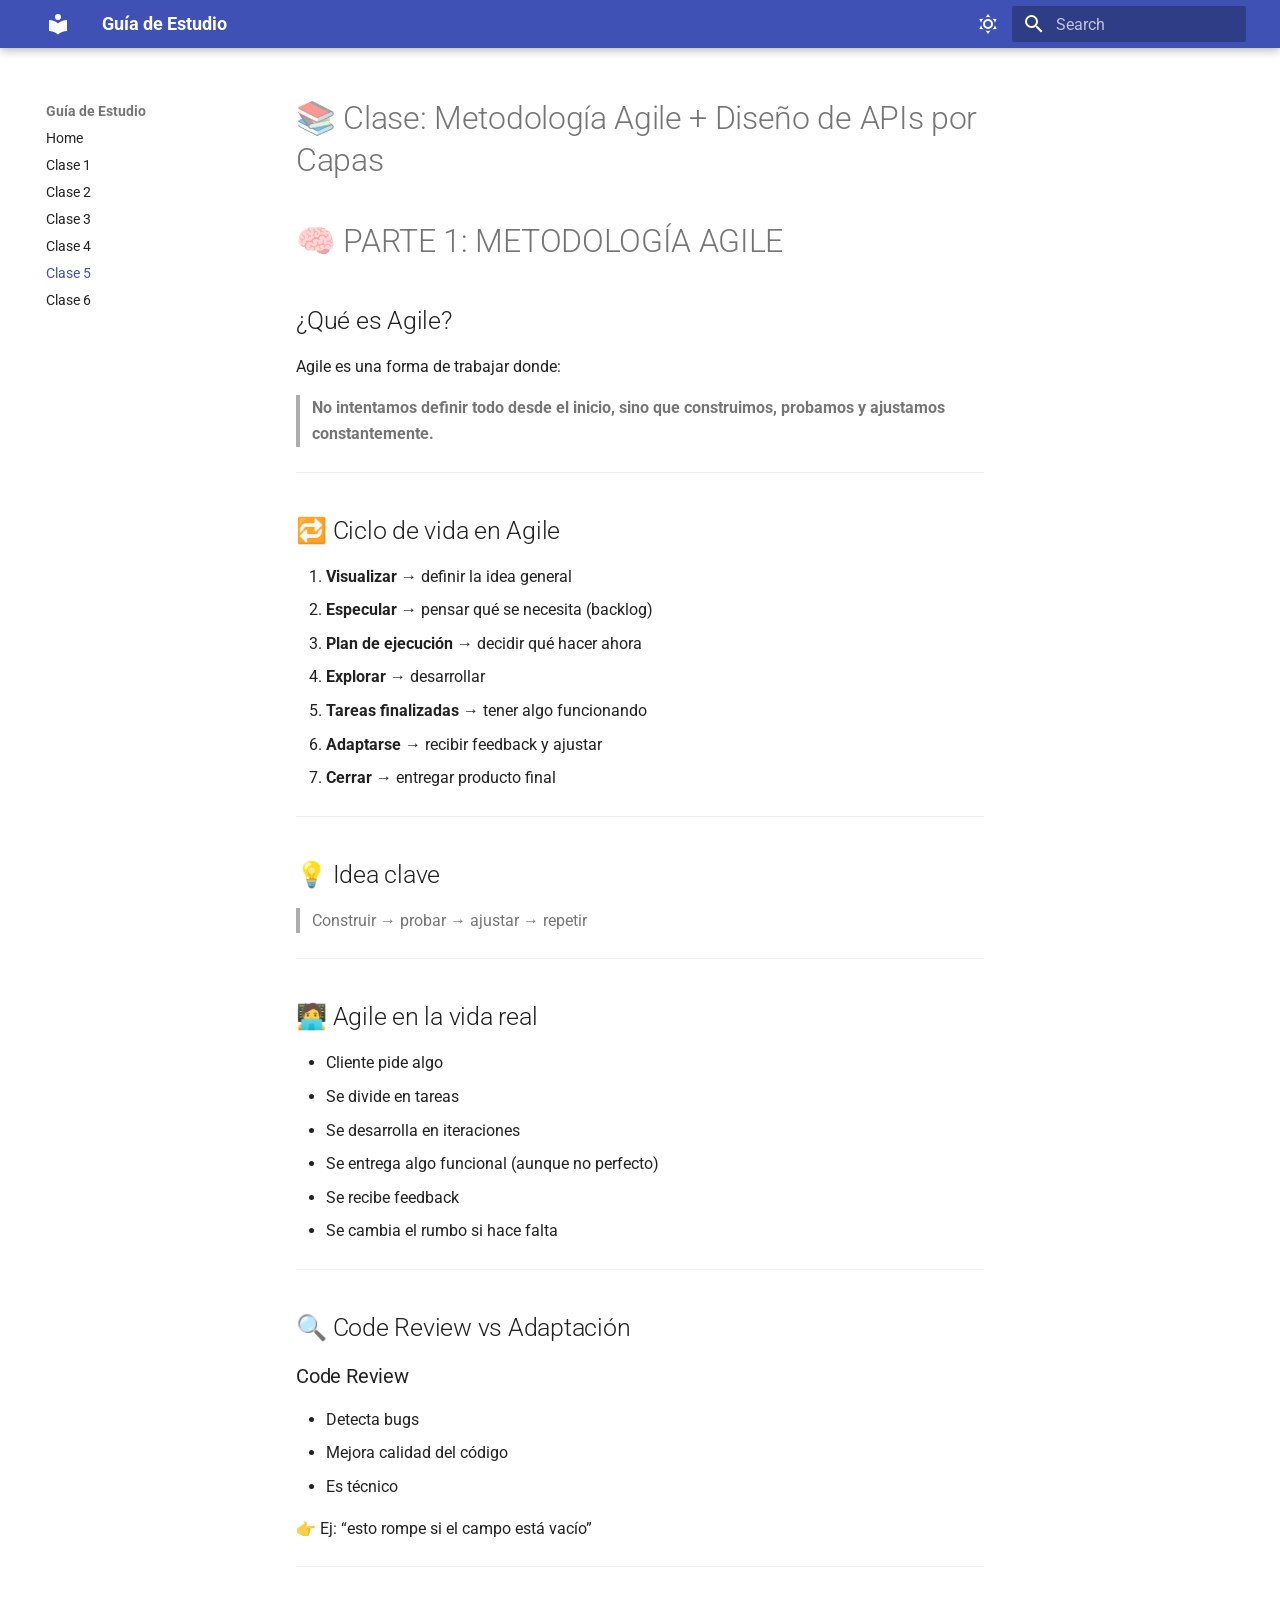
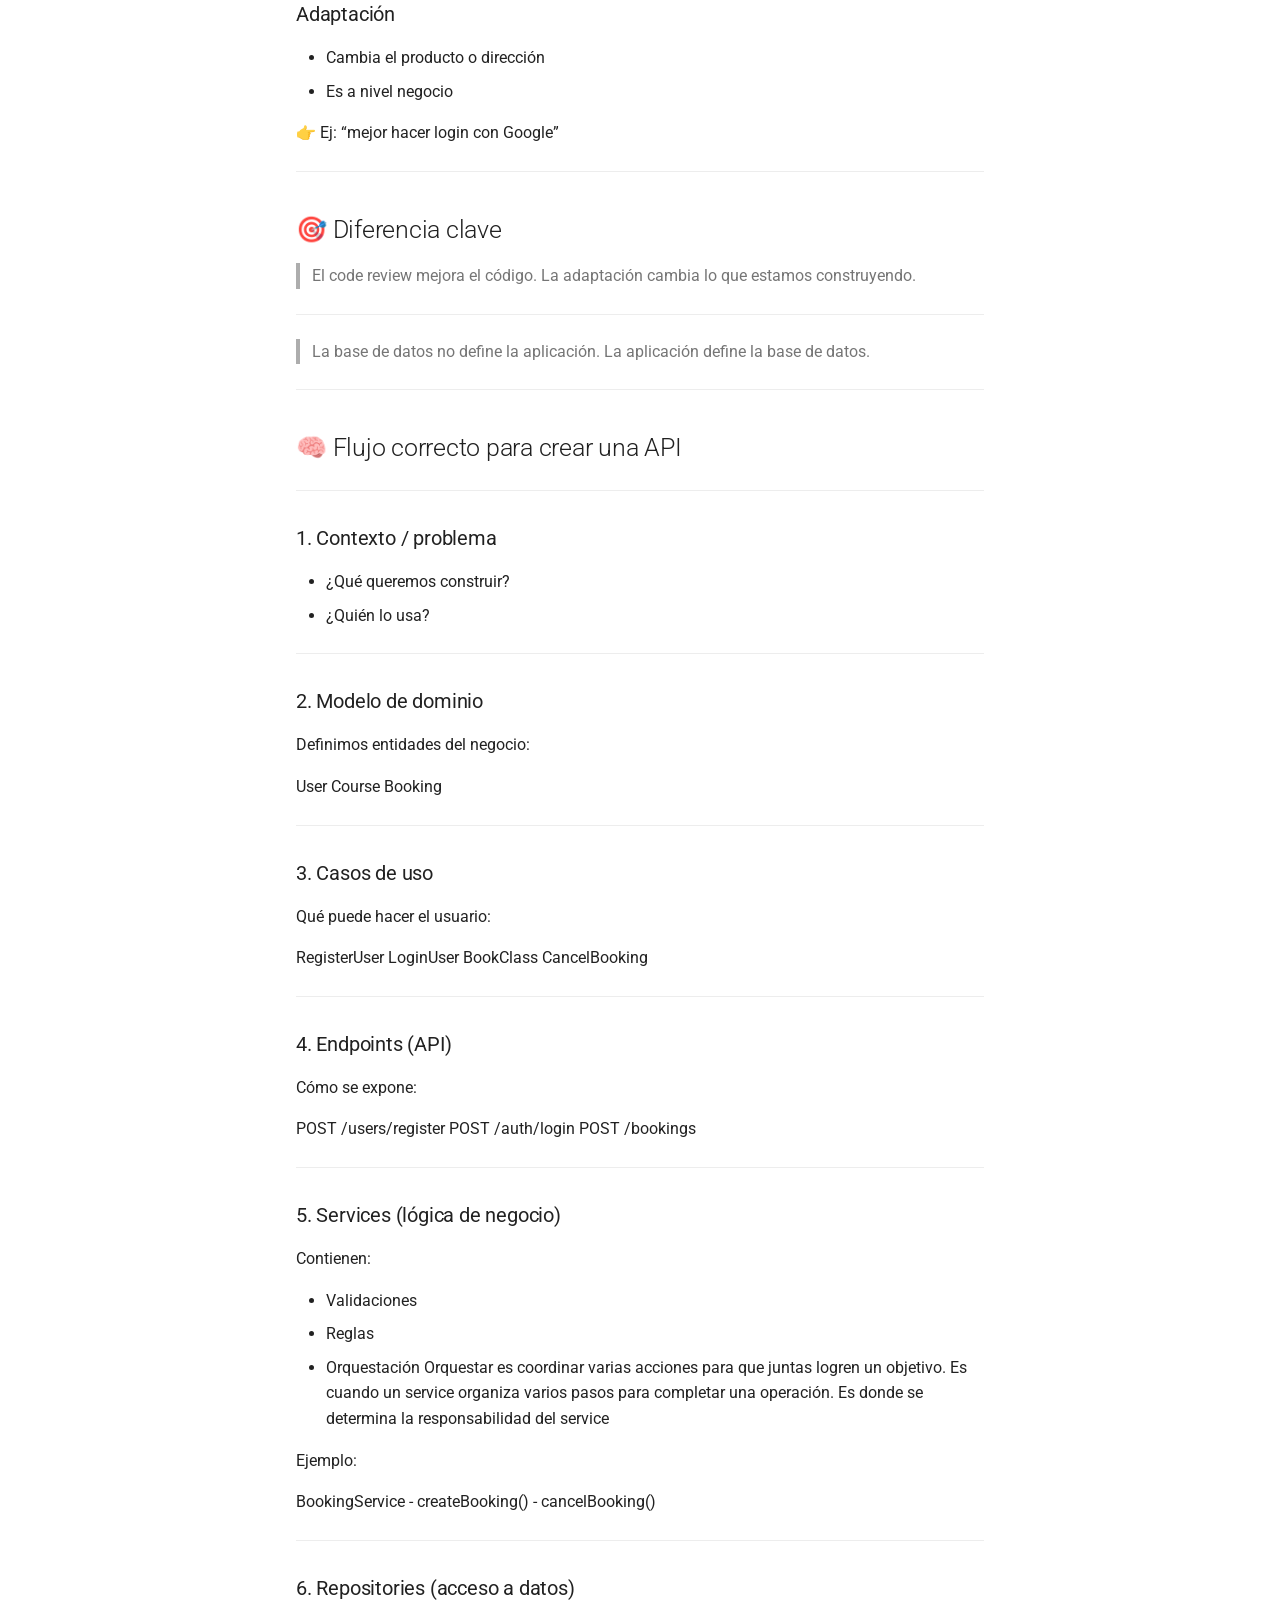
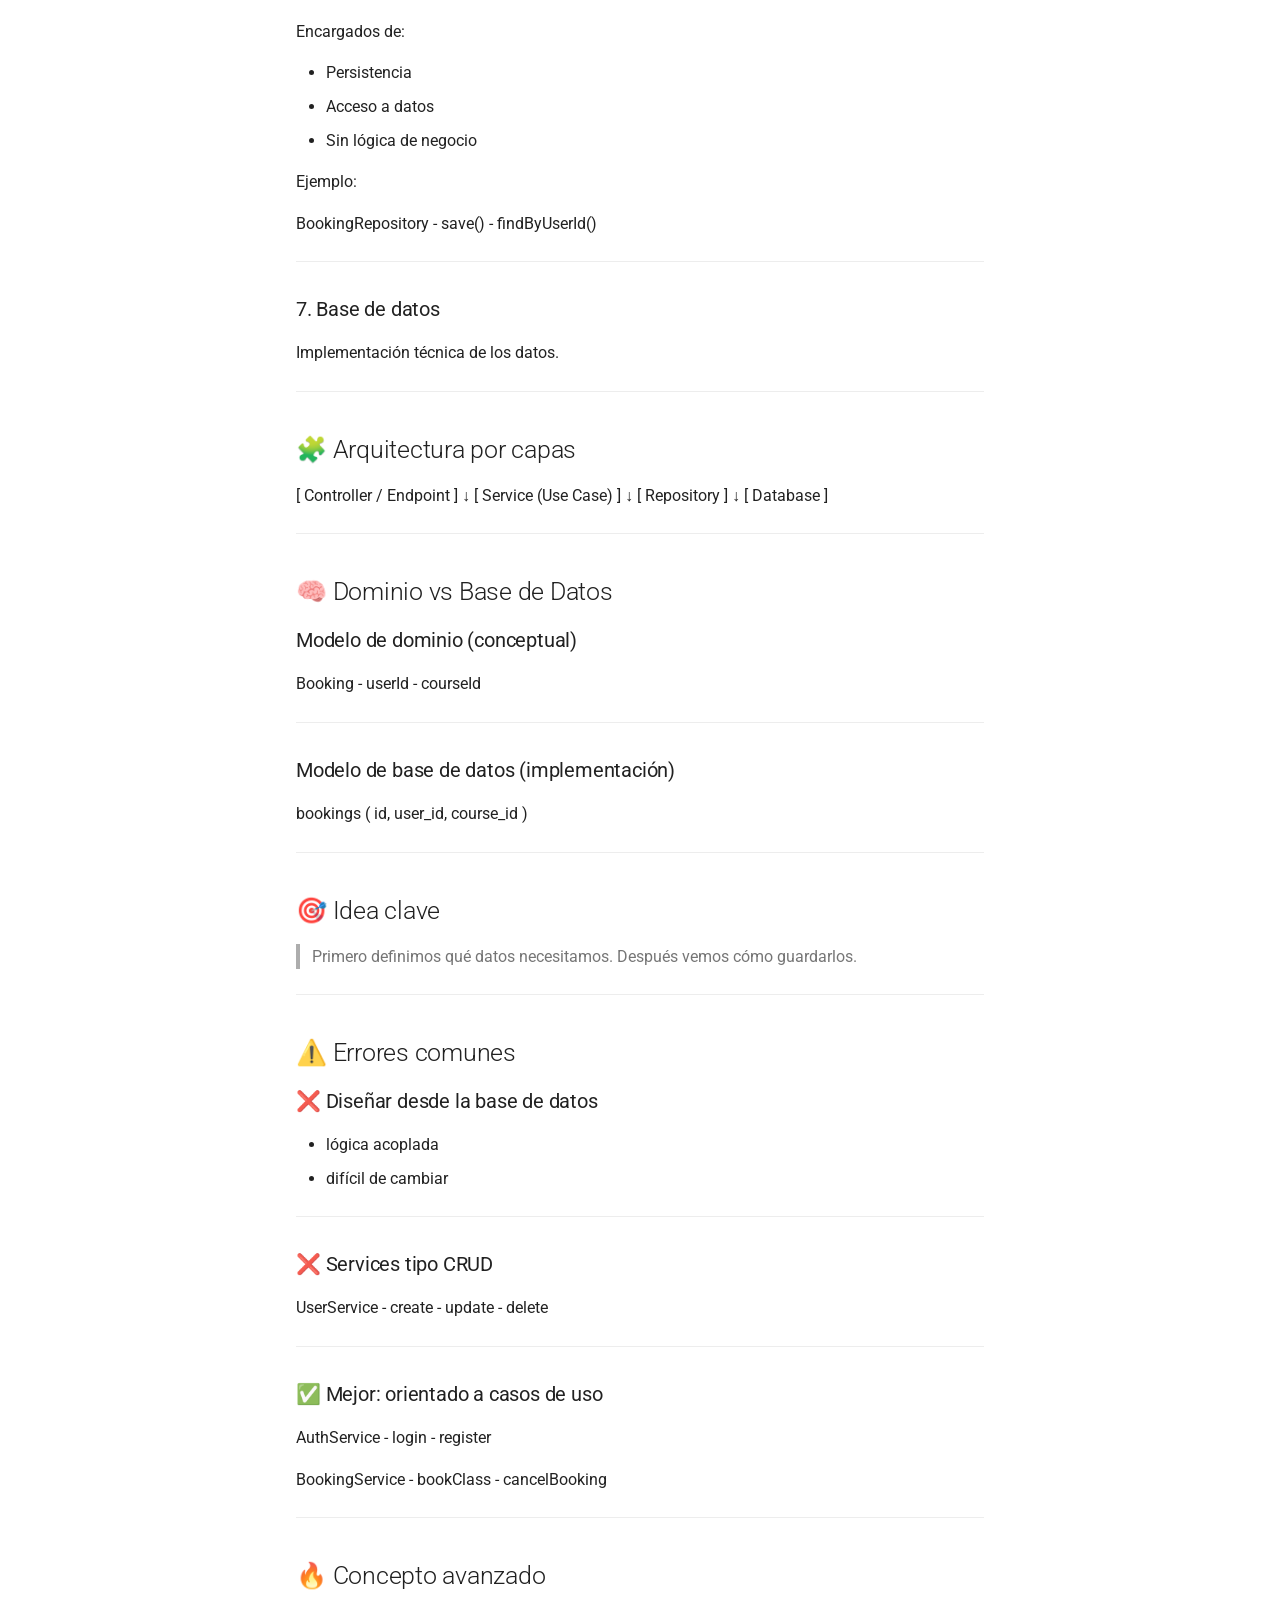
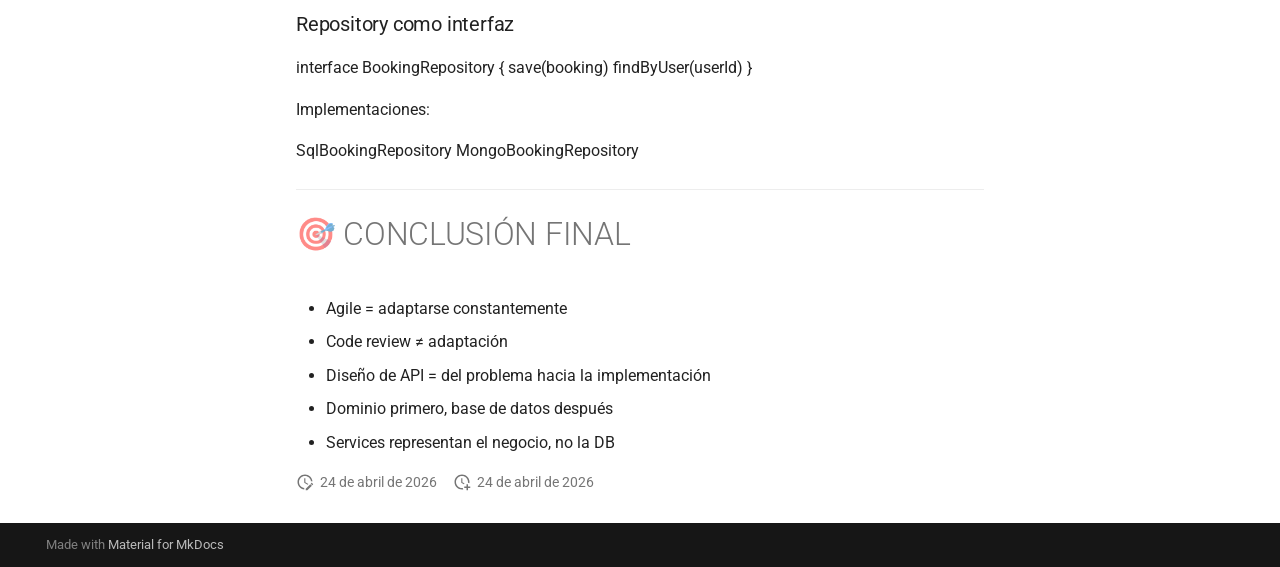
<file: clase5/index.html>
<!doctype html><html lang=en class=no-js> <head><meta charset=utf-8><meta name=viewport content="width=device-width,initial-scale=1"><meta name=description content="Apuntes de clases de programación"><link href=../clase4/ rel=prev><link href=../clase6/ rel=next><link rel=icon href=../assets/images/favicon.png><meta name=generator content="mkdocs-1.6.1, mkdocs-material-9.7.3"><title>Clase 5 - Guía de Estudio</title><link rel=stylesheet href=../assets/stylesheets/main.484c7ddc.min.css><link rel=stylesheet href=../assets/stylesheets/palette.ab4e12ef.min.css><link rel=preconnect href=https://fonts.gstatic.com crossorigin><link rel=stylesheet href="https://fonts.googleapis.com/css?family=Roboto:300,300i,400,400i,700,700i%7CRoboto+Mono:400,400i,700,700i&display=fallback"><style>:root{--md-text-font:"Roboto";--md-code-font:"Roboto Mono"}</style><link rel=stylesheet href=../stylesheets/extra.css><script>__md_scope=new URL("..",location),__md_hash=e=>[...e].reduce(((e,_)=>(e<<5)-e+_.charCodeAt(0)),0),__md_get=(e,_=localStorage,t=__md_scope)=>JSON.parse(_.getItem(t.pathname+"."+e)),__md_set=(e,_,t=localStorage,a=__md_scope)=>{try{t.setItem(a.pathname+"."+e,JSON.stringify(_))}catch(e){}}</script></head> <body dir=ltr data-md-color-scheme=default data-md-color-primary=indigo data-md-color-accent=blue> <input class=md-toggle data-md-toggle=drawer type=checkbox id=__drawer autocomplete=off> <input class=md-toggle data-md-toggle=search type=checkbox id=__search autocomplete=off> <label class=md-overlay for=__drawer></label> <div data-md-component=skip> <a href=#clase-metodologia-agile-diseno-de-apis-por-capas class=md-skip> Skip to content </a> </div> <div data-md-component=announce> </div> <header class="md-header md-header--shadow" data-md-component=header> <nav class="md-header__inner md-grid" aria-label=Header> <a href=.. title="Guía de Estudio" class="md-header__button md-logo" aria-label="Guía de Estudio" data-md-component=logo> <svg xmlns=http://www.w3.org/2000/svg viewbox="0 0 24 24"><path d="M12 8a3 3 0 0 0 3-3 3 3 0 0 0-3-3 3 3 0 0 0-3 3 3 3 0 0 0 3 3m0 3.54C9.64 9.35 6.5 8 3 8v11c3.5 0 6.64 1.35 9 3.54 2.36-2.19 5.5-3.54 9-3.54V8c-3.5 0-6.64 1.35-9 3.54"/></svg> </a> <label class="md-header__button md-icon" for=__drawer> <svg xmlns=http://www.w3.org/2000/svg viewbox="0 0 24 24"><path d="M3 6h18v2H3zm0 5h18v2H3zm0 5h18v2H3z"/></svg> </label> <div class=md-header__title data-md-component=header-title> <div class=md-header__ellipsis> <div class=md-header__topic> <span class=md-ellipsis> Guía de Estudio </span> </div> <div class=md-header__topic data-md-component=header-topic> <span class=md-ellipsis> Clase 5 </span> </div> </div> </div> <form class=md-header__option data-md-component=palette> <input class=md-option data-md-color-media data-md-color-scheme=default data-md-color-primary=indigo data-md-color-accent=blue aria-label="Modo oscuro" type=radio name=__palette id=__palette_0> <label class="md-header__button md-icon" title="Modo oscuro" for=__palette_1 hidden> <svg xmlns=http://www.w3.org/2000/svg viewbox="0 0 24 24"><path d="M12 7a5 5 0 0 1 5 5 5 5 0 0 1-5 5 5 5 0 0 1-5-5 5 5 0 0 1 5-5m0 2a3 3 0 0 0-3 3 3 3 0 0 0 3 3 3 3 0 0 0 3-3 3 3 0 0 0-3-3m0-7 2.39 3.42C13.65 5.15 12.84 5 12 5s-1.65.15-2.39.42zM3.34 7l4.16-.35A7.2 7.2 0 0 0 5.94 8.5c-.44.74-.69 1.5-.83 2.29zm.02 10 1.76-3.77a7.131 7.131 0 0 0 2.38 4.14zM20.65 7l-1.77 3.79a7.02 7.02 0 0 0-2.38-4.15zm-.01 10-4.14.36c.59-.51 1.12-1.14 1.54-1.86.42-.73.69-1.5.83-2.29zM12 22l-2.41-3.44c.74.27 1.55.44 2.41.44.82 0 1.63-.17 2.37-.44z"/></svg> </label> <input class=md-option data-md-color-media data-md-color-scheme=slate data-md-color-primary=blue data-md-color-accent=light-blue aria-label="Modo claro" type=radio name=__palette id=__palette_1> <label class="md-header__button md-icon" title="Modo claro" for=__palette_0 hidden> <svg xmlns=http://www.w3.org/2000/svg viewbox="0 0 24 24"><path d="m17.75 4.09-2.53 1.94.91 3.06-2.63-1.81-2.63 1.81.91-3.06-2.53-1.94L12.44 4l1.06-3 1.06 3zm3.5 6.91-1.64 1.25.59 1.98-1.7-1.17-1.7 1.17.59-1.98L15.75 11l2.06-.05L18.5 9l.69 1.95zm-2.28 4.95c.83-.08 1.72 1.1 1.19 1.85-.32.45-.66.87-1.08 1.27C15.17 23 8.84 23 4.94 19.07c-3.91-3.9-3.91-10.24 0-14.14.4-.4.82-.76 1.27-1.08.75-.53 1.93.36 1.85 1.19-.27 2.86.69 5.83 2.89 8.02a9.96 9.96 0 0 0 8.02 2.89m-1.64 2.02a12.08 12.08 0 0 1-7.8-3.47c-2.17-2.19-3.33-5-3.49-7.82-2.81 3.14-2.7 7.96.31 10.98 3.02 3.01 7.84 3.12 10.98.31"/></svg> </label> </form> <script>var palette=__md_get("__palette");if(palette&&palette.color){if("(prefers-color-scheme)"===palette.color.media){var media=matchMedia("(prefers-color-scheme: light)"),input=document.querySelector(media.matches?"[data-md-color-media='(prefers-color-scheme: light)']":"[data-md-color-media='(prefers-color-scheme: dark)']");palette.color.media=input.getAttribute("data-md-color-media"),palette.color.scheme=input.getAttribute("data-md-color-scheme"),palette.color.primary=input.getAttribute("data-md-color-primary"),palette.color.accent=input.getAttribute("data-md-color-accent")}for(var[key,value]of Object.entries(palette.color))document.body.setAttribute("data-md-color-"+key,value)}</script> <label class="md-header__button md-icon" for=__search> <svg xmlns=http://www.w3.org/2000/svg viewbox="0 0 24 24"><path d="M9.5 3A6.5 6.5 0 0 1 16 9.5c0 1.61-.59 3.09-1.56 4.23l.27.27h.79l5 5-1.5 1.5-5-5v-.79l-.27-.27A6.52 6.52 0 0 1 9.5 16 6.5 6.5 0 0 1 3 9.5 6.5 6.5 0 0 1 9.5 3m0 2C7 5 5 7 5 9.5S7 14 9.5 14 14 12 14 9.5 12 5 9.5 5"/></svg> </label> <div class=md-search data-md-component=search role=dialog> <label class=md-search__overlay for=__search></label> <div class=md-search__inner role=search> <form class=md-search__form name=search> <input type=text class=md-search__input name=query aria-label=Search placeholder=Search autocapitalize=off autocorrect=off autocomplete=off spellcheck=false data-md-component=search-query required> <label class="md-search__icon md-icon" for=__search> <svg xmlns=http://www.w3.org/2000/svg viewbox="0 0 24 24"><path d="M9.5 3A6.5 6.5 0 0 1 16 9.5c0 1.61-.59 3.09-1.56 4.23l.27.27h.79l5 5-1.5 1.5-5-5v-.79l-.27-.27A6.52 6.52 0 0 1 9.5 16 6.5 6.5 0 0 1 3 9.5 6.5 6.5 0 0 1 9.5 3m0 2C7 5 5 7 5 9.5S7 14 9.5 14 14 12 14 9.5 12 5 9.5 5"/></svg> <svg xmlns=http://www.w3.org/2000/svg viewbox="0 0 24 24"><path d="M20 11v2H8l5.5 5.5-1.42 1.42L4.16 12l7.92-7.92L13.5 5.5 8 11z"/></svg> </label> <nav class=md-search__options aria-label=Search> <a href=javascript:void(0) class="md-search__icon md-icon" title=Share aria-label=Share data-clipboard data-clipboard-text data-md-component=search-share tabindex=-1> <svg xmlns=http://www.w3.org/2000/svg viewbox="0 0 24 24"><path d="M18 16.08c-.76 0-1.44.3-1.96.77L8.91 12.7c.05-.23.09-.46.09-.7s-.04-.47-.09-.7l7.05-4.11c.54.5 1.25.81 2.04.81a3 3 0 0 0 3-3 3 3 0 0 0-3-3 3 3 0 0 0-3 3c0 .24.04.47.09.7L8.04 9.81C7.5 9.31 6.79 9 6 9a3 3 0 0 0-3 3 3 3 0 0 0 3 3c.79 0 1.5-.31 2.04-.81l7.12 4.15c-.05.21-.08.43-.08.66 0 1.61 1.31 2.91 2.92 2.91s2.92-1.3 2.92-2.91A2.92 2.92 0 0 0 18 16.08"/></svg> </a> <button type=reset class="md-search__icon md-icon" title=Clear aria-label=Clear tabindex=-1> <svg xmlns=http://www.w3.org/2000/svg viewbox="0 0 24 24"><path d="M19 6.41 17.59 5 12 10.59 6.41 5 5 6.41 10.59 12 5 17.59 6.41 19 12 13.41 17.59 19 19 17.59 13.41 12z"/></svg> </button> </nav> </form> <div class=md-search__output> <div class=md-search__scrollwrap tabindex=0 data-md-scrollfix> <div class=md-search-result data-md-component=search-result> <div class=md-search-result__meta> Initializing search </div> <ol class=md-search-result__list role=presentation></ol> </div> </div> </div> </div> </div> </nav> </header> <div class=md-container data-md-component=container> <main class=md-main data-md-component=main> <div class="md-main__inner md-grid"> <div class="md-sidebar md-sidebar--primary" data-md-component=sidebar data-md-type=navigation> <div class=md-sidebar__scrollwrap> <div class=md-sidebar__inner> <nav class="md-nav md-nav--primary" aria-label=Navigation data-md-level=0> <label class=md-nav__title for=__drawer> <a href=.. title="Guía de Estudio" class="md-nav__button md-logo" aria-label="Guía de Estudio" data-md-component=logo> <svg xmlns=http://www.w3.org/2000/svg viewbox="0 0 24 24"><path d="M12 8a3 3 0 0 0 3-3 3 3 0 0 0-3-3 3 3 0 0 0-3 3 3 3 0 0 0 3 3m0 3.54C9.64 9.35 6.5 8 3 8v11c3.5 0 6.64 1.35 9 3.54 2.36-2.19 5.5-3.54 9-3.54V8c-3.5 0-6.64 1.35-9 3.54"/></svg> </a> Guía de Estudio </label> <ul class=md-nav__list data-md-scrollfix> <li class=md-nav__item> <a href=.. class=md-nav__link> <span class=md-ellipsis> Home </span> </a> </li> <li class=md-nav__item> <a href=../clase1/ class=md-nav__link> <span class=md-ellipsis> Clase 1 </span> </a> </li> <li class=md-nav__item> <a href=../clase2/ class=md-nav__link> <span class=md-ellipsis> Clase 2 </span> </a> </li> <li class=md-nav__item> <a href=../clase3/ class=md-nav__link> <span class=md-ellipsis> Clase 3 </span> </a> </li> <li class=md-nav__item> <a href=../clase4/ class=md-nav__link> <span class=md-ellipsis> Clase 4 </span> </a> </li> <li class="md-nav__item md-nav__item--active"> <input class="md-nav__toggle md-toggle" type=checkbox id=__toc> <a href=./ class="md-nav__link md-nav__link--active"> <span class=md-ellipsis> Clase 5 </span> </a> </li> <li class=md-nav__item> <a href=../clase6/ class=md-nav__link> <span class=md-ellipsis> Clase 6 </span> </a> </li> </ul> </nav> </div> </div> </div> <div class="md-sidebar md-sidebar--secondary" data-md-component=sidebar data-md-type=toc> <div class=md-sidebar__scrollwrap> <div class=md-sidebar__inner> <nav class="md-nav md-nav--secondary" aria-label="Table of contents"> </nav> </div> </div> </div> <div class=md-content data-md-component=content> <article class="md-content__inner md-typeset"> <h1 id=clase-metodologia-agile-diseno-de-apis-por-capas>📚 Clase: Metodología Agile + Diseño de APIs por Capas<a class=headerlink href=#clase-metodologia-agile-diseno-de-apis-por-capas title="Permanent link">&para;</a></h1> <h1 id=parte-1-metodologia-agile>🧠 PARTE 1: METODOLOGÍA AGILE<a class=headerlink href=#parte-1-metodologia-agile title="Permanent link">&para;</a></h1> <h2 id=que-es-agile>¿Qué es Agile?<a class=headerlink href=#que-es-agile title="Permanent link">&para;</a></h2> <p>Agile es una forma de trabajar donde:</p> <blockquote> <p><strong>No intentamos definir todo desde el inicio, sino que construimos, probamos y ajustamos constantemente.</strong></p> </blockquote> <hr> <h2 id=ciclo-de-vida-en-agile>🔁 Ciclo de vida en Agile<a class=headerlink href=#ciclo-de-vida-en-agile title="Permanent link">&para;</a></h2> <ol> <li><strong>Visualizar</strong> → definir la idea general</li> <li><strong>Especular</strong> → pensar qué se necesita (backlog)</li> <li><strong>Plan de ejecución</strong> → decidir qué hacer ahora</li> <li><strong>Explorar</strong> → desarrollar</li> <li><strong>Tareas finalizadas</strong> → tener algo funcionando</li> <li><strong>Adaptarse</strong> → recibir feedback y ajustar</li> <li><strong>Cerrar</strong> → entregar producto final</li> </ol> <hr> <h2 id=idea-clave>💡 Idea clave<a class=headerlink href=#idea-clave title="Permanent link">&para;</a></h2> <blockquote> <p>Construir → probar → ajustar → repetir</p> </blockquote> <hr> <h2 id=agile-en-la-vida-real>🧑‍💻 Agile en la vida real<a class=headerlink href=#agile-en-la-vida-real title="Permanent link">&para;</a></h2> <ul> <li>Cliente pide algo</li> <li>Se divide en tareas</li> <li>Se desarrolla en iteraciones</li> <li>Se entrega algo funcional (aunque no perfecto)</li> <li>Se recibe feedback</li> <li>Se cambia el rumbo si hace falta</li> </ul> <hr> <h2 id=code-review-vs-adaptacion>🔍 Code Review vs Adaptación<a class=headerlink href=#code-review-vs-adaptacion title="Permanent link">&para;</a></h2> <h3 id=code-review>Code Review<a class=headerlink href=#code-review title="Permanent link">&para;</a></h3> <ul> <li>Detecta bugs</li> <li>Mejora calidad del código</li> <li>Es técnico</li> </ul> <p>👉 Ej: “esto rompe si el campo está vacío”</p> <hr> <h3 id=adaptacion>Adaptación<a class=headerlink href=#adaptacion title="Permanent link">&para;</a></h3> <ul> <li>Cambia el producto o dirección</li> <li>Es a nivel negocio</li> </ul> <p>👉 Ej: “mejor hacer login con Google”</p> <hr> <h2 id=diferencia-clave>🎯 Diferencia clave<a class=headerlink href=#diferencia-clave title="Permanent link">&para;</a></h2> <blockquote> <p>El code review mejora el código. La adaptación cambia lo que estamos construyendo.</p> </blockquote> <hr> <blockquote> <p>La base de datos no define la aplicación. La aplicación define la base de datos.</p> </blockquote> <hr> <h2 id=flujo-correcto-para-crear-una-api>🧠 Flujo correcto para crear una API<a class=headerlink href=#flujo-correcto-para-crear-una-api title="Permanent link">&para;</a></h2> <hr> <h3 id=1-contexto-problema>1. Contexto / problema<a class=headerlink href=#1-contexto-problema title="Permanent link">&para;</a></h3> <ul> <li>¿Qué queremos construir?</li> <li>¿Quién lo usa?</li> </ul> <hr> <h3 id=2-modelo-de-dominio>2. Modelo de dominio<a class=headerlink href=#2-modelo-de-dominio title="Permanent link">&para;</a></h3> <p>Definimos entidades del negocio:</p> <p>User Course Booking</p> <hr> <h3 id=3-casos-de-uso>3. Casos de uso<a class=headerlink href=#3-casos-de-uso title="Permanent link">&para;</a></h3> <p>Qué puede hacer el usuario:</p> <p>RegisterUser LoginUser BookClass CancelBooking</p> <hr> <h3 id=4-endpoints-api>4. Endpoints (API)<a class=headerlink href=#4-endpoints-api title="Permanent link">&para;</a></h3> <p>Cómo se expone:</p> <p>POST /users/register POST /auth/login POST /bookings</p> <hr> <h3 id=5-services-logica-de-negocio>5. Services (lógica de negocio)<a class=headerlink href=#5-services-logica-de-negocio title="Permanent link">&para;</a></h3> <p>Contienen:</p> <ul> <li>Validaciones</li> <li>Reglas</li> <li>Orquestación Orquestar es coordinar varias acciones para que juntas logren un objetivo. Es cuando un service organiza varios pasos para completar una operación. Es donde se determina la responsabilidad del service</li> </ul> <p>Ejemplo:</p> <p>BookingService - createBooking() - cancelBooking()</p> <hr> <h3 id=6-repositories-acceso-a-datos>6. Repositories (acceso a datos)<a class=headerlink href=#6-repositories-acceso-a-datos title="Permanent link">&para;</a></h3> <p>Encargados de:</p> <ul> <li>Persistencia</li> <li>Acceso a datos</li> <li>Sin lógica de negocio</li> </ul> <p>Ejemplo:</p> <p>BookingRepository - save() - findByUserId()</p> <hr> <h3 id=7-base-de-datos>7. Base de datos<a class=headerlink href=#7-base-de-datos title="Permanent link">&para;</a></h3> <p>Implementación técnica de los datos.</p> <hr> <h2 id=arquitectura-por-capas>🧩 Arquitectura por capas<a class=headerlink href=#arquitectura-por-capas title="Permanent link">&para;</a></h2> <p>[ Controller / Endpoint ] ↓ [ Service (Use Case) ] ↓ [ Repository ] ↓ [ Database ]</p> <hr> <h2 id=dominio-vs-base-de-datos>🧠 Dominio vs Base de Datos<a class=headerlink href=#dominio-vs-base-de-datos title="Permanent link">&para;</a></h2> <h3 id=modelo-de-dominio-conceptual>Modelo de dominio (conceptual)<a class=headerlink href=#modelo-de-dominio-conceptual title="Permanent link">&para;</a></h3> <p>Booking - userId - courseId</p> <hr> <h3 id=modelo-de-base-de-datos-implementacion>Modelo de base de datos (implementación)<a class=headerlink href=#modelo-de-base-de-datos-implementacion title="Permanent link">&para;</a></h3> <p>bookings ( id, user_id, course_id )</p> <hr> <h2 id=idea-clave_1>🎯 Idea clave<a class=headerlink href=#idea-clave_1 title="Permanent link">&para;</a></h2> <blockquote> <p>Primero definimos qué datos necesitamos. Después vemos cómo guardarlos.</p> </blockquote> <hr> <h2 id=errores-comunes>⚠️ Errores comunes<a class=headerlink href=#errores-comunes title="Permanent link">&para;</a></h2> <h3 id=disenar-desde-la-base-de-datos>❌ Diseñar desde la base de datos<a class=headerlink href=#disenar-desde-la-base-de-datos title="Permanent link">&para;</a></h3> <ul> <li>lógica acoplada</li> <li>difícil de cambiar</li> </ul> <hr> <h3 id=services-tipo-crud>❌ Services tipo CRUD<a class=headerlink href=#services-tipo-crud title="Permanent link">&para;</a></h3> <p>UserService - create - update - delete</p> <hr> <h3 id=mejor-orientado-a-casos-de-uso>✅ Mejor: orientado a casos de uso<a class=headerlink href=#mejor-orientado-a-casos-de-uso title="Permanent link">&para;</a></h3> <p>AuthService - login - register</p> <p>BookingService - bookClass - cancelBooking</p> <hr> <h2 id=concepto-avanzado>🔥 Concepto avanzado<a class=headerlink href=#concepto-avanzado title="Permanent link">&para;</a></h2> <h3 id=repository-como-interfaz>Repository como interfaz<a class=headerlink href=#repository-como-interfaz title="Permanent link">&para;</a></h3> <p>interface BookingRepository { save(booking) findByUser(userId) }</p> <p>Implementaciones:</p> <p>SqlBookingRepository MongoBookingRepository</p> <hr> <h1 id=conclusion-final>🎯 CONCLUSIÓN FINAL<a class=headerlink href=#conclusion-final title="Permanent link">&para;</a></h1> <ul> <li>Agile = adaptarse constantemente</li> <li>Code review ≠ adaptación</li> <li>Diseño de API = del problema hacia la implementación</li> <li>Dominio primero, base de datos después</li> <li>Services representan el negocio, no la DB</li> </ul> <aside class=md-source-file> <span class=md-source-file__fact> <span class=md-icon title="Last update"> <svg xmlns=http://www.w3.org/2000/svg viewbox="0 0 24 24"><path d="M21 13.1c-.1 0-.3.1-.4.2l-1 1 2.1 2.1 1-1c.2-.2.2-.6 0-.8l-1.3-1.3c-.1-.1-.2-.2-.4-.2m-1.9 1.8-6.1 6V23h2.1l6.1-6.1zM12.5 7v5.2l4 2.4-1 1L11 13V7zM11 21.9c-5.1-.5-9-4.8-9-9.9C2 6.5 6.5 2 12 2c5.3 0 9.6 4.1 10 9.3-.3-.1-.6-.2-1-.2s-.7.1-1 .2C19.6 7.2 16.2 4 12 4c-4.4 0-8 3.6-8 8 0 4.1 3.1 7.5 7.1 7.9l-.1.2z"/></svg> </span> <span class="git-revision-date-localized-plugin git-revision-date-localized-plugin-date" title="24 de abril de 2026 16:50:12 UTC">24 de abril de 2026</span> </span> <span class=md-source-file__fact> <span class=md-icon title=Created> <svg xmlns=http://www.w3.org/2000/svg viewbox="0 0 24 24"><path d="M14.47 15.08 11 13V7h1.5v5.25l3.08 1.83c-.41.28-.79.62-1.11 1m-1.39 4.84c-.36.05-.71.08-1.08.08-4.42 0-8-3.58-8-8s3.58-8 8-8 8 3.58 8 8c0 .37-.03.72-.08 1.08.69.1 1.33.32 1.92.64.1-.56.16-1.13.16-1.72 0-5.5-4.5-10-10-10S2 6.5 2 12s4.47 10 10 10c.59 0 1.16-.06 1.72-.16-.32-.59-.54-1.23-.64-1.92M18 15v3h-3v2h3v3h2v-3h3v-2h-3v-3z"/></svg> </span> <span class="git-revision-date-localized-plugin git-revision-date-localized-plugin-date" title="24 de abril de 2026 16:50:12 UTC">24 de abril de 2026</span> </span> </aside> </article> </div> <script>var target=document.getElementById(location.hash.slice(1));target&&target.name&&(target.checked=target.name.startsWith("__tabbed_"))</script> </div> </main> <footer class=md-footer> <div class="md-footer-meta md-typeset"> <div class="md-footer-meta__inner md-grid"> <div class=md-copyright> Made with <a href=https://squidfunk.github.io/mkdocs-material/ target=_blank rel=noopener> Material for MkDocs </a> </div> </div> </div> </footer> </div> <div class=md-dialog data-md-component=dialog> <div class="md-dialog__inner md-typeset"></div> </div> <script id=__config type=application/json>{"annotate": null, "base": "..", "features": ["navigation.instant", "navigation.tracking", "search.highlight", "search.share"], "search": "../assets/javascripts/workers/search.2c215733.min.js", "tags": null, "translations": {"clipboard.copied": "Copied to clipboard", "clipboard.copy": "Copy to clipboard", "search.result.more.one": "1 more on this page", "search.result.more.other": "# more on this page", "search.result.none": "No matching documents", "search.result.one": "1 matching document", "search.result.other": "# matching documents", "search.result.placeholder": "Type to start searching", "search.result.term.missing": "Missing", "select.version": "Select version"}, "version": null}</script> <script src=../assets/javascripts/bundle.79ae519e.min.js></script> </body> </html>
</file>
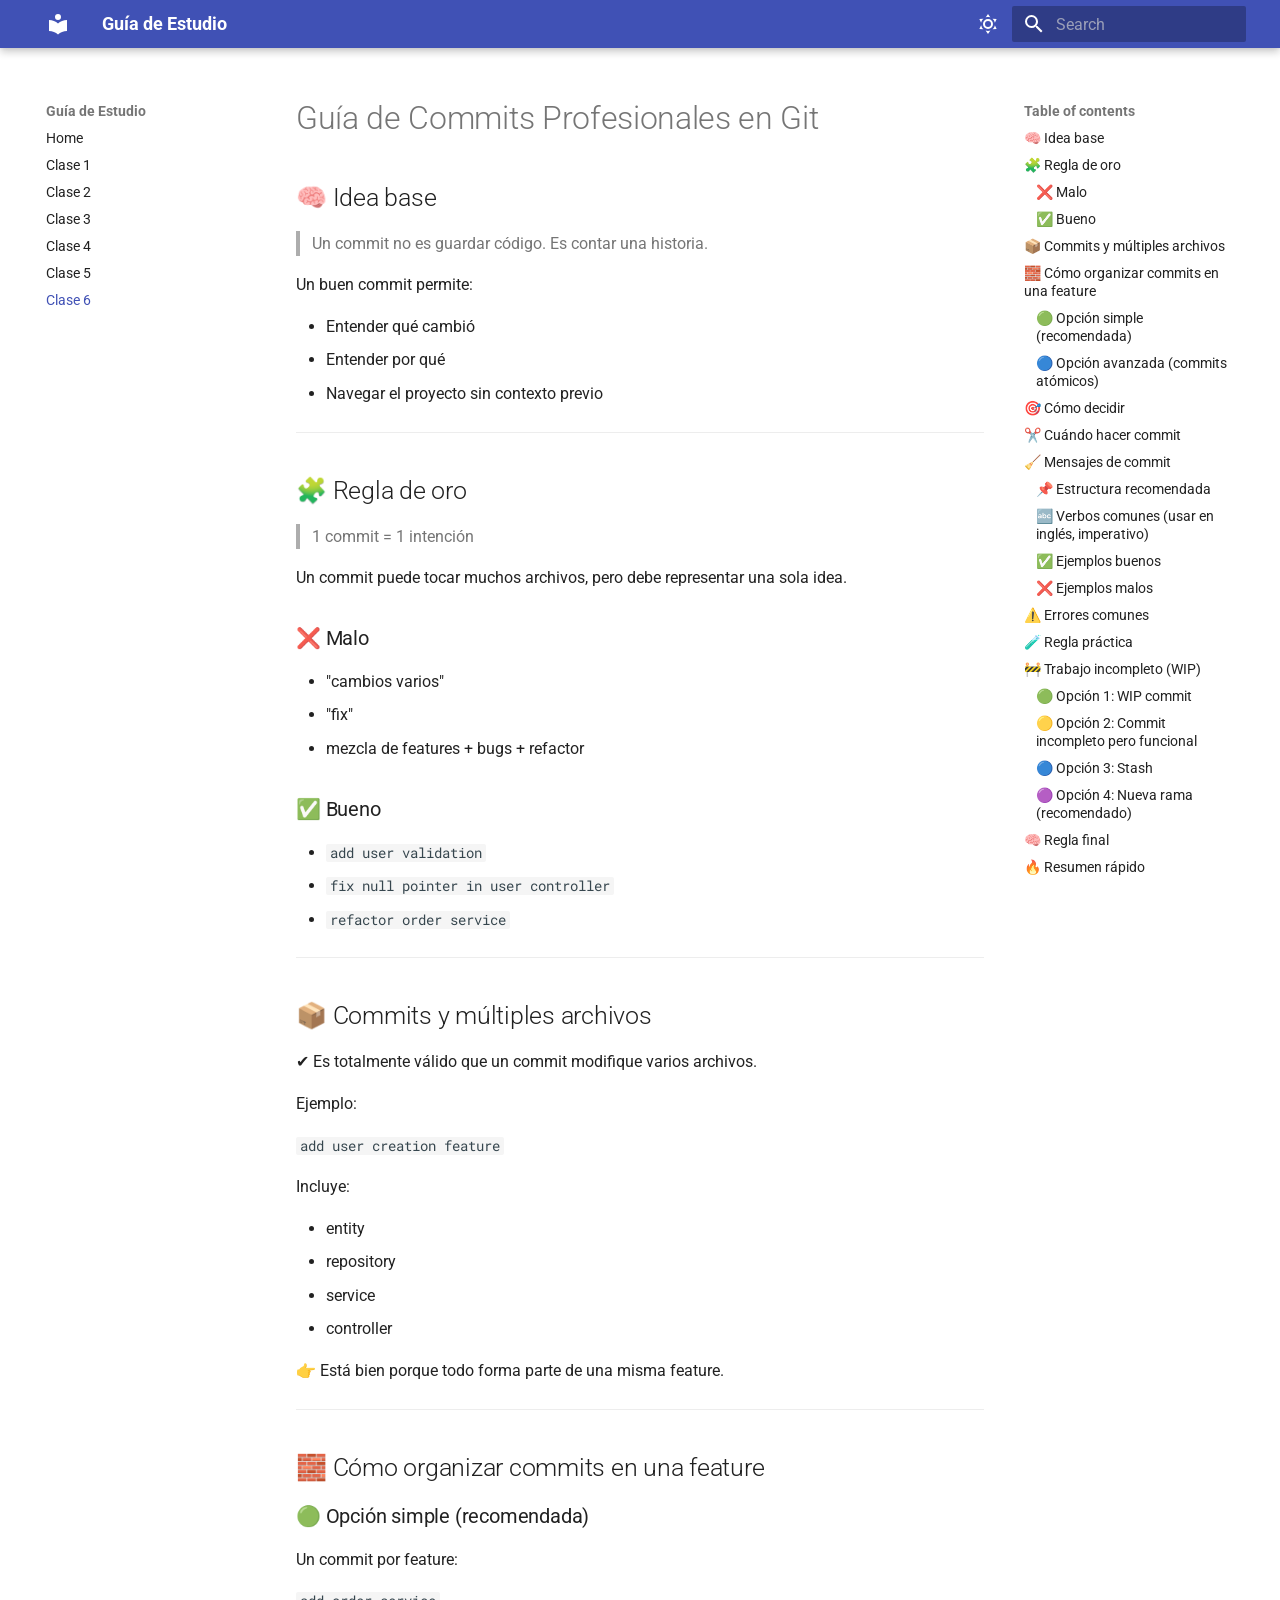
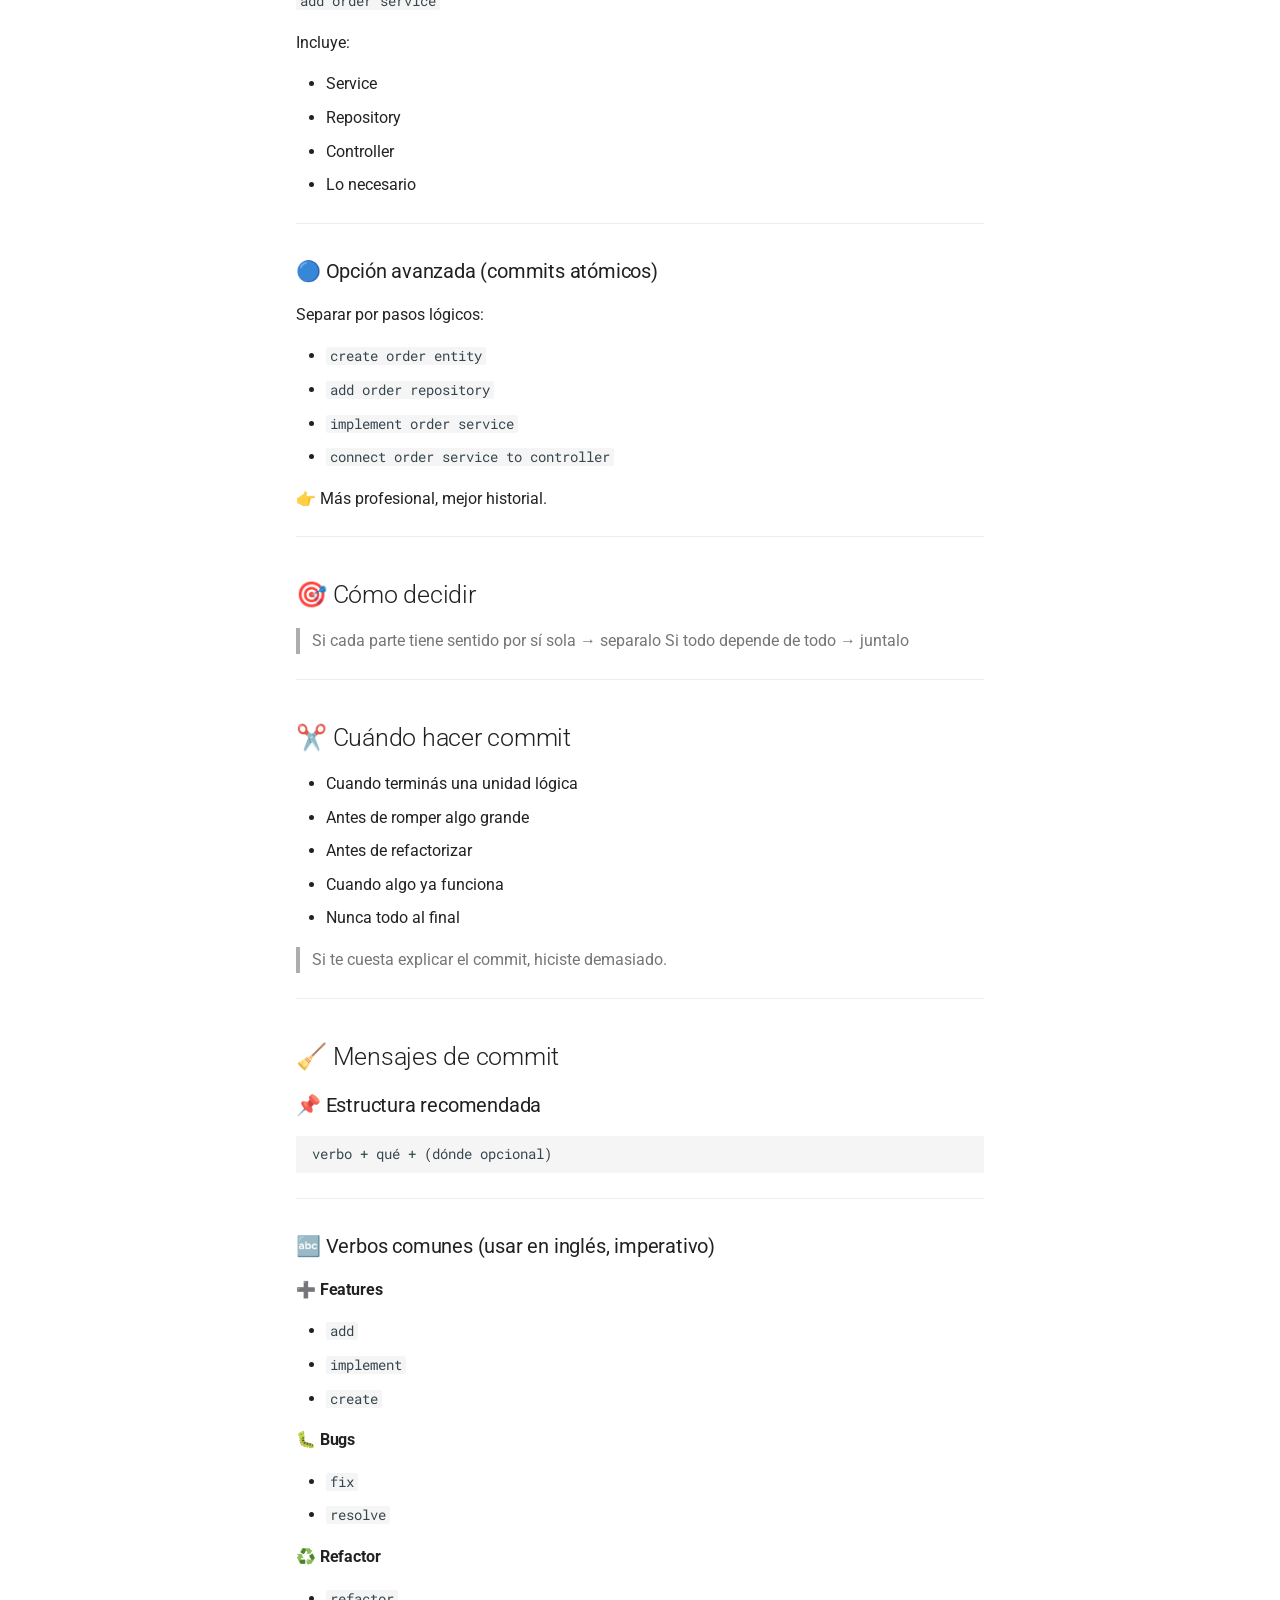
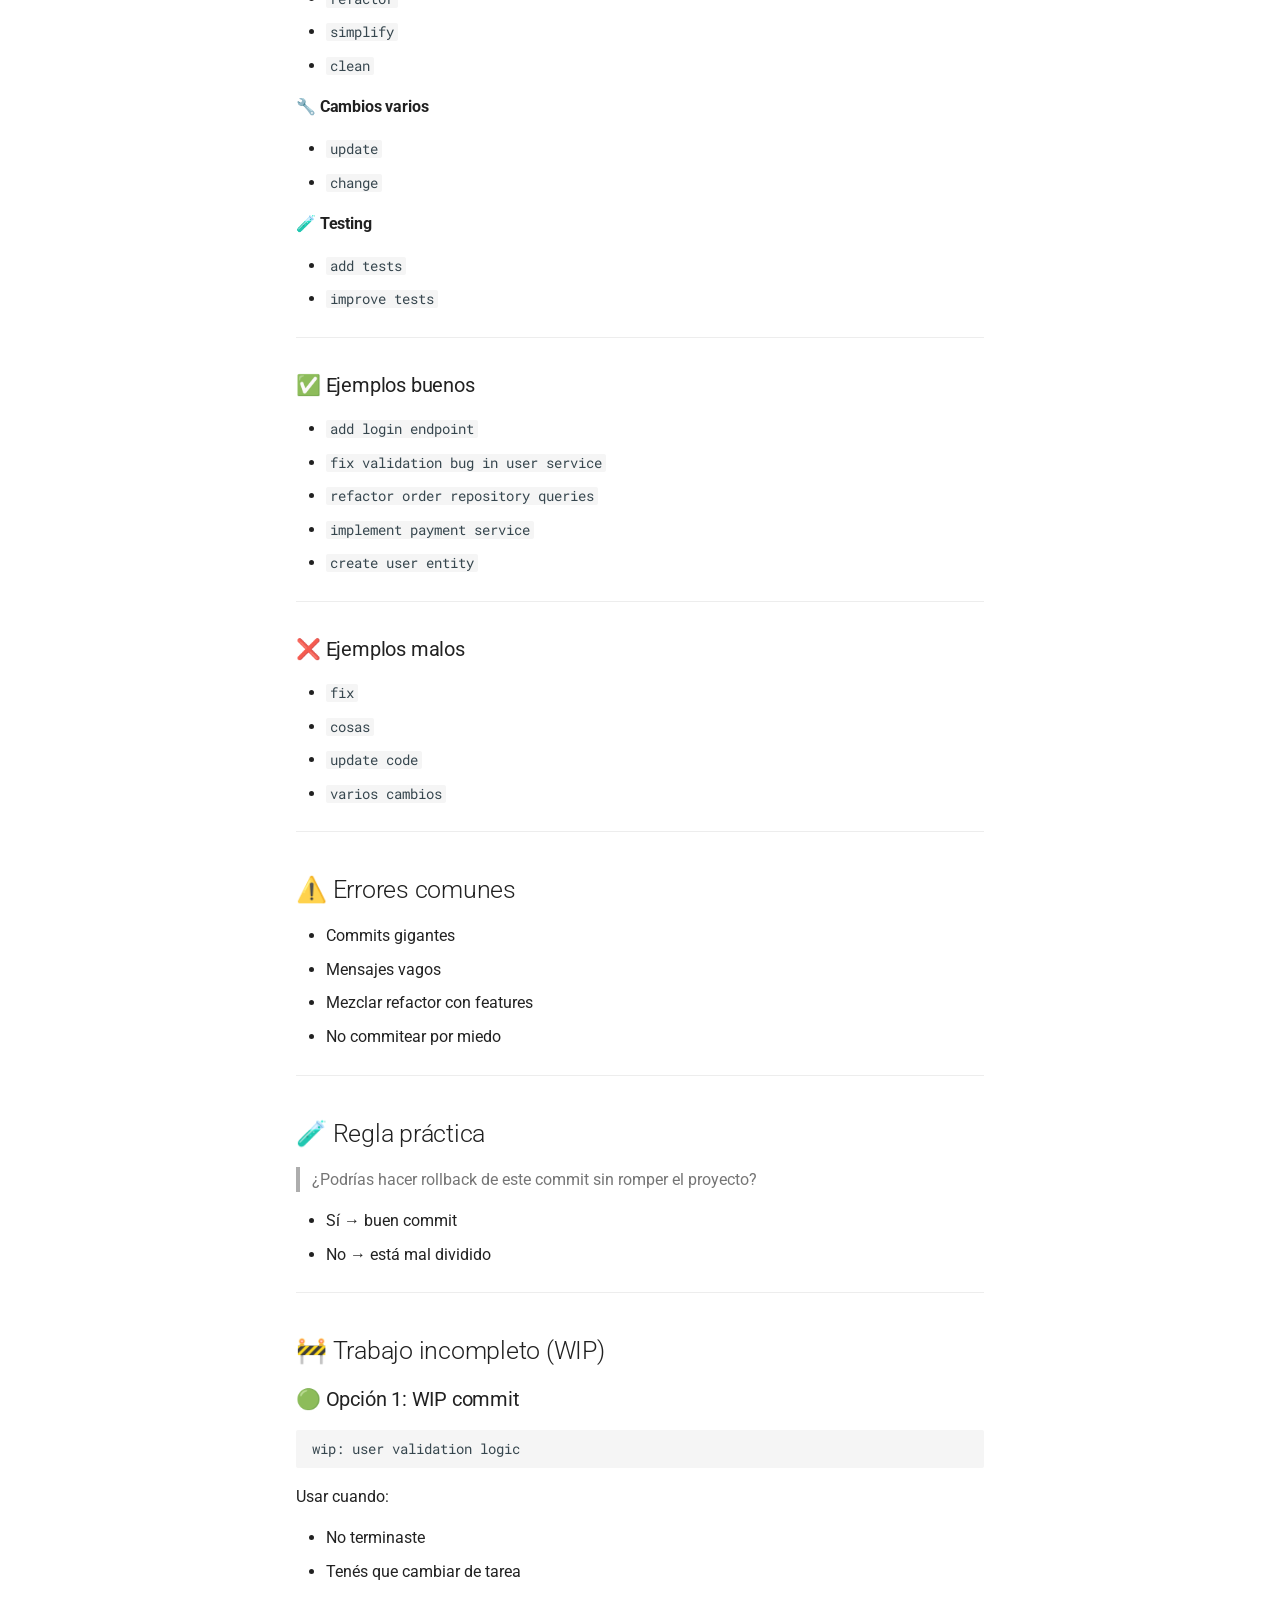
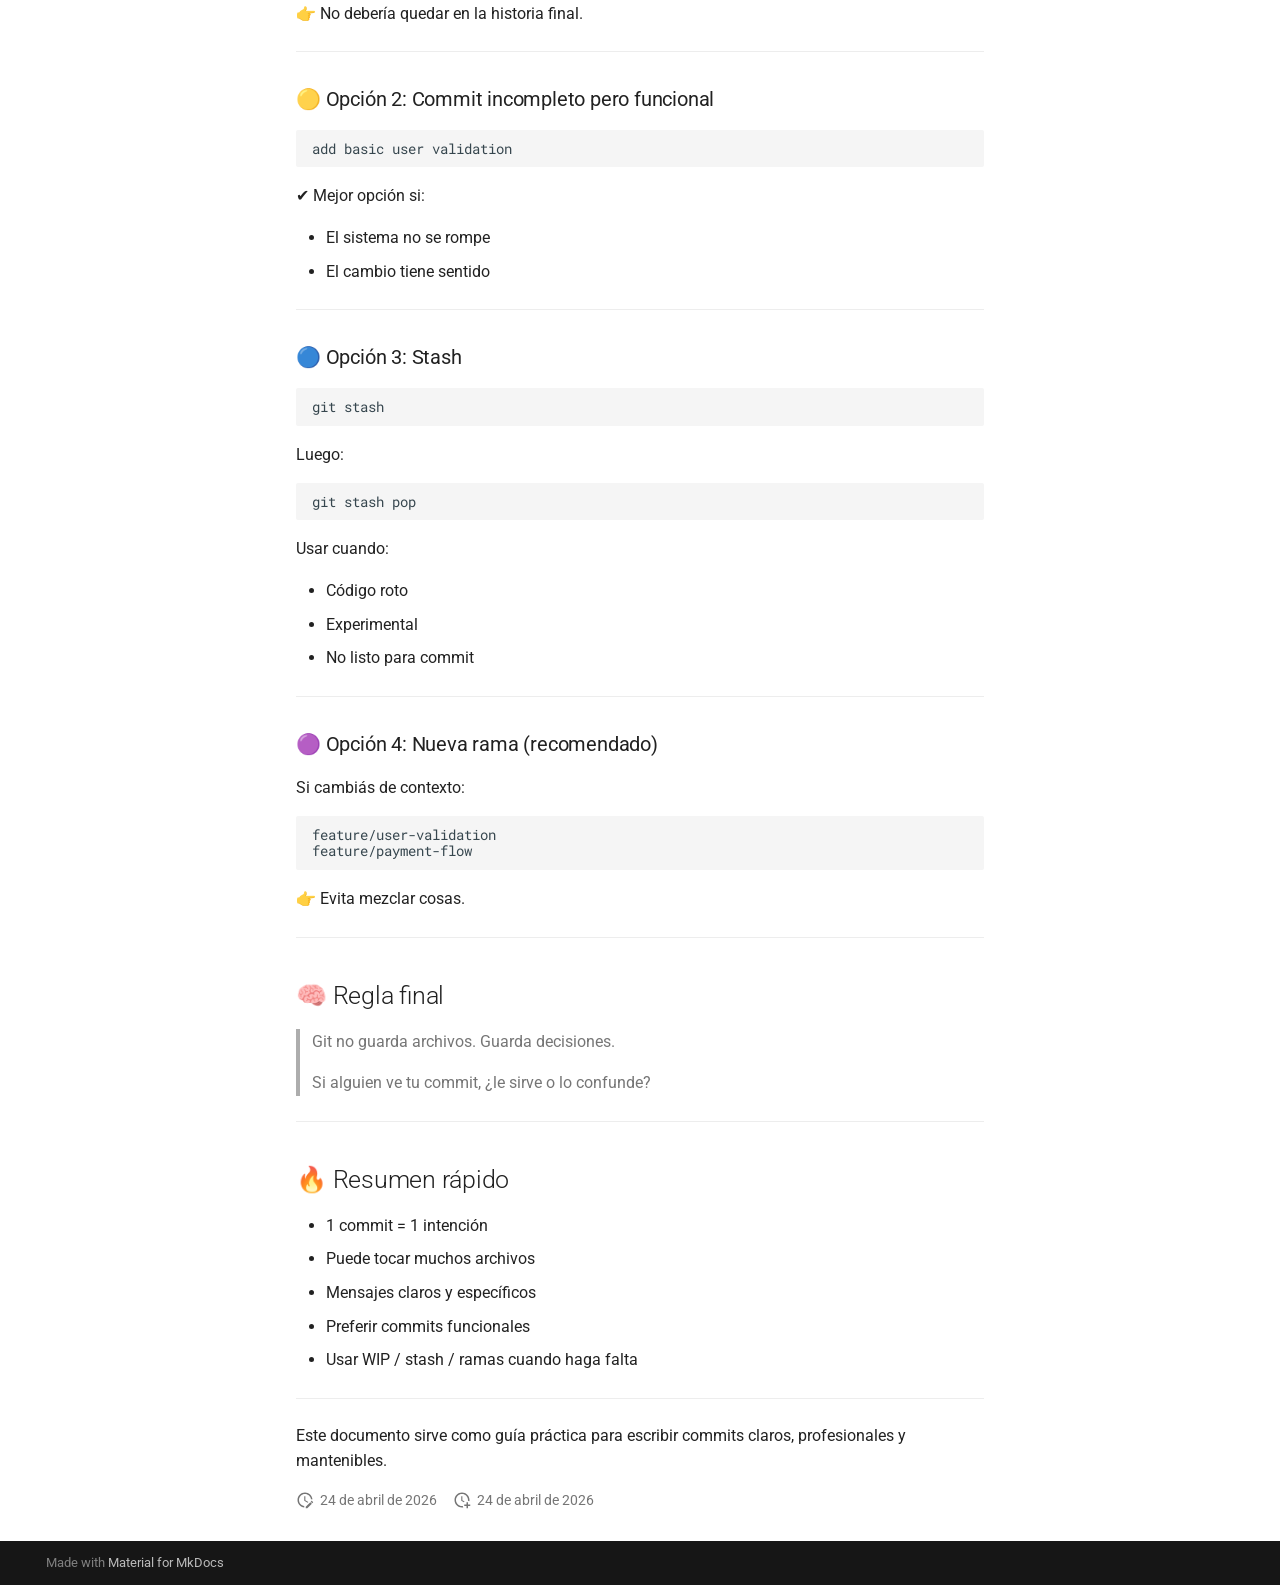
<file: clase6/index.html>
<!doctype html><html lang=en class=no-js> <head><meta charset=utf-8><meta name=viewport content="width=device-width,initial-scale=1"><meta name=description content="Apuntes de clases de programación"><link href=../clase5/ rel=prev><link rel=icon href=../assets/images/favicon.png><meta name=generator content="mkdocs-1.6.1, mkdocs-material-9.7.3"><title>Clase 6 - Guía de Estudio</title><link rel=stylesheet href=../assets/stylesheets/main.484c7ddc.min.css><link rel=stylesheet href=../assets/stylesheets/palette.ab4e12ef.min.css><link rel=preconnect href=https://fonts.gstatic.com crossorigin><link rel=stylesheet href="https://fonts.googleapis.com/css?family=Roboto:300,300i,400,400i,700,700i%7CRoboto+Mono:400,400i,700,700i&display=fallback"><style>:root{--md-text-font:"Roboto";--md-code-font:"Roboto Mono"}</style><link rel=stylesheet href=../stylesheets/extra.css><script>__md_scope=new URL("..",location),__md_hash=e=>[...e].reduce(((e,_)=>(e<<5)-e+_.charCodeAt(0)),0),__md_get=(e,_=localStorage,t=__md_scope)=>JSON.parse(_.getItem(t.pathname+"."+e)),__md_set=(e,_,t=localStorage,a=__md_scope)=>{try{t.setItem(a.pathname+"."+e,JSON.stringify(_))}catch(e){}}</script></head> <body dir=ltr data-md-color-scheme=default data-md-color-primary=indigo data-md-color-accent=blue> <input class=md-toggle data-md-toggle=drawer type=checkbox id=__drawer autocomplete=off> <input class=md-toggle data-md-toggle=search type=checkbox id=__search autocomplete=off> <label class=md-overlay for=__drawer></label> <div data-md-component=skip> <a href=#guia-de-commits-profesionales-en-git class=md-skip> Skip to content </a> </div> <div data-md-component=announce> </div> <header class="md-header md-header--shadow" data-md-component=header> <nav class="md-header__inner md-grid" aria-label=Header> <a href=.. title="Guía de Estudio" class="md-header__button md-logo" aria-label="Guía de Estudio" data-md-component=logo> <svg xmlns=http://www.w3.org/2000/svg viewbox="0 0 24 24"><path d="M12 8a3 3 0 0 0 3-3 3 3 0 0 0-3-3 3 3 0 0 0-3 3 3 3 0 0 0 3 3m0 3.54C9.64 9.35 6.5 8 3 8v11c3.5 0 6.64 1.35 9 3.54 2.36-2.19 5.5-3.54 9-3.54V8c-3.5 0-6.64 1.35-9 3.54"/></svg> </a> <label class="md-header__button md-icon" for=__drawer> <svg xmlns=http://www.w3.org/2000/svg viewbox="0 0 24 24"><path d="M3 6h18v2H3zm0 5h18v2H3zm0 5h18v2H3z"/></svg> </label> <div class=md-header__title data-md-component=header-title> <div class=md-header__ellipsis> <div class=md-header__topic> <span class=md-ellipsis> Guía de Estudio </span> </div> <div class=md-header__topic data-md-component=header-topic> <span class=md-ellipsis> Clase 6 </span> </div> </div> </div> <form class=md-header__option data-md-component=palette> <input class=md-option data-md-color-media data-md-color-scheme=default data-md-color-primary=indigo data-md-color-accent=blue aria-label="Modo oscuro" type=radio name=__palette id=__palette_0> <label class="md-header__button md-icon" title="Modo oscuro" for=__palette_1 hidden> <svg xmlns=http://www.w3.org/2000/svg viewbox="0 0 24 24"><path d="M12 7a5 5 0 0 1 5 5 5 5 0 0 1-5 5 5 5 0 0 1-5-5 5 5 0 0 1 5-5m0 2a3 3 0 0 0-3 3 3 3 0 0 0 3 3 3 3 0 0 0 3-3 3 3 0 0 0-3-3m0-7 2.39 3.42C13.65 5.15 12.84 5 12 5s-1.65.15-2.39.42zM3.34 7l4.16-.35A7.2 7.2 0 0 0 5.94 8.5c-.44.74-.69 1.5-.83 2.29zm.02 10 1.76-3.77a7.131 7.131 0 0 0 2.38 4.14zM20.65 7l-1.77 3.79a7.02 7.02 0 0 0-2.38-4.15zm-.01 10-4.14.36c.59-.51 1.12-1.14 1.54-1.86.42-.73.69-1.5.83-2.29zM12 22l-2.41-3.44c.74.27 1.55.44 2.41.44.82 0 1.63-.17 2.37-.44z"/></svg> </label> <input class=md-option data-md-color-media data-md-color-scheme=slate data-md-color-primary=blue data-md-color-accent=light-blue aria-label="Modo claro" type=radio name=__palette id=__palette_1> <label class="md-header__button md-icon" title="Modo claro" for=__palette_0 hidden> <svg xmlns=http://www.w3.org/2000/svg viewbox="0 0 24 24"><path d="m17.75 4.09-2.53 1.94.91 3.06-2.63-1.81-2.63 1.81.91-3.06-2.53-1.94L12.44 4l1.06-3 1.06 3zm3.5 6.91-1.64 1.25.59 1.98-1.7-1.17-1.7 1.17.59-1.98L15.75 11l2.06-.05L18.5 9l.69 1.95zm-2.28 4.95c.83-.08 1.72 1.1 1.19 1.85-.32.45-.66.87-1.08 1.27C15.17 23 8.84 23 4.94 19.07c-3.91-3.9-3.91-10.24 0-14.14.4-.4.82-.76 1.27-1.08.75-.53 1.93.36 1.85 1.19-.27 2.86.69 5.83 2.89 8.02a9.96 9.96 0 0 0 8.02 2.89m-1.64 2.02a12.08 12.08 0 0 1-7.8-3.47c-2.17-2.19-3.33-5-3.49-7.82-2.81 3.14-2.7 7.96.31 10.98 3.02 3.01 7.84 3.12 10.98.31"/></svg> </label> </form> <script>var palette=__md_get("__palette");if(palette&&palette.color){if("(prefers-color-scheme)"===palette.color.media){var media=matchMedia("(prefers-color-scheme: light)"),input=document.querySelector(media.matches?"[data-md-color-media='(prefers-color-scheme: light)']":"[data-md-color-media='(prefers-color-scheme: dark)']");palette.color.media=input.getAttribute("data-md-color-media"),palette.color.scheme=input.getAttribute("data-md-color-scheme"),palette.color.primary=input.getAttribute("data-md-color-primary"),palette.color.accent=input.getAttribute("data-md-color-accent")}for(var[key,value]of Object.entries(palette.color))document.body.setAttribute("data-md-color-"+key,value)}</script> <label class="md-header__button md-icon" for=__search> <svg xmlns=http://www.w3.org/2000/svg viewbox="0 0 24 24"><path d="M9.5 3A6.5 6.5 0 0 1 16 9.5c0 1.61-.59 3.09-1.56 4.23l.27.27h.79l5 5-1.5 1.5-5-5v-.79l-.27-.27A6.52 6.52 0 0 1 9.5 16 6.5 6.5 0 0 1 3 9.5 6.5 6.5 0 0 1 9.5 3m0 2C7 5 5 7 5 9.5S7 14 9.5 14 14 12 14 9.5 12 5 9.5 5"/></svg> </label> <div class=md-search data-md-component=search role=dialog> <label class=md-search__overlay for=__search></label> <div class=md-search__inner role=search> <form class=md-search__form name=search> <input type=text class=md-search__input name=query aria-label=Search placeholder=Search autocapitalize=off autocorrect=off autocomplete=off spellcheck=false data-md-component=search-query required> <label class="md-search__icon md-icon" for=__search> <svg xmlns=http://www.w3.org/2000/svg viewbox="0 0 24 24"><path d="M9.5 3A6.5 6.5 0 0 1 16 9.5c0 1.61-.59 3.09-1.56 4.23l.27.27h.79l5 5-1.5 1.5-5-5v-.79l-.27-.27A6.52 6.52 0 0 1 9.5 16 6.5 6.5 0 0 1 3 9.5 6.5 6.5 0 0 1 9.5 3m0 2C7 5 5 7 5 9.5S7 14 9.5 14 14 12 14 9.5 12 5 9.5 5"/></svg> <svg xmlns=http://www.w3.org/2000/svg viewbox="0 0 24 24"><path d="M20 11v2H8l5.5 5.5-1.42 1.42L4.16 12l7.92-7.92L13.5 5.5 8 11z"/></svg> </label> <nav class=md-search__options aria-label=Search> <a href=javascript:void(0) class="md-search__icon md-icon" title=Share aria-label=Share data-clipboard data-clipboard-text data-md-component=search-share tabindex=-1> <svg xmlns=http://www.w3.org/2000/svg viewbox="0 0 24 24"><path d="M18 16.08c-.76 0-1.44.3-1.96.77L8.91 12.7c.05-.23.09-.46.09-.7s-.04-.47-.09-.7l7.05-4.11c.54.5 1.25.81 2.04.81a3 3 0 0 0 3-3 3 3 0 0 0-3-3 3 3 0 0 0-3 3c0 .24.04.47.09.7L8.04 9.81C7.5 9.31 6.79 9 6 9a3 3 0 0 0-3 3 3 3 0 0 0 3 3c.79 0 1.5-.31 2.04-.81l7.12 4.15c-.05.21-.08.43-.08.66 0 1.61 1.31 2.91 2.92 2.91s2.92-1.3 2.92-2.91A2.92 2.92 0 0 0 18 16.08"/></svg> </a> <button type=reset class="md-search__icon md-icon" title=Clear aria-label=Clear tabindex=-1> <svg xmlns=http://www.w3.org/2000/svg viewbox="0 0 24 24"><path d="M19 6.41 17.59 5 12 10.59 6.41 5 5 6.41 10.59 12 5 17.59 6.41 19 12 13.41 17.59 19 19 17.59 13.41 12z"/></svg> </button> </nav> </form> <div class=md-search__output> <div class=md-search__scrollwrap tabindex=0 data-md-scrollfix> <div class=md-search-result data-md-component=search-result> <div class=md-search-result__meta> Initializing search </div> <ol class=md-search-result__list role=presentation></ol> </div> </div> </div> </div> </div> </nav> </header> <div class=md-container data-md-component=container> <main class=md-main data-md-component=main> <div class="md-main__inner md-grid"> <div class="md-sidebar md-sidebar--primary" data-md-component=sidebar data-md-type=navigation> <div class=md-sidebar__scrollwrap> <div class=md-sidebar__inner> <nav class="md-nav md-nav--primary" aria-label=Navigation data-md-level=0> <label class=md-nav__title for=__drawer> <a href=.. title="Guía de Estudio" class="md-nav__button md-logo" aria-label="Guía de Estudio" data-md-component=logo> <svg xmlns=http://www.w3.org/2000/svg viewbox="0 0 24 24"><path d="M12 8a3 3 0 0 0 3-3 3 3 0 0 0-3-3 3 3 0 0 0-3 3 3 3 0 0 0 3 3m0 3.54C9.64 9.35 6.5 8 3 8v11c3.5 0 6.64 1.35 9 3.54 2.36-2.19 5.5-3.54 9-3.54V8c-3.5 0-6.64 1.35-9 3.54"/></svg> </a> Guía de Estudio </label> <ul class=md-nav__list data-md-scrollfix> <li class=md-nav__item> <a href=.. class=md-nav__link> <span class=md-ellipsis> Home </span> </a> </li> <li class=md-nav__item> <a href=../clase1/ class=md-nav__link> <span class=md-ellipsis> Clase 1 </span> </a> </li> <li class=md-nav__item> <a href=../clase2/ class=md-nav__link> <span class=md-ellipsis> Clase 2 </span> </a> </li> <li class=md-nav__item> <a href=../clase3/ class=md-nav__link> <span class=md-ellipsis> Clase 3 </span> </a> </li> <li class=md-nav__item> <a href=../clase4/ class=md-nav__link> <span class=md-ellipsis> Clase 4 </span> </a> </li> <li class=md-nav__item> <a href=../clase5/ class=md-nav__link> <span class=md-ellipsis> Clase 5 </span> </a> </li> <li class="md-nav__item md-nav__item--active"> <input class="md-nav__toggle md-toggle" type=checkbox id=__toc> <label class="md-nav__link md-nav__link--active" for=__toc> <span class=md-ellipsis> Clase 6 </span> <span class="md-nav__icon md-icon"></span> </label> <a href=./ class="md-nav__link md-nav__link--active"> <span class=md-ellipsis> Clase 6 </span> </a> <nav class="md-nav md-nav--secondary" aria-label="Table of contents"> <label class=md-nav__title for=__toc> <span class="md-nav__icon md-icon"></span> Table of contents </label> <ul class=md-nav__list data-md-component=toc data-md-scrollfix> <li class=md-nav__item> <a href=#idea-base class=md-nav__link> <span class=md-ellipsis> 🧠 Idea base </span> </a> </li> <li class=md-nav__item> <a href=#regla-de-oro class=md-nav__link> <span class=md-ellipsis> 🧩 Regla de oro </span> </a> <nav class=md-nav aria-label="🧩 Regla de oro"> <ul class=md-nav__list> <li class=md-nav__item> <a href=#malo class=md-nav__link> <span class=md-ellipsis> ❌ Malo </span> </a> </li> <li class=md-nav__item> <a href=#bueno class=md-nav__link> <span class=md-ellipsis> ✅ Bueno </span> </a> </li> </ul> </nav> </li> <li class=md-nav__item> <a href=#commits-y-multiples-archivos class=md-nav__link> <span class=md-ellipsis> 📦 Commits y múltiples archivos </span> </a> </li> <li class=md-nav__item> <a href=#como-organizar-commits-en-una-feature class=md-nav__link> <span class=md-ellipsis> 🧱 Cómo organizar commits en una feature </span> </a> <nav class=md-nav aria-label="🧱 Cómo organizar commits en una feature"> <ul class=md-nav__list> <li class=md-nav__item> <a href=#opcion-simple-recomendada class=md-nav__link> <span class=md-ellipsis> 🟢 Opción simple (recomendada) </span> </a> </li> <li class=md-nav__item> <a href=#opcion-avanzada-commits-atomicos class=md-nav__link> <span class=md-ellipsis> 🔵 Opción avanzada (commits atómicos) </span> </a> </li> </ul> </nav> </li> <li class=md-nav__item> <a href=#como-decidir class=md-nav__link> <span class=md-ellipsis> 🎯 Cómo decidir </span> </a> </li> <li class=md-nav__item> <a href=#cuando-hacer-commit class=md-nav__link> <span class=md-ellipsis> ✂️ Cuándo hacer commit </span> </a> </li> <li class=md-nav__item> <a href=#mensajes-de-commit class=md-nav__link> <span class=md-ellipsis> 🧹 Mensajes de commit </span> </a> <nav class=md-nav aria-label="🧹 Mensajes de commit"> <ul class=md-nav__list> <li class=md-nav__item> <a href=#estructura-recomendada class=md-nav__link> <span class=md-ellipsis> 📌 Estructura recomendada </span> </a> </li> <li class=md-nav__item> <a href=#verbos-comunes-usar-en-ingles-imperativo class=md-nav__link> <span class=md-ellipsis> 🔤 Verbos comunes (usar en inglés, imperativo) </span> </a> </li> <li class=md-nav__item> <a href=#ejemplos-buenos class=md-nav__link> <span class=md-ellipsis> ✅ Ejemplos buenos </span> </a> </li> <li class=md-nav__item> <a href=#ejemplos-malos class=md-nav__link> <span class=md-ellipsis> ❌ Ejemplos malos </span> </a> </li> </ul> </nav> </li> <li class=md-nav__item> <a href=#errores-comunes class=md-nav__link> <span class=md-ellipsis> ⚠️ Errores comunes </span> </a> </li> <li class=md-nav__item> <a href=#regla-practica class=md-nav__link> <span class=md-ellipsis> 🧪 Regla práctica </span> </a> </li> <li class=md-nav__item> <a href=#trabajo-incompleto-wip class=md-nav__link> <span class=md-ellipsis> 🚧 Trabajo incompleto (WIP) </span> </a> <nav class=md-nav aria-label="🚧 Trabajo incompleto (WIP)"> <ul class=md-nav__list> <li class=md-nav__item> <a href=#opcion-1-wip-commit class=md-nav__link> <span class=md-ellipsis> 🟢 Opción 1: WIP commit </span> </a> </li> <li class=md-nav__item> <a href=#opcion-2-commit-incompleto-pero-funcional class=md-nav__link> <span class=md-ellipsis> 🟡 Opción 2: Commit incompleto pero funcional </span> </a> </li> <li class=md-nav__item> <a href=#opcion-3-stash class=md-nav__link> <span class=md-ellipsis> 🔵 Opción 3: Stash </span> </a> </li> <li class=md-nav__item> <a href=#opcion-4-nueva-rama-recomendado class=md-nav__link> <span class=md-ellipsis> 🟣 Opción 4: Nueva rama (recomendado) </span> </a> </li> </ul> </nav> </li> <li class=md-nav__item> <a href=#regla-final class=md-nav__link> <span class=md-ellipsis> 🧠 Regla final </span> </a> </li> <li class=md-nav__item> <a href=#resumen-rapido class=md-nav__link> <span class=md-ellipsis> 🔥 Resumen rápido </span> </a> </li> </ul> </nav> </li> </ul> </nav> </div> </div> </div> <div class="md-sidebar md-sidebar--secondary" data-md-component=sidebar data-md-type=toc> <div class=md-sidebar__scrollwrap> <div class=md-sidebar__inner> <nav class="md-nav md-nav--secondary" aria-label="Table of contents"> <label class=md-nav__title for=__toc> <span class="md-nav__icon md-icon"></span> Table of contents </label> <ul class=md-nav__list data-md-component=toc data-md-scrollfix> <li class=md-nav__item> <a href=#idea-base class=md-nav__link> <span class=md-ellipsis> 🧠 Idea base </span> </a> </li> <li class=md-nav__item> <a href=#regla-de-oro class=md-nav__link> <span class=md-ellipsis> 🧩 Regla de oro </span> </a> <nav class=md-nav aria-label="🧩 Regla de oro"> <ul class=md-nav__list> <li class=md-nav__item> <a href=#malo class=md-nav__link> <span class=md-ellipsis> ❌ Malo </span> </a> </li> <li class=md-nav__item> <a href=#bueno class=md-nav__link> <span class=md-ellipsis> ✅ Bueno </span> </a> </li> </ul> </nav> </li> <li class=md-nav__item> <a href=#commits-y-multiples-archivos class=md-nav__link> <span class=md-ellipsis> 📦 Commits y múltiples archivos </span> </a> </li> <li class=md-nav__item> <a href=#como-organizar-commits-en-una-feature class=md-nav__link> <span class=md-ellipsis> 🧱 Cómo organizar commits en una feature </span> </a> <nav class=md-nav aria-label="🧱 Cómo organizar commits en una feature"> <ul class=md-nav__list> <li class=md-nav__item> <a href=#opcion-simple-recomendada class=md-nav__link> <span class=md-ellipsis> 🟢 Opción simple (recomendada) </span> </a> </li> <li class=md-nav__item> <a href=#opcion-avanzada-commits-atomicos class=md-nav__link> <span class=md-ellipsis> 🔵 Opción avanzada (commits atómicos) </span> </a> </li> </ul> </nav> </li> <li class=md-nav__item> <a href=#como-decidir class=md-nav__link> <span class=md-ellipsis> 🎯 Cómo decidir </span> </a> </li> <li class=md-nav__item> <a href=#cuando-hacer-commit class=md-nav__link> <span class=md-ellipsis> ✂️ Cuándo hacer commit </span> </a> </li> <li class=md-nav__item> <a href=#mensajes-de-commit class=md-nav__link> <span class=md-ellipsis> 🧹 Mensajes de commit </span> </a> <nav class=md-nav aria-label="🧹 Mensajes de commit"> <ul class=md-nav__list> <li class=md-nav__item> <a href=#estructura-recomendada class=md-nav__link> <span class=md-ellipsis> 📌 Estructura recomendada </span> </a> </li> <li class=md-nav__item> <a href=#verbos-comunes-usar-en-ingles-imperativo class=md-nav__link> <span class=md-ellipsis> 🔤 Verbos comunes (usar en inglés, imperativo) </span> </a> </li> <li class=md-nav__item> <a href=#ejemplos-buenos class=md-nav__link> <span class=md-ellipsis> ✅ Ejemplos buenos </span> </a> </li> <li class=md-nav__item> <a href=#ejemplos-malos class=md-nav__link> <span class=md-ellipsis> ❌ Ejemplos malos </span> </a> </li> </ul> </nav> </li> <li class=md-nav__item> <a href=#errores-comunes class=md-nav__link> <span class=md-ellipsis> ⚠️ Errores comunes </span> </a> </li> <li class=md-nav__item> <a href=#regla-practica class=md-nav__link> <span class=md-ellipsis> 🧪 Regla práctica </span> </a> </li> <li class=md-nav__item> <a href=#trabajo-incompleto-wip class=md-nav__link> <span class=md-ellipsis> 🚧 Trabajo incompleto (WIP) </span> </a> <nav class=md-nav aria-label="🚧 Trabajo incompleto (WIP)"> <ul class=md-nav__list> <li class=md-nav__item> <a href=#opcion-1-wip-commit class=md-nav__link> <span class=md-ellipsis> 🟢 Opción 1: WIP commit </span> </a> </li> <li class=md-nav__item> <a href=#opcion-2-commit-incompleto-pero-funcional class=md-nav__link> <span class=md-ellipsis> 🟡 Opción 2: Commit incompleto pero funcional </span> </a> </li> <li class=md-nav__item> <a href=#opcion-3-stash class=md-nav__link> <span class=md-ellipsis> 🔵 Opción 3: Stash </span> </a> </li> <li class=md-nav__item> <a href=#opcion-4-nueva-rama-recomendado class=md-nav__link> <span class=md-ellipsis> 🟣 Opción 4: Nueva rama (recomendado) </span> </a> </li> </ul> </nav> </li> <li class=md-nav__item> <a href=#regla-final class=md-nav__link> <span class=md-ellipsis> 🧠 Regla final </span> </a> </li> <li class=md-nav__item> <a href=#resumen-rapido class=md-nav__link> <span class=md-ellipsis> 🔥 Resumen rápido </span> </a> </li> </ul> </nav> </div> </div> </div> <div class=md-content data-md-component=content> <article class="md-content__inner md-typeset"> <h1 id=guia-de-commits-profesionales-en-git>Guía de Commits Profesionales en Git<a class=headerlink href=#guia-de-commits-profesionales-en-git title="Permanent link">&para;</a></h1> <h2 id=idea-base>🧠 Idea base<a class=headerlink href=#idea-base title="Permanent link">&para;</a></h2> <blockquote> <p>Un commit no es guardar código. Es contar una historia.</p> </blockquote> <p>Un buen commit permite:</p> <ul> <li>Entender qué cambió</li> <li>Entender por qué</li> <li>Navegar el proyecto sin contexto previo</li> </ul> <hr> <h2 id=regla-de-oro>🧩 Regla de oro<a class=headerlink href=#regla-de-oro title="Permanent link">&para;</a></h2> <blockquote> <p>1 commit = 1 intención</p> </blockquote> <p>Un commit puede tocar muchos archivos, pero debe representar una sola idea.</p> <h3 id=malo>❌ Malo<a class=headerlink href=#malo title="Permanent link">&para;</a></h3> <ul> <li>"cambios varios"</li> <li>"fix"</li> <li>mezcla de features + bugs + refactor</li> </ul> <h3 id=bueno>✅ Bueno<a class=headerlink href=#bueno title="Permanent link">&para;</a></h3> <ul> <li><code>add user validation</code></li> <li><code>fix null pointer in user controller</code></li> <li><code>refactor order service</code></li> </ul> <hr> <h2 id=commits-y-multiples-archivos>📦 Commits y múltiples archivos<a class=headerlink href=#commits-y-multiples-archivos title="Permanent link">&para;</a></h2> <p>✔ Es totalmente válido que un commit modifique varios archivos.</p> <p>Ejemplo:</p> <p><code>add user creation feature</code></p> <p>Incluye:</p> <ul> <li>entity</li> <li>repository</li> <li>service</li> <li>controller</li> </ul> <p>👉 Está bien porque todo forma parte de una misma feature.</p> <hr> <h2 id=como-organizar-commits-en-una-feature>🧱 Cómo organizar commits en una feature<a class=headerlink href=#como-organizar-commits-en-una-feature title="Permanent link">&para;</a></h2> <h3 id=opcion-simple-recomendada>🟢 Opción simple (recomendada)<a class=headerlink href=#opcion-simple-recomendada title="Permanent link">&para;</a></h3> <p>Un commit por feature:</p> <p><code>add order service</code></p> <p>Incluye:</p> <ul> <li>Service</li> <li>Repository</li> <li>Controller</li> <li>Lo necesario</li> </ul> <hr> <h3 id=opcion-avanzada-commits-atomicos>🔵 Opción avanzada (commits atómicos)<a class=headerlink href=#opcion-avanzada-commits-atomicos title="Permanent link">&para;</a></h3> <p>Separar por pasos lógicos:</p> <ul> <li><code>create order entity</code></li> <li><code>add order repository</code></li> <li><code>implement order service</code></li> <li><code>connect order service to controller</code></li> </ul> <p>👉 Más profesional, mejor historial.</p> <hr> <h2 id=como-decidir>🎯 Cómo decidir<a class=headerlink href=#como-decidir title="Permanent link">&para;</a></h2> <blockquote> <p>Si cada parte tiene sentido por sí sola → separalo Si todo depende de todo → juntalo</p> </blockquote> <hr> <h2 id=cuando-hacer-commit>✂️ Cuándo hacer commit<a class=headerlink href=#cuando-hacer-commit title="Permanent link">&para;</a></h2> <ul> <li>Cuando terminás una unidad lógica</li> <li>Antes de romper algo grande</li> <li>Antes de refactorizar</li> <li>Cuando algo ya funciona</li> <li>Nunca todo al final</li> </ul> <blockquote> <p>Si te cuesta explicar el commit, hiciste demasiado.</p> </blockquote> <hr> <h2 id=mensajes-de-commit>🧹 Mensajes de commit<a class=headerlink href=#mensajes-de-commit title="Permanent link">&para;</a></h2> <h3 id=estructura-recomendada>📌 Estructura recomendada<a class=headerlink href=#estructura-recomendada title="Permanent link">&para;</a></h3> <div class="language-text highlight"><pre><span></span><code><span id=__span-0-1><a id=__codelineno-0-1 name=__codelineno-0-1 href=#__codelineno-0-1></a>verbo + qué + (dónde opcional)
</span></code></pre></div> <hr> <h3 id=verbos-comunes-usar-en-ingles-imperativo>🔤 Verbos comunes (usar en inglés, imperativo)<a class=headerlink href=#verbos-comunes-usar-en-ingles-imperativo title="Permanent link">&para;</a></h3> <h4 id=features>➕ Features<a class=headerlink href=#features title="Permanent link">&para;</a></h4> <ul> <li><code>add</code></li> <li><code>implement</code></li> <li><code>create</code></li> </ul> <h4 id=bugs>🐛 Bugs<a class=headerlink href=#bugs title="Permanent link">&para;</a></h4> <ul> <li><code>fix</code></li> <li><code>resolve</code></li> </ul> <h4 id=refactor>♻️ Refactor<a class=headerlink href=#refactor title="Permanent link">&para;</a></h4> <ul> <li><code>refactor</code></li> <li><code>simplify</code></li> <li><code>clean</code></li> </ul> <h4 id=cambios-varios>🔧 Cambios varios<a class=headerlink href=#cambios-varios title="Permanent link">&para;</a></h4> <ul> <li><code>update</code></li> <li><code>change</code></li> </ul> <h4 id=testing>🧪 Testing<a class=headerlink href=#testing title="Permanent link">&para;</a></h4> <ul> <li><code>add tests</code></li> <li><code>improve tests</code></li> </ul> <hr> <h3 id=ejemplos-buenos>✅ Ejemplos buenos<a class=headerlink href=#ejemplos-buenos title="Permanent link">&para;</a></h3> <ul> <li><code>add login endpoint</code></li> <li><code>fix validation bug in user service</code></li> <li><code>refactor order repository queries</code></li> <li><code>implement payment service</code></li> <li><code>create user entity</code></li> </ul> <hr> <h3 id=ejemplos-malos>❌ Ejemplos malos<a class=headerlink href=#ejemplos-malos title="Permanent link">&para;</a></h3> <ul> <li><code>fix</code></li> <li><code>cosas</code></li> <li><code>update code</code></li> <li><code>varios cambios</code></li> </ul> <hr> <h2 id=errores-comunes>⚠️ Errores comunes<a class=headerlink href=#errores-comunes title="Permanent link">&para;</a></h2> <ul> <li>Commits gigantes</li> <li>Mensajes vagos</li> <li>Mezclar refactor con features</li> <li>No commitear por miedo</li> </ul> <hr> <h2 id=regla-practica>🧪 Regla práctica<a class=headerlink href=#regla-practica title="Permanent link">&para;</a></h2> <blockquote> <p>¿Podrías hacer rollback de este commit sin romper el proyecto?</p> </blockquote> <ul> <li>Sí → buen commit</li> <li>No → está mal dividido</li> </ul> <hr> <h2 id=trabajo-incompleto-wip>🚧 Trabajo incompleto (WIP)<a class=headerlink href=#trabajo-incompleto-wip title="Permanent link">&para;</a></h2> <h3 id=opcion-1-wip-commit>🟢 Opción 1: WIP commit<a class=headerlink href=#opcion-1-wip-commit title="Permanent link">&para;</a></h3> <div class="language-text highlight"><pre><span></span><code><span id=__span-1-1><a id=__codelineno-1-1 name=__codelineno-1-1 href=#__codelineno-1-1></a>wip: user validation logic
</span></code></pre></div> <p>Usar cuando:</p> <ul> <li>No terminaste</li> <li>Tenés que cambiar de tarea</li> </ul> <p>👉 No debería quedar en la historia final.</p> <hr> <h3 id=opcion-2-commit-incompleto-pero-funcional>🟡 Opción 2: Commit incompleto pero funcional<a class=headerlink href=#opcion-2-commit-incompleto-pero-funcional title="Permanent link">&para;</a></h3> <div class="language-text highlight"><pre><span></span><code><span id=__span-2-1><a id=__codelineno-2-1 name=__codelineno-2-1 href=#__codelineno-2-1></a>add basic user validation
</span></code></pre></div> <p>✔ Mejor opción si:</p> <ul> <li>El sistema no se rompe</li> <li>El cambio tiene sentido</li> </ul> <hr> <h3 id=opcion-3-stash>🔵 Opción 3: Stash<a class=headerlink href=#opcion-3-stash title="Permanent link">&para;</a></h3> <div class="language-text highlight"><pre><span></span><code><span id=__span-3-1><a id=__codelineno-3-1 name=__codelineno-3-1 href=#__codelineno-3-1></a>git stash
</span></code></pre></div> <p>Luego:</p> <div class="language-text highlight"><pre><span></span><code><span id=__span-4-1><a id=__codelineno-4-1 name=__codelineno-4-1 href=#__codelineno-4-1></a>git stash pop
</span></code></pre></div> <p>Usar cuando:</p> <ul> <li>Código roto</li> <li>Experimental</li> <li>No listo para commit</li> </ul> <hr> <h3 id=opcion-4-nueva-rama-recomendado>🟣 Opción 4: Nueva rama (recomendado)<a class=headerlink href=#opcion-4-nueva-rama-recomendado title="Permanent link">&para;</a></h3> <p>Si cambiás de contexto:</p> <div class="language-text highlight"><pre><span></span><code><span id=__span-5-1><a id=__codelineno-5-1 name=__codelineno-5-1 href=#__codelineno-5-1></a>feature/user-validation
</span><span id=__span-5-2><a id=__codelineno-5-2 name=__codelineno-5-2 href=#__codelineno-5-2></a>feature/payment-flow
</span></code></pre></div> <p>👉 Evita mezclar cosas.</p> <hr> <h2 id=regla-final>🧠 Regla final<a class=headerlink href=#regla-final title="Permanent link">&para;</a></h2> <blockquote> <p>Git no guarda archivos. Guarda decisiones.</p> <p>Si alguien ve tu commit, ¿le sirve o lo confunde?</p> </blockquote> <hr> <h2 id=resumen-rapido>🔥 Resumen rápido<a class=headerlink href=#resumen-rapido title="Permanent link">&para;</a></h2> <ul> <li>1 commit = 1 intención</li> <li>Puede tocar muchos archivos</li> <li>Mensajes claros y específicos</li> <li>Preferir commits funcionales</li> <li>Usar WIP / stash / ramas cuando haga falta</li> </ul> <hr> <p>Este documento sirve como guía práctica para escribir commits claros, profesionales y mantenibles.</p> <aside class=md-source-file> <span class=md-source-file__fact> <span class=md-icon title="Last update"> <svg xmlns=http://www.w3.org/2000/svg viewbox="0 0 24 24"><path d="M21 13.1c-.1 0-.3.1-.4.2l-1 1 2.1 2.1 1-1c.2-.2.2-.6 0-.8l-1.3-1.3c-.1-.1-.2-.2-.4-.2m-1.9 1.8-6.1 6V23h2.1l6.1-6.1zM12.5 7v5.2l4 2.4-1 1L11 13V7zM11 21.9c-5.1-.5-9-4.8-9-9.9C2 6.5 6.5 2 12 2c5.3 0 9.6 4.1 10 9.3-.3-.1-.6-.2-1-.2s-.7.1-1 .2C19.6 7.2 16.2 4 12 4c-4.4 0-8 3.6-8 8 0 4.1 3.1 7.5 7.1 7.9l-.1.2z"/></svg> </span> <span class="git-revision-date-localized-plugin git-revision-date-localized-plugin-date" title="24 de abril de 2026 16:50:12 UTC">24 de abril de 2026</span> </span> <span class=md-source-file__fact> <span class=md-icon title=Created> <svg xmlns=http://www.w3.org/2000/svg viewbox="0 0 24 24"><path d="M14.47 15.08 11 13V7h1.5v5.25l3.08 1.83c-.41.28-.79.62-1.11 1m-1.39 4.84c-.36.05-.71.08-1.08.08-4.42 0-8-3.58-8-8s3.58-8 8-8 8 3.58 8 8c0 .37-.03.72-.08 1.08.69.1 1.33.32 1.92.64.1-.56.16-1.13.16-1.72 0-5.5-4.5-10-10-10S2 6.5 2 12s4.47 10 10 10c.59 0 1.16-.06 1.72-.16-.32-.59-.54-1.23-.64-1.92M18 15v3h-3v2h3v3h2v-3h3v-2h-3v-3z"/></svg> </span> <span class="git-revision-date-localized-plugin git-revision-date-localized-plugin-date" title="24 de abril de 2026 16:50:12 UTC">24 de abril de 2026</span> </span> </aside> </article> </div> <script>var target=document.getElementById(location.hash.slice(1));target&&target.name&&(target.checked=target.name.startsWith("__tabbed_"))</script> </div> </main> <footer class=md-footer> <div class="md-footer-meta md-typeset"> <div class="md-footer-meta__inner md-grid"> <div class=md-copyright> Made with <a href=https://squidfunk.github.io/mkdocs-material/ target=_blank rel=noopener> Material for MkDocs </a> </div> </div> </div> </footer> </div> <div class=md-dialog data-md-component=dialog> <div class="md-dialog__inner md-typeset"></div> </div> <script id=__config type=application/json>{"annotate": null, "base": "..", "features": ["navigation.instant", "navigation.tracking", "search.highlight", "search.share"], "search": "../assets/javascripts/workers/search.2c215733.min.js", "tags": null, "translations": {"clipboard.copied": "Copied to clipboard", "clipboard.copy": "Copy to clipboard", "search.result.more.one": "1 more on this page", "search.result.more.other": "# more on this page", "search.result.none": "No matching documents", "search.result.one": "1 matching document", "search.result.other": "# matching documents", "search.result.placeholder": "Type to start searching", "search.result.term.missing": "Missing", "select.version": "Select version"}, "version": null}</script> <script src=../assets/javascripts/bundle.79ae519e.min.js></script> </body> </html>
</file>
